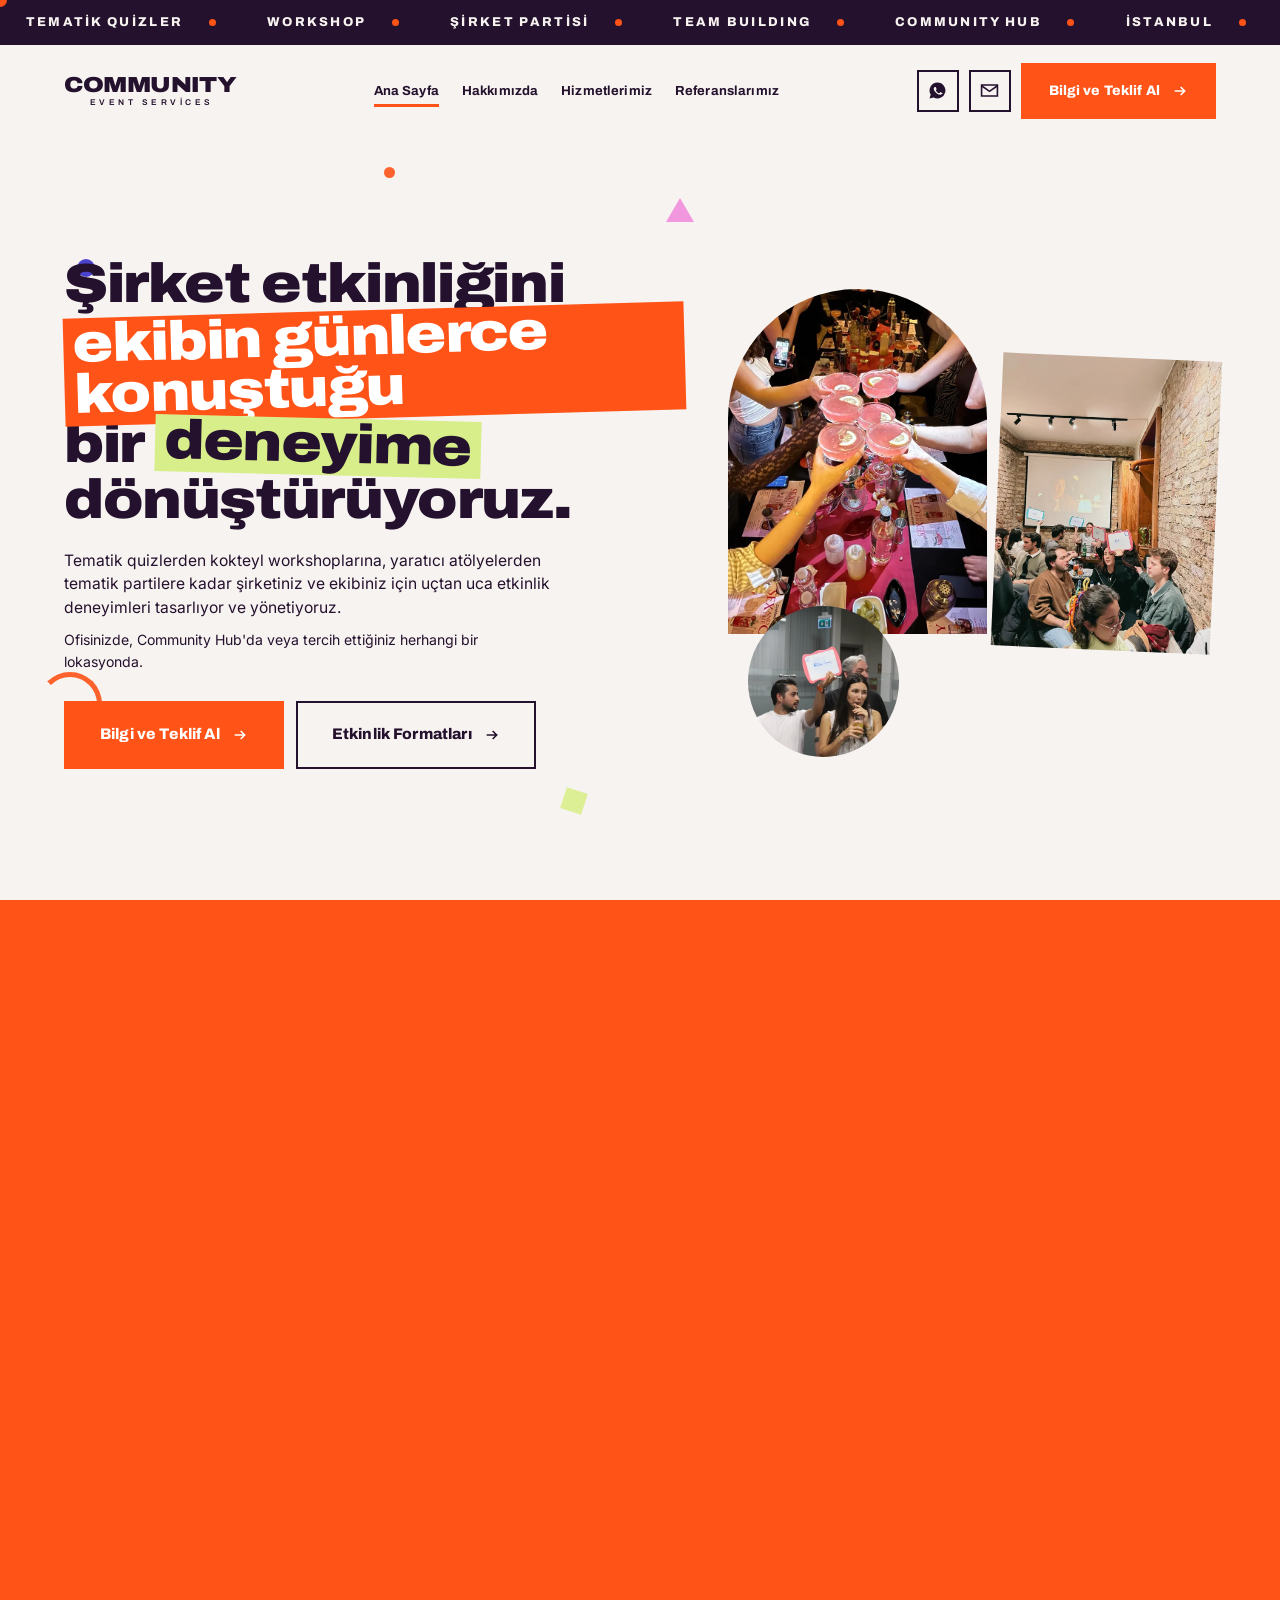
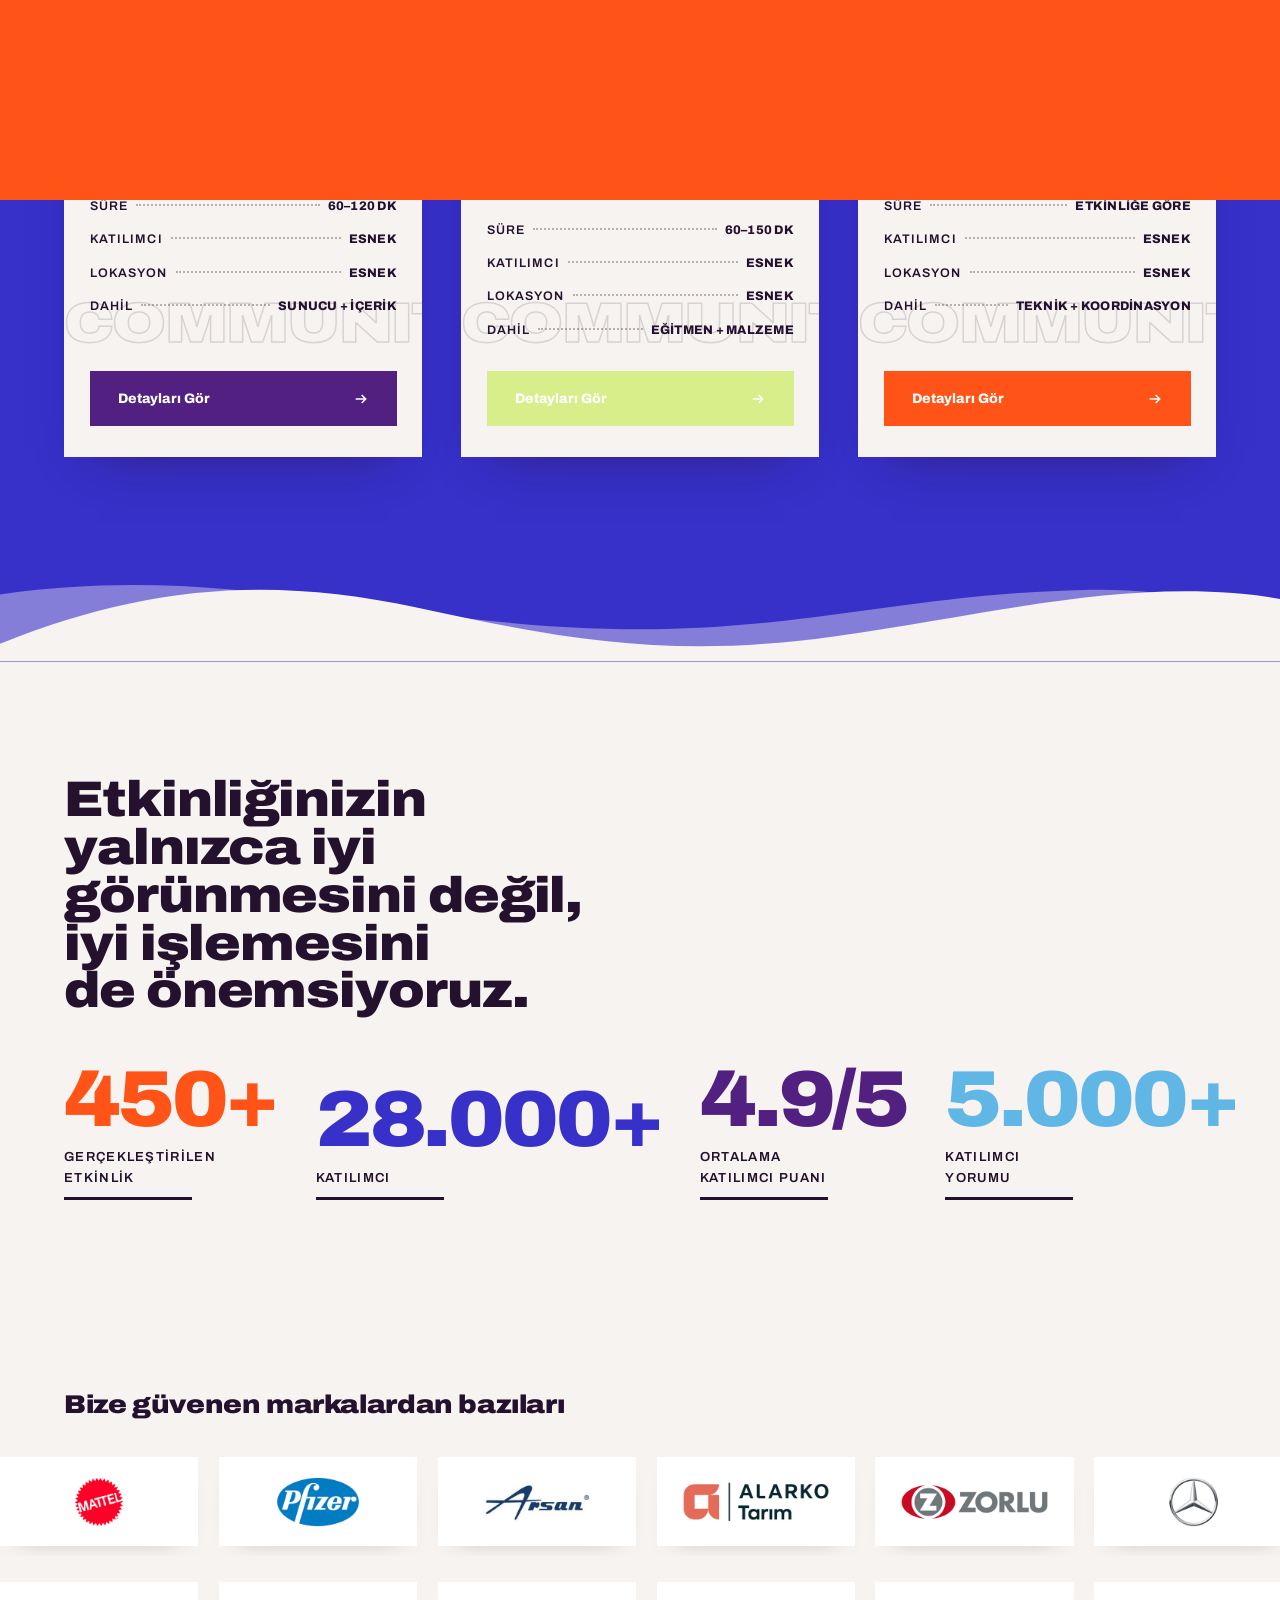
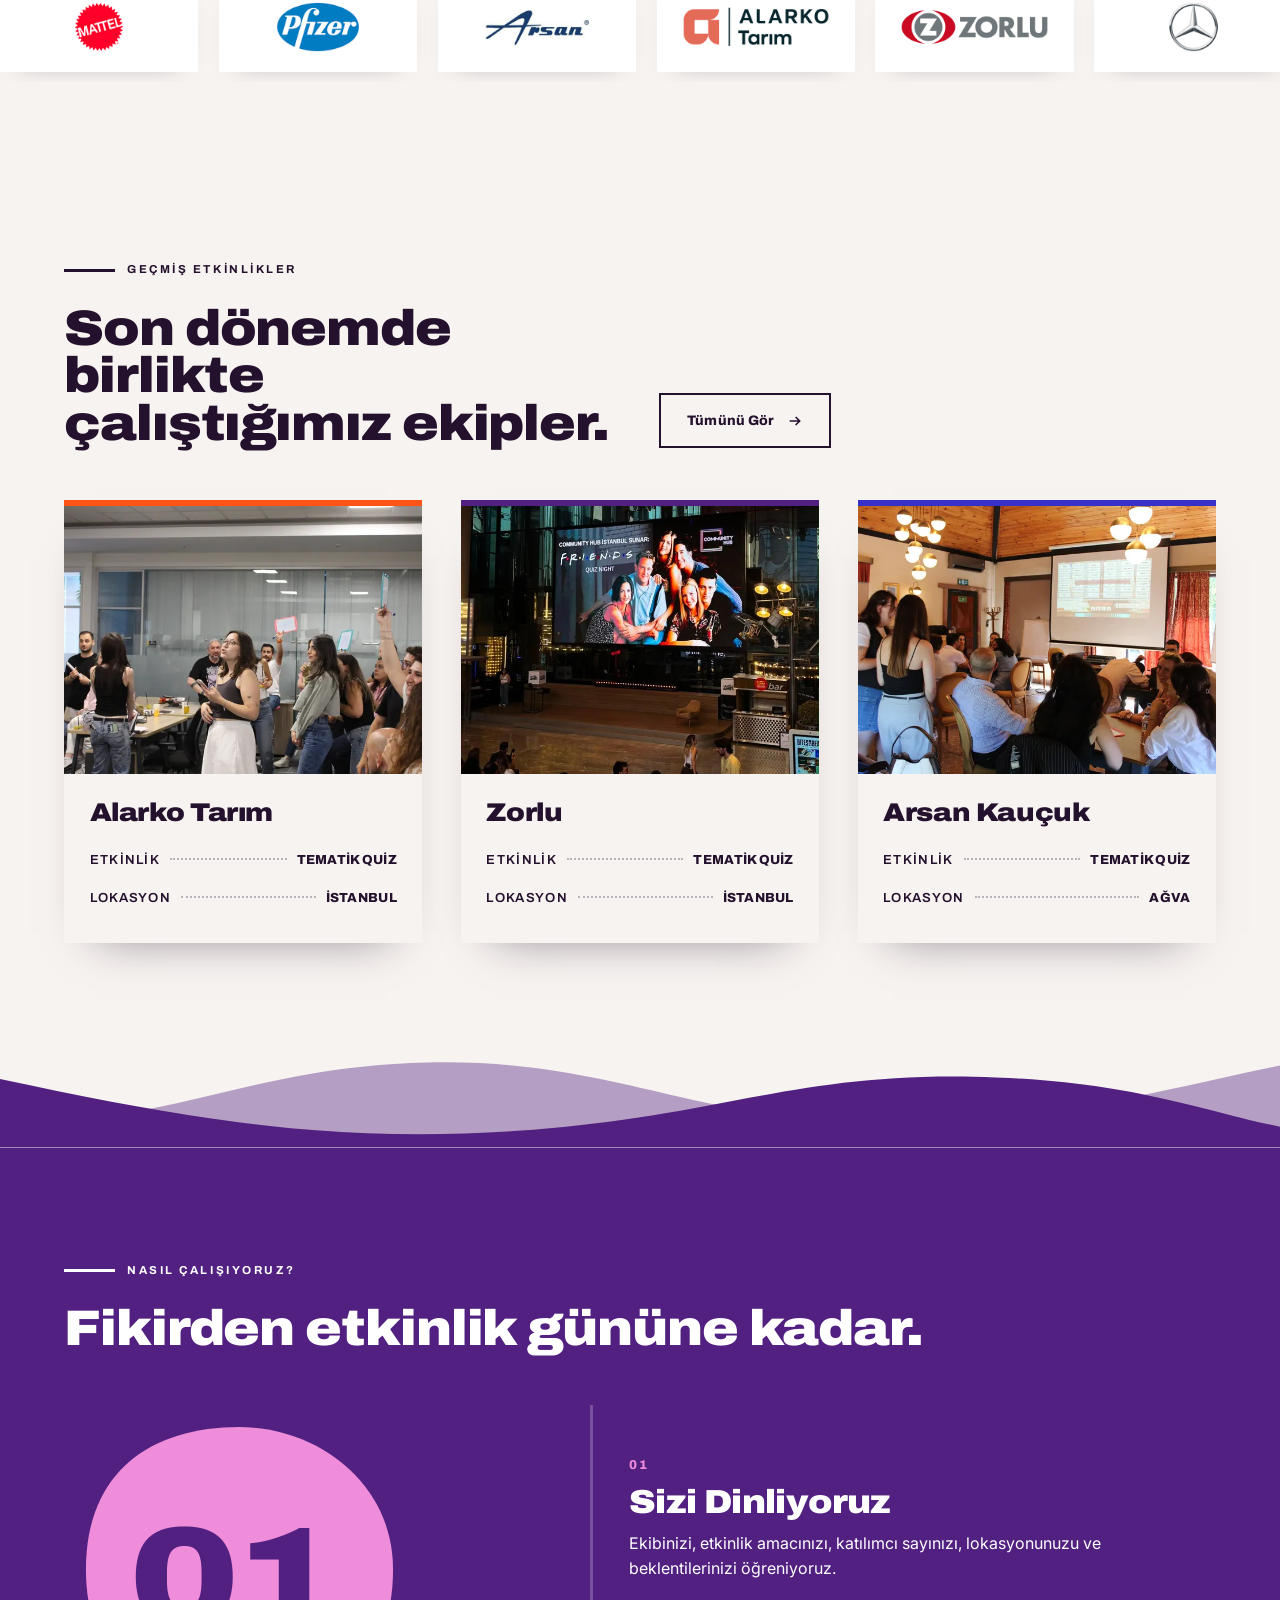
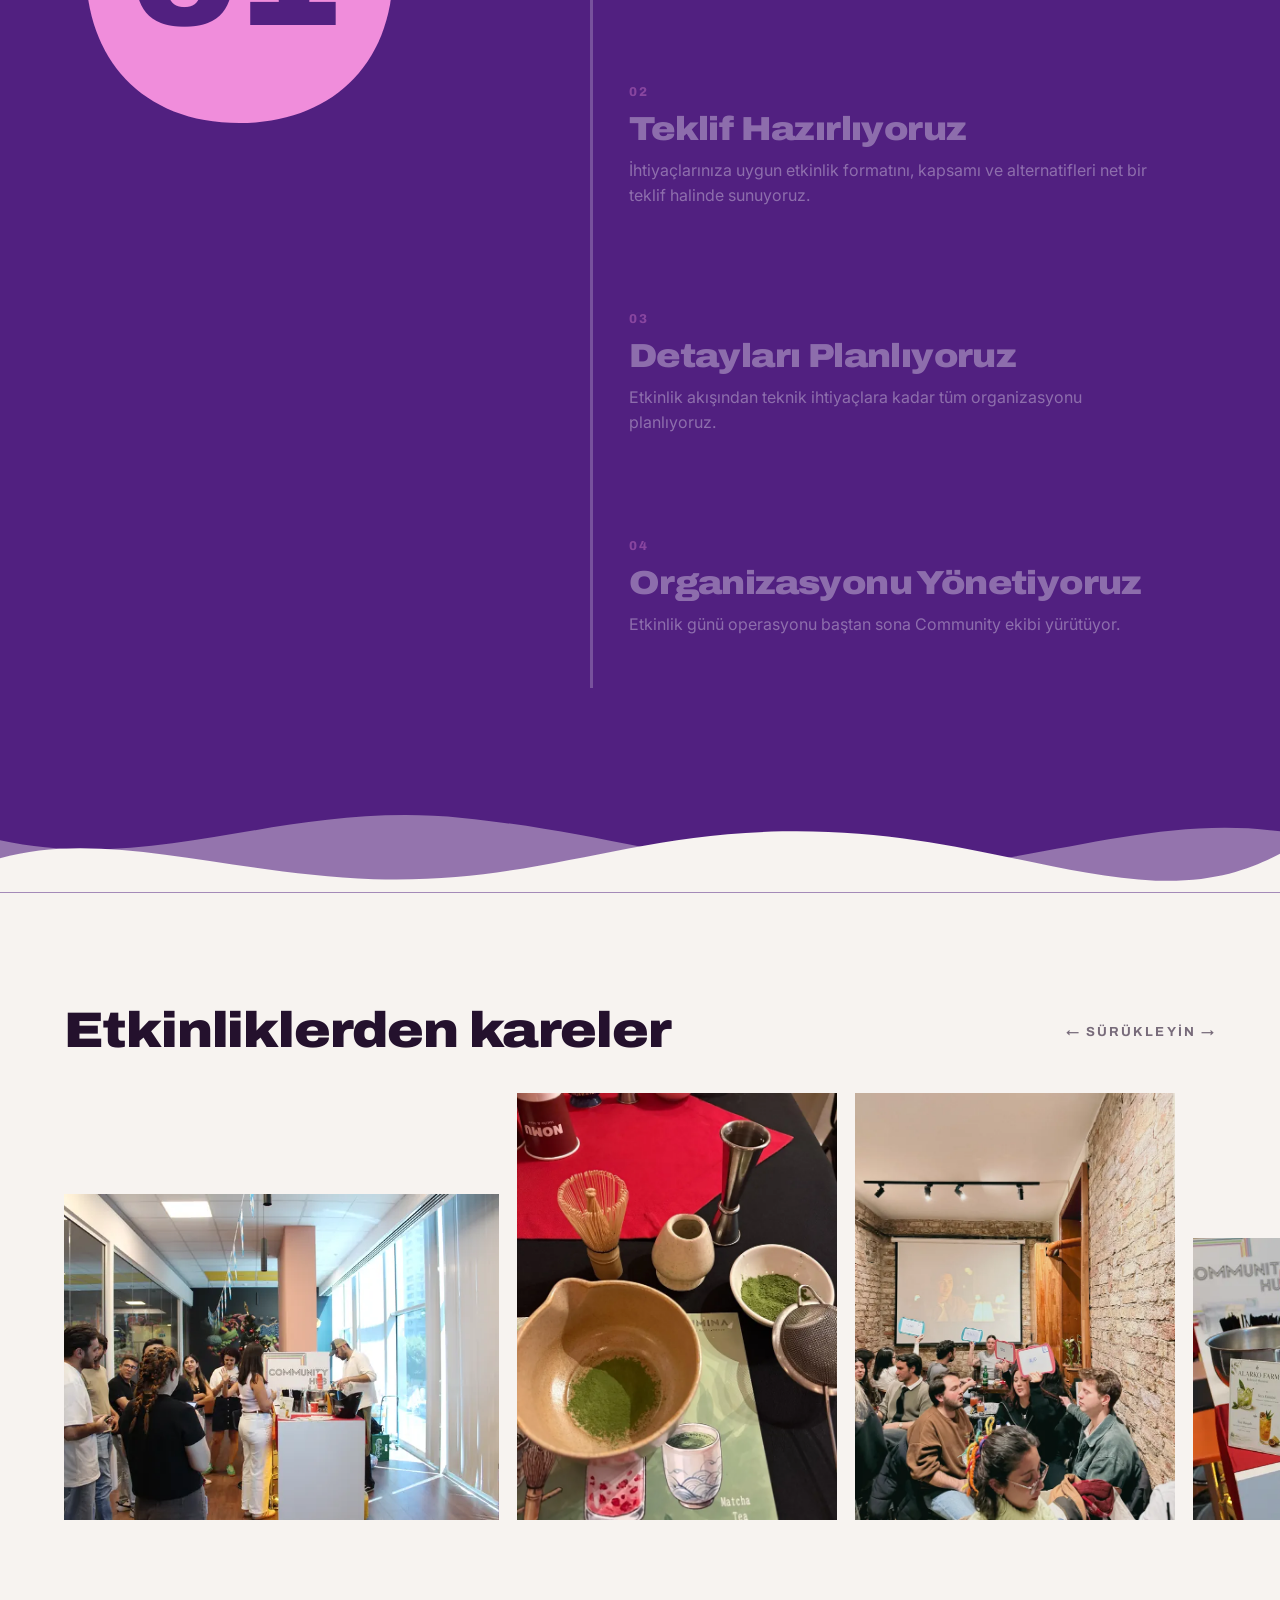
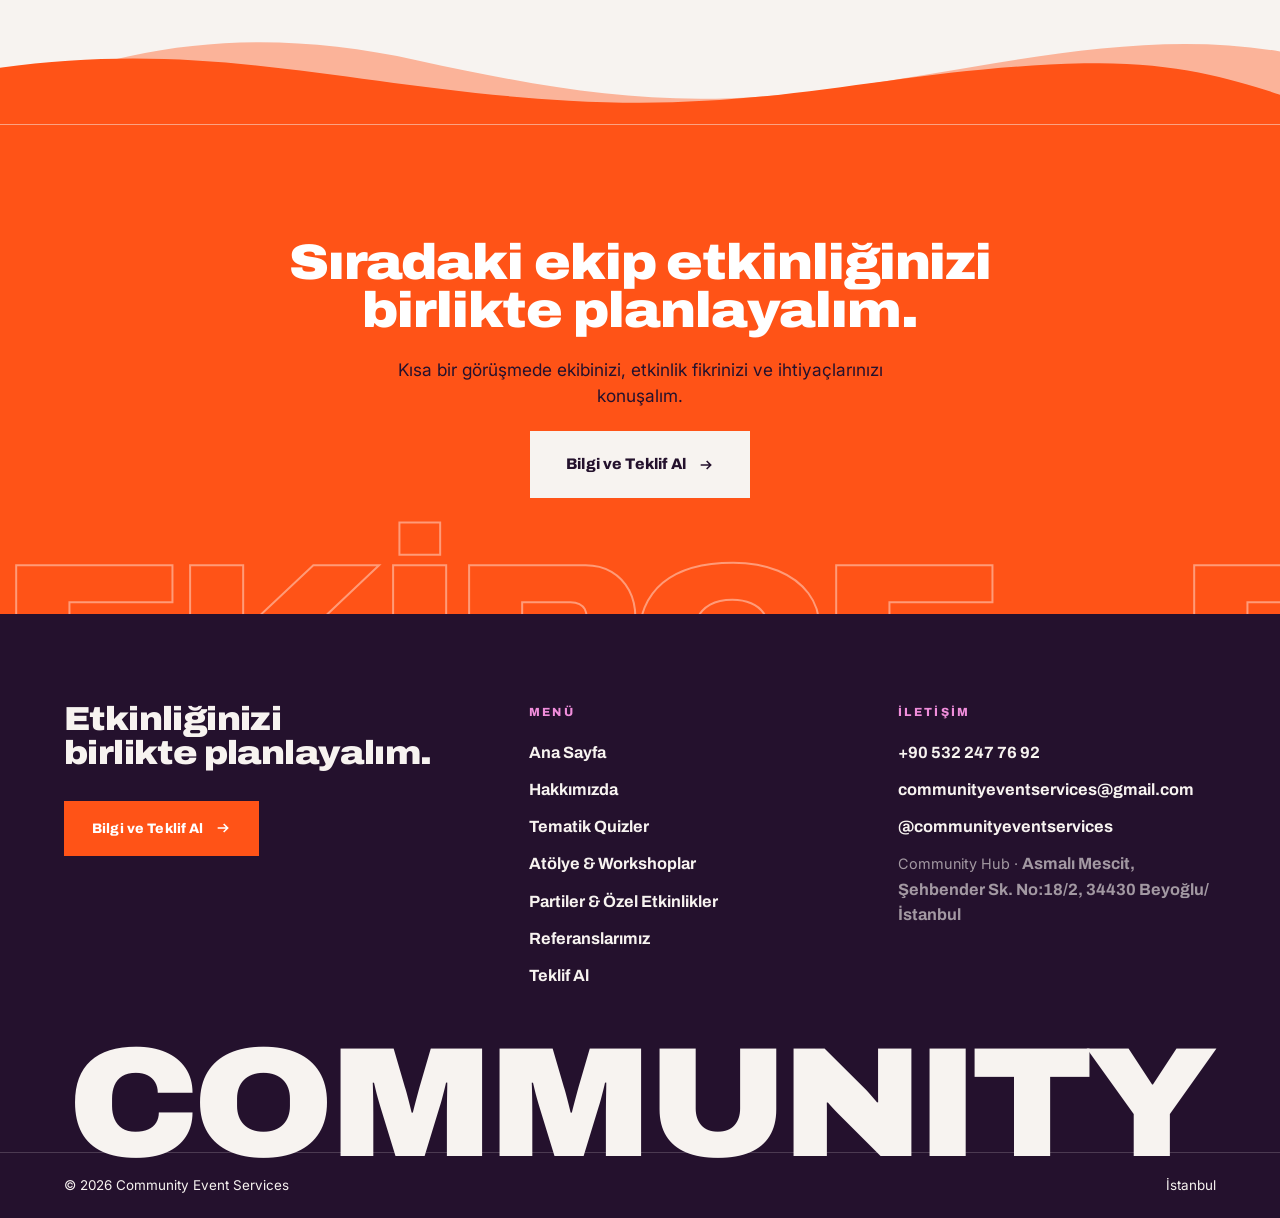
<file: index.html>
<!doctype html>
<html lang="tr">
<head>
 <!-- Google Tag Manager -->
<script>(function(w,d,s,l,i){w[l]=w[l]||[];w[l].push({'gtm.start':
new Date().getTime(),event:'gtm.js'});var f=d.getElementsByTagName(s)[0],
j=d.createElement(s),dl=l!='dataLayer'?'&l='+l:'';j.async=true;j.src=
'https://www.googletagmanager.com/gtm.js?id='+i+dl;f.parentNode.insertBefore(j,f);
})(window,document,'script','dataLayer','GTM-5QG9NL3G');</script>
<!-- End Google Tag Manager -->
<meta charset="utf-8">
<meta name="viewport" content="width=device-width,initial-scale=1">
<title>Community Event Services — Şirket Etkinlikleri, Tematik Quizler ve Atölyeler</title>
<meta name="description" content="Şirketler ve ekipler için tematik quiz etkinlikleri, kokteyl ve matcha workshopları, tuval boyama, vision board atölyeleri ve tematik partiler. İstanbul'da uçtan uca etkinlik tasarımı ve yönetimi.">
<meta name="theme-color" content="#F7F3F0">
<link rel="canonical" href="https://communityeventservices.com/index.html">
<meta property="og:type" content="website">
<meta property="og:locale" content="tr_TR">
<meta property="og:site_name" content="Community Event Services">
<meta property="og:title" content="Community Event Services — Şirket Etkinlikleri, Tematik Quizler ve Atölyeler">
<meta property="og:description" content="Şirketler ve ekipler için tematik quiz etkinlikleri, kokteyl ve matcha workshopları, tuval boyama, vision board atölyeleri ve tematik partiler. İstanbul'da uçtan uca etkinlik tasarımı ve yönetimi.">
<meta property="og:image" content="assets/img/og-default.jpg">
<meta name="twitter:card" content="summary_large_image">
<link rel="preconnect" href="https://fonts.googleapis.com">
<link rel="preconnect" href="https://fonts.gstatic.com" crossorigin>
<link href="https://fonts.googleapis.com/css2?family=Archivo:wdth,wght@62..125,400..900&family=Inter:wght@400;500;600&display=swap" rel="stylesheet">
<link rel="stylesheet" href="assets/css/styles.css">
<link rel="icon" href="assets/favicon.svg" type="image/svg+xml">
<noscript><style>.rv,.rv-mask>*{opacity:1!important;transform:none!important}.hl::before{transform:scaleX(1)!important}.wipe,.cursor{display:none!important}</style></noscript>
<script src="assets/js/config.js"></script>
</head>
<body>
 <!-- Google Tag Manager (noscript) -->
<noscript><iframe src="https://www.googletagmanager.com/ns.html?id=GTM-5QG9NL3G"
height="0" width="0" style="display:none;visibility:hidden"></iframe></noscript>
<!-- End Google Tag Manager (noscript) -->
<a class="skip-link" href="#main">İçeriğe geç</a>
<div class="wipe" aria-hidden="true"><span class="wipe__label"></span></div>
<div class="cursor" aria-hidden="true"><span class="cursor__label"></span></div>
<svg width="0" height="0" style="position:absolute" aria-hidden="true"><defs>
<pattern id="pat-dots" width="22" height="22" patternUnits="userSpaceOnUse"><circle cx="4" cy="4" r="3" fill="currentColor"/></pattern>
<pattern id="pat-squiggle" width="40" height="24" patternUnits="userSpaceOnUse"><path d="M0,12 q10,-11 20,0 t20,0" fill="none" stroke="currentColor" stroke-width="3"/></pattern>
<pattern id="pat-tri" width="34" height="34" patternUnits="userSpaceOnUse"><path d="M8,26 L17,8 L26,26 Z" fill="currentColor"/></pattern>
<pattern id="pat-arc" width="30" height="30" patternUnits="userSpaceOnUse"><path d="M0,26 a15,15 0 0 1 30,0" fill="none" stroke="currentColor" stroke-width="3"/></pattern>
</defs></svg>
<div class="ticker" aria-hidden="true"><div class="ticker__track"><span class="ticker__item">TEMATİK QUİZLER</span><span class="ticker__item">WORKSHOP</span><span class="ticker__item">ŞİRKET PARTİSİ</span><span class="ticker__item">TEAM BUILDING</span><span class="ticker__item">COMMUNITY HUB</span><span class="ticker__item">İSTANBUL</span><span class="ticker__item">TEMATİK QUİZLER</span><span class="ticker__item">WORKSHOP</span><span class="ticker__item">ŞİRKET PARTİSİ</span><span class="ticker__item">TEAM BUILDING</span><span class="ticker__item">COMMUNITY HUB</span><span class="ticker__item">İSTANBUL</span><span class="ticker__item">TEMATİK QUİZLER</span><span class="ticker__item">WORKSHOP</span><span class="ticker__item">ŞİRKET PARTİSİ</span><span class="ticker__item">TEAM BUILDING</span><span class="ticker__item">COMMUNITY HUB</span><span class="ticker__item">İSTANBUL</span><span class="ticker__item">TEMATİK QUİZLER</span><span class="ticker__item">WORKSHOP</span><span class="ticker__item">ŞİRKET PARTİSİ</span><span class="ticker__item">TEAM BUILDING</span><span class="ticker__item">COMMUNITY HUB</span><span class="ticker__item">İSTANBUL</span></div></div>
<header class="header">
 <div class="wrap header__inner">
  <a class="logo" href="index.html" aria-label="Community Event Services ana sayfa">
    <span class="logo__mark">COMMUNITY</span><span class="logo__sub">event services</span>
  </a>
  <nav class="nav" aria-label="Ana menü">
    <a class="nav__link" href="index.html" aria-current="page">Ana Sayfa</a><a class="nav__link" href="hakkimizda.html">Hakkımızda</a>
    <div class="nav__group">
      <button class="nav__link" aria-expanded="false" aria-haspopup="true">Hizmetlerimiz</button>
      <div class="nav__panel"><a href="tematik-quizler.html">Tematik Quizler</a><a href="workshoplar.html">Atölye & Workshoplar</a><a href="partiler.html">Partiler & Özel Etkinlikler</a></div>
    </div>
    <a class="nav__link" href="referanslarimiz.html">Referanslarımız</a>
  </nav>
  <div class="header__actions">
    <a class="icon-link icon-link--wa" data-c="wa-link" href="#" target="_blank" rel="noopener" aria-label="WhatsApp ile yazın"><svg viewBox="0 0 24 24"><path d="M12 2a10 10 0 0 0-8.6 15.1L2 22l5.1-1.3A10 10 0 1 0 12 2Zm5.5 14.1c-.2.6-1.2 1.2-1.7 1.2-.5.1-1 .1-1.6-.1-.4-.1-.9-.3-1.5-.6-2.6-1.1-4.3-3.7-4.4-3.9-.1-.2-1-1.4-1-2.6 0-1.2.6-1.8.9-2.1.2-.2.5-.3.7-.3h.5c.2 0 .4 0 .6.5.2.5.8 1.8.8 2 .1.1.1.3 0 .4l-.3.5-.4.4c-.1.1-.3.3-.1.6.2.3.7 1.2 1.6 2 1.1.9 1.9 1.2 2.2 1.3.3.1.4.1.6-.1.2-.2.7-.8.9-1.1.2-.3.4-.2.6-.1l1.9.9c.2.1.4.2.4.3.1.2.1.7-.1 1.3Z"/></svg></a>
    <a class="icon-link icon-link--mail" data-c="mail-link" href="#" aria-label="E-posta gönderin"><svg viewBox="0 0 24 24"><path d="M2 5h20v14H2z" fill="none" stroke="currentColor" stroke-width="2"/><path d="M2 6l10 7 10-7" fill="none" stroke="currentColor" stroke-width="2"/></svg></a>
    <a class="btn btn--accent" href="teklif-al.html" data-magnetic data-cursor="Teklif Al"><span>Bilgi ve Teklif Al</span><svg viewBox="0 0 24 24" aria-hidden="true"><path d="M4 12h15M13 6l6 6-6 6"/></svg></a>
    <button class="burger" aria-expanded="false" aria-label="Menüyü aç"><span></span></button>
  </div>
 </div>
</header>
<div class="menu" role="dialog" aria-modal="true" aria-label="Menü">
  <div class="menu__top">
    <span class="logo__mark">COMMUNITY</span>
    <button class="menu__close" aria-label="Menüyü kapat">✕</button>
  </div>
  <ul class="menu__list"><li><a href="index.html">Ana Sayfa</a></li><li><a href="hakkimizda.html">Hakkımızda</a></li>
    <li aria-hidden="true" style="opacity:.6;font-family:var(--display);font-weight:800;font-size:.78rem;letter-spacing:.2em;padding-top:16px">HİZMETLERİMİZ</li>
    <li><ul class="menu__list menu__sub"><li><a href="tematik-quizler.html">Tematik Quizler</a></li><li><a href="workshoplar.html">Atölye & Workshoplar</a></li><li><a href="partiler.html">Partiler & Özel Etkinlikler</a></li></ul></li>
    <li><a href="referanslarimiz.html">Referanslarımız</a></li><li><a href="teklif-al.html">Teklif Al</a></li></ul>
  <div class="menu__foot">
    <div class="sticker " aria-hidden="true" style="--st-bg:#D8EE8A;--st-fg:#24112D;--st-ring:#24112D;--rot:-14deg">HADİ<br>BAŞLAYALIM</div>
    <a class="btn btn--light" data-c="wa-link" href="#" target="_blank" rel="noopener"><span>WhatsApp</span><svg viewBox="0 0 24 24" aria-hidden="true"><path d="M4 12h15M13 6l6 6-6 6"/></svg></a>
    <a class="btn btn--outline" data-c="mail-link" href="#"><span>E-posta</span><svg viewBox="0 0 24 24" aria-hidden="true"><path d="M4 12h15M13 6l6 6-6 6"/></svg></a>
  </div>
</div>
<main id="main">
<section class="hero block block--cream">
 <div class="confetti" aria-hidden="true">
   <i class="cf-dot" data-mouse="28" style="left:6%;top:16%;width:18px;height:18px;background:#3730C9"></i>
   <i class="cf-tri" data-mouse="-34" style="left:52%;top:8%;color:#F08DDB"></i>
   <i class="cf-arc" data-mouse="22" style="left:3%;bottom:22%;width:64px;height:64px;color:#FF5317"></i>
   <i class="cf-sq" data-mouse="-20" style="left:44%;bottom:12%;width:22px;height:22px;background:#D8EE8A"></i>
   <i class="cf-dot" data-mouse="30" style="left:30%;top:4%;width:11px;height:11px;background:#FF5317"></i>
 </div>
 <div class="wrap hero__inner">
   <div class="hero__head">
     <h1 class="display t-hero rv">Şirket etkinliğini <span class="hl hl--orange hl--r1">ekibin günlerce konuştuğu</span> bir <span class="hl hl--lime hl--r2">deneyime</span> dönüştürüyoruz.</h1>
     <p class="lede hero__body rv">Tematik quizlerden kokteyl workshoplarına, yaratıcı atölyelerden tematik partilere kadar şirketiniz ve ekibiniz için uçtan uca etkinlik deneyimleri tasarlıyor ve yönetiyoruz.</p>
     <p class="hero__sec rv">Ofisinizde, Community Hub'da veya tercih ettiğiniz herhangi bir lokasyonda.</p>
     <div class="hero__cta rv">
       <a class="btn btn--accent btn--lg" href="teklif-al.html" data-magnetic data-cursor="Teklif Al"><span>Bilgi ve Teklif Al</span><svg viewBox="0 0 24 24" aria-hidden="true"><path d="M4 12h15M13 6l6 6-6 6"/></svg></a>
       <a class="btn btn--outline btn--lg" href="#hizmetler"><span>Etkinlik Formatları</span><svg viewBox="0 0 24 24" aria-hidden="true"><path d="M4 12h15M13 6l6 6-6 6"/></svg></a>
     </div>
   </div>
   <div class="hero__collage">
     <div class="hero__ph hero__ph--a" data-mouse="12"><img class="ph ph--arch" src="assets/img/kokteyl-03-700.webp" srcset="assets/img/kokteyl-03-700.webp 700w, assets/img/kokteyl-03-1200.webp 1200w" sizes="(max-width:560px) 92vw, (max-width:1179px) 52vw, 22vw" alt="Kokteyl workshopunda kadeh kaldıran ekip" width="1200" height="1600" loading="eager" fetchpriority="high" decoding="async"></div>
     <div class="hero__ph hero__ph--b" data-mouse="-14" style="--rot:2.5deg"><img class="ph ph--block" src="assets/img/quiz-gece-01-700.webp" srcset="assets/img/quiz-gece-01-700.webp 700w, assets/img/quiz-gece-01-1400.webp 1400w" sizes="(max-width:560px) 46vw, (max-width:1179px) 44vw, 19vw" alt="Quiz etkinliğinde dolu salon" width="1400" height="1867" loading="lazy" decoding="async"></div>
     <div class="hero__ph hero__ph--c" data-mouse="9"><img class="ph ph--circle" src="assets/img/kurumsal-quiz-02-700.webp" srcset="assets/img/kurumsal-quiz-02-700.webp 700w, assets/img/kurumsal-quiz-02-1400.webp 1400w" sizes="(max-width:560px) 46vw, (max-width:1179px) 28vw, 13vw" alt="Quiz etkinliğinde cevap kartı kaldıran ekip" width="1400" height="933" loading="lazy" decoding="async"></div>
   </div>
 </div>
</section><svg class="blob" viewBox="0 0 1440 120" preserveAspectRatio="none" aria-hidden="true" style="background:#F7F3F0">
<path d="M0,74 C120,34 260,96 420,102 C600,109 700,42 880,38 C1060,34 1180,98 1300,104 C1370,107 1410,86 1440,68 L1440,120 L0,120 Z" fill="#3730C9" opacity=".4" transform="translate(0,-14)"/>
<path d="M0,64 C180,110 320,10 520,34 C720,58 820,120 1020,104 C1180,91 1300,30 1440,52 L1440,120 L0,120 Z" fill="#3730C9"/></svg>
<section class="block block--blue section" id="hizmetler">
 <div class="wrap">
  <p class="eyebrow rv">Ne Yapıyoruz?</p>
  <div class="grid g-2 mb-l" style="align-items:end">
    <h2 class="display t-xl rv">Ekibiniz için doğru etkinlik formatını birlikte seçelim.</h2>
    <p class="lede rv">Her şirketin dinamiği, ekibi ve etkinlikten beklentisi farklı. Bu nedenle farklı formatları şirketinizin ihtiyaçlarına göre özelleştiriyoruz.</p>
  </div>
  <div class="grid g-3 tickets" data-stagger><a class="ticket rv" href="tematik-quizler.html" data-tilt data-cursor="İncele" style="--tk:#512080">
  <div class="ticket__media"><img src="assets/img/kurumsal-quiz-03-700.webp" srcset="assets/img/kurumsal-quiz-03-700.webp 700w, assets/img/kurumsal-quiz-03-1400.webp 1400w" sizes="(max-width:767px) 92vw, 32vw" alt="Ofiste düzenlenen quiz etkinliğinde el kaldıran ekip" width="1400" height="933" loading="lazy" decoding="async"><span class="ticket__tag">QUIZ</span></div>
  <div class="ticket__perf" aria-hidden="true"></div>
  <div class="ticket__body">
    <span class="ticket__wm" aria-hidden="true">COMMUNITY</span>
    <h3 class="display t-md ticket__title">Tematik Quiz Etkinlikleri</h3>
    <p class="ticket__desc">Klasik bilgi yarışmalarından şirketinize özel hazırlanan quizlere kadar ekipleri bir araya getiren interaktif etkinlikler.</p>
    <ul class="ticket__specs"><li>Süre<b>60–120 dk</b></li><li>Katılımcı<b>Esnek</b></li><li>Lokasyon<b>Esnek</b></li><li>Dahil<b>Sunucu + içerik</b></li></ul>
    <div class="ticket__cta"><span class="btn btn--full"><span>Detayları Gör</span><svg viewBox="0 0 24 24" aria-hidden="true"><path d="M4 12h15M13 6l6 6-6 6"/></svg></span></div>
  </div>
</a><a class="ticket rv" href="workshoplar.html" data-tilt data-cursor="İncele" style="--tk:#D8EE8A">
  <div class="ticket__media"><img src="assets/img/parti-grup-01-700.webp" srcset="assets/img/parti-grup-01-700.webp 700w, assets/img/parti-grup-01-1400.webp 1400w" sizes="(max-width:767px) 92vw, 32vw" alt="Kokteyl atölyesi sonrası bir araya gelen ekip" width="1400" height="788" loading="lazy" decoding="async"><span class="ticket__tag">ATÖLYE</span></div>
  <div class="ticket__perf" aria-hidden="true"></div>
  <div class="ticket__body">
    <span class="ticket__wm" aria-hidden="true">COMMUNITY</span>
    <h3 class="display t-md ticket__title">Atölye & Workshoplar</h3>
    <p class="ticket__desc">Kokteyl workshoplarından matcha deneyimlerine, tuval boyamadan vision board çalışmalarına kadar yaratıcı ekip deneyimleri.</p>
    <ul class="ticket__specs"><li>Süre<b>60–150 dk</b></li><li>Katılımcı<b>Esnek</b></li><li>Lokasyon<b>Esnek</b></li><li>Dahil<b>Eğitmen + malzeme</b></li></ul>
    <div class="ticket__cta"><span class="btn btn--full"><span>Detayları Gör</span><svg viewBox="0 0 24 24" aria-hidden="true"><path d="M4 12h15M13 6l6 6-6 6"/></svg></span></div>
  </div>
</a><a class="ticket rv" href="partiler.html" data-tilt data-cursor="İncele" style="--tk:#FF5317">
  <div class="ticket__media"><img src="assets/img/parti-beykoz-01-700.webp" srcset="assets/img/parti-beykoz-01-700.webp 700w, assets/img/parti-beykoz-01-1206.webp 1206w" sizes="(max-width:767px) 92vw, 32vw" alt="Beykoz'da açık havada düzenlenen özel etkinlik" width="1206" height="1559" loading="lazy" decoding="async"><span class="ticket__tag">PARTİ</span></div>
  <div class="ticket__perf" aria-hidden="true"></div>
  <div class="ticket__body">
    <span class="ticket__wm" aria-hidden="true">COMMUNITY</span>
    <h3 class="display t-md ticket__title">Partiler & Özel Etkinlikler</h3>
    <p class="ticket__desc">Karaoke, DJ performansı, canlı müzik, sezonluk konseptler ve şirketinize özel temalar.</p>
    <ul class="ticket__specs"><li>Süre<b>Etkinliğe göre</b></li><li>Katılımcı<b>Esnek</b></li><li>Lokasyon<b>Esnek</b></li><li>Dahil<b>Teknik + koordinasyon</b></li></ul>
    <div class="ticket__cta"><span class="btn btn--full"><span>Detayları Gör</span><svg viewBox="0 0 24 24" aria-hidden="true"><path d="M4 12h15M13 6l6 6-6 6"/></svg></span></div>
  </div>
</a></div>
 </div>
</section>
<svg class="blob" viewBox="0 0 1440 120" preserveAspectRatio="none" aria-hidden="true" style="background:#3730C9">
<path d="M0,44 C240,4 400,72 640,88 C880,104 1000,44 1220,38 C1320,35 1390,60 1440,80 L1440,120 L0,120 Z" fill="#F7F3F0" opacity=".4" transform="translate(0,-14)"/>
<path d="M0,96 C160,20 300,4 470,48 C640,92 760,116 940,86 C1120,56 1280,4 1440,36 L1440,120 L0,120 Z" fill="#F7F3F0"/></svg><section class="block block--cream section" id="rakamlar">
 <div class="wrap">
  <div class="grid g-2 mb-l" style="align-items:end">
    <h2 class="display t-xl rv">Etkinliğinizin yalnızca iyi görünmesini değil, iyi işlemesini de önemsiyoruz.</h2>
    <p class="copy rv">Etkinlik formatı, akış, teknik kurulum ve gün içi operasyon tek ekip tarafından yürütülüyor. Siz yalnızca katılıyorsunuz.</p>
  </div>
  <div class="stats rv" data-stagger><div class="stat rv"><p class="stat__value" data-count="450" data-suffix="+" data-dec="0" data-group="0">0</p><p class="stat__label">Gerçekleştirilen Etkinlik</p></div><div class="stat rv"><p class="stat__value" data-count="28000" data-suffix="+" data-dec="0" data-group="1">0</p><p class="stat__label">Katılımcı</p></div><div class="stat rv"><p class="stat__value" data-count="4.9" data-suffix="/5" data-dec="1" data-group="0">0</p><p class="stat__label">Ortalama Katılımcı Puanı</p></div><div class="stat rv"><p class="stat__value" data-count="5000" data-suffix="+" data-dec="0" data-group="1">0</p><p class="stat__label">Katılımcı Yorumu</p></div></div>
 </div>
</section><section class="block block--cream section--tight" style="padding-bottom:clamp(40px,5vw,80px)">
 <div class="wrap"><h2 class="display t-md rv" style="margin-bottom:28px">Bize güvenen markalardan bazıları</h2></div>
 <div class="logos"><div class="logos__track"><div class="logo-plate"><img src="assets/img/logo-mattel.png" alt="Mattel" width="440" height="180" loading="lazy" decoding="async"></div><div class="logo-plate"><img src="assets/img/logo-pfizer.png" alt="Pfizer" width="440" height="180" loading="lazy" decoding="async"></div><div class="logo-plate"><img src="assets/img/logo-arsan.png" alt="Arsan Kauçuk" width="440" height="180" loading="lazy" decoding="async"></div><div class="logo-plate"><img src="assets/img/logo-alarko-tarim.png" alt="Alarko Tarım" width="440" height="180" loading="lazy" decoding="async"></div><div class="logo-plate"><img src="assets/img/logo-zorlu.png" alt="Zorlu" width="440" height="180" loading="lazy" decoding="async"></div><div class="logo-plate"><img src="assets/img/logo-mercedes.png" alt="Mercedes-Benz" width="440" height="180" loading="lazy" decoding="async"></div><div class="logo-plate"><img src="assets/img/logo-aksigorta.png" alt="Aksigorta" width="440" height="180" loading="lazy" decoding="async"></div><div class="logo-plate"><img src="assets/img/logo-agesa.png" alt="Agesa" width="440" height="180" loading="lazy" decoding="async"></div><div class="logo-plate"><img src="assets/img/logo-midas.png" alt="Midas" width="440" height="180" loading="lazy" decoding="async"></div><div class="logo-plate"><img src="assets/img/logo-abdi-ibrahim.png" alt="Abdi İbrahim" width="440" height="180" loading="lazy" decoding="async"></div><div class="logo-plate"><img src="assets/img/logo-mattel.png" alt="Mattel" width="440" height="180" loading="lazy" decoding="async"></div><div class="logo-plate"><img src="assets/img/logo-pfizer.png" alt="Pfizer" width="440" height="180" loading="lazy" decoding="async"></div><div class="logo-plate"><img src="assets/img/logo-arsan.png" alt="Arsan Kauçuk" width="440" height="180" loading="lazy" decoding="async"></div><div class="logo-plate"><img src="assets/img/logo-alarko-tarim.png" alt="Alarko Tarım" width="440" height="180" loading="lazy" decoding="async"></div><div class="logo-plate"><img src="assets/img/logo-zorlu.png" alt="Zorlu" width="440" height="180" loading="lazy" decoding="async"></div><div class="logo-plate"><img src="assets/img/logo-mercedes.png" alt="Mercedes-Benz" width="440" height="180" loading="lazy" decoding="async"></div><div class="logo-plate"><img src="assets/img/logo-aksigorta.png" alt="Aksigorta" width="440" height="180" loading="lazy" decoding="async"></div><div class="logo-plate"><img src="assets/img/logo-agesa.png" alt="Agesa" width="440" height="180" loading="lazy" decoding="async"></div><div class="logo-plate"><img src="assets/img/logo-midas.png" alt="Midas" width="440" height="180" loading="lazy" decoding="async"></div><div class="logo-plate"><img src="assets/img/logo-abdi-ibrahim.png" alt="Abdi İbrahim" width="440" height="180" loading="lazy" decoding="async"></div></div></div>
 <div class="logos logos--rev" style="margin-top:16px"><div class="logos__track"><div class="logo-plate"><img src="assets/img/logo-mattel.png" alt="Mattel" width="440" height="180" loading="lazy" decoding="async"></div><div class="logo-plate"><img src="assets/img/logo-pfizer.png" alt="Pfizer" width="440" height="180" loading="lazy" decoding="async"></div><div class="logo-plate"><img src="assets/img/logo-arsan.png" alt="Arsan Kauçuk" width="440" height="180" loading="lazy" decoding="async"></div><div class="logo-plate"><img src="assets/img/logo-alarko-tarim.png" alt="Alarko Tarım" width="440" height="180" loading="lazy" decoding="async"></div><div class="logo-plate"><img src="assets/img/logo-zorlu.png" alt="Zorlu" width="440" height="180" loading="lazy" decoding="async"></div><div class="logo-plate"><img src="assets/img/logo-mercedes.png" alt="Mercedes-Benz" width="440" height="180" loading="lazy" decoding="async"></div><div class="logo-plate"><img src="assets/img/logo-aksigorta.png" alt="Aksigorta" width="440" height="180" loading="lazy" decoding="async"></div><div class="logo-plate"><img src="assets/img/logo-agesa.png" alt="Agesa" width="440" height="180" loading="lazy" decoding="async"></div><div class="logo-plate"><img src="assets/img/logo-midas.png" alt="Midas" width="440" height="180" loading="lazy" decoding="async"></div><div class="logo-plate"><img src="assets/img/logo-abdi-ibrahim.png" alt="Abdi İbrahim" width="440" height="180" loading="lazy" decoding="async"></div><div class="logo-plate"><img src="assets/img/logo-mattel.png" alt="Mattel" width="440" height="180" loading="lazy" decoding="async"></div><div class="logo-plate"><img src="assets/img/logo-pfizer.png" alt="Pfizer" width="440" height="180" loading="lazy" decoding="async"></div><div class="logo-plate"><img src="assets/img/logo-arsan.png" alt="Arsan Kauçuk" width="440" height="180" loading="lazy" decoding="async"></div><div class="logo-plate"><img src="assets/img/logo-alarko-tarim.png" alt="Alarko Tarım" width="440" height="180" loading="lazy" decoding="async"></div><div class="logo-plate"><img src="assets/img/logo-zorlu.png" alt="Zorlu" width="440" height="180" loading="lazy" decoding="async"></div><div class="logo-plate"><img src="assets/img/logo-mercedes.png" alt="Mercedes-Benz" width="440" height="180" loading="lazy" decoding="async"></div><div class="logo-plate"><img src="assets/img/logo-aksigorta.png" alt="Aksigorta" width="440" height="180" loading="lazy" decoding="async"></div><div class="logo-plate"><img src="assets/img/logo-agesa.png" alt="Agesa" width="440" height="180" loading="lazy" decoding="async"></div><div class="logo-plate"><img src="assets/img/logo-midas.png" alt="Midas" width="440" height="180" loading="lazy" decoding="async"></div><div class="logo-plate"><img src="assets/img/logo-abdi-ibrahim.png" alt="Abdi İbrahim" width="440" height="180" loading="lazy" decoding="async"></div></div></div>
</section><section class="block block--cream section">
 <div class="wrap">
  <div class="grid g-2 mb-l" style="align-items:end">
    <div>
      <p class="eyebrow rv">Geçmiş Etkinlikler</p>
      <h2 class="display t-xl rv">Son dönemde birlikte çalıştığımız ekipler.</h2>
    </div>
    <a class="btn btn--outline rv" href="referanslarimiz.html" style="justify-self:start"><span>Tümünü Gör</span><svg viewBox="0 0 24 24" aria-hidden="true"><path d="M4 12h15M13 6l6 6-6 6"/></svg></a>
  </div>
  <div class="grid g-3" data-stagger><article class="pastcard rv" style="--tk:#FF5317">
  <div class="pastcard__media"><img class="ph ph--block" style="aspect-ratio:4/3" src="assets/img/etkinlik-alarko-700.webp" srcset="assets/img/etkinlik-alarko-700.webp 700w, assets/img/etkinlik-alarko-1400.webp 1400w" sizes="(max-width:767px) 92vw, 31vw" alt="Alarko Tarım quiz etkinliğinde el kaldıran ekip" width="1400" height="933" loading="lazy" decoding="async"></div>
  <div class="pastcard__body">
    <h3 class="display t-md">Alarko Tarım</h3>
    <ul class="case__specs">
      <li>Etkinlik<b>Tematik Quiz</b></li>
      <li>Lokasyon<b>İstanbul</b></li>
    </ul>
  </div>
</article><article class="pastcard rv" style="--tk:#512080">
  <div class="pastcard__media"><img class="ph ph--block" style="aspect-ratio:4/3" src="assets/img/etkinlik-zorlu-700.webp" srcset="assets/img/etkinlik-zorlu-700.webp 700w" sizes="(max-width:767px) 92vw, 31vw" alt="Zorlu Center'da dev ekranda Friends temalı quiz etkinliği" width="700" height="697" loading="lazy" decoding="async"></div>
  <div class="pastcard__body">
    <h3 class="display t-md">Zorlu</h3>
    <ul class="case__specs">
      <li>Etkinlik<b>Tematik Quiz</b></li>
      <li>Lokasyon<b>İstanbul</b></li>
    </ul>
  </div>
</article><article class="pastcard rv" style="--tk:#3730C9">
  <div class="pastcard__media"><img class="ph ph--block" style="aspect-ratio:4/3" src="assets/img/etkinlik-arsan-700.webp" srcset="assets/img/etkinlik-arsan-700.webp 700w, assets/img/etkinlik-arsan-1400.webp 1400w" sizes="(max-width:767px) 92vw, 31vw" alt="Arsan Kauçuk quiz etkinliğinde katılımcılar" width="1400" height="933" loading="lazy" decoding="async"></div>
  <div class="pastcard__body">
    <h3 class="display t-md">Arsan Kauçuk</h3>
    <ul class="case__specs">
      <li>Etkinlik<b>Tematik Quiz</b></li>
      <li>Lokasyon<b>Ağva</b></li>
    </ul>
  </div>
</article></div>
 </div>
</section><svg class="blob" viewBox="0 0 1440 120" preserveAspectRatio="none" aria-hidden="true" style="background:#F7F3F0">
<path d="M0,102 C200,102 280,26 480,20 C680,14 780,96 980,102 C1160,107 1300,58 1440,24 L1440,120 L0,120 Z" fill="#512080" opacity=".4" transform="translate(0,-14)"/>
<path d="M0,28 C220,84 380,116 600,96 C820,76 900,16 1120,26 C1280,33 1360,74 1440,92 L1440,120 L0,120 Z" fill="#512080"/></svg>
<section class="block block--purple section" data-process>
 <div class="wrap">
  <p class="eyebrow rv">Nasıl Çalışıyoruz?</p>
  <h2 class="display t-xl mb-l rv">Fikirden etkinlik gününe kadar.</h2>
  <div class="process">
    <div class="process__sticky">
      <div class="process__shape">
        <svg viewBox="0 0 310 310" aria-hidden="true"><path fill="#F08DDB" d="M160,20 C230,20 300,70 300,150 C300,240 240,290 160,290 C70,290 20,230 20,150 C20,60 80,20 160,20 Z"/></svg>
        <span class="process__num" aria-hidden="true">01</span>
      </div>
    </div>
    <ol class="process__list">
      <li class="process__line" aria-hidden="true"></li>
      <li class="process__step is-active" data-num="01"><span class="process__stepnum">01</span><h3 class="display t-lg">Sizi Dinliyoruz</h3><p>Ekibinizi, etkinlik amacınızı, katılımcı sayınızı, lokasyonunuzu ve beklentilerinizi öğreniyoruz.</p></li><li class="process__step" data-num="02"><span class="process__stepnum">02</span><h3 class="display t-lg">Teklif Hazırlıyoruz</h3><p>İhtiyaçlarınıza uygun etkinlik formatını, kapsamı ve alternatifleri net bir teklif halinde sunuyoruz.</p></li><li class="process__step" data-num="03"><span class="process__stepnum">03</span><h3 class="display t-lg">Detayları Planlıyoruz</h3><p>Etkinlik akışından teknik ihtiyaçlara kadar tüm organizasyonu planlıyoruz.</p></li><li class="process__step" data-num="04"><span class="process__stepnum">04</span><h3 class="display t-lg">Organizasyonu Yönetiyoruz</h3><p>Etkinlik günü operasyonu baştan sona Community ekibi yürütüyor.</p></li>
    </ol>
  </div>
 </div>
</section>
<svg class="blob" viewBox="0 0 1440 120" preserveAspectRatio="none" aria-hidden="true" style="background:#512080">
<path d="M0,64 C180,110 320,10 520,34 C720,58 820,120 1020,104 C1180,91 1300,30 1440,52 L1440,120 L0,120 Z" fill="#F7F3F0" opacity=".4" transform="translate(0,-14)"/>
<path d="M0,74 C120,34 260,96 420,102 C600,109 700,42 880,38 C1060,34 1180,98 1300,104 C1370,107 1410,86 1440,68 L1440,120 L0,120 Z" fill="#F7F3F0"/></svg><section class="block block--cream section" style="overflow:hidden">
 <div class="wrap" style="display:flex;justify-content:space-between;align-items:flex-end;gap:24px;flex-wrap:wrap;margin-bottom:clamp(24px,3vw,44px)">
   <h2 class="display t-xl rv">Etkinliklerden kareler</h2>
   <p style="font-size:.82rem;letter-spacing:.16em;text-transform:uppercase;font-family:var(--display);font-weight:700;opacity:.6">← Sürükleyin →</p>
 </div>
 <div style="position:relative">
   <div class="strip" data-cursor="Sürükle"><div class="strip__item s-wide"><img class="ph ph--block" src="assets/img/kurumsal-etkinlik-01-700.webp" srcset="assets/img/kurumsal-etkinlik-01-700.webp 700w, assets/img/kurumsal-etkinlik-01-1400.webp 1400w" sizes="(max-width:767px) 70vw, 30vw" alt="Şirket etkinliğinde sohbet eden katılımcılar" width="1400" height="933" loading="lazy" decoding="async"></div><div class="strip__item s-tall"><img class="ph ph--block" src="assets/img/matcha-04-700.webp" srcset="assets/img/matcha-04-700.webp 700w, assets/img/matcha-04-1200.webp 1200w" sizes="(max-width:767px) 70vw, 30vw" alt="Matcha workshopu için hazırlanmış masa" width="1200" height="1600" loading="lazy" decoding="async"></div><div class="strip__item s-tall"><img class="ph ph--block" src="assets/img/quiz-gece-01-700.webp" srcset="assets/img/quiz-gece-01-700.webp 700w, assets/img/quiz-gece-01-1400.webp 1400w" sizes="(max-width:767px) 70vw, 30vw" alt="Quiz etkinliğinde dolu salon" width="1400" height="1867" loading="lazy" decoding="async"></div><div class="strip__item s-sq"><img class="ph ph--block" src="assets/img/hub-kurulum-02-700.webp" srcset="assets/img/hub-kurulum-02-700.webp 700w, assets/img/hub-kurulum-02-1400.webp 1400w" sizes="(max-width:767px) 70vw, 30vw" alt="Community Hub'da kurulan ikram masası" width="1400" height="933" loading="lazy" decoding="async"></div><div class="strip__item s-wide"><img class="ph ph--block" src="assets/img/tuval-01-700.webp" srcset="assets/img/tuval-01-700.webp 700w, assets/img/tuval-01-1200.webp 1200w" sizes="(max-width:767px) 70vw, 30vw" alt="Tuval boyama atölyesi kurulumu" width="1200" height="1600" loading="lazy" decoding="async"></div><div class="strip__item s-tall"><img class="ph ph--block" src="assets/img/visionboard-01-700.webp" srcset="assets/img/visionboard-01-700.webp 700w, assets/img/visionboard-01-1200.webp 1200w" sizes="(max-width:767px) 70vw, 30vw" alt="Vision board atölyesinde çalışan katılımcılar" width="1200" height="1600" loading="lazy" decoding="async"></div><div class="strip__item s-sq"><img class="ph ph--block" src="assets/img/kurumsal-quiz-01-700.webp" srcset="assets/img/kurumsal-quiz-01-700.webp 700w, assets/img/kurumsal-quiz-01-1400.webp 1400w" sizes="(max-width:767px) 70vw, 30vw" alt="Ofis etkinliğinde cevap kartı kaldıran katılımcı" width="1400" height="933" loading="lazy" decoding="async"></div><div class="strip__item s-tall"><img class="ph ph--block" src="assets/img/kokteyl-02-700.webp" srcset="assets/img/kokteyl-02-700.webp 700w, assets/img/kokteyl-02-1200.webp 1200w" sizes="(max-width:767px) 70vw, 30vw" alt="Kalabalık kokteyl workshopu" width="1200" height="1600" loading="lazy" decoding="async"></div><div class="strip__item s-wide"><img class="ph ph--block" src="assets/img/kurumsal-etkinlik-02-700.webp" srcset="assets/img/kurumsal-etkinlik-02-700.webp 700w, assets/img/kurumsal-etkinlik-02-1400.webp 1400w" sizes="(max-width:767px) 70vw, 30vw" alt="Ofiste düzenlenen kalabalık ekip etkinliği" width="1400" height="933" loading="lazy" decoding="async"></div><div class="strip__item s-wide"><img class="ph ph--block" src="assets/img/etkinlik-zorlu-700.webp" srcset="assets/img/etkinlik-zorlu-700.webp 700w" sizes="(max-width:767px) 70vw, 30vw" alt="Zorlu Center'da dev ekranda quiz etkinliği" width="700" height="697" loading="lazy" decoding="async"></div><div class="strip__item s-wide"><img class="ph ph--block" src="assets/img/etkinlik-arsan-700.webp" srcset="assets/img/etkinlik-arsan-700.webp 700w, assets/img/etkinlik-arsan-1400.webp 1400w" sizes="(max-width:767px) 70vw, 30vw" alt="Ağva'da düzenlenen quiz etkinliği" width="1400" height="933" loading="lazy" decoding="async"></div><div class="strip__item s-tall"><img class="ph ph--block" src="assets/img/quiz-04-700.webp" srcset="assets/img/quiz-04-700.webp 700w, assets/img/quiz-04-1179.webp 1179w" sizes="(max-width:767px) 70vw, 30vw" alt="Quiz etkinliğinde cevap tahtası tutan katılımcılar" width="1179" height="1596" loading="lazy" decoding="async"></div><div class="strip__item s-tall"><img class="ph ph--block" src="assets/img/parti-04-700.webp" srcset="assets/img/parti-04-700.webp 700w, assets/img/parti-04-1206.webp 1206w" sizes="(max-width:767px) 70vw, 30vw" alt="Açık havada kurulan şirket partisi barı" width="1206" height="1885" loading="lazy" decoding="async"></div><div class="strip__item s-sq"><img class="ph ph--block" src="assets/img/atolye-craft-01-700.webp" srcset="assets/img/atolye-craft-01-700.webp 700w, assets/img/atolye-craft-01-1200.webp 1200w" sizes="(max-width:767px) 70vw, 30vw" alt="Charm atölyesinde hazırlanan takılar" width="1200" height="1600" loading="lazy" decoding="async"></div><div class="strip__item s-tall"><img class="ph ph--block" src="assets/img/quiz-06-700.webp" srcset="assets/img/quiz-06-700.webp 700w, assets/img/quiz-06-1136.webp 1136w" sizes="(max-width:767px) 70vw, 30vw" alt="Mekanda düzenlenen kalabalık quiz etkinliği" width="1136" height="1600" loading="lazy" decoding="async"></div><div class="strip__item s-tall"><img class="ph ph--block" src="assets/img/quiz-dogumgunu-01-700.webp" srcset="assets/img/quiz-dogumgunu-01-700.webp 700w, assets/img/quiz-dogumgunu-01-1400.webp 1400w" sizes="(max-width:767px) 70vw, 30vw" alt="Doğum günü için düzenlenen quiz etkinliği" width="1400" height="1867" loading="lazy" decoding="async"></div></div>
   </div>
</section><svg class="blob" viewBox="0 0 1440 120" preserveAspectRatio="none" aria-hidden="true" style="background:#F7F3F0">
<path d="M0,96 C160,20 300,4 470,48 C640,92 760,116 940,86 C1120,56 1280,4 1440,36 L1440,120 L0,120 Z" fill="#FF5317" opacity=".4" transform="translate(0,-14)"/>
<path d="M0,44 C240,4 400,72 640,88 C880,104 1000,44 1220,38 C1320,35 1390,60 1440,80 L1440,120 L0,120 Z" fill="#FF5317"/></svg>
<section class="block block--orange section" style="overflow:hidden">
 <span class="bigword" data-par="6" aria-hidden="true">EKİPÇE · EKİPÇE · EKİPÇE</span>
 <div class="wrap rel" style="text-align:center;display:grid;justify-items:center;gap:22px">
   <h2 class="display t-xl rv" style="max-width:20ch">Sıradaki ekip etkinliğinizi birlikte planlayalım.</h2>
   <p class="lede rv" style="max-width:46ch">Kısa bir görüşmede ekibinizi, etkinlik fikrinizi ve ihtiyaçlarınızı konuşalım.</p>
   <a class="btn btn--light btn--lg rv" href="teklif-al.html" data-magnetic data-cursor="Teklif Al"><span>Bilgi ve Teklif Al</span><svg viewBox="0 0 24 24" aria-hidden="true"><path d="M4 12h15M13 6l6 6-6 6"/></svg></a>
 </div>
</section>
</main>
<footer class="footer">
 <div class="wrap">
  <div class="footer__grid">
    <div>
      <h2 class="display t-lg">Etkinliğinizi<br>birlikte planlayalım.</h2>
      <a class="btn btn--accent mt-m" href="teklif-al.html" data-magnetic><span>Bilgi ve Teklif Al</span><svg viewBox="0 0 24 24" aria-hidden="true"><path d="M4 12h15M13 6l6 6-6 6"/></svg></a>
    </div>
    <div>
      <p class="footer__label">Menü</p>
      <ul class="footer__list"><li><a href="index.html">Ana Sayfa</a></li><li><a href="hakkimizda.html">Hakkımızda</a></li><li><a href="tematik-quizler.html">Tematik Quizler</a></li><li><a href="workshoplar.html">Atölye & Workshoplar</a></li><li><a href="partiler.html">Partiler & Özel Etkinlikler</a></li><li><a href="referanslarimiz.html">Referanslarımız</a></li><li><a href="teklif-al.html">Teklif Al</a></li></ul>
    </div>
    <div>
      <p class="footer__label">İletişim</p>
      <ul class="footer__list">
        <li><a data-c="wa-link" href="#" target="_blank" rel="noopener"><span data-c="wa-text"></span></a></li>
        <li><a data-c="mail-link" href="#"><span data-c="mail-text"></span></a></li>
        <li><a data-c="ig-link" href="#" target="_blank" rel="noopener"><span data-c="ig-text"></span></a></li>
        <li style="opacity:.6;font-family:var(--body);font-size:.9rem;font-weight:400">
          Community Hub · <span data-hub="address"></span></li>
      </ul>
    </div>
  </div>
  <p class="footer__wordmark" aria-hidden="true">COMMUNITY</p>
 </div>
 <div class="wrap footer__bottom">
   <span>© 2026 Community Event Services</span>
   <span>İstanbul</span>
 </div>
</footer>
<script src="assets/js/app.js" defer></script>
</body>
</html>
</file>
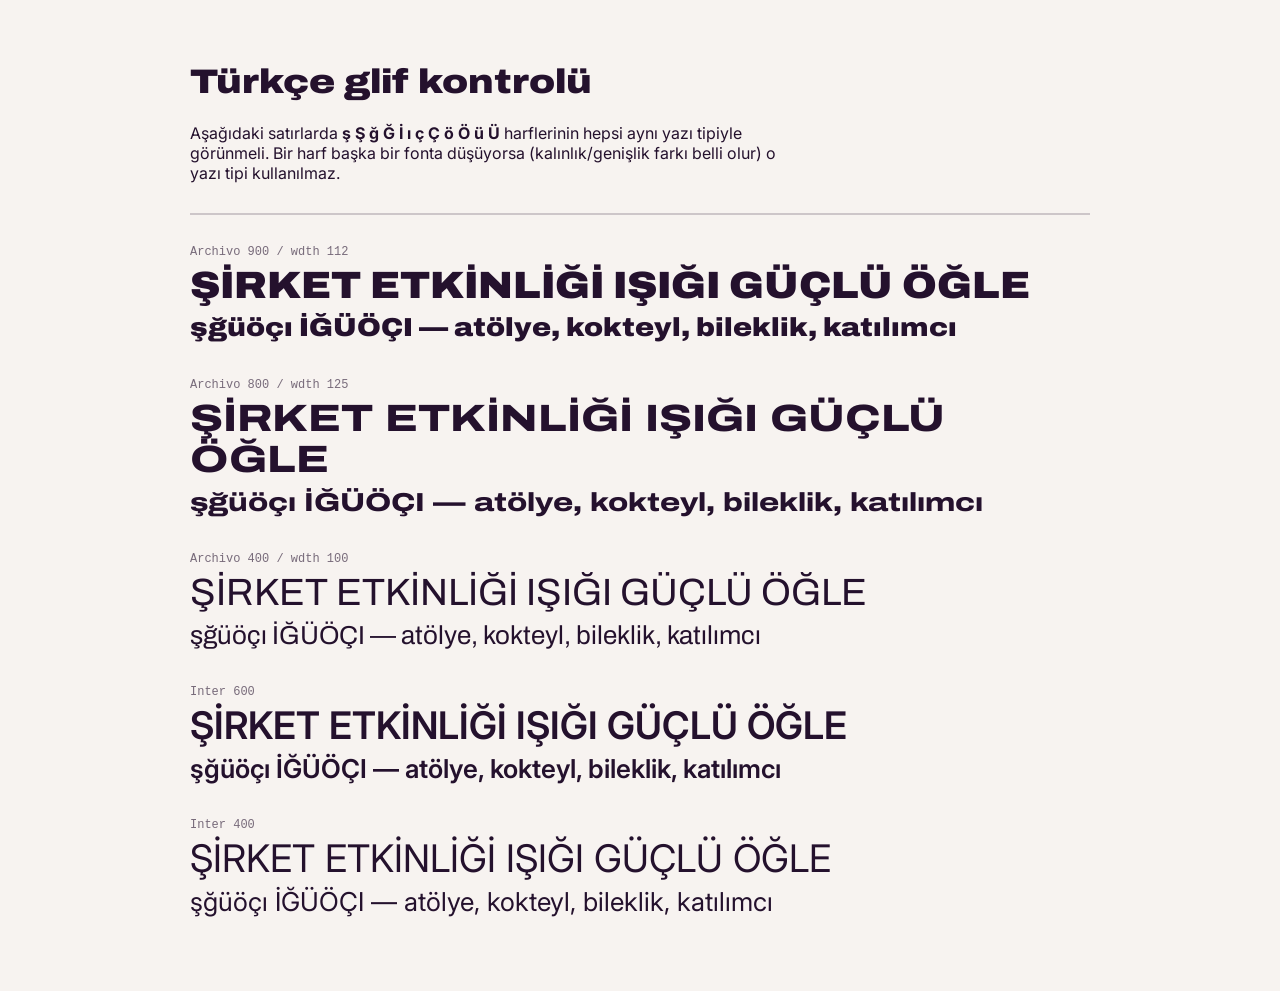
<file: glif-testi.html>
<!doctype html><html lang="tr"><head><meta charset="utf-8">
<meta name="viewport" content="width=device-width,initial-scale=1"><title>Türkçe glif kontrolü</title>
<meta name="robots" content="noindex">
<link rel="preconnect" href="https://fonts.googleapis.com"><link rel="preconnect" href="https://fonts.gstatic.com" crossorigin>
<link href="https://fonts.googleapis.com/css2?family=Archivo:wdth,wght@62..125,400..900&family=Inter:wght@400;500;600&display=swap" rel="stylesheet">
</head><body style="background:#F7F3F0;color:#24112D;padding:40px;max-width:900px;margin:auto">
<h1 style="font-family:'Archivo';font-variation-settings:'wdth' 118,'wght' 900;font-size:34px">Türkçe glif kontrolü</h1>
<p style="font-family:'Inter';max-width:60ch">Aşağıdaki satırlarda <b>ş Ş ğ Ğ İ ı ç Ç ö Ö ü Ü</b> harflerinin hepsi aynı yazı tipiyle görünmeli. Bir harf başka bir fonta düşüyorsa (kalınlık/genişlik farkı belli olur) o yazı tipi kullanılmaz.</p>
<hr style="margin:30px 0;border:0;border-top:2px solid rgba(36,17,45,.2)">
<div style="margin-bottom:34px">
  <p style="font-family:monospace;font-size:12px;opacity:.6;margin:0 0 6px">Archivo 900 / wdth 112</p>
  <p style="font-family:'Archivo',sans-serif;font-variation-settings:'wdth' 112,'wght' 900;font-size:38px;line-height:1.1;margin:0">ŞİRKET ETKİNLİĞİ IŞIĞI GÜÇLÜ ÖĞLE</p>
  <p style="font-family:'Archivo',sans-serif;font-variation-settings:'wdth' 112,'wght' 900;font-size:26px;line-height:1.2;margin:6px 0 0">şğüöçı İĞÜÖÇI — atölye, kokteyl, bileklik, katılımcı</p>
</div><div style="margin-bottom:34px">
  <p style="font-family:monospace;font-size:12px;opacity:.6;margin:0 0 6px">Archivo 800 / wdth 125</p>
  <p style="font-family:'Archivo',sans-serif;font-variation-settings:'wdth' 125,'wght' 800;font-size:38px;line-height:1.1;margin:0">ŞİRKET ETKİNLİĞİ IŞIĞI GÜÇLÜ ÖĞLE</p>
  <p style="font-family:'Archivo',sans-serif;font-variation-settings:'wdth' 125,'wght' 800;font-size:26px;line-height:1.2;margin:6px 0 0">şğüöçı İĞÜÖÇI — atölye, kokteyl, bileklik, katılımcı</p>
</div><div style="margin-bottom:34px">
  <p style="font-family:monospace;font-size:12px;opacity:.6;margin:0 0 6px">Archivo 400 / wdth 100</p>
  <p style="font-family:'Archivo',sans-serif;font-variation-settings:'wdth' 100,'wght' 400;font-size:38px;line-height:1.1;margin:0">ŞİRKET ETKİNLİĞİ IŞIĞI GÜÇLÜ ÖĞLE</p>
  <p style="font-family:'Archivo',sans-serif;font-variation-settings:'wdth' 100,'wght' 400;font-size:26px;line-height:1.2;margin:6px 0 0">şğüöçı İĞÜÖÇI — atölye, kokteyl, bileklik, katılımcı</p>
</div><div style="margin-bottom:34px">
  <p style="font-family:monospace;font-size:12px;opacity:.6;margin:0 0 6px">Inter 600</p>
  <p style="font-family:'Inter',sans-serif;font-weight:600;font-size:38px;line-height:1.1;margin:0">ŞİRKET ETKİNLİĞİ IŞIĞI GÜÇLÜ ÖĞLE</p>
  <p style="font-family:'Inter',sans-serif;font-weight:600;font-size:26px;line-height:1.2;margin:6px 0 0">şğüöçı İĞÜÖÇI — atölye, kokteyl, bileklik, katılımcı</p>
</div><div style="margin-bottom:34px">
  <p style="font-family:monospace;font-size:12px;opacity:.6;margin:0 0 6px">Inter 400</p>
  <p style="font-family:'Inter',sans-serif;font-weight:400;font-size:38px;line-height:1.1;margin:0">ŞİRKET ETKİNLİĞİ IŞIĞI GÜÇLÜ ÖĞLE</p>
  <p style="font-family:'Inter',sans-serif;font-weight:400;font-size:26px;line-height:1.2;margin:6px 0 0">şğüöçı İĞÜÖÇI — atölye, kokteyl, bileklik, katılımcı</p>
</div>
</body></html>
</file>
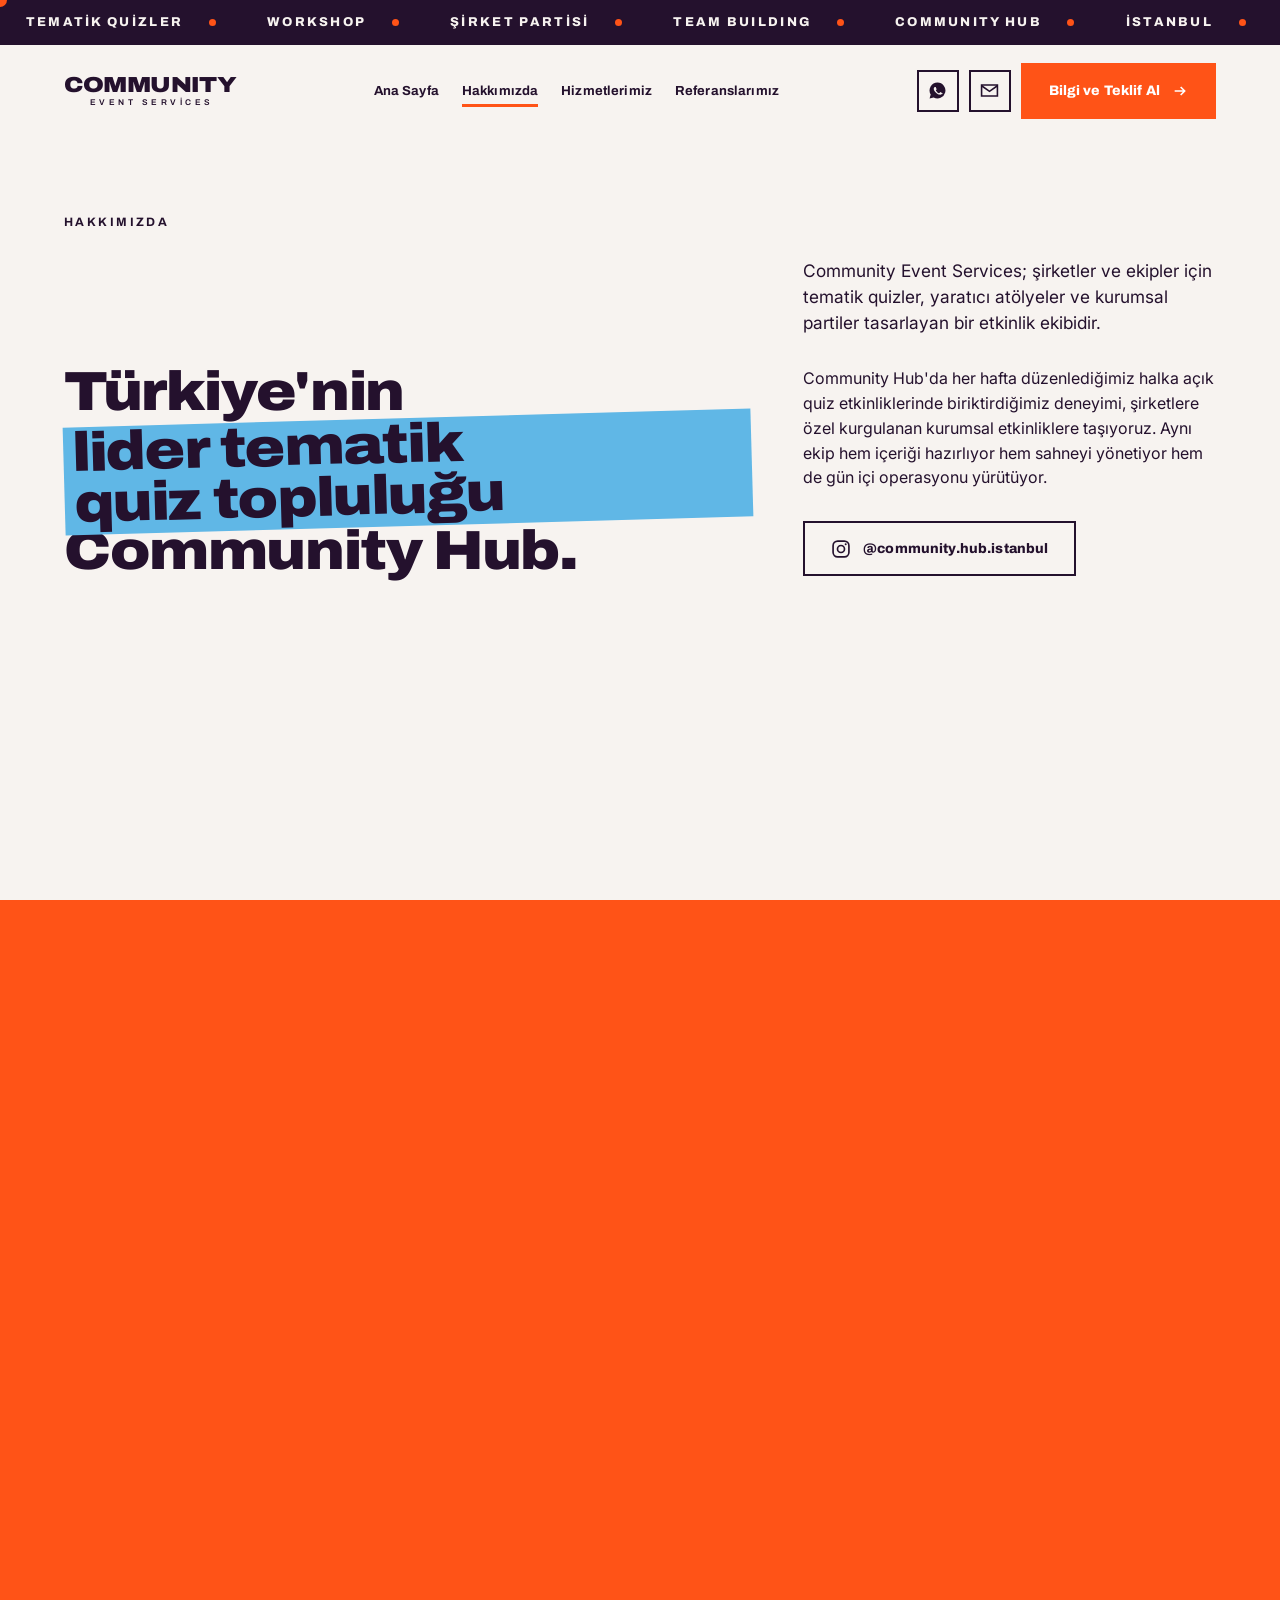
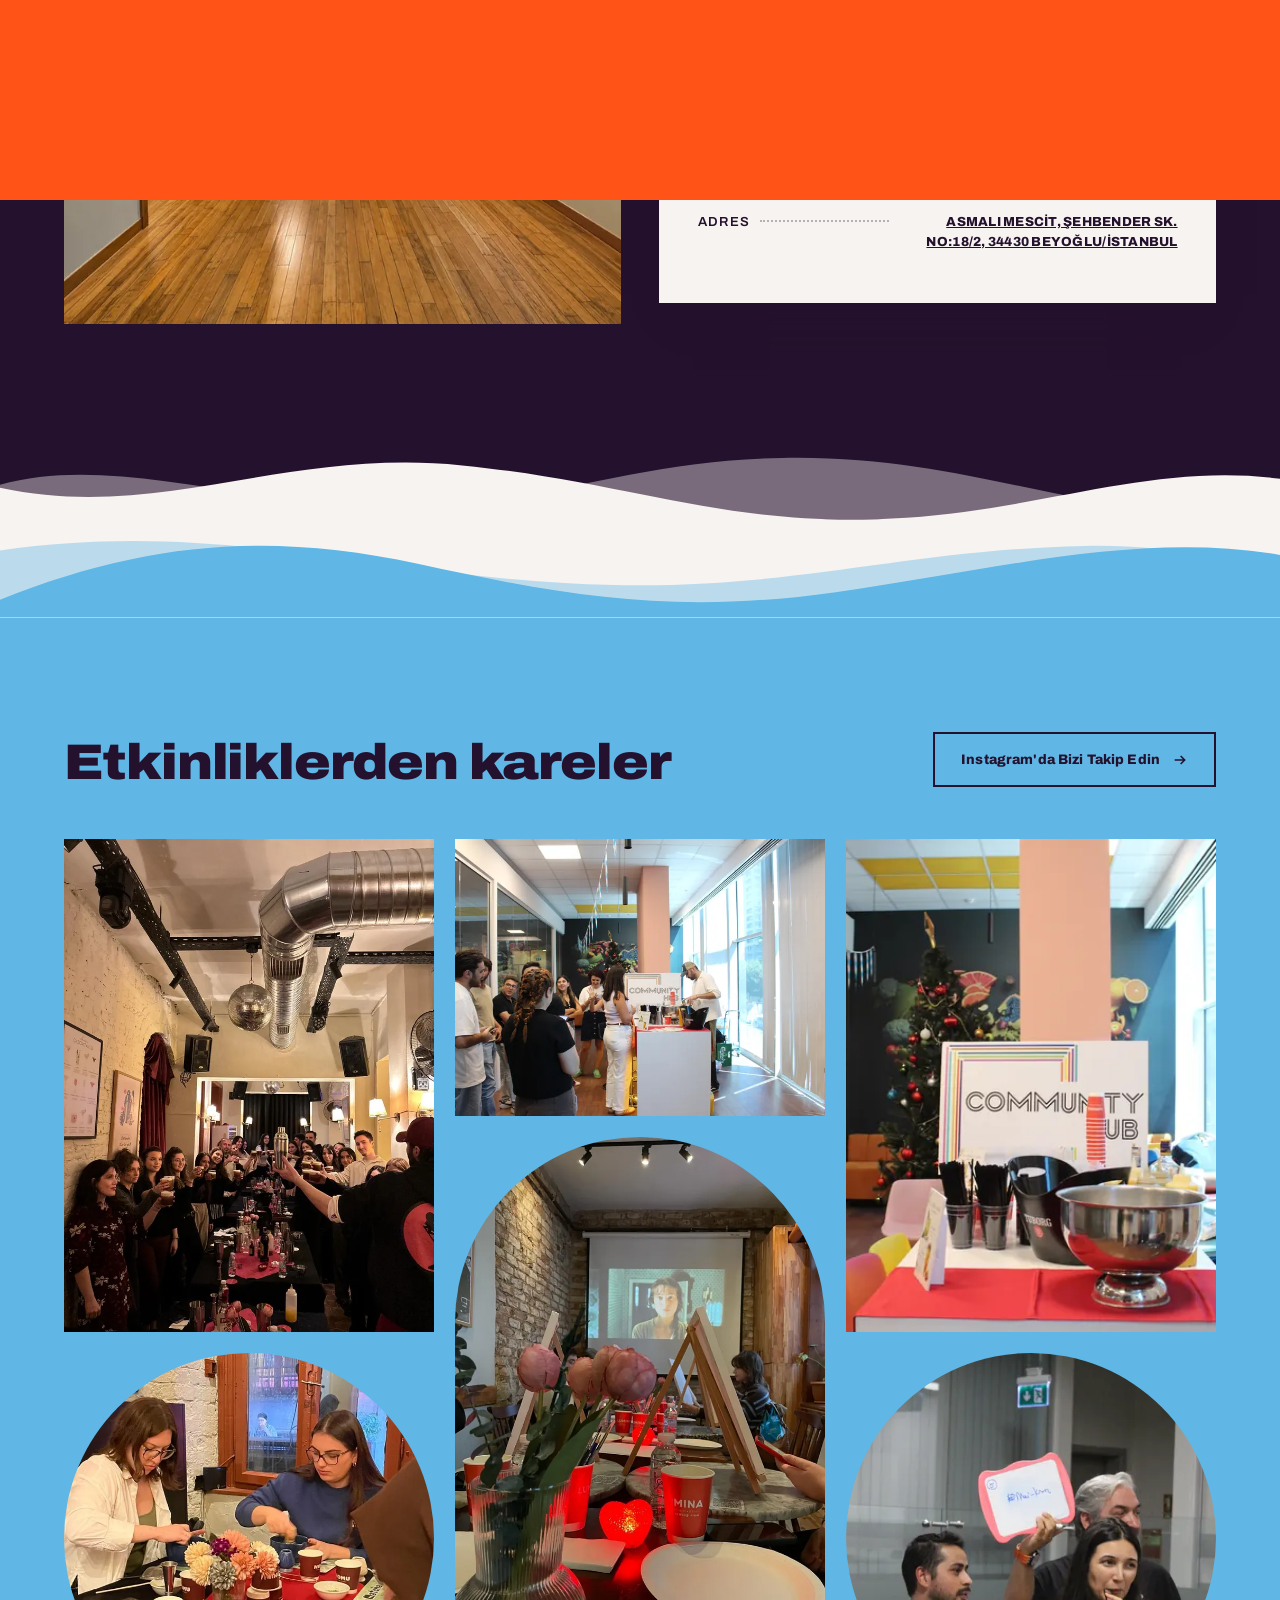
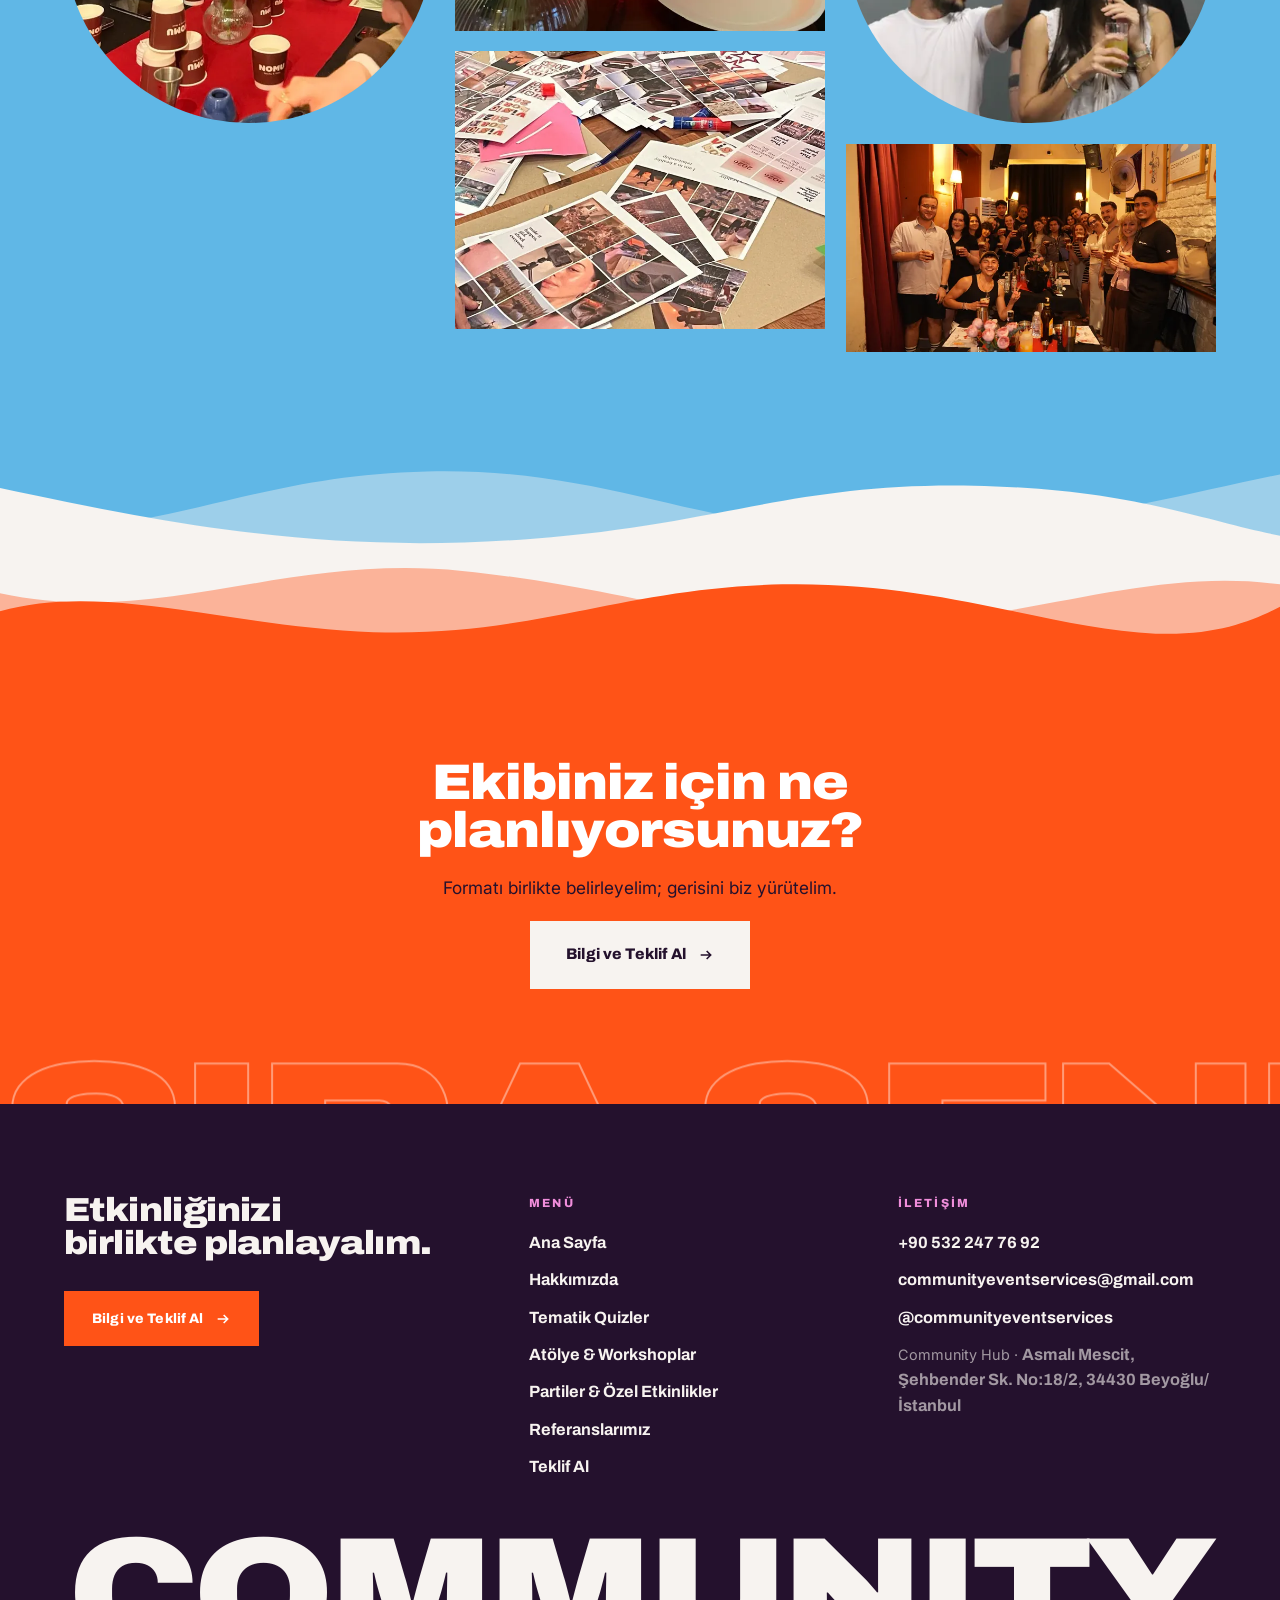
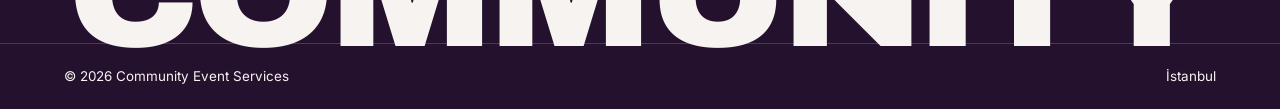
<file: hakkimizda.html>
<!doctype html>
<html lang="tr">
<head>
<meta charset="utf-8">
<meta name="viewport" content="width=device-width,initial-scale=1">
<title>Hakkımızda — Community Event Services</title>
<meta name="description" content="Community Event Services; şirketler ve ekipler için sosyal, yaratıcı ve katılımcı etkinlikler tasarlayan bir etkinlik ekibi. Community Hub ve ekibimiz hakkında.">
<meta name="theme-color" content="#F7F3F0">
<link rel="canonical" href="https://communityeventservices.com/hakkimizda.html">
<meta property="og:type" content="website">
<meta property="og:locale" content="tr_TR">
<meta property="og:site_name" content="Community Event Services">
<meta property="og:title" content="Hakkımızda — Community Event Services">
<meta property="og:description" content="Community Event Services; şirketler ve ekipler için sosyal, yaratıcı ve katılımcı etkinlikler tasarlayan bir etkinlik ekibi. Community Hub ve ekibimiz hakkında.">
<meta property="og:image" content="assets/img/og-default.jpg">
<meta name="twitter:card" content="summary_large_image">
<link rel="preconnect" href="https://fonts.googleapis.com">
<link rel="preconnect" href="https://fonts.gstatic.com" crossorigin>
<link href="https://fonts.googleapis.com/css2?family=Archivo:wdth,wght@62..125,400..900&family=Inter:wght@400;500;600&display=swap" rel="stylesheet">
<link rel="stylesheet" href="assets/css/styles.css">
<link rel="icon" href="assets/favicon.svg" type="image/svg+xml">
<noscript><style>.rv,.rv-mask>*{opacity:1!important;transform:none!important}.hl::before{transform:scaleX(1)!important}.wipe,.cursor{display:none!important}</style></noscript>
<script src="assets/js/config.js"></script>
</head>
<body>
<a class="skip-link" href="#main">İçeriğe geç</a>
<div class="wipe" aria-hidden="true"><span class="wipe__label"></span></div>
<div class="cursor" aria-hidden="true"><span class="cursor__label"></span></div>
<svg width="0" height="0" style="position:absolute" aria-hidden="true"><defs>
<pattern id="pat-dots" width="22" height="22" patternUnits="userSpaceOnUse"><circle cx="4" cy="4" r="3" fill="currentColor"/></pattern>
<pattern id="pat-squiggle" width="40" height="24" patternUnits="userSpaceOnUse"><path d="M0,12 q10,-11 20,0 t20,0" fill="none" stroke="currentColor" stroke-width="3"/></pattern>
<pattern id="pat-tri" width="34" height="34" patternUnits="userSpaceOnUse"><path d="M8,26 L17,8 L26,26 Z" fill="currentColor"/></pattern>
<pattern id="pat-arc" width="30" height="30" patternUnits="userSpaceOnUse"><path d="M0,26 a15,15 0 0 1 30,0" fill="none" stroke="currentColor" stroke-width="3"/></pattern>
</defs></svg>
<div class="ticker" aria-hidden="true"><div class="ticker__track"><span class="ticker__item">TEMATİK QUİZLER</span><span class="ticker__item">WORKSHOP</span><span class="ticker__item">ŞİRKET PARTİSİ</span><span class="ticker__item">TEAM BUILDING</span><span class="ticker__item">COMMUNITY HUB</span><span class="ticker__item">İSTANBUL</span><span class="ticker__item">TEMATİK QUİZLER</span><span class="ticker__item">WORKSHOP</span><span class="ticker__item">ŞİRKET PARTİSİ</span><span class="ticker__item">TEAM BUILDING</span><span class="ticker__item">COMMUNITY HUB</span><span class="ticker__item">İSTANBUL</span><span class="ticker__item">TEMATİK QUİZLER</span><span class="ticker__item">WORKSHOP</span><span class="ticker__item">ŞİRKET PARTİSİ</span><span class="ticker__item">TEAM BUILDING</span><span class="ticker__item">COMMUNITY HUB</span><span class="ticker__item">İSTANBUL</span><span class="ticker__item">TEMATİK QUİZLER</span><span class="ticker__item">WORKSHOP</span><span class="ticker__item">ŞİRKET PARTİSİ</span><span class="ticker__item">TEAM BUILDING</span><span class="ticker__item">COMMUNITY HUB</span><span class="ticker__item">İSTANBUL</span></div></div>
<header class="header">
 <div class="wrap header__inner">
  <a class="logo" href="index.html" aria-label="Community Event Services ana sayfa">
    <span class="logo__mark">COMMUNITY</span><span class="logo__sub">event services</span>
  </a>
  <nav class="nav" aria-label="Ana menü">
    <a class="nav__link" href="index.html">Ana Sayfa</a><a class="nav__link" href="hakkimizda.html" aria-current="page">Hakkımızda</a>
    <div class="nav__group">
      <button class="nav__link" aria-expanded="false" aria-haspopup="true">Hizmetlerimiz</button>
      <div class="nav__panel"><a href="tematik-quizler.html">Tematik Quizler</a><a href="workshoplar.html">Atölye & Workshoplar</a><a href="partiler.html">Partiler & Özel Etkinlikler</a></div>
    </div>
    <a class="nav__link" href="referanslarimiz.html">Referanslarımız</a>
  </nav>
  <div class="header__actions">
    <a class="icon-link icon-link--wa" data-c="wa-link" href="#" target="_blank" rel="noopener" aria-label="WhatsApp ile yazın"><svg viewBox="0 0 24 24"><path d="M12 2a10 10 0 0 0-8.6 15.1L2 22l5.1-1.3A10 10 0 1 0 12 2Zm5.5 14.1c-.2.6-1.2 1.2-1.7 1.2-.5.1-1 .1-1.6-.1-.4-.1-.9-.3-1.5-.6-2.6-1.1-4.3-3.7-4.4-3.9-.1-.2-1-1.4-1-2.6 0-1.2.6-1.8.9-2.1.2-.2.5-.3.7-.3h.5c.2 0 .4 0 .6.5.2.5.8 1.8.8 2 .1.1.1.3 0 .4l-.3.5-.4.4c-.1.1-.3.3-.1.6.2.3.7 1.2 1.6 2 1.1.9 1.9 1.2 2.2 1.3.3.1.4.1.6-.1.2-.2.7-.8.9-1.1.2-.3.4-.2.6-.1l1.9.9c.2.1.4.2.4.3.1.2.1.7-.1 1.3Z"/></svg></a>
    <a class="icon-link icon-link--mail" data-c="mail-link" href="#" aria-label="E-posta gönderin"><svg viewBox="0 0 24 24"><path d="M2 5h20v14H2z" fill="none" stroke="currentColor" stroke-width="2"/><path d="M2 6l10 7 10-7" fill="none" stroke="currentColor" stroke-width="2"/></svg></a>
    <a class="btn btn--accent" href="teklif-al.html" data-magnetic data-cursor="Teklif Al"><span>Bilgi ve Teklif Al</span><svg viewBox="0 0 24 24" aria-hidden="true"><path d="M4 12h15M13 6l6 6-6 6"/></svg></a>
    <button class="burger" aria-expanded="false" aria-label="Menüyü aç"><span></span></button>
  </div>
 </div>
</header>
<div class="menu" role="dialog" aria-modal="true" aria-label="Menü">
  <div class="menu__top">
    <span class="logo__mark">COMMUNITY</span>
    <button class="menu__close" aria-label="Menüyü kapat">✕</button>
  </div>
  <ul class="menu__list"><li><a href="index.html">Ana Sayfa</a></li><li><a href="hakkimizda.html">Hakkımızda</a></li>
    <li aria-hidden="true" style="opacity:.6;font-family:var(--display);font-weight:800;font-size:.78rem;letter-spacing:.2em;padding-top:16px">HİZMETLERİMİZ</li>
    <li><ul class="menu__list menu__sub"><li><a href="tematik-quizler.html">Tematik Quizler</a></li><li><a href="workshoplar.html">Atölye & Workshoplar</a></li><li><a href="partiler.html">Partiler & Özel Etkinlikler</a></li></ul></li>
    <li><a href="referanslarimiz.html">Referanslarımız</a></li><li><a href="teklif-al.html">Teklif Al</a></li></ul>
  <div class="menu__foot">
    <div class="sticker " aria-hidden="true" style="--st-bg:#D8EE8A;--st-fg:#24112D;--st-ring:#24112D;--rot:-14deg">HADİ<br>BAŞLAYALIM</div>
    <a class="btn btn--light" data-c="wa-link" href="#" target="_blank" rel="noopener"><span>WhatsApp</span><svg viewBox="0 0 24 24" aria-hidden="true"><path d="M4 12h15M13 6l6 6-6 6"/></svg></a>
    <a class="btn btn--outline" data-c="mail-link" href="#"><span>E-posta</span><svg viewBox="0 0 24 24" aria-hidden="true"><path d="M4 12h15M13 6l6 6-6 6"/></svg></a>
  </div>
</div>
<main id="main">
<section class="pagehead block block--cream">
 <div class="wrap">
  <p class="crumb rv">Hakkımızda</p>
  <div class="pagehead__grid">
    <h1 class="display t-hero rv">Türkiye'nin <span class="hl hl--sky hl--r1">lider tematik quiz topluluğu</span> Community Hub.</h1>
    <div>
      <p class="lede rv">Community Event Services; şirketler ve ekipler için tematik quizler, yaratıcı atölyeler ve kurumsal partiler tasarlayan bir etkinlik ekibidir.</p>
      <p class="copy mt-m rv">Community Hub'da her hafta düzenlediğimiz halka açık quiz etkinliklerinde biriktirdiğimiz deneyimi, şirketlere özel kurgulanan kurumsal etkinliklere taşıyoruz. Aynı ekip hem içeriği hazırlıyor hem sahneyi yönetiyor hem de gün içi operasyonu yürütüyor.</p>
      <a class="btn btn--outline mt-m rv" href="https://www.instagram.com/community.hub.istanbul/" target="_blank" rel="noopener"><svg viewBox="0 0 24 24" aria-hidden="true" style="fill:none;stroke:currentColor;stroke-width:2;width:20px;height:20px"><rect x="2.5" y="2.5" width="19" height="19" rx="5.5"/><circle cx="12" cy="12" r="4.2"/><circle cx="17.6" cy="6.4" r="1.2" style="fill:currentColor;stroke:none"/></svg><span>@community.hub.istanbul</span></a>
    </div>
  </div>
 </div>
</section><section class="block block--cream section" id="rakamlar">
 <div class="wrap">
  <div class="grid g-2 mb-l" style="align-items:end">
    <h2 class="display t-xl rv">Rakamlarla Community.</h2>
    <p class="copy rv">Aşağıdaki veriler bugüne kadar düzenlediğimiz halka açık ve kurumsal etkinliklerin toplamını gösteriyor.</p>
  </div>
  <div class="stats rv" data-stagger><div class="stat rv"><p class="stat__value" data-count="450" data-suffix="+" data-dec="0" data-group="0">0</p><p class="stat__label">Gerçekleştirilen Etkinlik</p></div><div class="stat rv"><p class="stat__value" data-count="28000" data-suffix="+" data-dec="0" data-group="1">0</p><p class="stat__label">Katılımcı</p></div><div class="stat rv"><p class="stat__value" data-count="4.9" data-suffix="/5" data-dec="1" data-group="0">0</p><p class="stat__label">Ortalama Katılımcı Puanı</p></div><div class="stat rv"><p class="stat__value" data-count="5000" data-suffix="+" data-dec="0" data-group="1">0</p><p class="stat__label">Katılımcı Yorumu</p></div></div>
 </div>
</section><svg class="blob" viewBox="0 0 1440 120" preserveAspectRatio="none" aria-hidden="true" style="background:#F7F3F0">
<path d="M0,28 C220,84 380,116 600,96 C820,76 900,16 1120,26 C1280,33 1360,74 1440,92 L1440,120 L0,120 Z" fill="#24112D" opacity=".4" transform="translate(0,-14)"/>
<path d="M0,102 C200,102 280,26 480,20 C680,14 780,96 980,102 C1160,107 1300,58 1440,24 L1440,120 L0,120 Z" fill="#24112D"/></svg>
<section class="block block--ink section">
 <div class="wrap">
   <div class="grid g-2" style="align-items:center">
     <div><img class="ph ph--block" src="assets/img/community-hub-01-700.webp" srcset="assets/img/community-hub-01-700.webp 700w, assets/img/community-hub-01-1254.webp 1254w" sizes="(max-width:767px) 92vw, 46vw" alt="Community Hub etkinlik alanının iç mekanı" width="1254" height="1254" loading="lazy" decoding="async"></div>
     <div>
       <p class="eyebrow rv">Mekanımız</p>
       <h2 class="display t-xl rv">Community Hub</h2>
       <p class="copy mt-m rv">Community Hub; workshoplar, quiz etkinlikleri, ekip buluşmaları, partiler ve özel organizasyonlar için kullanılabilen Community'nin etkinlik alanıdır.</p>
       <div class="speccard mt-l rv">
         <h3 class="display t-sm">Alan bilgileri</h3>
         <ul class="speccard__list">
           <li>Kapasite<b data-hub="capacity"></b></li>
           <li>Teknik imkanlar<b data-hub="technical"></b></li>
           <li>Adres<b data-hub="address"></b></li>
         </ul>
       </div>
     </div>
   </div>
 </div>
</section>
<svg class="blob" viewBox="0 0 1440 120" preserveAspectRatio="none" aria-hidden="true" style="background:#24112D">
<path d="M0,74 C120,34 260,96 420,102 C600,109 700,42 880,38 C1060,34 1180,98 1300,104 C1370,107 1410,86 1440,68 L1440,120 L0,120 Z" fill="#F7F3F0" opacity=".4" transform="translate(0,-14)"/>
<path d="M0,64 C180,110 320,10 520,34 C720,58 820,120 1020,104 C1180,91 1300,30 1440,52 L1440,120 L0,120 Z" fill="#F7F3F0"/></svg><svg class="blob" viewBox="0 0 1440 120" preserveAspectRatio="none" aria-hidden="true" style="background:#F7F3F0">
<path d="M0,44 C240,4 400,72 640,88 C880,104 1000,44 1220,38 C1320,35 1390,60 1440,80 L1440,120 L0,120 Z" fill="#60B7E6" opacity=".4" transform="translate(0,-14)"/>
<path d="M0,96 C160,20 300,4 470,48 C640,92 760,116 940,86 C1120,56 1280,4 1440,36 L1440,120 L0,120 Z" fill="#60B7E6"/></svg>
<section class="block block--sky section">
 <div class="wrap">
   <div style="display:flex;justify-content:space-between;align-items:flex-end;gap:24px;flex-wrap:wrap" class="mb-l">
     <h2 class="display t-xl rv">Etkinliklerden kareler</h2>
     <a class="btn btn--outline" data-c="ig-link" href="#" target="_blank" rel="noopener"><span>Instagram'da Bizi Takip Edin</span><svg viewBox="0 0 24 24" aria-hidden="true"><path d="M4 12h15M13 6l6 6-6 6"/></svg></a>
   </div>
   <div class="mason"><div class="rv"><img class="ph ph--block ph--r34" src="assets/img/kokteyl-02-700.webp" srcset="assets/img/kokteyl-02-700.webp 700w, assets/img/kokteyl-02-1200.webp 1200w" sizes="(max-width:560px) 92vw, (max-width:1023px) 46vw, 31vw" alt="Kokteyl workshopunda kalabalık grup" width="1200" height="1600" loading="lazy" decoding="async"></div><div class="rv"><img class="ph ph--circle ph--r11" src="assets/img/matcha-01-700.webp" srcset="assets/img/matcha-01-700.webp 700w" sizes="(max-width:560px) 92vw, (max-width:1023px) 46vw, 31vw" alt="Matcha hazırlayan katılımcılar" width="700" height="1244" loading="lazy" decoding="async"></div><div class="rv"><img class="ph ph--block ph--r43" src="assets/img/kurumsal-etkinlik-01-700.webp" srcset="assets/img/kurumsal-etkinlik-01-700.webp 700w, assets/img/kurumsal-etkinlik-01-1400.webp 1400w" sizes="(max-width:560px) 92vw, (max-width:1023px) 46vw, 31vw" alt="Ofis etkinliğinde sohbet eden katılımcılar" width="1400" height="933" loading="lazy" decoding="async"></div><div class="rv"><img class="ph ph--arch ph--r34" src="assets/img/tuval-03-700.webp" srcset="assets/img/tuval-03-700.webp 700w, assets/img/tuval-03-1200.webp 1200w" sizes="(max-width:560px) 92vw, (max-width:1023px) 46vw, 31vw" alt="Tuval boyama atölyesi kurulumu" width="1200" height="1600" loading="lazy" decoding="async"></div><div class="rv"><img class="ph ph--block ph--r43" src="assets/img/visionboard-02-700.webp" srcset="assets/img/visionboard-02-700.webp 700w, assets/img/visionboard-02-1200.webp 1200w" sizes="(max-width:560px) 92vw, (max-width:1023px) 46vw, 31vw" alt="Vision board çalışması için hazırlanan masa" width="1200" height="1600" loading="lazy" decoding="async"></div><div class="rv"><img class="ph ph--block ph--r34" src="assets/img/hub-kurulum-01-700.webp" srcset="assets/img/hub-kurulum-01-700.webp 700w, assets/img/hub-kurulum-01-1400.webp 1400w" sizes="(max-width:560px) 92vw, (max-width:1023px) 46vw, 31vw" alt="Community Hub'da hazırlanan etkinlik alanı" width="1400" height="933" loading="lazy" decoding="async"></div><div class="rv"><img class="ph ph--circle ph--r11" src="assets/img/kurumsal-quiz-02-700.webp" srcset="assets/img/kurumsal-quiz-02-700.webp 700w, assets/img/kurumsal-quiz-02-1400.webp 1400w" sizes="(max-width:560px) 92vw, (max-width:1023px) 46vw, 31vw" alt="Quiz etkinliğinde gülen katılımcılar" width="1400" height="933" loading="lazy" decoding="async"></div><div class="rv"><img class="ph ph--block ph--r169" src="assets/img/parti-grup-01-700.webp" srcset="assets/img/parti-grup-01-700.webp 700w, assets/img/parti-grup-01-1400.webp 1400w" sizes="(max-width:560px) 92vw, (max-width:1023px) 46vw, 31vw" alt="Şirket partisinde toplu fotoğraf" width="1400" height="788" loading="lazy" decoding="async"></div></div>
 </div>
</section>
<svg class="blob" viewBox="0 0 1440 120" preserveAspectRatio="none" aria-hidden="true" style="background:#60B7E6">
<path d="M0,102 C200,102 280,26 480,20 C680,14 780,96 980,102 C1160,107 1300,58 1440,24 L1440,120 L0,120 Z" fill="#F7F3F0" opacity=".4" transform="translate(0,-14)"/>
<path d="M0,28 C220,84 380,116 600,96 C820,76 900,16 1120,26 C1280,33 1360,74 1440,92 L1440,120 L0,120 Z" fill="#F7F3F0"/></svg><svg class="blob" viewBox="0 0 1440 120" preserveAspectRatio="none" aria-hidden="true" style="background:#F7F3F0">
<path d="M0,64 C180,110 320,10 520,34 C720,58 820,120 1020,104 C1180,91 1300,30 1440,52 L1440,120 L0,120 Z" fill="#FF5317" opacity=".4" transform="translate(0,-14)"/>
<path d="M0,74 C120,34 260,96 420,102 C600,109 700,42 880,38 C1060,34 1180,98 1300,104 C1370,107 1410,86 1440,68 L1440,120 L0,120 Z" fill="#FF5317"/></svg>
<section class="block block--orange section" style="overflow:hidden">
 <span class="bigword" data-par="6" aria-hidden="true">SIRA SENDE · SIRA SENDE · SIRA SENDE</span>
 <div class="wrap rel" style="text-align:center;display:grid;justify-items:center;gap:20px">
   <h2 class="display t-xl rv" style="max-width:20ch">Ekibiniz için ne planlıyorsunuz?</h2>
   <p class="lede rv" style="max-width:46ch">Formatı birlikte belirleyelim; gerisini biz yürütelim.</p>
   <a class="btn btn--light btn--lg rv" href="teklif-al.html" data-magnetic><span>Bilgi ve Teklif Al</span><svg viewBox="0 0 24 24" aria-hidden="true"><path d="M4 12h15M13 6l6 6-6 6"/></svg></a>
 </div>
</section>
</main>
<footer class="footer">
 <div class="wrap">
  <div class="footer__grid">
    <div>
      <h2 class="display t-lg">Etkinliğinizi<br>birlikte planlayalım.</h2>
      <a class="btn btn--accent mt-m" href="teklif-al.html" data-magnetic><span>Bilgi ve Teklif Al</span><svg viewBox="0 0 24 24" aria-hidden="true"><path d="M4 12h15M13 6l6 6-6 6"/></svg></a>
    </div>
    <div>
      <p class="footer__label">Menü</p>
      <ul class="footer__list"><li><a href="index.html">Ana Sayfa</a></li><li><a href="hakkimizda.html">Hakkımızda</a></li><li><a href="tematik-quizler.html">Tematik Quizler</a></li><li><a href="workshoplar.html">Atölye & Workshoplar</a></li><li><a href="partiler.html">Partiler & Özel Etkinlikler</a></li><li><a href="referanslarimiz.html">Referanslarımız</a></li><li><a href="teklif-al.html">Teklif Al</a></li></ul>
    </div>
    <div>
      <p class="footer__label">İletişim</p>
      <ul class="footer__list">
        <li><a data-c="wa-link" href="#" target="_blank" rel="noopener"><span data-c="wa-text"></span></a></li>
        <li><a data-c="mail-link" href="#"><span data-c="mail-text"></span></a></li>
        <li><a data-c="ig-link" href="#" target="_blank" rel="noopener"><span data-c="ig-text"></span></a></li>
        <li style="opacity:.6;font-family:var(--body);font-size:.9rem;font-weight:400">
          Community Hub · <span data-hub="address"></span></li>
      </ul>
    </div>
  </div>
  <p class="footer__wordmark" aria-hidden="true">COMMUNITY</p>
 </div>
 <div class="wrap footer__bottom">
   <span>© 2026 Community Event Services</span>
   <span>İstanbul</span>
 </div>
</footer>
<script src="assets/js/app.js" defer></script>
</body>
</html>
</file>
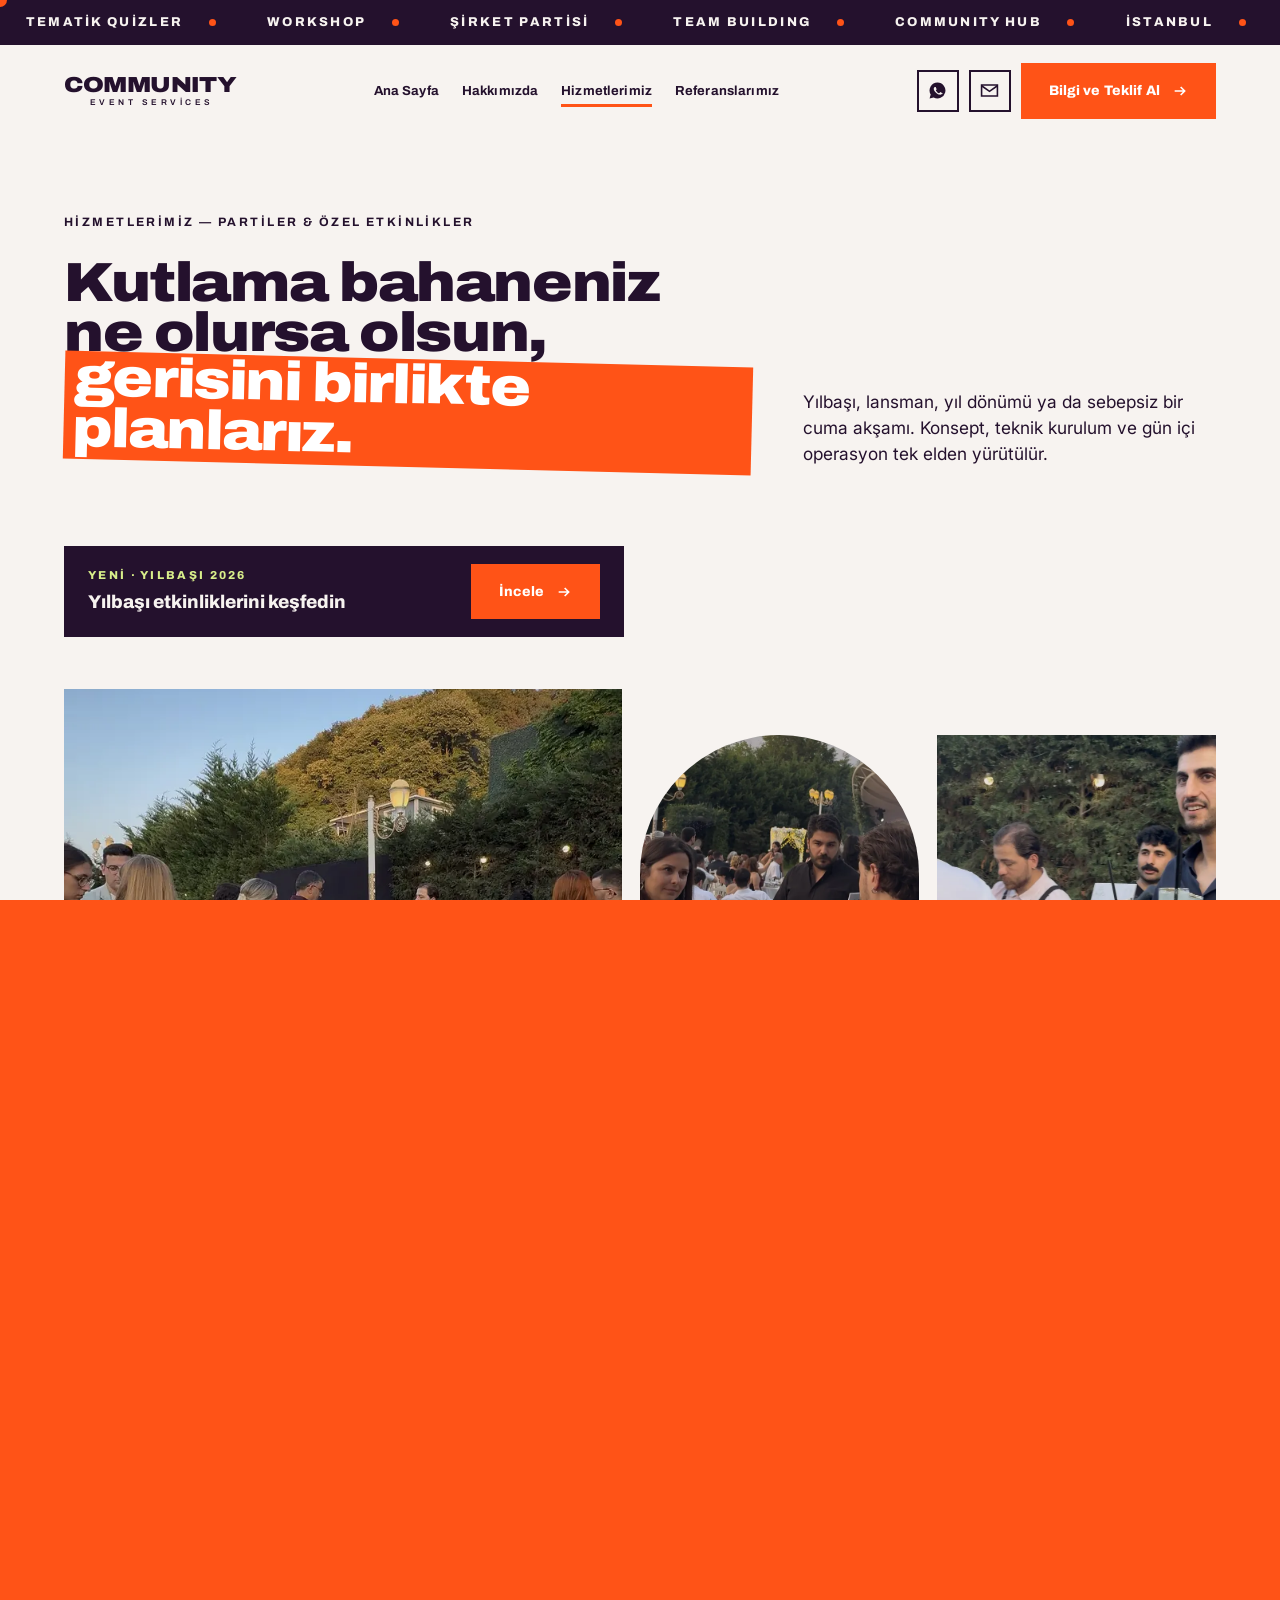
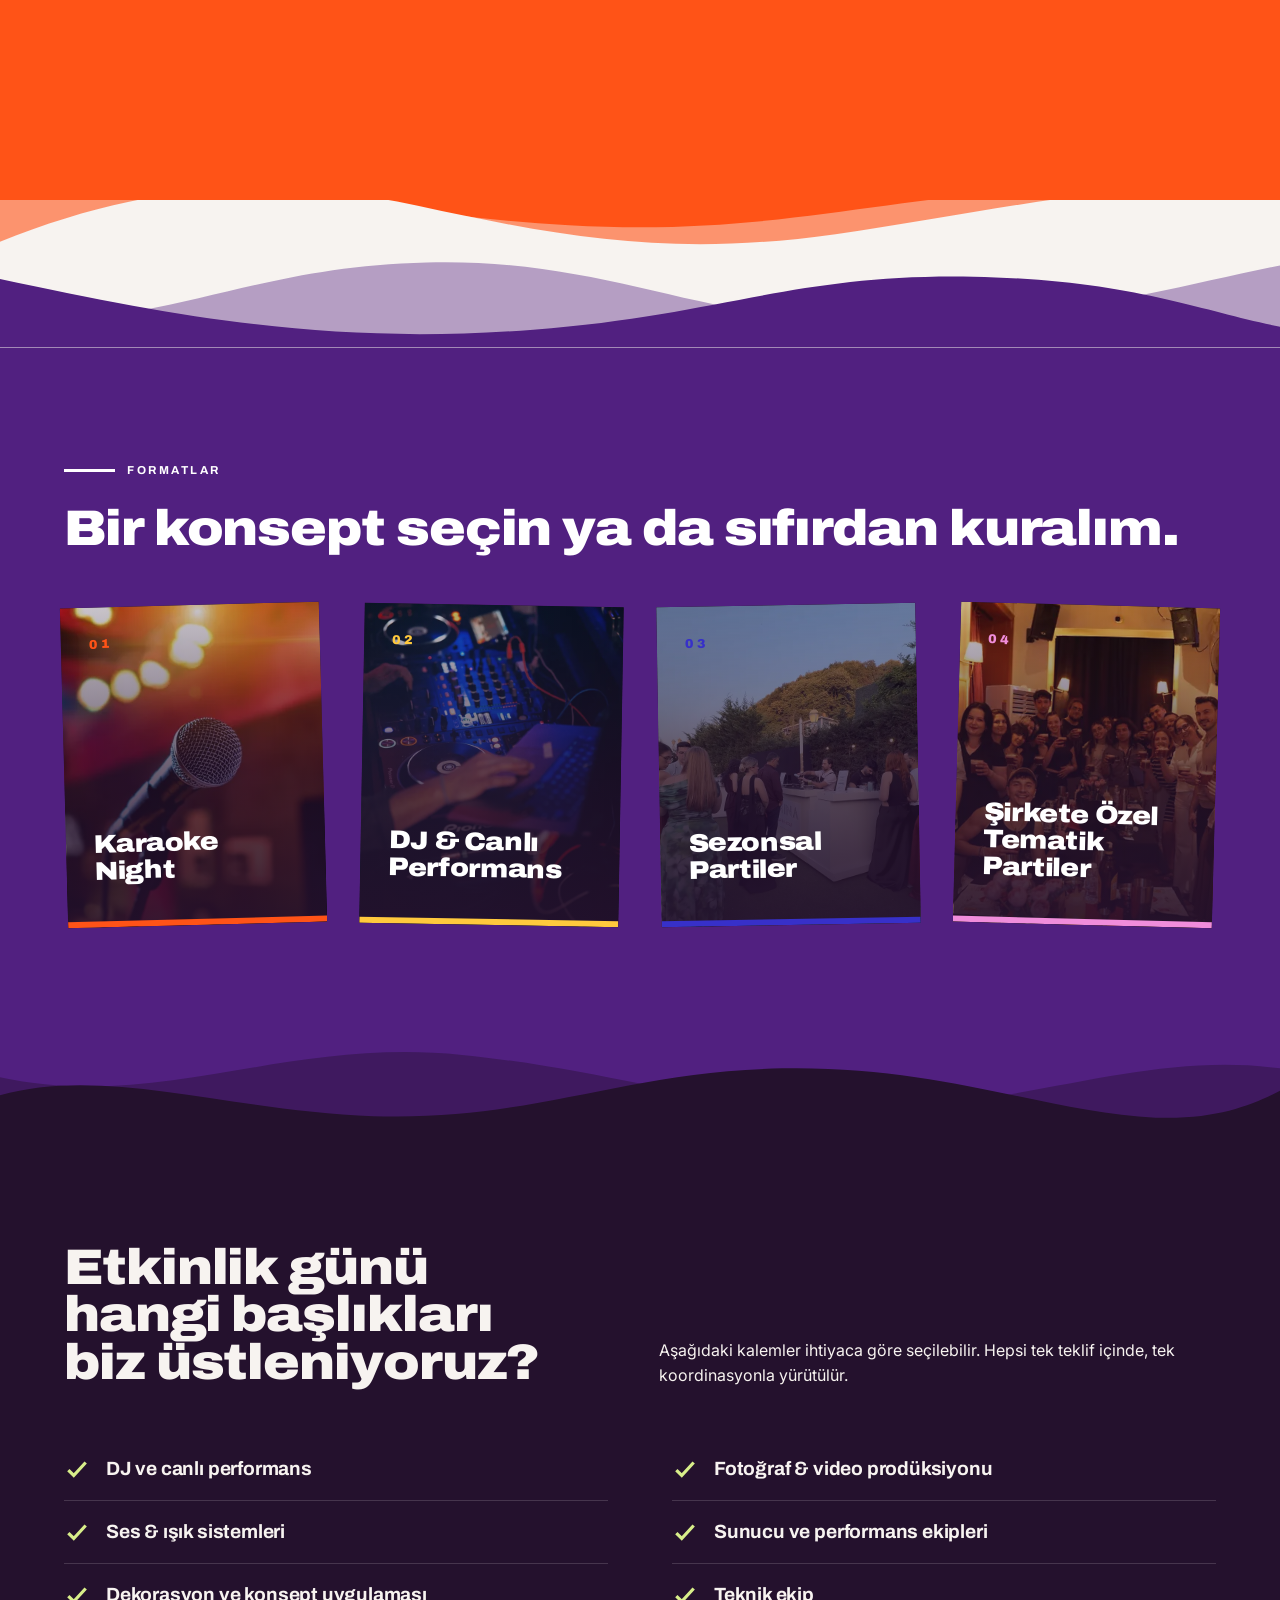
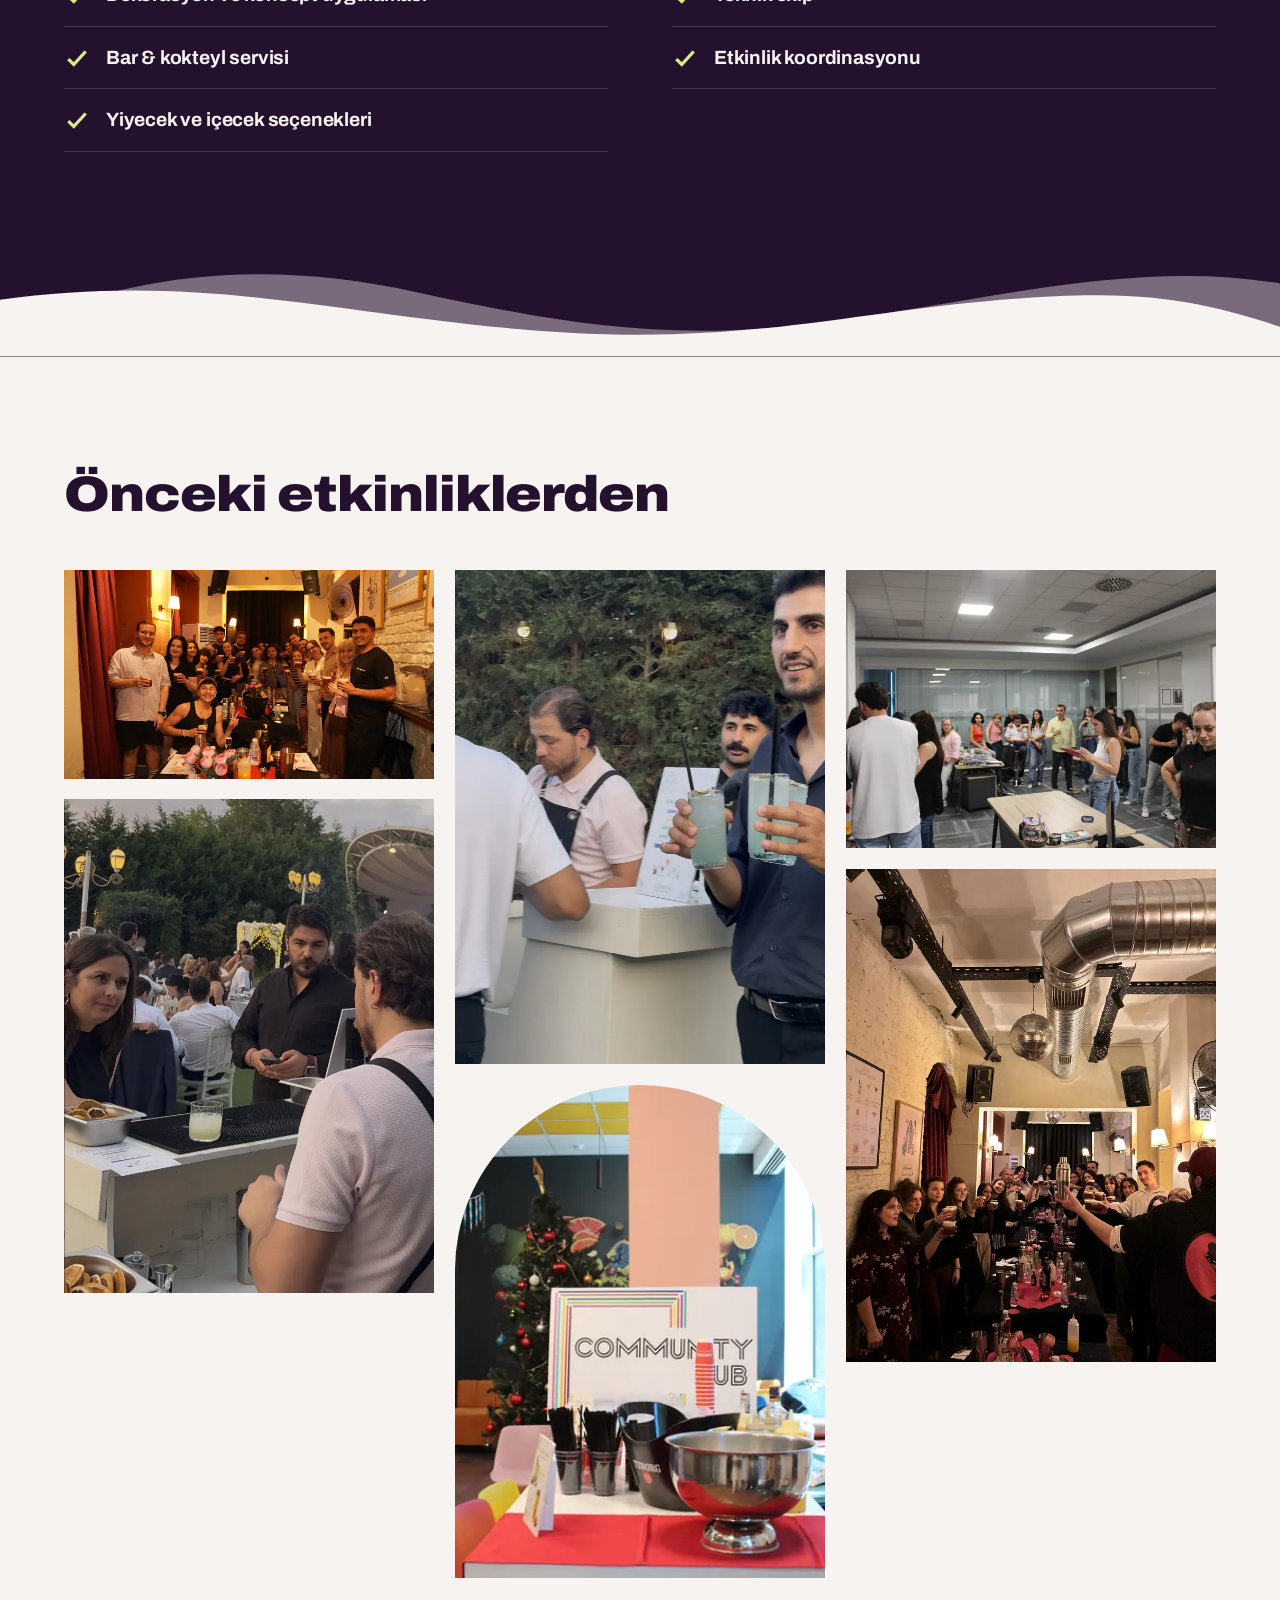
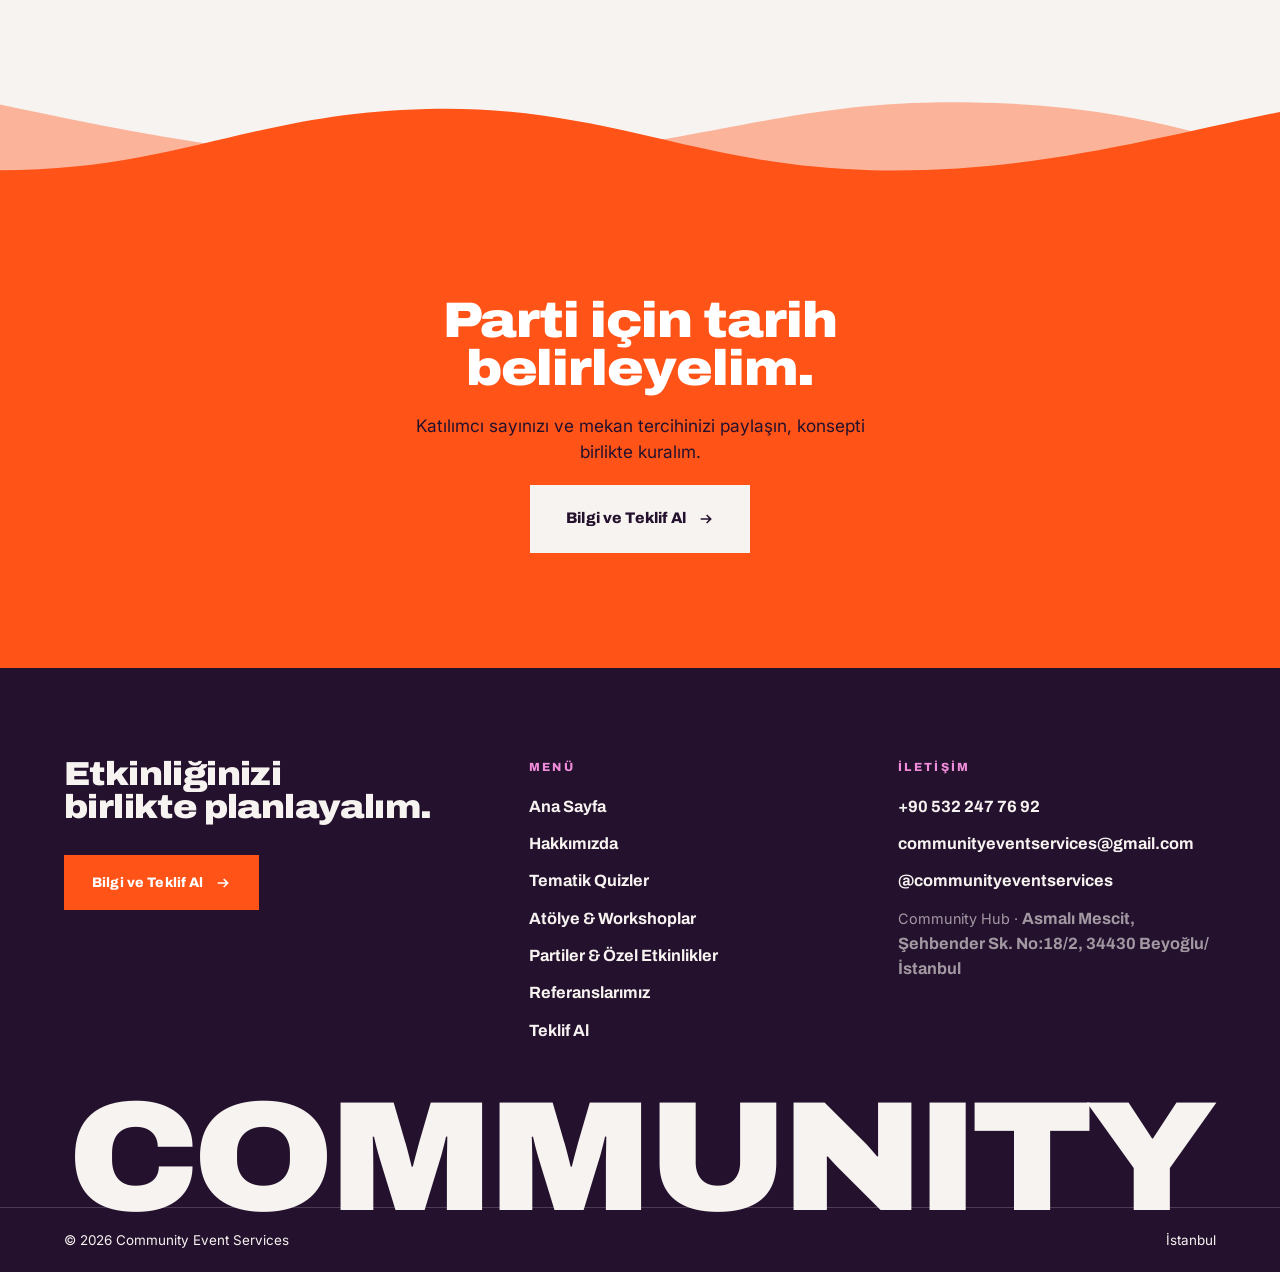
<file: partiler.html>
<!doctype html>
<html lang="tr">
<head>
<meta charset="utf-8">
<meta name="viewport" content="width=device-width,initial-scale=1">
<title>Partiler & Özel Etkinlikler — Community Event Services</title>
<meta name="description" content="Şirket partileri, karaoke geceleri, DJ ve canlı performanslı etkinlikler, açık hava yaz organizasyonları. Ses, ışık, bar, catering ve koordinasyon tek elden.">
<meta name="theme-color" content="#F7F3F0">
<link rel="canonical" href="https://communityeventservices.com/partiler.html">
<meta property="og:type" content="website">
<meta property="og:locale" content="tr_TR">
<meta property="og:site_name" content="Community Event Services">
<meta property="og:title" content="Partiler & Özel Etkinlikler — Community Event Services">
<meta property="og:description" content="Şirket partileri, karaoke geceleri, DJ ve canlı performanslı etkinlikler, açık hava yaz organizasyonları. Ses, ışık, bar, catering ve koordinasyon tek elden.">
<meta property="og:image" content="assets/img/og-default.jpg">
<meta name="twitter:card" content="summary_large_image">
<link rel="preconnect" href="https://fonts.googleapis.com">
<link rel="preconnect" href="https://fonts.gstatic.com" crossorigin>
<link href="https://fonts.googleapis.com/css2?family=Archivo:wdth,wght@62..125,400..900&family=Inter:wght@400;500;600&display=swap" rel="stylesheet">
<link rel="stylesheet" href="assets/css/styles.css">
<link rel="icon" href="assets/favicon.svg" type="image/svg+xml">
<noscript><style>.rv,.rv-mask>*{opacity:1!important;transform:none!important}.hl::before{transform:scaleX(1)!important}.wipe,.cursor{display:none!important}</style></noscript>
<script src="assets/js/config.js"></script>
</head>
<body>
<a class="skip-link" href="#main">İçeriğe geç</a>
<div class="wipe" aria-hidden="true"><span class="wipe__label"></span></div>
<div class="cursor" aria-hidden="true"><span class="cursor__label"></span></div>
<svg width="0" height="0" style="position:absolute" aria-hidden="true"><defs>
<pattern id="pat-dots" width="22" height="22" patternUnits="userSpaceOnUse"><circle cx="4" cy="4" r="3" fill="currentColor"/></pattern>
<pattern id="pat-squiggle" width="40" height="24" patternUnits="userSpaceOnUse"><path d="M0,12 q10,-11 20,0 t20,0" fill="none" stroke="currentColor" stroke-width="3"/></pattern>
<pattern id="pat-tri" width="34" height="34" patternUnits="userSpaceOnUse"><path d="M8,26 L17,8 L26,26 Z" fill="currentColor"/></pattern>
<pattern id="pat-arc" width="30" height="30" patternUnits="userSpaceOnUse"><path d="M0,26 a15,15 0 0 1 30,0" fill="none" stroke="currentColor" stroke-width="3"/></pattern>
</defs></svg>
<div class="ticker" aria-hidden="true"><div class="ticker__track"><span class="ticker__item">TEMATİK QUİZLER</span><span class="ticker__item">WORKSHOP</span><span class="ticker__item">ŞİRKET PARTİSİ</span><span class="ticker__item">TEAM BUILDING</span><span class="ticker__item">COMMUNITY HUB</span><span class="ticker__item">İSTANBUL</span><span class="ticker__item">TEMATİK QUİZLER</span><span class="ticker__item">WORKSHOP</span><span class="ticker__item">ŞİRKET PARTİSİ</span><span class="ticker__item">TEAM BUILDING</span><span class="ticker__item">COMMUNITY HUB</span><span class="ticker__item">İSTANBUL</span><span class="ticker__item">TEMATİK QUİZLER</span><span class="ticker__item">WORKSHOP</span><span class="ticker__item">ŞİRKET PARTİSİ</span><span class="ticker__item">TEAM BUILDING</span><span class="ticker__item">COMMUNITY HUB</span><span class="ticker__item">İSTANBUL</span><span class="ticker__item">TEMATİK QUİZLER</span><span class="ticker__item">WORKSHOP</span><span class="ticker__item">ŞİRKET PARTİSİ</span><span class="ticker__item">TEAM BUILDING</span><span class="ticker__item">COMMUNITY HUB</span><span class="ticker__item">İSTANBUL</span></div></div>
<header class="header">
 <div class="wrap header__inner">
  <a class="logo" href="index.html" aria-label="Community Event Services ana sayfa">
    <span class="logo__mark">COMMUNITY</span><span class="logo__sub">event services</span>
  </a>
  <nav class="nav" aria-label="Ana menü">
    <a class="nav__link" href="index.html">Ana Sayfa</a><a class="nav__link" href="hakkimizda.html">Hakkımızda</a>
    <div class="nav__group">
      <button class="nav__link" aria-expanded="false" aria-haspopup="true" aria-current="page">Hizmetlerimiz</button>
      <div class="nav__panel"><a href="tematik-quizler.html">Tematik Quizler</a><a href="workshoplar.html">Atölye & Workshoplar</a><a href="partiler.html">Partiler & Özel Etkinlikler</a></div>
    </div>
    <a class="nav__link" href="referanslarimiz.html">Referanslarımız</a>
  </nav>
  <div class="header__actions">
    <a class="icon-link icon-link--wa" data-c="wa-link" href="#" target="_blank" rel="noopener" aria-label="WhatsApp ile yazın"><svg viewBox="0 0 24 24"><path d="M12 2a10 10 0 0 0-8.6 15.1L2 22l5.1-1.3A10 10 0 1 0 12 2Zm5.5 14.1c-.2.6-1.2 1.2-1.7 1.2-.5.1-1 .1-1.6-.1-.4-.1-.9-.3-1.5-.6-2.6-1.1-4.3-3.7-4.4-3.9-.1-.2-1-1.4-1-2.6 0-1.2.6-1.8.9-2.1.2-.2.5-.3.7-.3h.5c.2 0 .4 0 .6.5.2.5.8 1.8.8 2 .1.1.1.3 0 .4l-.3.5-.4.4c-.1.1-.3.3-.1.6.2.3.7 1.2 1.6 2 1.1.9 1.9 1.2 2.2 1.3.3.1.4.1.6-.1.2-.2.7-.8.9-1.1.2-.3.4-.2.6-.1l1.9.9c.2.1.4.2.4.3.1.2.1.7-.1 1.3Z"/></svg></a>
    <a class="icon-link icon-link--mail" data-c="mail-link" href="#" aria-label="E-posta gönderin"><svg viewBox="0 0 24 24"><path d="M2 5h20v14H2z" fill="none" stroke="currentColor" stroke-width="2"/><path d="M2 6l10 7 10-7" fill="none" stroke="currentColor" stroke-width="2"/></svg></a>
    <a class="btn btn--accent" href="teklif-al.html" data-magnetic data-cursor="Teklif Al"><span>Bilgi ve Teklif Al</span><svg viewBox="0 0 24 24" aria-hidden="true"><path d="M4 12h15M13 6l6 6-6 6"/></svg></a>
    <button class="burger" aria-expanded="false" aria-label="Menüyü aç"><span></span></button>
  </div>
 </div>
</header>
<div class="menu" role="dialog" aria-modal="true" aria-label="Menü">
  <div class="menu__top">
    <span class="logo__mark">COMMUNITY</span>
    <button class="menu__close" aria-label="Menüyü kapat">✕</button>
  </div>
  <ul class="menu__list"><li><a href="index.html">Ana Sayfa</a></li><li><a href="hakkimizda.html">Hakkımızda</a></li>
    <li aria-hidden="true" style="opacity:.6;font-family:var(--display);font-weight:800;font-size:.78rem;letter-spacing:.2em;padding-top:16px">HİZMETLERİMİZ</li>
    <li><ul class="menu__list menu__sub"><li><a href="tematik-quizler.html">Tematik Quizler</a></li><li><a href="workshoplar.html">Atölye & Workshoplar</a></li><li><a href="partiler.html">Partiler & Özel Etkinlikler</a></li></ul></li>
    <li><a href="referanslarimiz.html">Referanslarımız</a></li><li><a href="teklif-al.html">Teklif Al</a></li></ul>
  <div class="menu__foot">
    <div class="sticker " aria-hidden="true" style="--st-bg:#D8EE8A;--st-fg:#24112D;--st-ring:#24112D;--rot:-14deg">HADİ<br>BAŞLAYALIM</div>
    <a class="btn btn--light" data-c="wa-link" href="#" target="_blank" rel="noopener"><span>WhatsApp</span><svg viewBox="0 0 24 24" aria-hidden="true"><path d="M4 12h15M13 6l6 6-6 6"/></svg></a>
    <a class="btn btn--outline" data-c="mail-link" href="#"><span>E-posta</span><svg viewBox="0 0 24 24" aria-hidden="true"><path d="M4 12h15M13 6l6 6-6 6"/></svg></a>
  </div>
</div>
<main id="main">
<section class="pagehead block block--cream">
 <div class="wrap">
  <p class="crumb rv">Hizmetlerimiz — Partiler & Özel Etkinlikler</p>
  <div class="pagehead__grid">
    <h1 class="display t-hero rv">Kutlama bahaneniz ne olursa olsun, <span class="hl hl--orange hl--r2">gerisini birlikte planlarız.</span></h1>
    <p class="lede rv">Yılbaşı, lansman, yıl dönümü ya da sebepsiz bir cuma akşamı. Konsept, teknik kurulum ve gün içi operasyon tek elden yürütülür.</p>
     <a href="yilbasi.html" style="display:flex;align-items:center;justify-content:space-between;gap:16px;flex-wrap:wrap;margin-top:28px;padding:18px 24px;background:#24112D;color:#F7F3F0;text-decoration:none;max-width:560px">
      <span style="display:flex;flex-direction:column;gap:4px">
        <span style="font-family:var(--display);font-weight:800;font-size:.72rem;letter-spacing:.2em;text-transform:uppercase;color:#D8EE8A">Yeni · Yılbaşı 2026</span>
        <span style="font-family:var(--display);font-weight:800;font-size:1.15rem">Yılbaşı etkinliklerini keşfedin</span>
      </span>
      <span class="btn btn--accent" style="pointer-events:none"><span>İncele</span><svg viewBox="0 0 24 24" aria-hidden="true"><path d="M4 12h15M13 6l6 6-6 6"/></svg></span>
    </a>
  </div>
  <div class="partyhero mt-l">
    <div class="rv"><img class="ph ph--block ph--r43" src="assets/img/parti-04-700.webp" srcset="assets/img/parti-04-700.webp 700w, assets/img/parti-04-1206.webp 1206w" sizes="(max-width:767px) 92vw, 52vw" alt="Açık havada kurulan şirket partisi ve bar alanı" width="1206" height="1885" loading="eager" fetchpriority="high" decoding="async"></div>
    <div class="rv"><img class="ph ph--arch ph--r34" src="assets/img/parti-02-700.webp" srcset="assets/img/parti-02-700.webp 700w, assets/img/parti-02-1206.webp 1206w" sizes="(max-width:767px) 46vw, 22vw" alt="Etkinlikte ikram ve catering masası" width="1206" height="1823" loading="lazy" decoding="async"></div>
    <div class="rv"><img class="ph ph--block ph--r34" src="assets/img/parti-03-700.webp" srcset="assets/img/parti-03-700.webp 700w, assets/img/parti-03-1206.webp 1206w" sizes="(max-width:767px) 46vw, 22vw" alt="Bar önünde sohbet eden davetliler" width="1206" height="1970" loading="lazy" decoding="async"></div>
  </div>
 </div>
</section>

<svg class="blob" viewBox="0 0 1440 120" preserveAspectRatio="none" aria-hidden="true" style="background:#F7F3F0">
<path d="M0,74 C120,34 260,96 420,102 C600,109 700,42 880,38 C1060,34 1180,98 1300,104 C1370,107 1410,86 1440,68 L1440,120 L0,120 Z" fill="#FF5317" opacity=".4" transform="translate(0,-14)"/>
<path d="M0,64 C180,110 320,10 520,34 C720,58 820,120 1020,104 C1180,91 1300,30 1440,52 L1440,120 L0,120 Z" fill="#FF5317"/></svg>
<section class="block block--orange section">
 <div class="wrap">
  <div class="grid g-2" style="align-items:center;gap:clamp(28px,4vw,72px)">
    <div>
      <p class="eyebrow rv">Sezon Önerisi</p>
      <h2 class="display t-xl rv">Yaza merhaba: şirket partileri ve kurumsal etkinlikler</h2>
    </div>
    <div>
      <p class="lede rv">Yazın enerjisini ekibinize taşımanın tam zamanı.</p>
      <p class="copy mt-m rv">Yoğun iş temposuna kısa bir mola vermek, ekip arkadaşlarınızla keyifli anılar biriktirmek veya yeni sezonu birlikte kutlamak için ister ofisinizin terasında samimi bir yaz partisi, ister açık havada büyük bir şirket organizasyonu. Şirket partileri ve kurumsal yaz etkinliklerini uçtan uca planlıyoruz.</p>
      <a class="btn btn--light mt-m rv" href="teklif-al.html" data-magnetic><span>Yaz Etkinliğinizi Planlayalım</span><svg viewBox="0 0 24 24" aria-hidden="true"><path d="M4 12h15M13 6l6 6-6 6"/></svg></a>
    </div>
  </div>
 </div>
</section>
<svg class="blob" viewBox="0 0 1440 120" preserveAspectRatio="none" aria-hidden="true" style="background:#FF5317">
<path d="M0,44 C240,4 400,72 640,88 C880,104 1000,44 1220,38 C1320,35 1390,60 1440,80 L1440,120 L0,120 Z" fill="#F7F3F0" opacity=".4" transform="translate(0,-14)"/>
<path d="M0,96 C160,20 300,4 470,48 C640,92 760,116 940,86 C1120,56 1280,4 1440,36 L1440,120 L0,120 Z" fill="#F7F3F0"/></svg><svg class="blob" viewBox="0 0 1440 120" preserveAspectRatio="none" aria-hidden="true" style="background:#F7F3F0">
<path d="M0,102 C200,102 280,26 480,20 C680,14 780,96 980,102 C1160,107 1300,58 1440,24 L1440,120 L0,120 Z" fill="#512080" opacity=".4" transform="translate(0,-14)"/>
<path d="M0,28 C220,84 380,116 600,96 C820,76 900,16 1120,26 C1280,33 1360,74 1440,92 L1440,120 L0,120 Z" fill="#512080"/></svg>
<section class="block block--purple section">
 <div class="wrap">
   <p class="eyebrow rv">Formatlar</p>
   <h2 class="display t-xl mb-l rv">Bir konsept seçin ya da sıfırdan kuralım.</h2>
   <div class="grid g-4" data-stagger><article class="tcard tcard--photo" tabindex="0" style="--tc:#FF5317;--tc-fg:#fff;--rot:-1.5deg">
  <img class="tcard__bg" src="assets/img/parti-karaoke-01-700.webp" srcset="assets/img/parti-karaoke-01-700.webp 700w, assets/img/parti-karaoke-01-1400.webp 1400w" sizes="(max-width:767px) 92vw, 24vw" alt="Karaoke gecesinde sahnedeki mikrofon" loading="lazy" decoding="async"><span class="tcard__scrim" aria-hidden="true"></span>
  <span class="tcard__num">01</span>
  <div><h3 class="display t-md tcard__title">Karaoke Night</h3><p class="tcard__desc">Şarkı listesi, ekipman ve sunucu bizden; mikrofonu kim bırakmaz onu göreceğiz.</p></div>
</article><article class="tcard tcard--photo" tabindex="0" style="--tc:#FFC93D;--tc-fg:#fff;--rot:1deg">
  <img class="tcard__bg" src="assets/img/parti-dj-01-700.webp" srcset="assets/img/parti-dj-01-700.webp 700w, assets/img/parti-dj-01-1283.webp 1283w" sizes="(max-width:767px) 92vw, 24vw" alt="DJ setinde çalan performans ekipmanları" loading="lazy" decoding="async"><span class="tcard__scrim" aria-hidden="true"></span>
  <span class="tcard__num">02</span>
  <div><h3 class="display t-md tcard__title">DJ & Canlı Performans</h3><p class="tcard__desc">Etkinliğin temposuna göre DJ seti veya canlı müzik ekibi kurgulanır.</p></div>
</article><article class="tcard tcard--photo" tabindex="0" style="--tc:#3730C9;--tc-fg:#fff;--rot:-1deg">
  <img class="tcard__bg" src="assets/img/parti-04-700.webp" srcset="assets/img/parti-04-700.webp 700w, assets/img/parti-04-1206.webp 1206w" sizes="(max-width:767px) 92vw, 24vw" alt="Açık havada kurulan sezon partisi" loading="lazy" decoding="async"><span class="tcard__scrim" aria-hidden="true"></span>
  <span class="tcard__num">03</span>
  <div><h3 class="display t-md tcard__title">Sezonsal Partiler</h3><p class="tcard__desc">Yılbaşı, sezon açılışı ve dönemsel kutlamalar için hazır konseptler.</p></div>
</article><article class="tcard tcard--photo" tabindex="0" style="--tc:#F08DDB;--tc-fg:#fff;--rot:1.5deg">
  <img class="tcard__bg" src="assets/img/parti-grup-01-700.webp" srcset="assets/img/parti-grup-01-700.webp 700w, assets/img/parti-grup-01-1400.webp 1400w" sizes="(max-width:767px) 92vw, 24vw" alt="Şirket partisinde bir araya gelen ekip" loading="lazy" decoding="async"><span class="tcard__scrim" aria-hidden="true"></span>
  <span class="tcard__num">04</span>
  <div><h3 class="display t-md tcard__title">Şirkete Özel Tematik Partiler</h3><p class="tcard__desc">Marka dünyanıza veya etkinlik temanıza göre sıfırdan kurulan konsept.</p></div>
</article></div>
 </div>
</section>
<svg class="blob" viewBox="0 0 1440 120" preserveAspectRatio="none" aria-hidden="true" style="background:#512080">
<path d="M0,64 C180,110 320,10 520,34 C720,58 820,120 1020,104 C1180,91 1300,30 1440,52 L1440,120 L0,120 Z" fill="#24112D" opacity=".4" transform="translate(0,-14)"/>
<path d="M0,74 C120,34 260,96 420,102 C600,109 700,42 880,38 C1060,34 1180,98 1300,104 C1370,107 1410,86 1440,68 L1440,120 L0,120 Z" fill="#24112D"/></svg><section class="block block--ink section">
 <div class="wrap">
   <div class="grid g-2 mb-l" style="align-items:end">
     <h2 class="display t-xl rv">Etkinlik günü hangi başlıkları biz üstleniyoruz?</h2>
     <p class="copy rv">Aşağıdaki kalemler ihtiyaca göre seçilebilir. Hepsi tek teklif içinde, tek koordinasyonla yürütülür.</p>
   </div>
   <ul class="checklist"><li><svg viewBox="0 0 24 24" aria-hidden="true"><path d="M4 13l5 5L20 6"/></svg><span>DJ ve canlı performans</span></li><li><svg viewBox="0 0 24 24" aria-hidden="true"><path d="M4 13l5 5L20 6"/></svg><span>Ses & ışık sistemleri</span></li><li><svg viewBox="0 0 24 24" aria-hidden="true"><path d="M4 13l5 5L20 6"/></svg><span>Dekorasyon ve konsept uygulaması</span></li><li><svg viewBox="0 0 24 24" aria-hidden="true"><path d="M4 13l5 5L20 6"/></svg><span>Bar & kokteyl servisi</span></li><li><svg viewBox="0 0 24 24" aria-hidden="true"><path d="M4 13l5 5L20 6"/></svg><span>Yiyecek ve içecek seçenekleri</span></li><li><svg viewBox="0 0 24 24" aria-hidden="true"><path d="M4 13l5 5L20 6"/></svg><span>Fotoğraf & video prodüksiyonu</span></li><li><svg viewBox="0 0 24 24" aria-hidden="true"><path d="M4 13l5 5L20 6"/></svg><span>Sunucu ve performans ekipleri</span></li><li><svg viewBox="0 0 24 24" aria-hidden="true"><path d="M4 13l5 5L20 6"/></svg><span>Teknik ekip</span></li><li><svg viewBox="0 0 24 24" aria-hidden="true"><path d="M4 13l5 5L20 6"/></svg><span>Etkinlik koordinasyonu</span></li></ul>
 </div>
</section>
<svg class="blob" viewBox="0 0 1440 120" preserveAspectRatio="none" aria-hidden="true" style="background:#24112D">
<path d="M0,96 C160,20 300,4 470,48 C640,92 760,116 940,86 C1120,56 1280,4 1440,36 L1440,120 L0,120 Z" fill="#F7F3F0" opacity=".4" transform="translate(0,-14)"/>
<path d="M0,44 C240,4 400,72 640,88 C880,104 1000,44 1220,38 C1320,35 1390,60 1440,80 L1440,120 L0,120 Z" fill="#F7F3F0"/></svg><section class="block block--cream section">
 <div class="wrap">
   <h2 class="display t-xl mb-l rv">Önceki etkinliklerden</h2>
   <div class="mason"><div class="rv"><img class="ph ph--block ph--r169" src="assets/img/parti-grup-01-700.webp" srcset="assets/img/parti-grup-01-700.webp 700w, assets/img/parti-grup-01-1400.webp 1400w" sizes="(max-width:767px) 92vw, 31vw" alt="Şirket partisinde bir araya gelen kalabalık ekip" width="1400" height="788" loading="lazy" decoding="async"></div><div class="rv"><img class="ph ph--block ph--r34" src="assets/img/parti-02-700.webp" srcset="assets/img/parti-02-700.webp 700w, assets/img/parti-02-1206.webp 1206w" sizes="(max-width:767px) 92vw, 31vw" alt="Etkinlik ikram ve catering kurulumu" width="1206" height="1823" loading="lazy" decoding="async"></div><div class="rv"><img class="ph ph--block ph--r34" src="assets/img/parti-03-700.webp" srcset="assets/img/parti-03-700.webp 700w, assets/img/parti-03-1206.webp 1206w" sizes="(max-width:767px) 92vw, 31vw" alt="Bar önünde sohbet eden davetliler" width="1206" height="1970" loading="lazy" decoding="async"></div><div class="rv"><img class="ph ph--arch ph--r34" src="assets/img/hub-kurulum-01-700.webp" srcset="assets/img/hub-kurulum-01-700.webp 700w, assets/img/hub-kurulum-01-1400.webp 1400w" sizes="(max-width:767px) 92vw, 31vw" alt="Community Hub'da hazırlanan parti alanı" width="1400" height="933" loading="lazy" decoding="async"></div><div class="rv"><img class="ph ph--block ph--r43" src="assets/img/kurumsal-etkinlik-02-700.webp" srcset="assets/img/kurumsal-etkinlik-02-700.webp 700w, assets/img/kurumsal-etkinlik-02-1400.webp 1400w" sizes="(max-width:767px) 92vw, 31vw" alt="Ofiste düzenlenen kalabalık şirket etkinliği" width="1400" height="933" loading="lazy" decoding="async"></div><div class="rv"><img class="ph ph--block ph--r34" src="assets/img/kokteyl-02-700.webp" srcset="assets/img/kokteyl-02-700.webp 700w, assets/img/kokteyl-02-1200.webp 1200w" sizes="(max-width:767px) 92vw, 31vw" alt="Kalabalık kokteyl etkinliği" width="1200" height="1600" loading="lazy" decoding="async"></div></div>
 </div>
</section><svg class="blob" viewBox="0 0 1440 120" preserveAspectRatio="none" aria-hidden="true" style="background:#F7F3F0">
<path d="M0,28 C220,84 380,116 600,96 C820,76 900,16 1120,26 C1280,33 1360,74 1440,92 L1440,120 L0,120 Z" fill="#FF5317" opacity=".4" transform="translate(0,-14)"/>
<path d="M0,102 C200,102 280,26 480,20 C680,14 780,96 980,102 C1160,107 1300,58 1440,24 L1440,120 L0,120 Z" fill="#FF5317"/></svg>
<section class="block block--orange section" style="overflow:hidden">
 <span class="bigword" data-par="6" aria-hidden="true">SIRA SENDE · SIRA SENDE · SIRA SENDE</span>
 <div class="wrap rel" style="text-align:center;display:grid;justify-items:center;gap:20px">
   <h2 class="display t-xl rv" style="max-width:20ch">Parti için tarih belirleyelim.</h2>
   <p class="lede rv" style="max-width:46ch">Katılımcı sayınızı ve mekan tercihinizi paylaşın, konsepti birlikte kuralım.</p>
   <a class="btn btn--light btn--lg rv" href="teklif-al.html" data-magnetic><span>Bilgi ve Teklif Al</span><svg viewBox="0 0 24 24" aria-hidden="true"><path d="M4 12h15M13 6l6 6-6 6"/></svg></a>
 </div>
</section>
</main>
<footer class="footer">
 <div class="wrap">
  <div class="footer__grid">
    <div>
      <h2 class="display t-lg">Etkinliğinizi<br>birlikte planlayalım.</h2>
      <a class="btn btn--accent mt-m" href="teklif-al.html" data-magnetic><span>Bilgi ve Teklif Al</span><svg viewBox="0 0 24 24" aria-hidden="true"><path d="M4 12h15M13 6l6 6-6 6"/></svg></a>
    </div>
    <div>
      <p class="footer__label">Menü</p>
      <ul class="footer__list"><li><a href="index.html">Ana Sayfa</a></li><li><a href="hakkimizda.html">Hakkımızda</a></li><li><a href="tematik-quizler.html">Tematik Quizler</a></li><li><a href="workshoplar.html">Atölye & Workshoplar</a></li><li><a href="partiler.html">Partiler & Özel Etkinlikler</a></li><li><a href="referanslarimiz.html">Referanslarımız</a></li><li><a href="teklif-al.html">Teklif Al</a></li></ul>
    </div>
    <div>
      <p class="footer__label">İletişim</p>
      <ul class="footer__list">
        <li><a data-c="wa-link" href="#" target="_blank" rel="noopener"><span data-c="wa-text"></span></a></li>
        <li><a data-c="mail-link" href="#"><span data-c="mail-text"></span></a></li>
        <li><a data-c="ig-link" href="#" target="_blank" rel="noopener"><span data-c="ig-text"></span></a></li>
        <li style="opacity:.6;font-family:var(--body);font-size:.9rem;font-weight:400">
          Community Hub · <span data-hub="address"></span></li>
      </ul>
    </div>
  </div>
  <p class="footer__wordmark" aria-hidden="true">COMMUNITY</p>
 </div>
 <div class="wrap footer__bottom">
   <span>© 2026 Community Event Services</span>
   <span>İstanbul</span>
 </div>
</footer>
<script src="assets/js/app.js" defer></script>
</body>
</html>
</file>
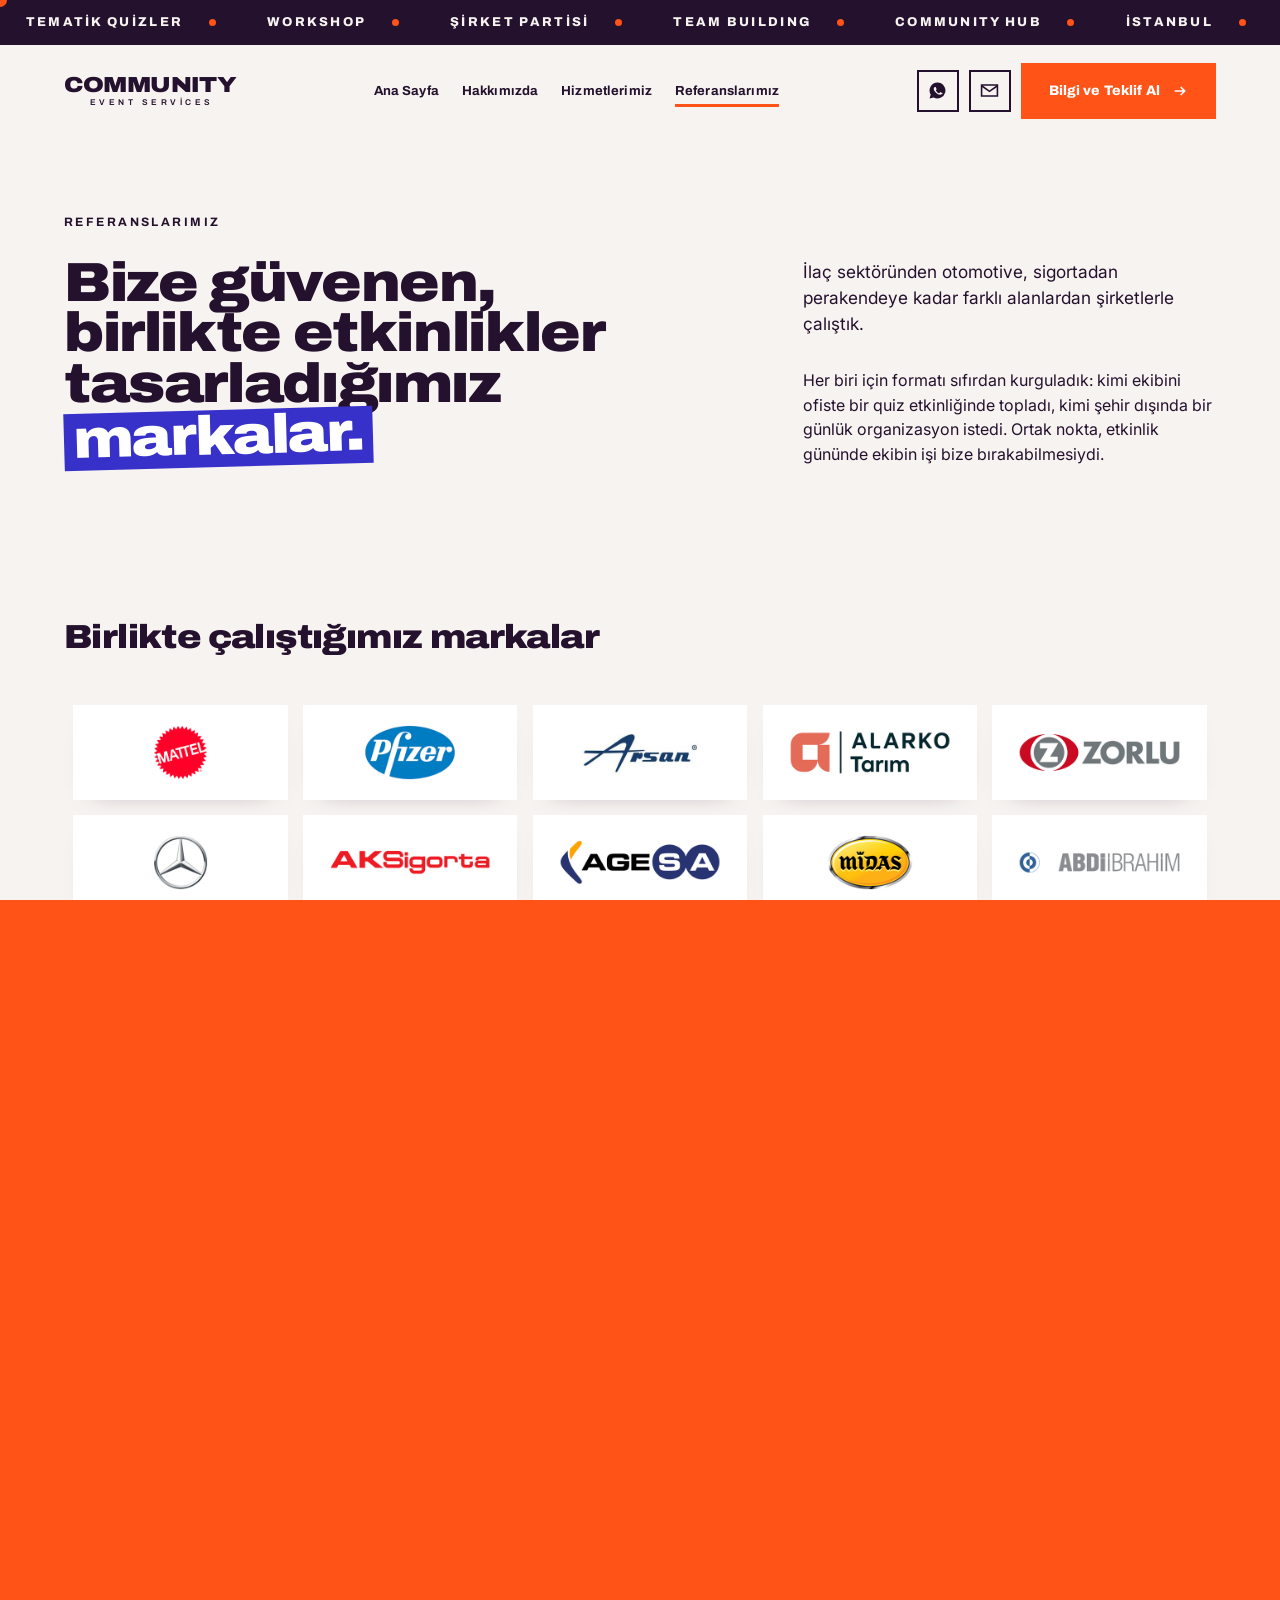
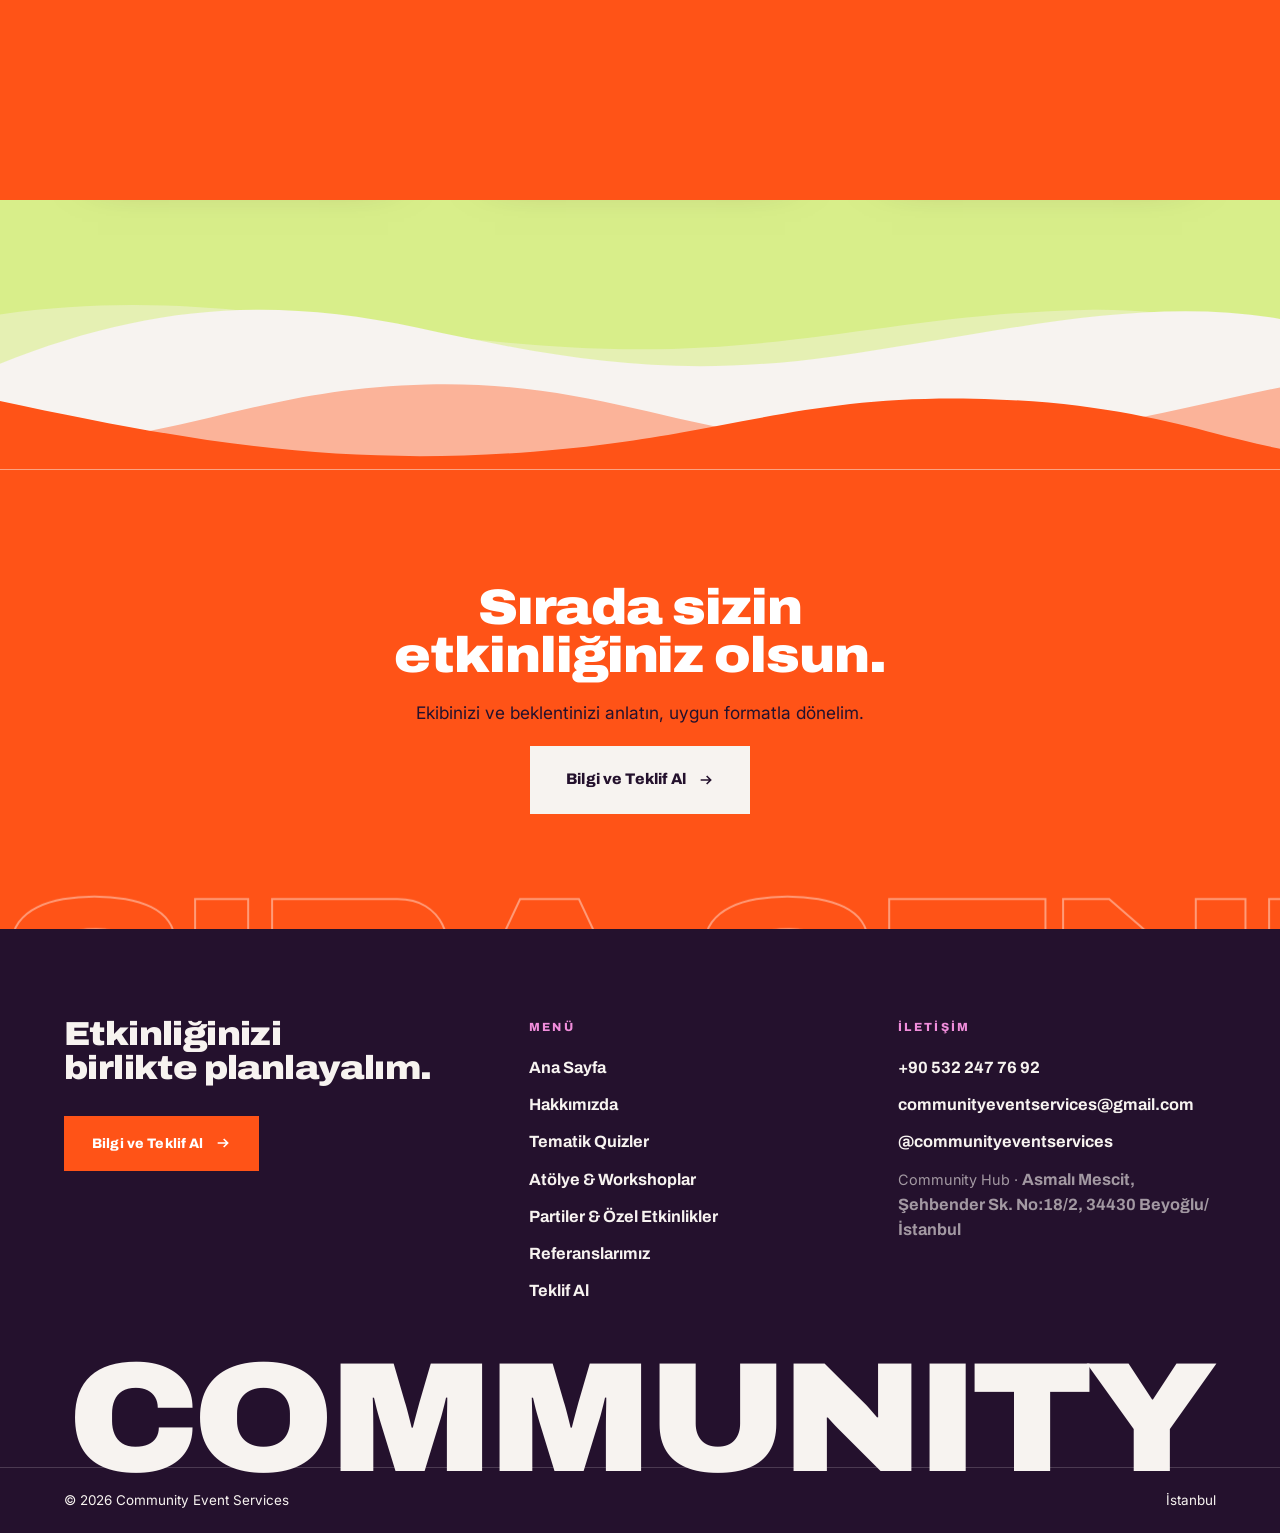
<file: referanslarimiz.html>
<!doctype html>
<html lang="tr">
<head>
<meta charset="utf-8">
<meta name="viewport" content="width=device-width,initial-scale=1">
<title>Referanslarımız — Community Event Services</title>
<meta name="description" content="Community Event Services ile çalışan markalar, etkinlik künyeleri ve katılımcı yorumları.">
<meta name="theme-color" content="#F7F3F0">
<link rel="canonical" href="https://communityeventservices.com/referanslarimiz.html">
<meta property="og:type" content="website">
<meta property="og:locale" content="tr_TR">
<meta property="og:site_name" content="Community Event Services">
<meta property="og:title" content="Referanslarımız — Community Event Services">
<meta property="og:description" content="Community Event Services ile çalışan markalar, etkinlik künyeleri ve katılımcı yorumları.">
<meta property="og:image" content="assets/img/og-default.jpg">
<meta name="twitter:card" content="summary_large_image">
<link rel="preconnect" href="https://fonts.googleapis.com">
<link rel="preconnect" href="https://fonts.gstatic.com" crossorigin>
<link href="https://fonts.googleapis.com/css2?family=Archivo:wdth,wght@62..125,400..900&family=Inter:wght@400;500;600&display=swap" rel="stylesheet">
<link rel="stylesheet" href="assets/css/styles.css">
<link rel="icon" href="assets/favicon.svg" type="image/svg+xml">
<noscript><style>.rv,.rv-mask>*{opacity:1!important;transform:none!important}.hl::before{transform:scaleX(1)!important}.wipe,.cursor{display:none!important}</style></noscript>
<script src="assets/js/config.js"></script>
</head>
<body>
<a class="skip-link" href="#main">İçeriğe geç</a>
<div class="wipe" aria-hidden="true"><span class="wipe__label"></span></div>
<div class="cursor" aria-hidden="true"><span class="cursor__label"></span></div>
<svg width="0" height="0" style="position:absolute" aria-hidden="true"><defs>
<pattern id="pat-dots" width="22" height="22" patternUnits="userSpaceOnUse"><circle cx="4" cy="4" r="3" fill="currentColor"/></pattern>
<pattern id="pat-squiggle" width="40" height="24" patternUnits="userSpaceOnUse"><path d="M0,12 q10,-11 20,0 t20,0" fill="none" stroke="currentColor" stroke-width="3"/></pattern>
<pattern id="pat-tri" width="34" height="34" patternUnits="userSpaceOnUse"><path d="M8,26 L17,8 L26,26 Z" fill="currentColor"/></pattern>
<pattern id="pat-arc" width="30" height="30" patternUnits="userSpaceOnUse"><path d="M0,26 a15,15 0 0 1 30,0" fill="none" stroke="currentColor" stroke-width="3"/></pattern>
</defs></svg>
<div class="ticker" aria-hidden="true"><div class="ticker__track"><span class="ticker__item">TEMATİK QUİZLER</span><span class="ticker__item">WORKSHOP</span><span class="ticker__item">ŞİRKET PARTİSİ</span><span class="ticker__item">TEAM BUILDING</span><span class="ticker__item">COMMUNITY HUB</span><span class="ticker__item">İSTANBUL</span><span class="ticker__item">TEMATİK QUİZLER</span><span class="ticker__item">WORKSHOP</span><span class="ticker__item">ŞİRKET PARTİSİ</span><span class="ticker__item">TEAM BUILDING</span><span class="ticker__item">COMMUNITY HUB</span><span class="ticker__item">İSTANBUL</span><span class="ticker__item">TEMATİK QUİZLER</span><span class="ticker__item">WORKSHOP</span><span class="ticker__item">ŞİRKET PARTİSİ</span><span class="ticker__item">TEAM BUILDING</span><span class="ticker__item">COMMUNITY HUB</span><span class="ticker__item">İSTANBUL</span><span class="ticker__item">TEMATİK QUİZLER</span><span class="ticker__item">WORKSHOP</span><span class="ticker__item">ŞİRKET PARTİSİ</span><span class="ticker__item">TEAM BUILDING</span><span class="ticker__item">COMMUNITY HUB</span><span class="ticker__item">İSTANBUL</span></div></div>
<header class="header">
 <div class="wrap header__inner">
  <a class="logo" href="index.html" aria-label="Community Event Services ana sayfa">
    <span class="logo__mark">COMMUNITY</span><span class="logo__sub">event services</span>
  </a>
  <nav class="nav" aria-label="Ana menü">
    <a class="nav__link" href="index.html">Ana Sayfa</a><a class="nav__link" href="hakkimizda.html">Hakkımızda</a>
    <div class="nav__group">
      <button class="nav__link" aria-expanded="false" aria-haspopup="true">Hizmetlerimiz</button>
      <div class="nav__panel"><a href="tematik-quizler.html">Tematik Quizler</a><a href="workshoplar.html">Atölye & Workshoplar</a><a href="partiler.html">Partiler & Özel Etkinlikler</a></div>
    </div>
    <a class="nav__link" href="referanslarimiz.html" aria-current="page">Referanslarımız</a>
  </nav>
  <div class="header__actions">
    <a class="icon-link icon-link--wa" data-c="wa-link" href="#" target="_blank" rel="noopener" aria-label="WhatsApp ile yazın"><svg viewBox="0 0 24 24"><path d="M12 2a10 10 0 0 0-8.6 15.1L2 22l5.1-1.3A10 10 0 1 0 12 2Zm5.5 14.1c-.2.6-1.2 1.2-1.7 1.2-.5.1-1 .1-1.6-.1-.4-.1-.9-.3-1.5-.6-2.6-1.1-4.3-3.7-4.4-3.9-.1-.2-1-1.4-1-2.6 0-1.2.6-1.8.9-2.1.2-.2.5-.3.7-.3h.5c.2 0 .4 0 .6.5.2.5.8 1.8.8 2 .1.1.1.3 0 .4l-.3.5-.4.4c-.1.1-.3.3-.1.6.2.3.7 1.2 1.6 2 1.1.9 1.9 1.2 2.2 1.3.3.1.4.1.6-.1.2-.2.7-.8.9-1.1.2-.3.4-.2.6-.1l1.9.9c.2.1.4.2.4.3.1.2.1.7-.1 1.3Z"/></svg></a>
    <a class="icon-link icon-link--mail" data-c="mail-link" href="#" aria-label="E-posta gönderin"><svg viewBox="0 0 24 24"><path d="M2 5h20v14H2z" fill="none" stroke="currentColor" stroke-width="2"/><path d="M2 6l10 7 10-7" fill="none" stroke="currentColor" stroke-width="2"/></svg></a>
    <a class="btn btn--accent" href="teklif-al.html" data-magnetic data-cursor="Teklif Al"><span>Bilgi ve Teklif Al</span><svg viewBox="0 0 24 24" aria-hidden="true"><path d="M4 12h15M13 6l6 6-6 6"/></svg></a>
    <button class="burger" aria-expanded="false" aria-label="Menüyü aç"><span></span></button>
  </div>
 </div>
</header>
<div class="menu" role="dialog" aria-modal="true" aria-label="Menü">
  <div class="menu__top">
    <span class="logo__mark">COMMUNITY</span>
    <button class="menu__close" aria-label="Menüyü kapat">✕</button>
  </div>
  <ul class="menu__list"><li><a href="index.html">Ana Sayfa</a></li><li><a href="hakkimizda.html">Hakkımızda</a></li>
    <li aria-hidden="true" style="opacity:.6;font-family:var(--display);font-weight:800;font-size:.78rem;letter-spacing:.2em;padding-top:16px">HİZMETLERİMİZ</li>
    <li><ul class="menu__list menu__sub"><li><a href="tematik-quizler.html">Tematik Quizler</a></li><li><a href="workshoplar.html">Atölye & Workshoplar</a></li><li><a href="partiler.html">Partiler & Özel Etkinlikler</a></li></ul></li>
    <li><a href="referanslarimiz.html">Referanslarımız</a></li><li><a href="teklif-al.html">Teklif Al</a></li></ul>
  <div class="menu__foot">
    <div class="sticker " aria-hidden="true" style="--st-bg:#D8EE8A;--st-fg:#24112D;--st-ring:#24112D;--rot:-14deg">HADİ<br>BAŞLAYALIM</div>
    <a class="btn btn--light" data-c="wa-link" href="#" target="_blank" rel="noopener"><span>WhatsApp</span><svg viewBox="0 0 24 24" aria-hidden="true"><path d="M4 12h15M13 6l6 6-6 6"/></svg></a>
    <a class="btn btn--outline" data-c="mail-link" href="#"><span>E-posta</span><svg viewBox="0 0 24 24" aria-hidden="true"><path d="M4 12h15M13 6l6 6-6 6"/></svg></a>
  </div>
</div>
<main id="main">
<section class="pagehead block block--cream">
 <div class="wrap">
  <p class="crumb rv">Referanslarımız</p>
  <div class="pagehead__grid">
    <h1 class="display t-hero rv">Bize güvenen, birlikte etkinlikler tasarladığımız <span class="hl hl--blue hl--r1">markalar.</span></h1>
    <div>
      <p class="lede rv">İlaç sektöründen otomotive, sigortadan perakendeye kadar farklı alanlardan şirketlerle çalıştık.</p>
      <p class="copy mt-m rv">Her biri için formatı sıfırdan kurguladık: kimi ekibini ofiste bir quiz etkinliğinde topladı, kimi şehir dışında bir günlük organizasyon istedi. Ortak nokta, etkinlik gününde ekibin işi bize bırakabilmesiydi.</p>
    </div>
  </div>
 </div>
</section><section class="block block--cream section--tight">
  <div class="wrap">
    <h2 class="display t-lg mb-l rv">Birlikte çalıştığımız markalar</h2>
    <div class="brandgrid" data-stagger><div class="logo-plate"><img src="assets/img/logo-mattel.png" alt="Mattel" width="440" height="180" loading="lazy" decoding="async"></div><div class="logo-plate"><img src="assets/img/logo-pfizer.png" alt="Pfizer" width="440" height="180" loading="lazy" decoding="async"></div><div class="logo-plate"><img src="assets/img/logo-arsan.png" alt="Arsan Kauçuk" width="440" height="180" loading="lazy" decoding="async"></div><div class="logo-plate"><img src="assets/img/logo-alarko-tarim.png" alt="Alarko Tarım" width="440" height="180" loading="lazy" decoding="async"></div><div class="logo-plate"><img src="assets/img/logo-zorlu.png" alt="Zorlu" width="440" height="180" loading="lazy" decoding="async"></div><div class="logo-plate"><img src="assets/img/logo-mercedes.png" alt="Mercedes-Benz" width="440" height="180" loading="lazy" decoding="async"></div><div class="logo-plate"><img src="assets/img/logo-aksigorta.png" alt="Aksigorta" width="440" height="180" loading="lazy" decoding="async"></div><div class="logo-plate"><img src="assets/img/logo-agesa.png" alt="Agesa" width="440" height="180" loading="lazy" decoding="async"></div><div class="logo-plate"><img src="assets/img/logo-midas.png" alt="Midas" width="440" height="180" loading="lazy" decoding="async"></div><div class="logo-plate"><img src="assets/img/logo-abdi-ibrahim.png" alt="Abdi İbrahim" width="440" height="180" loading="lazy" decoding="async"></div></div>
  </div>
</section><svg class="blob" viewBox="0 0 1440 120" preserveAspectRatio="none" aria-hidden="true" style="background:#F7F3F0">
<path d="M0,74 C120,34 260,96 420,102 C600,109 700,42 880,38 C1060,34 1180,98 1300,104 C1370,107 1410,86 1440,68 L1440,120 L0,120 Z" fill="#D8EE8A" opacity=".4" transform="translate(0,-14)"/>
<path d="M0,64 C180,110 320,10 520,34 C720,58 820,120 1020,104 C1180,91 1300,30 1440,52 L1440,120 L0,120 Z" fill="#D8EE8A"/></svg>
<section class="block block--lime section">
 <div class="wrap">
  <p class="eyebrow rv">Geçmiş Etkinlikler</p>
  <h2 class="display t-xl mb-l rv">Birlikte yaptığımız işlerden</h2>
  <div class="grid g-3" data-stagger><article class="pastcard rv" style="--tk:#FF5317">
  <div class="pastcard__media"><img class="ph ph--block" style="aspect-ratio:4/3" src="assets/img/etkinlik-alarko-700.webp" srcset="assets/img/etkinlik-alarko-700.webp 700w, assets/img/etkinlik-alarko-1400.webp 1400w" sizes="(max-width:767px) 92vw, 31vw" alt="Alarko Tarım quiz etkinliğinde el kaldıran ekip" width="1400" height="933" loading="lazy" decoding="async"></div>
  <div class="pastcard__body">
    <h3 class="display t-md">Alarko Tarım</h3>
    <ul class="case__specs">
      <li>Etkinlik<b>Tematik Quiz</b></li>
      <li>Lokasyon<b>İstanbul</b></li>
    </ul>
  </div>
</article><article class="pastcard rv" style="--tk:#512080">
  <div class="pastcard__media"><img class="ph ph--block" style="aspect-ratio:4/3" src="assets/img/etkinlik-zorlu-700.webp" srcset="assets/img/etkinlik-zorlu-700.webp 700w" sizes="(max-width:767px) 92vw, 31vw" alt="Zorlu Center'da dev ekranda Friends temalı quiz etkinliği" width="700" height="697" loading="lazy" decoding="async"></div>
  <div class="pastcard__body">
    <h3 class="display t-md">Zorlu</h3>
    <ul class="case__specs">
      <li>Etkinlik<b>Tematik Quiz</b></li>
      <li>Lokasyon<b>İstanbul</b></li>
    </ul>
  </div>
</article><article class="pastcard rv" style="--tk:#3730C9">
  <div class="pastcard__media"><img class="ph ph--block" style="aspect-ratio:4/3" src="assets/img/etkinlik-arsan-700.webp" srcset="assets/img/etkinlik-arsan-700.webp 700w, assets/img/etkinlik-arsan-1400.webp 1400w" sizes="(max-width:767px) 92vw, 31vw" alt="Arsan Kauçuk quiz etkinliğinde katılımcılar" width="1400" height="933" loading="lazy" decoding="async"></div>
  <div class="pastcard__body">
    <h3 class="display t-md">Arsan Kauçuk</h3>
    <ul class="case__specs">
      <li>Etkinlik<b>Tematik Quiz</b></li>
      <li>Lokasyon<b>Ağva</b></li>
    </ul>
  </div>
</article></div>
 </div>
</section>
<svg class="blob" viewBox="0 0 1440 120" preserveAspectRatio="none" aria-hidden="true" style="background:#D8EE8A">
<path d="M0,44 C240,4 400,72 640,88 C880,104 1000,44 1220,38 C1320,35 1390,60 1440,80 L1440,120 L0,120 Z" fill="#F7F3F0" opacity=".4" transform="translate(0,-14)"/>
<path d="M0,96 C160,20 300,4 470,48 C640,92 760,116 940,86 C1120,56 1280,4 1440,36 L1440,120 L0,120 Z" fill="#F7F3F0"/></svg><svg class="blob" viewBox="0 0 1440 120" preserveAspectRatio="none" aria-hidden="true" style="background:#F7F3F0">
<path d="M0,102 C200,102 280,26 480,20 C680,14 780,96 980,102 C1160,107 1300,58 1440,24 L1440,120 L0,120 Z" fill="#FF5317" opacity=".4" transform="translate(0,-14)"/>
<path d="M0,28 C220,84 380,116 600,96 C820,76 900,16 1120,26 C1280,33 1360,74 1440,92 L1440,120 L0,120 Z" fill="#FF5317"/></svg>
<section class="block block--orange section" style="overflow:hidden">
 <span class="bigword" data-par="6" aria-hidden="true">SIRA SENDE · SIRA SENDE · SIRA SENDE</span>
 <div class="wrap rel" style="text-align:center;display:grid;justify-items:center;gap:20px">
   <h2 class="display t-xl rv" style="max-width:20ch">Sırada sizin etkinliğiniz olsun.</h2>
   <p class="lede rv" style="max-width:46ch">Ekibinizi ve beklentinizi anlatın, uygun formatla dönelim.</p>
   <a class="btn btn--light btn--lg rv" href="teklif-al.html" data-magnetic><span>Bilgi ve Teklif Al</span><svg viewBox="0 0 24 24" aria-hidden="true"><path d="M4 12h15M13 6l6 6-6 6"/></svg></a>
 </div>
</section>
</main>
<footer class="footer">
 <div class="wrap">
  <div class="footer__grid">
    <div>
      <h2 class="display t-lg">Etkinliğinizi<br>birlikte planlayalım.</h2>
      <a class="btn btn--accent mt-m" href="teklif-al.html" data-magnetic><span>Bilgi ve Teklif Al</span><svg viewBox="0 0 24 24" aria-hidden="true"><path d="M4 12h15M13 6l6 6-6 6"/></svg></a>
    </div>
    <div>
      <p class="footer__label">Menü</p>
      <ul class="footer__list"><li><a href="index.html">Ana Sayfa</a></li><li><a href="hakkimizda.html">Hakkımızda</a></li><li><a href="tematik-quizler.html">Tematik Quizler</a></li><li><a href="workshoplar.html">Atölye & Workshoplar</a></li><li><a href="partiler.html">Partiler & Özel Etkinlikler</a></li><li><a href="referanslarimiz.html">Referanslarımız</a></li><li><a href="teklif-al.html">Teklif Al</a></li></ul>
    </div>
    <div>
      <p class="footer__label">İletişim</p>
      <ul class="footer__list">
        <li><a data-c="wa-link" href="#" target="_blank" rel="noopener"><span data-c="wa-text"></span></a></li>
        <li><a data-c="mail-link" href="#"><span data-c="mail-text"></span></a></li>
        <li><a data-c="ig-link" href="#" target="_blank" rel="noopener"><span data-c="ig-text"></span></a></li>
        <li style="opacity:.6;font-family:var(--body);font-size:.9rem;font-weight:400">
          Community Hub · <span data-hub="address"></span></li>
      </ul>
    </div>
  </div>
  <p class="footer__wordmark" aria-hidden="true">COMMUNITY</p>
 </div>
 <div class="wrap footer__bottom">
   <span>© 2026 Community Event Services</span>
   <span>İstanbul</span>
 </div>
</footer>
<script src="assets/js/app.js" defer></script>
</body>
</html>
</file>
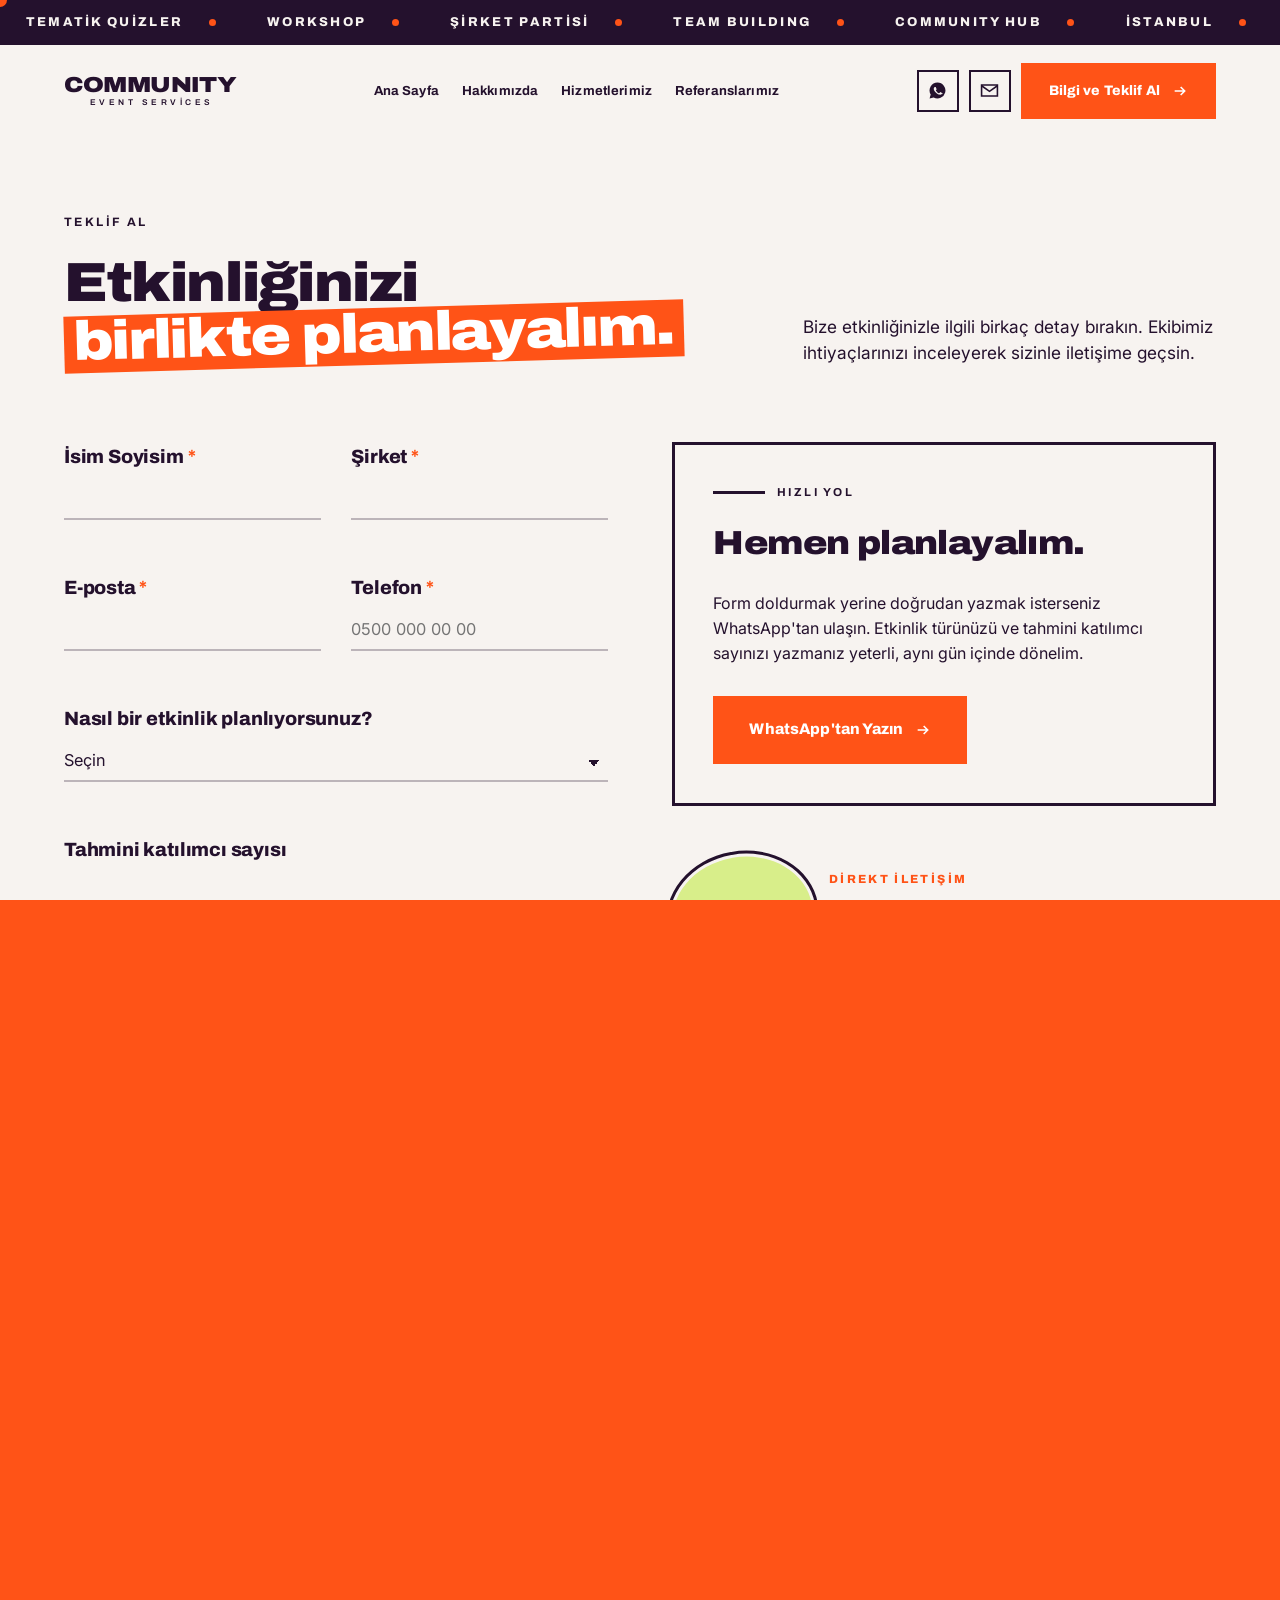
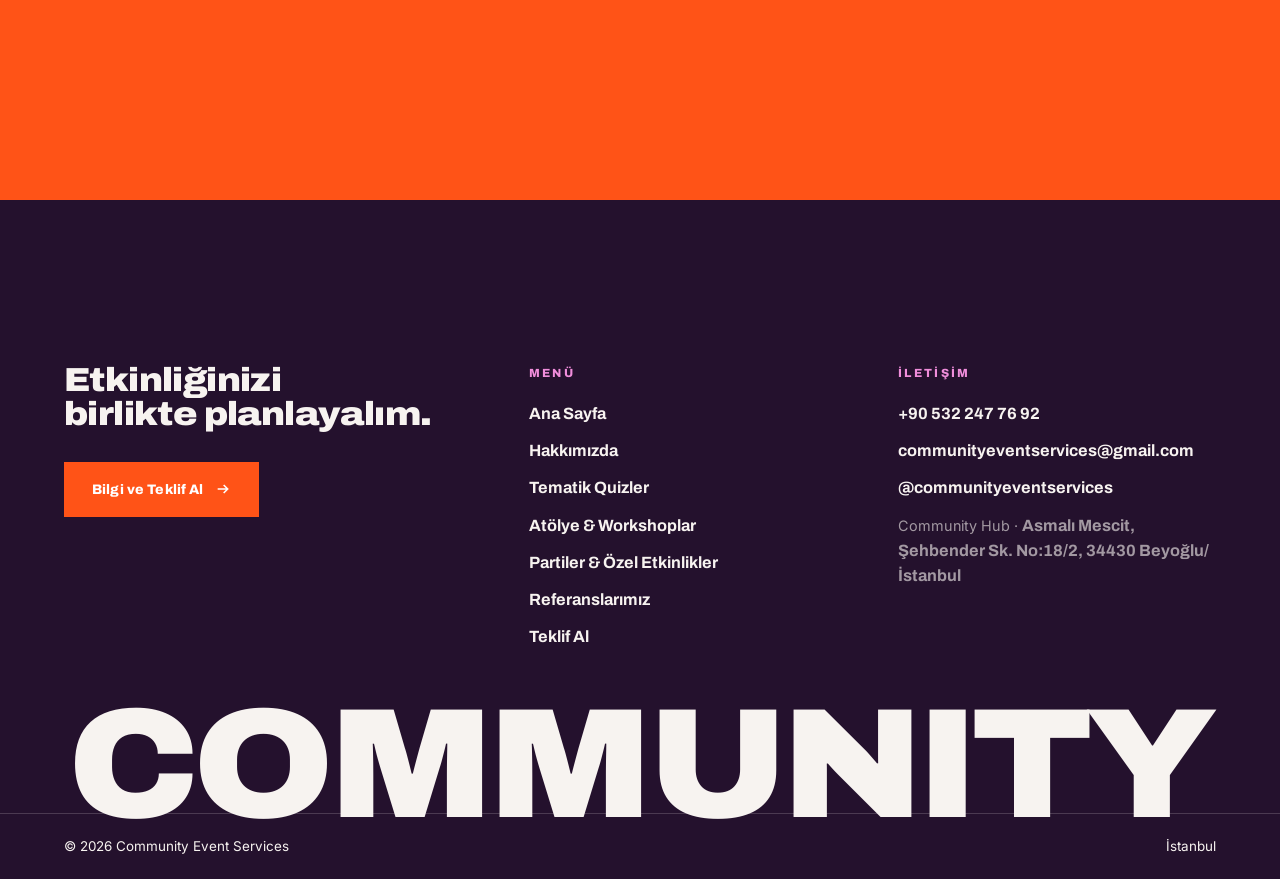
<file: teklif-al.html>
<!doctype html>
<html lang="tr">
<head>
 <!-- Google Tag Manager -->
<script>(function(w,d,s,l,i){w[l]=w[l]||[];w[l].push({'gtm.start':
new Date().getTime(),event:'gtm.js'});var f=d.getElementsByTagName(s)[0],
j=d.createElement(s),dl=l!='dataLayer'?'&l='+l:'';j.async=true;j.src=
'https://www.googletagmanager.com/gtm.js?id='+i+dl;f.parentNode.insertBefore(j,f);
})(window,document,'script','dataLayer','GTM-5QG9NL3G');</script>
<!-- End Google Tag Manager -->
<meta charset="utf-8">
<meta name="viewport" content="width=device-width,initial-scale=1">
<title>Teklif Al — Community Event Services</title>
<meta name="description" content="Şirket etkinliğiniz için teklif alın. Formu doldurun ya da doğrudan WhatsApp'tan yazın, aynı gün dönüş yapalım.">
<meta name="theme-color" content="#F7F3F0">
<link rel="canonical" href="https://communityeventservices.com/teklif-al.html">
<meta property="og:type" content="website">
<meta property="og:locale" content="tr_TR">
<meta property="og:site_name" content="Community Event Services">
<meta property="og:title" content="Teklif Al — Community Event Services">
<meta property="og:description" content="Şirket etkinliğiniz için teklif alın. Formu doldurun ya da doğrudan WhatsApp'tan yazın, aynı gün dönüş yapalım.">
<meta property="og:image" content="assets/img/og-default.jpg">
<meta name="twitter:card" content="summary_large_image">
<link rel="preconnect" href="https://fonts.googleapis.com">
<link rel="preconnect" href="https://fonts.gstatic.com" crossorigin>
<link href="https://fonts.googleapis.com/css2?family=Archivo:wdth,wght@62..125,400..900&family=Inter:wght@400;500;600&display=swap" rel="stylesheet">
<link rel="stylesheet" href="assets/css/styles.css">
<link rel="icon" href="assets/favicon.svg" type="image/svg+xml">
<noscript><style>.rv,.rv-mask>*{opacity:1!important;transform:none!important}.hl::before{transform:scaleX(1)!important}.wipe,.cursor{display:none!important}</style></noscript>
<script src="assets/js/config.js"></script>
</head>
<body>
 <!-- Google Tag Manager (noscript) -->
<noscript><iframe src="https://www.googletagmanager.com/ns.html?id=GTM-5QG9NL3G"
height="0" width="0" style="display:none;visibility:hidden"></iframe></noscript>
<!-- End Google Tag Manager (noscript) -->
<a class="skip-link" href="#main">İçeriğe geç</a>
<div class="wipe" aria-hidden="true"><span class="wipe__label"></span></div>
<div class="cursor" aria-hidden="true"><span class="cursor__label"></span></div>
<svg width="0" height="0" style="position:absolute" aria-hidden="true"><defs>
<pattern id="pat-dots" width="22" height="22" patternUnits="userSpaceOnUse"><circle cx="4" cy="4" r="3" fill="currentColor"/></pattern>
<pattern id="pat-squiggle" width="40" height="24" patternUnits="userSpaceOnUse"><path d="M0,12 q10,-11 20,0 t20,0" fill="none" stroke="currentColor" stroke-width="3"/></pattern>
<pattern id="pat-tri" width="34" height="34" patternUnits="userSpaceOnUse"><path d="M8,26 L17,8 L26,26 Z" fill="currentColor"/></pattern>
<pattern id="pat-arc" width="30" height="30" patternUnits="userSpaceOnUse"><path d="M0,26 a15,15 0 0 1 30,0" fill="none" stroke="currentColor" stroke-width="3"/></pattern>
</defs></svg>
<div class="ticker" aria-hidden="true"><div class="ticker__track"><span class="ticker__item">TEMATİK QUİZLER</span><span class="ticker__item">WORKSHOP</span><span class="ticker__item">ŞİRKET PARTİSİ</span><span class="ticker__item">TEAM BUILDING</span><span class="ticker__item">COMMUNITY HUB</span><span class="ticker__item">İSTANBUL</span><span class="ticker__item">TEMATİK QUİZLER</span><span class="ticker__item">WORKSHOP</span><span class="ticker__item">ŞİRKET PARTİSİ</span><span class="ticker__item">TEAM BUILDING</span><span class="ticker__item">COMMUNITY HUB</span><span class="ticker__item">İSTANBUL</span><span class="ticker__item">TEMATİK QUİZLER</span><span class="ticker__item">WORKSHOP</span><span class="ticker__item">ŞİRKET PARTİSİ</span><span class="ticker__item">TEAM BUILDING</span><span class="ticker__item">COMMUNITY HUB</span><span class="ticker__item">İSTANBUL</span><span class="ticker__item">TEMATİK QUİZLER</span><span class="ticker__item">WORKSHOP</span><span class="ticker__item">ŞİRKET PARTİSİ</span><span class="ticker__item">TEAM BUILDING</span><span class="ticker__item">COMMUNITY HUB</span><span class="ticker__item">İSTANBUL</span></div></div>
<header class="header">
 <div class="wrap header__inner">
  <a class="logo" href="index.html" aria-label="Community Event Services ana sayfa">
    <span class="logo__mark">COMMUNITY</span><span class="logo__sub">event services</span>
  </a>
  <nav class="nav" aria-label="Ana menü">
    <a class="nav__link" href="index.html">Ana Sayfa</a><a class="nav__link" href="hakkimizda.html">Hakkımızda</a>
    <div class="nav__group">
      <button class="nav__link" aria-expanded="false" aria-haspopup="true">Hizmetlerimiz</button>
      <div class="nav__panel"><a href="tematik-quizler.html">Tematik Quizler</a><a href="workshoplar.html">Atölye & Workshoplar</a><a href="partiler.html">Partiler & Özel Etkinlikler</a></div>
    </div>
    <a class="nav__link" href="referanslarimiz.html">Referanslarımız</a>
  </nav>
  <div class="header__actions">
    <a class="icon-link icon-link--wa" data-c="wa-link" href="#" target="_blank" rel="noopener" aria-label="WhatsApp ile yazın"><svg viewBox="0 0 24 24"><path d="M12 2a10 10 0 0 0-8.6 15.1L2 22l5.1-1.3A10 10 0 1 0 12 2Zm5.5 14.1c-.2.6-1.2 1.2-1.7 1.2-.5.1-1 .1-1.6-.1-.4-.1-.9-.3-1.5-.6-2.6-1.1-4.3-3.7-4.4-3.9-.1-.2-1-1.4-1-2.6 0-1.2.6-1.8.9-2.1.2-.2.5-.3.7-.3h.5c.2 0 .4 0 .6.5.2.5.8 1.8.8 2 .1.1.1.3 0 .4l-.3.5-.4.4c-.1.1-.3.3-.1.6.2.3.7 1.2 1.6 2 1.1.9 1.9 1.2 2.2 1.3.3.1.4.1.6-.1.2-.2.7-.8.9-1.1.2-.3.4-.2.6-.1l1.9.9c.2.1.4.2.4.3.1.2.1.7-.1 1.3Z"/></svg></a>
    <a class="icon-link icon-link--mail" data-c="mail-link" href="#" aria-label="E-posta gönderin"><svg viewBox="0 0 24 24"><path d="M2 5h20v14H2z" fill="none" stroke="currentColor" stroke-width="2"/><path d="M2 6l10 7 10-7" fill="none" stroke="currentColor" stroke-width="2"/></svg></a>
    <a class="btn btn--accent" href="teklif-al.html" data-magnetic data-cursor="Teklif Al"><span>Bilgi ve Teklif Al</span><svg viewBox="0 0 24 24" aria-hidden="true"><path d="M4 12h15M13 6l6 6-6 6"/></svg></a>
    <button class="burger" aria-expanded="false" aria-label="Menüyü aç"><span></span></button>
  </div>
 </div>
</header>
<div class="menu" role="dialog" aria-modal="true" aria-label="Menü">
  <div class="menu__top">
    <span class="logo__mark">COMMUNITY</span>
    <button class="menu__close" aria-label="Menüyü kapat">✕</button>
  </div>
  <ul class="menu__list"><li><a href="index.html">Ana Sayfa</a></li><li><a href="hakkimizda.html">Hakkımızda</a></li>
    <li aria-hidden="true" style="opacity:.6;font-family:var(--display);font-weight:800;font-size:.78rem;letter-spacing:.2em;padding-top:16px">HİZMETLERİMİZ</li>
    <li><ul class="menu__list menu__sub"><li><a href="tematik-quizler.html">Tematik Quizler</a></li><li><a href="workshoplar.html">Atölye & Workshoplar</a></li><li><a href="partiler.html">Partiler & Özel Etkinlikler</a></li></ul></li>
    <li><a href="referanslarimiz.html">Referanslarımız</a></li><li><a href="teklif-al.html">Teklif Al</a></li></ul>
  <div class="menu__foot">
    <div class="sticker " aria-hidden="true" style="--st-bg:#D8EE8A;--st-fg:#24112D;--st-ring:#24112D;--rot:-14deg">HADİ<br>BAŞLAYALIM</div>
    <a class="btn btn--light" data-c="wa-link" href="#" target="_blank" rel="noopener"><span>WhatsApp</span><svg viewBox="0 0 24 24" aria-hidden="true"><path d="M4 12h15M13 6l6 6-6 6"/></svg></a>
    <a class="btn btn--outline" data-c="mail-link" href="#"><span>E-posta</span><svg viewBox="0 0 24 24" aria-hidden="true"><path d="M4 12h15M13 6l6 6-6 6"/></svg></a>
  </div>
</div>
<main id="main">
<section class="pagehead block block--cream">
 <div class="wrap">
  <p class="crumb rv">Teklif Al</p>
  <div class="pagehead__grid">
    <h1 class="display t-hero rv">Etkinliğinizi <span class="hl hl--orange hl--r1">birlikte planlayalım.</span></h1>
    <p class="lede rv">Bize etkinliğinizle ilgili birkaç detay bırakın. Ekibimiz ihtiyaçlarınızı inceleyerek sizinle iletişime geçsin.</p>
  </div>
 </div>
</section>

<section class="block block--cream section" style="padding-top:0">
 <div class="wrap">
  <div class="grid g-2" style="gap:clamp(36px,5vw,90px);align-items:start">
   <div>
     <form id="teklif-form" class="form" novalidate>
       
<div class="field"><label for="f-name">İsim Soyisim <span class="req">*</span></label>
  <input id="f-name" name="name" type="text" required autocomplete="name" aria-describedby="e-name">
  <span class="err" id="e-name" role="alert"></span></div>

<div class="field"><label for="f-company">Şirket <span class="req">*</span></label>
  <input id="f-company" name="company" type="text" required autocomplete="organization" aria-describedby="e-company">
  <span class="err" id="e-company" role="alert"></span></div>

<div class="field"><label for="f-email">E-posta <span class="req">*</span></label>
  <input id="f-email" name="email" type="email" required autocomplete="email" aria-describedby="e-email">
  <span class="err" id="e-email" role="alert"></span></div>

<div class="field"><label for="f-phone">Telefon <span class="req">*</span></label>
  <input id="f-phone" name="phone" type="tel" required autocomplete="tel" placeholder="0500 000 00 00" aria-describedby="e-phone">
  <span class="err" id="e-phone" role="alert"></span></div>

<div class="field field--full"><label for="f-type">Nasıl bir etkinlik planlıyorsunuz?</label>
  <select id="f-type" name="event_type" aria-describedby="e-type">
    <option value="">Seçin</option>
    <option>Tematik Quiz Etkinlikleri</option>
    <option>Atölye &amp; Workshoplar</option>
    <option>Parti ve Özel Etkinlikler</option>
    <option>Henüz karar vermedim</option>
  </select><span class="err" id="e-type" role="alert"></span></div>

<div class="field field--full"><label for="f-count">Tahmini katılımcı sayısı</label>
  <input id="f-count" name="participant_count" type="text" inputmode="numeric" aria-describedby="e-count">
  <span class="err" id="e-count" role="alert"></span></div>

<div class="field field--full"><label for="f-exp">Etkinlik beklentiniz</label>
  <textarea id="f-exp" name="expectations" rows="4" aria-describedby="e-exp"></textarea>
  <span class="err" id="e-exp" role="alert"></span></div>
       <div class="field field--full">
         <button class="btn btn--accent btn--lg" type="submit" data-magnetic><span>Teklif Talebini Gönder</span><svg viewBox="0 0 24 24" aria-hidden="true"><path d="M4 12h15M13 6l6 6-6 6"/></svg></button>
         <p style="font-size:.88rem;opacity:.65;margin:14px 0 0">Bilgileriniz doğrudan communityeventservices@gmail.com adresine iletilir.</p>
         <span class="err" data-form-error role="alert"></span>
       </div>
     </form>
     <div class="form-success" role="status">
       <h2 class="display t-lg">Teşekkür ederiz.</h2>
       <p class="copy mt-m">Talebiniz bize ulaştı. Ekibimiz ihtiyaçlarınızı inceleyip en kısa zamanda size dönüş yapacak.</p>
       <a class="btn mt-m" data-c="wa-link" href="#" target="_blank" rel="noopener"><span>WhatsApp'tan yazın</span><svg viewBox="0 0 24 24" aria-hidden="true"><path d="M4 12h15M13 6l6 6-6 6"/></svg></a>
     </div>
   </div>

   <div>
     <div class="slotbox">
       <p class="eyebrow">Hızlı yol</p>
       <h2 class="display t-lg">Hemen planlayalım.</h2>
       <p class="copy mt-m">Form doldurmak yerine doğrudan yazmak isterseniz WhatsApp'tan ulaşın. Etkinlik türünüzü ve tahmini katılımcı sayınızı yazmanız yeterli, aynı gün içinde dönelim.</p>
       <a class="btn btn--accent btn--lg mt-m" data-c="wa-link" href="#" target="_blank" rel="noopener" data-magnetic><span>WhatsApp'tan Yazın</span><svg viewBox="0 0 24 24" aria-hidden="true"><path d="M4 12h15M13 6l6 6-6 6"/></svg></a>
       </div>

     <div class="mt-l" style="display:flex;gap:16px;flex-wrap:wrap;align-items:center">
       <div class="sticker " aria-hidden="true" style="--st-bg:#D8EE8A;--st-fg:#24112D;--st-ring:#24112D;--rot:-10deg">SIRA<br>SENDE</div>
       <div>
         <p class="footer__label" style="color:#FF5317">Direkt iletişim</p>
         <p style="margin:0"><a data-c="wa-link" href="#" target="_blank" rel="noopener" style="text-decoration:none;font-family:var(--display);font-weight:800"><span data-c="wa-text"></span></a></p>
         <p style="margin:4px 0 0"><a data-c="mail-link" href="#" style="text-decoration:none;font-family:var(--display);font-weight:800"><span data-c="mail-text"></span></a></p>
       </div>
     </div>
   </div>
  </div>
 </div>
</section>
<svg class="blob" viewBox="0 0 1440 120" preserveAspectRatio="none" aria-hidden="true" style="background:#F7F3F0">
<path d="M0,64 C180,110 320,10 520,34 C720,58 820,120 1020,104 C1180,91 1300,30 1440,52 L1440,120 L0,120 Z" fill="#24112D" opacity=".4" transform="translate(0,-14)"/>
<path d="M0,74 C120,34 260,96 420,102 C600,109 700,42 880,38 C1060,34 1180,98 1300,104 C1370,107 1410,86 1440,68 L1440,120 L0,120 Z" fill="#24112D"/></svg>
<section class="block block--ink section">
 <div class="wrap grid g-3" data-stagger>
   <div class="rv"><p class="footer__label">01</p><h3 class="display t-sm">Formu doldurun</h3><p class="copy mt-m" style="font-size:.95rem">Etkinlik türü ve katılımcı sayısı yeterli. Detaylar görüşmede netleşir.</p></div>
   <div class="rv"><p class="footer__label">02</p><h3 class="display t-sm">Aynı gün dönüş</h3><p class="copy mt-m" style="font-size:.95rem">Mesai saatleri içindeki taleplere aynı gün geri dönüyoruz.</p></div>
   <div class="rv"><p class="footer__label">03</p><h3 class="display t-sm">Net teklif</h3><p class="copy mt-m" style="font-size:.95rem">Kapsam, süre ve dahil olan her kalem yazılı olarak paylaşılır.</p></div>
 </div>
</section>
</main>
<footer class="footer">
 <div class="wrap">
  <div class="footer__grid">
    <div>
      <h2 class="display t-lg">Etkinliğinizi<br>birlikte planlayalım.</h2>
      <a class="btn btn--accent mt-m" href="teklif-al.html" data-magnetic><span>Bilgi ve Teklif Al</span><svg viewBox="0 0 24 24" aria-hidden="true"><path d="M4 12h15M13 6l6 6-6 6"/></svg></a>
    </div>
    <div>
      <p class="footer__label">Menü</p>
      <ul class="footer__list"><li><a href="index.html">Ana Sayfa</a></li><li><a href="hakkimizda.html">Hakkımızda</a></li><li><a href="tematik-quizler.html">Tematik Quizler</a></li><li><a href="workshoplar.html">Atölye & Workshoplar</a></li><li><a href="partiler.html">Partiler & Özel Etkinlikler</a></li><li><a href="referanslarimiz.html">Referanslarımız</a></li><li><a href="teklif-al.html">Teklif Al</a></li></ul>
    </div>
    <div>
      <p class="footer__label">İletişim</p>
      <ul class="footer__list">
        <li><a data-c="wa-link" href="#" target="_blank" rel="noopener"><span data-c="wa-text"></span></a></li>
        <li><a data-c="mail-link" href="#"><span data-c="mail-text"></span></a></li>
        <li><a data-c="ig-link" href="#" target="_blank" rel="noopener"><span data-c="ig-text"></span></a></li>
        <li style="opacity:.6;font-family:var(--body);font-size:.9rem;font-weight:400">
          Community Hub · <span data-hub="address"></span></li>
      </ul>
    </div>
  </div>
  <p class="footer__wordmark" aria-hidden="true">COMMUNITY</p>
 </div>
 <div class="wrap footer__bottom">
   <span>© 2026 Community Event Services</span>
   <span>İstanbul</span>
 </div>
</footer>
<script src="assets/js/app.js" defer></script>
</body>
</html>
</file>
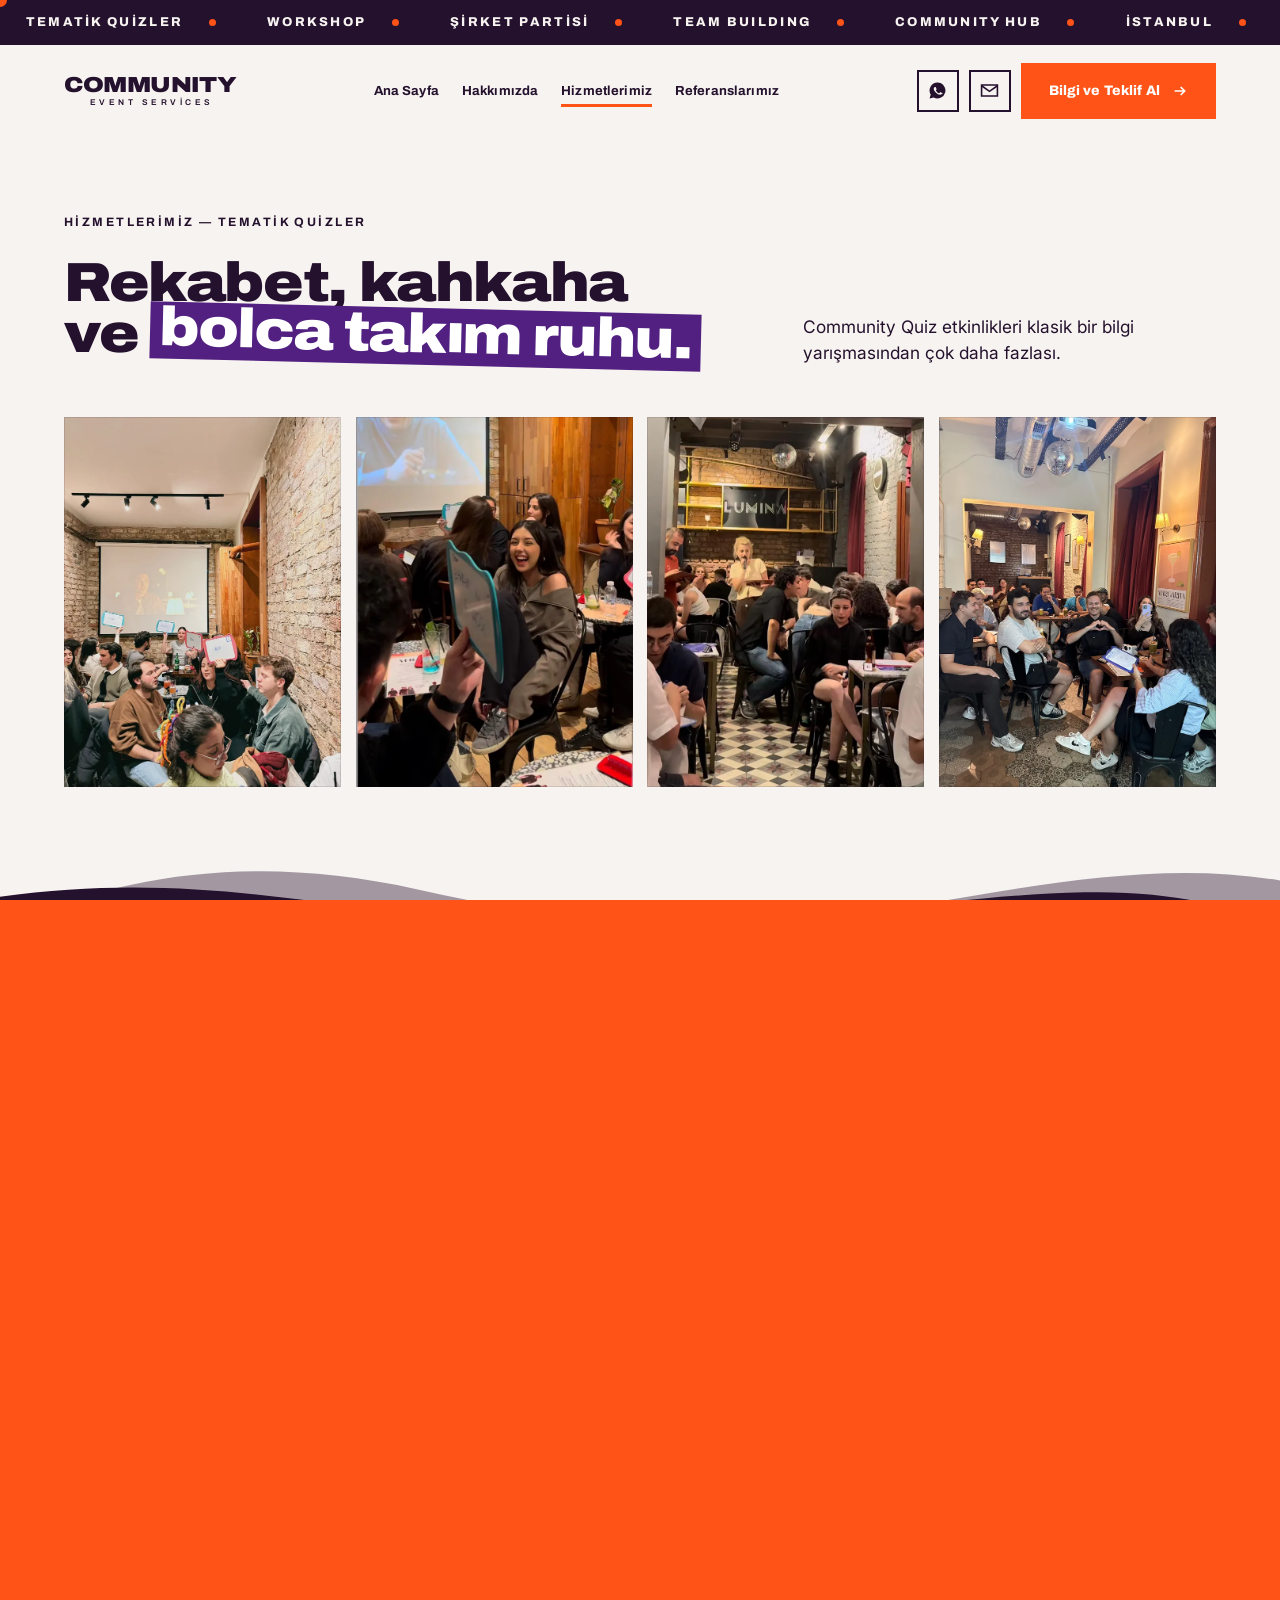
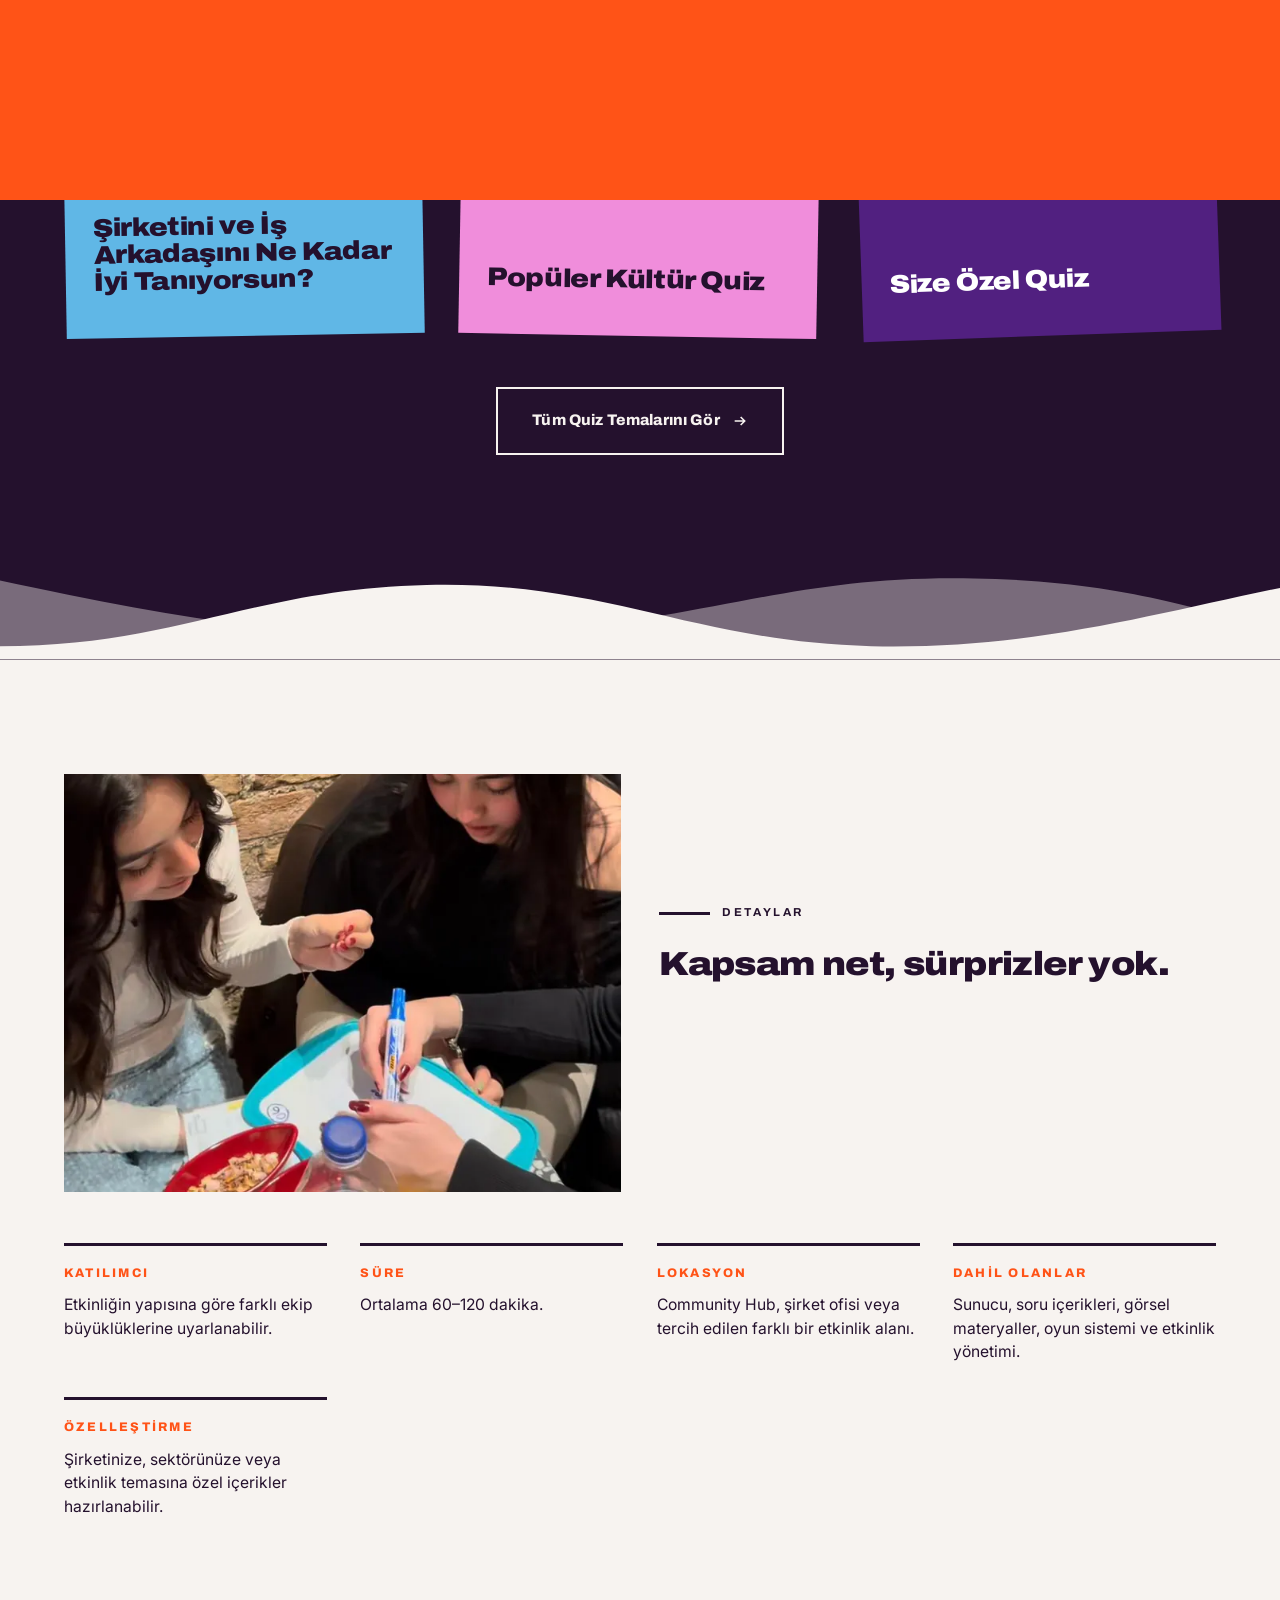
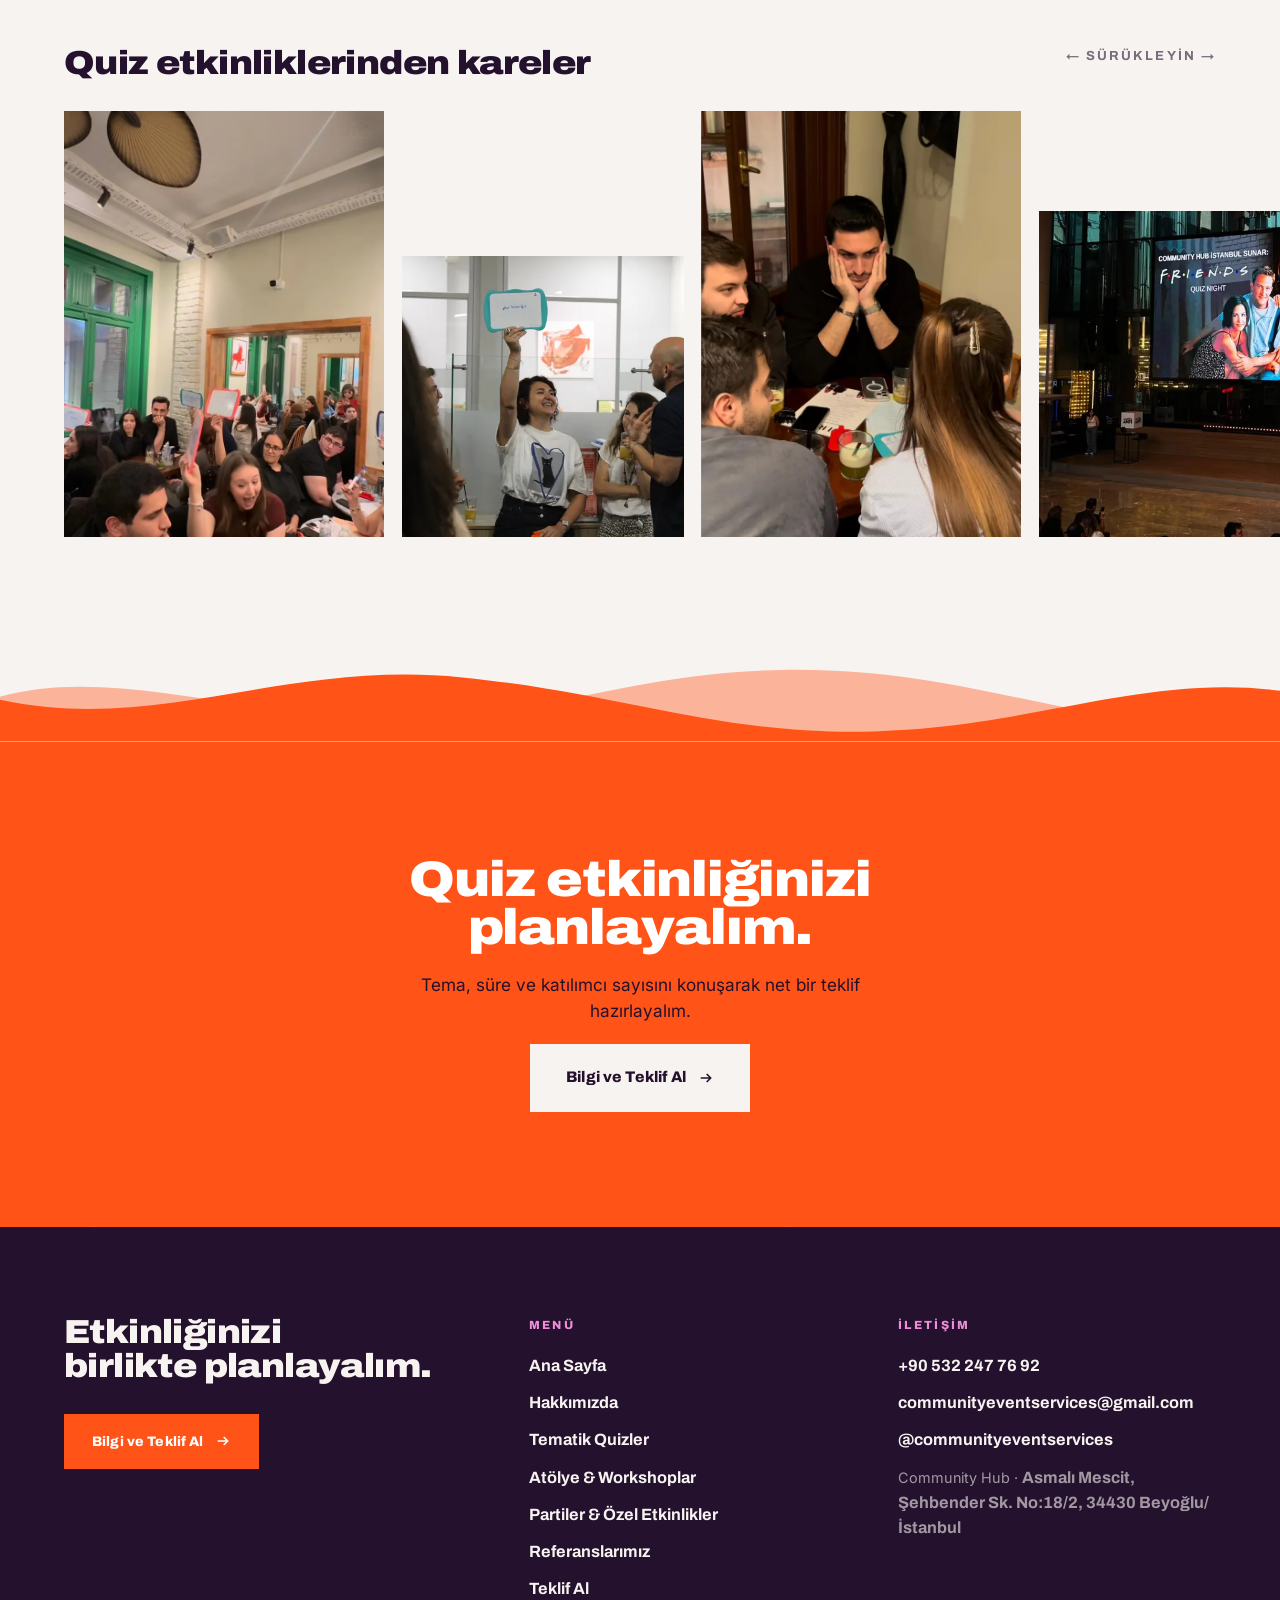
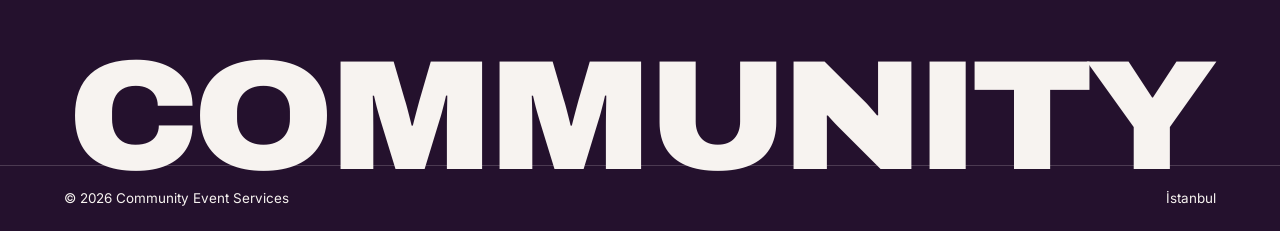
<file: tematik-quizler.html>
<!doctype html>
<html lang="tr">
<head>
<meta charset="utf-8">
<meta name="viewport" content="width=device-width,initial-scale=1">
<title>Tematik Quiz Etkinlikleri — Community Event Services</title>
<meta name="description" content="Şirketler için tematik quiz etkinlikleri: dizi-film, müzik, popüler kültür ve şirkete özel quizler. Sunucu, içerik ve oyun sistemi dahil.">
<meta name="theme-color" content="#F7F3F0">
<link rel="canonical" href="https://communityeventservices.com/tematik-quizler.html">
<meta property="og:type" content="website">
<meta property="og:locale" content="tr_TR">
<meta property="og:site_name" content="Community Event Services">
<meta property="og:title" content="Tematik Quiz Etkinlikleri — Community Event Services">
<meta property="og:description" content="Şirketler için tematik quiz etkinlikleri: dizi-film, müzik, popüler kültür ve şirkete özel quizler. Sunucu, içerik ve oyun sistemi dahil.">
<meta property="og:image" content="assets/img/og-default.jpg">
<meta name="twitter:card" content="summary_large_image">
<link rel="preconnect" href="https://fonts.googleapis.com">
<link rel="preconnect" href="https://fonts.gstatic.com" crossorigin>
<link href="https://fonts.googleapis.com/css2?family=Archivo:wdth,wght@62..125,400..900&family=Inter:wght@400;500;600&display=swap" rel="stylesheet">
<link rel="stylesheet" href="assets/css/styles.css">
<link rel="icon" href="assets/favicon.svg" type="image/svg+xml">
<noscript><style>.rv,.rv-mask>*{opacity:1!important;transform:none!important}.hl::before{transform:scaleX(1)!important}.wipe,.cursor{display:none!important}</style></noscript>
<script src="assets/js/config.js"></script>
</head>
<body>
<a class="skip-link" href="#main">İçeriğe geç</a>
<div class="wipe" aria-hidden="true"><span class="wipe__label"></span></div>
<div class="cursor" aria-hidden="true"><span class="cursor__label"></span></div>
<svg width="0" height="0" style="position:absolute" aria-hidden="true"><defs>
<pattern id="pat-dots" width="22" height="22" patternUnits="userSpaceOnUse"><circle cx="4" cy="4" r="3" fill="currentColor"/></pattern>
<pattern id="pat-squiggle" width="40" height="24" patternUnits="userSpaceOnUse"><path d="M0,12 q10,-11 20,0 t20,0" fill="none" stroke="currentColor" stroke-width="3"/></pattern>
<pattern id="pat-tri" width="34" height="34" patternUnits="userSpaceOnUse"><path d="M8,26 L17,8 L26,26 Z" fill="currentColor"/></pattern>
<pattern id="pat-arc" width="30" height="30" patternUnits="userSpaceOnUse"><path d="M0,26 a15,15 0 0 1 30,0" fill="none" stroke="currentColor" stroke-width="3"/></pattern>
</defs></svg>
<div class="ticker" aria-hidden="true"><div class="ticker__track"><span class="ticker__item">TEMATİK QUİZLER</span><span class="ticker__item">WORKSHOP</span><span class="ticker__item">ŞİRKET PARTİSİ</span><span class="ticker__item">TEAM BUILDING</span><span class="ticker__item">COMMUNITY HUB</span><span class="ticker__item">İSTANBUL</span><span class="ticker__item">TEMATİK QUİZLER</span><span class="ticker__item">WORKSHOP</span><span class="ticker__item">ŞİRKET PARTİSİ</span><span class="ticker__item">TEAM BUILDING</span><span class="ticker__item">COMMUNITY HUB</span><span class="ticker__item">İSTANBUL</span><span class="ticker__item">TEMATİK QUİZLER</span><span class="ticker__item">WORKSHOP</span><span class="ticker__item">ŞİRKET PARTİSİ</span><span class="ticker__item">TEAM BUILDING</span><span class="ticker__item">COMMUNITY HUB</span><span class="ticker__item">İSTANBUL</span><span class="ticker__item">TEMATİK QUİZLER</span><span class="ticker__item">WORKSHOP</span><span class="ticker__item">ŞİRKET PARTİSİ</span><span class="ticker__item">TEAM BUILDING</span><span class="ticker__item">COMMUNITY HUB</span><span class="ticker__item">İSTANBUL</span></div></div>
<header class="header">
 <div class="wrap header__inner">
  <a class="logo" href="index.html" aria-label="Community Event Services ana sayfa">
    <span class="logo__mark">COMMUNITY</span><span class="logo__sub">event services</span>
  </a>
  <nav class="nav" aria-label="Ana menü">
    <a class="nav__link" href="index.html">Ana Sayfa</a><a class="nav__link" href="hakkimizda.html">Hakkımızda</a>
    <div class="nav__group">
      <button class="nav__link" aria-expanded="false" aria-haspopup="true" aria-current="page">Hizmetlerimiz</button>
      <div class="nav__panel"><a href="tematik-quizler.html">Tematik Quizler</a><a href="workshoplar.html">Atölye & Workshoplar</a><a href="partiler.html">Partiler & Özel Etkinlikler</a></div>
    </div>
    <a class="nav__link" href="referanslarimiz.html">Referanslarımız</a>
  </nav>
  <div class="header__actions">
    <a class="icon-link icon-link--wa" data-c="wa-link" href="#" target="_blank" rel="noopener" aria-label="WhatsApp ile yazın"><svg viewBox="0 0 24 24"><path d="M12 2a10 10 0 0 0-8.6 15.1L2 22l5.1-1.3A10 10 0 1 0 12 2Zm5.5 14.1c-.2.6-1.2 1.2-1.7 1.2-.5.1-1 .1-1.6-.1-.4-.1-.9-.3-1.5-.6-2.6-1.1-4.3-3.7-4.4-3.9-.1-.2-1-1.4-1-2.6 0-1.2.6-1.8.9-2.1.2-.2.5-.3.7-.3h.5c.2 0 .4 0 .6.5.2.5.8 1.8.8 2 .1.1.1.3 0 .4l-.3.5-.4.4c-.1.1-.3.3-.1.6.2.3.7 1.2 1.6 2 1.1.9 1.9 1.2 2.2 1.3.3.1.4.1.6-.1.2-.2.7-.8.9-1.1.2-.3.4-.2.6-.1l1.9.9c.2.1.4.2.4.3.1.2.1.7-.1 1.3Z"/></svg></a>
    <a class="icon-link icon-link--mail" data-c="mail-link" href="#" aria-label="E-posta gönderin"><svg viewBox="0 0 24 24"><path d="M2 5h20v14H2z" fill="none" stroke="currentColor" stroke-width="2"/><path d="M2 6l10 7 10-7" fill="none" stroke="currentColor" stroke-width="2"/></svg></a>
    <a class="btn btn--accent" href="teklif-al.html" data-magnetic data-cursor="Teklif Al"><span>Bilgi ve Teklif Al</span><svg viewBox="0 0 24 24" aria-hidden="true"><path d="M4 12h15M13 6l6 6-6 6"/></svg></a>
    <button class="burger" aria-expanded="false" aria-label="Menüyü aç"><span></span></button>
  </div>
 </div>
</header>
<div class="menu" role="dialog" aria-modal="true" aria-label="Menü">
  <div class="menu__top">
    <span class="logo__mark">COMMUNITY</span>
    <button class="menu__close" aria-label="Menüyü kapat">✕</button>
  </div>
  <ul class="menu__list"><li><a href="index.html">Ana Sayfa</a></li><li><a href="hakkimizda.html">Hakkımızda</a></li>
    <li aria-hidden="true" style="opacity:.6;font-family:var(--display);font-weight:800;font-size:.78rem;letter-spacing:.2em;padding-top:16px">HİZMETLERİMİZ</li>
    <li><ul class="menu__list menu__sub"><li><a href="tematik-quizler.html">Tematik Quizler</a></li><li><a href="workshoplar.html">Atölye & Workshoplar</a></li><li><a href="partiler.html">Partiler & Özel Etkinlikler</a></li></ul></li>
    <li><a href="referanslarimiz.html">Referanslarımız</a></li><li><a href="teklif-al.html">Teklif Al</a></li></ul>
  <div class="menu__foot">
    <div class="sticker " aria-hidden="true" style="--st-bg:#D8EE8A;--st-fg:#24112D;--st-ring:#24112D;--rot:-14deg">HADİ<br>BAŞLAYALIM</div>
    <a class="btn btn--light" data-c="wa-link" href="#" target="_blank" rel="noopener"><span>WhatsApp</span><svg viewBox="0 0 24 24" aria-hidden="true"><path d="M4 12h15M13 6l6 6-6 6"/></svg></a>
    <a class="btn btn--outline" data-c="mail-link" href="#"><span>E-posta</span><svg viewBox="0 0 24 24" aria-hidden="true"><path d="M4 12h15M13 6l6 6-6 6"/></svg></a>
  </div>
</div>
<main id="main">
<section class="pagehead block block--cream">
 <div class="wrap">
  <p class="crumb rv">Hizmetlerimiz — Tematik Quizler</p>
  <div class="pagehead__grid">
    <h1 class="display t-hero rv">Rekabet, kahkaha ve <span class="hl hl--purple hl--r2">bolca takım ruhu.</span></h1>
    <p class="lede rv">Community Quiz etkinlikleri klasik bir bilgi yarışmasından çok daha fazlası.</p>
  </div>
  <div class="quizhero mt-l">
    <div class="rv"><img class="ph ph--block ph--r34" src="assets/img/quiz-gece-01-700.webp" srcset="assets/img/quiz-gece-01-700.webp 700w, assets/img/quiz-gece-01-1400.webp 1400w" sizes="(max-width:767px) 92vw, 34vw" alt="Quiz etkinliğinde dolu salon ve sahnedeki sunucu" width="1400" height="1867" loading="eager" fetchpriority="high" decoding="async"></div>
    <div class="rv"><img class="ph ph--arch ph--r34" src="assets/img/quiz-04-700.webp" srcset="assets/img/quiz-04-700.webp 700w, assets/img/quiz-04-1179.webp 1179w" sizes="(max-width:767px) 92vw, 26vw" alt="Cevap tahtasını kaldıran katılımcılar" width="1179" height="1596" loading="lazy" decoding="async"></div>
    <div class="rv"><img class="ph ph--block ph--r34" src="assets/img/quiz-06-700.webp" srcset="assets/img/quiz-06-700.webp 700w, assets/img/quiz-06-1136.webp 1136w" sizes="(max-width:767px) 46vw, 20vw" alt="Mekanda düzenlenen kalabalık quiz etkinliği" width="1136" height="1600" loading="lazy" decoding="async"></div>
    <div class="rv"><img class="ph ph--circle ph--r11" src="assets/img/quiz-dogumgunu-01-700.webp" srcset="assets/img/quiz-dogumgunu-01-700.webp 700w, assets/img/quiz-dogumgunu-01-1400.webp 1400w" sizes="(max-width:767px) 46vw, 16vw" alt="Doğum günü için düzenlenen quiz etkinliği" width="1400" height="1867" loading="lazy" decoding="async"></div>
  </div>
 </div>
</section><svg class="blob" viewBox="0 0 1440 120" preserveAspectRatio="none" aria-hidden="true" style="background:#F7F3F0">
<path d="M0,96 C160,20 300,4 470,48 C640,92 760,116 940,86 C1120,56 1280,4 1440,36 L1440,120 L0,120 Z" fill="#24112D" opacity=".4" transform="translate(0,-14)"/>
<path d="M0,44 C240,4 400,72 640,88 C880,104 1000,44 1220,38 C1320,35 1390,60 1440,80 L1440,120 L0,120 Z" fill="#24112D"/></svg>
<section class="block block--ink section">
 <div class="wrap">
  <p class="eyebrow rv">Quiz Temaları</p>
  <h2 class="display t-xl mb-l rv">Ekibinize göre tema seçin, gerisini biz hazırlayalım.</h2>
  <div class="grid g-3" data-stagger><article class="tcard" tabindex="0" style="--tc:#512080;--tc-fg:#fff;--rot:0deg">
  <svg class="tcard__pat" aria-hidden="true" style="color:#ffffff"><rect width="100%" height="100%" fill="url(#pat-dots)"/></svg>
  <span class="tcard__num">01</span>
  <div><h3 class="display t-md tcard__title">Film Quiz</h3><p class="tcard__desc">Harry Potter'dan Marvel'a, Recep İvedik'ten Açlık Oyunları'na uzanan film bölümleri.</p></div>
</article><article class="tcard" tabindex="0" style="--tc:#3730C9;--tc-fg:#fff;--rot:-1.5deg">
  <svg class="tcard__pat" aria-hidden="true" style="color:#ffffff"><rect width="100%" height="100%" fill="url(#pat-squiggle)"/></svg>
  <span class="tcard__num">02</span>
  <div><h3 class="display t-md tcard__title">Dizi Quiz</h3><p class="tcard__desc">Aşkı Memnu'dan Game of Thrones'a, yerli ve yabancı dizi temaları.</p></div>
</article><article class="tcard" tabindex="0" style="--tc:#FF5317;--tc-fg:#fff;--rot:1.5deg">
  <svg class="tcard__pat" aria-hidden="true" style="color:#ffffff"><rect width="100%" height="100%" fill="url(#pat-tri)"/></svg>
  <span class="tcard__num">03</span>
  <div><h3 class="display t-md tcard__title">Müzik Quiz</h3><p class="tcard__desc">İlk saniyeden şarkıyı bilme, dönem tahmini ve sözü tamamlama turları.</p></div>
</article><article class="tcard" tabindex="0" style="--tc:#60B7E6;--tc-fg:#24112D;--rot:-1deg">
  <svg class="tcard__pat" aria-hidden="true" style="color:#24112D"><rect width="100%" height="100%" fill="url(#pat-arc)"/></svg>
  <span class="tcard__num">04</span>
  <div><h3 class="display t-md tcard__title">Şirketini ve İş Arkadaşını Ne Kadar İyi Tanıyorsun?</h3><p class="tcard__desc">Şirketinizin tarihi, ürünleri ve ekipten önceden toplanan cevaplarla hazırlanan tahmin turu.</p></div>
</article><article class="tcard" tabindex="0" style="--tc:#F08DDB;--tc-fg:#24112D;--rot:1deg">
  <svg class="tcard__pat" aria-hidden="true" style="color:#24112D"><rect width="100%" height="100%" fill="url(#pat-dots)"/></svg>
  <span class="tcard__num">05</span>
  <div><h3 class="display t-md tcard__title">Popüler Kültür Quiz</h3><p class="tcard__desc">Güncel akımlar, internet kültürü ve sezonun konuştuğu her şey.</p></div>
</article><article class="tcard" tabindex="0" style="--tc:#512080;--tc-fg:#fff;--rot:-2deg">
  <svg class="tcard__pat" aria-hidden="true" style="color:#ffffff"><rect width="100%" height="100%" fill="url(#pat-squiggle)"/></svg>
  <span class="tcard__num">06</span>
  <div><h3 class="display t-md tcard__title">Size Özel Quiz</h3><p class="tcard__desc">Sektörünüze, etkinlik temanıza veya kampanyanıza göre sıfırdan hazırlanan içerik.</p></div>
</article></div>

  <div class="mt-l" style="display:flex;justify-content:center">
    <button class="btn btn--outline btn--lg" type="button" data-toggle="tum-quizler"
            data-label-open="Tüm Quiz Temalarını Gör" data-label-close="Listeyi Kapat">
      <span>Tüm Quiz Temalarını Gör</span><svg viewBox="0 0 24 24" aria-hidden="true"><path d="M4 12h15M13 6l6 6-6 6"/></svg></button>
  </div>

  <div id="tum-quizler" class="themepanel mt-l" hidden>
    <p class="copy" style="opacity:.75;margin-bottom:clamp(20px,2.4vw,34px)">Aşağıdaki temaların tamamı hazır. İsterseniz birkaçını tek etkinlikte birleştiriyoruz.</p>
    <div class="themegrid"><div class="themegroup"><h4 class="themegroup__title" style="color:#FF5317">Filmler</h4><ul class="themegroup__list"><li>Harry Potter</li><li>Yüzüklerin Efendisi</li><li>Star Wars</li><li>Shrek</li><li>Toy Story</li><li>Twilight Serisi</li><li>G.O.R.A. & A.R.O.G</li><li>Aile Arasında</li><li>Recep İvedik 1-2-3</li><li>Açlık Oyunları</li><li>Marvel</li><li>Sinefil (soundtrack veya sahneden filmi tahmin et)</li></ul></div><div class="themegroup"><h4 class="themegroup__title" style="color:#3730C9">Diziler</h4><ul class="themegroup__list"><li>Aşkı Memnu</li><li>Yaprak Dökümü</li><li>Avrupa Yakası</li><li>Muhteşem Yüzyıl</li><li>Yabancı Damat</li><li>Yalan Dünya</li><li>Medcezir</li><li>Prens</li><li>Gibi</li><li>Daha 17</li><li>Taşacak Bu Deniz</li><li>Kurtlar Vadisi</li><li>Adını Feriha Koydum</li><li>Game of Thrones</li><li>Friends</li><li>How I Met Your Mother</li><li>Sex and the City</li><li>Brooklyn Nine-Nine</li><li>Supernatural</li><li>Naruto</li><li>Heated Rivalry</li><li>Off Campus</li><li>Avatar: The Last Airbender</li></ul></div><div class="themegroup"><h4 class="themegroup__title" style="color:#F08DDB">Müzik</h4><ul class="themegroup__list"><li>Jukebox (Türkçe veya yabancı)</li><li>80'ler, 90'lar ve 2000'ler müzik ve magazin</li><li>Taylor Swift</li><li>One Direction</li><li>Manifest</li><li>Idol House & Crush</li><li>The Beatles</li><li>Rock veya Rap</li></ul></div><div class="themegroup"><h4 class="themegroup__title" style="color:#D8EE8A">İlişki Temalı</h4><ul class="themegroup__list"><li>Couple Quiz</li><li>BFF Quiz</li><li>Kardeşini Ne Kadar İyi Tanıyorsun?</li></ul></div><div class="themegroup"><h4 class="themegroup__title" style="color:#60B7E6">Yarışma Temalı</h4><ul class="themegroup__list"><li>Kim Milyoner Olmak İster</li><li>Survey Says</li><li>Kısmetse Olur</li></ul></div><div class="themegroup"><h4 class="themegroup__title" style="color:#512080">Spor</h4><ul class="themegroup__list"><li>Fenerbahçe, Galatasaray, Beşiktaş ve Trabzonspor</li><li>Futbol editleri / sad edits</li><li>Formula 1</li><li>Tenis</li><li>UFC</li></ul></div><div class="themegroup"><h4 class="themegroup__title" style="color:#FF5317">Oyun</h4><ul class="themegroup__list"><li>GTA</li><li>Silent Hill</li><li>Resident Evil</li></ul></div><div class="themegroup"><h4 class="themegroup__title" style="color:#D8EE8A">Genel</h4><ul class="themegroup__list"><li>Genel Kültür</li><li>Popüler Kültür</li><li>Twitter Dili ve Edebiyatı</li><li>Memes</li></ul></div></div>
  </div>
 </div>
</section>
<svg class="blob" viewBox="0 0 1440 120" preserveAspectRatio="none" aria-hidden="true" style="background:#24112D">
<path d="M0,28 C220,84 380,116 600,96 C820,76 900,16 1120,26 C1280,33 1360,74 1440,92 L1440,120 L0,120 Z" fill="#F7F3F0" opacity=".4" transform="translate(0,-14)"/>
<path d="M0,102 C200,102 280,26 480,20 C680,14 780,96 980,102 C1160,107 1300,58 1440,24 L1440,120 L0,120 Z" fill="#F7F3F0"/></svg><section class="block block--cream section">
 <div class="wrap">
   <div class="grid g-2 mb-l" style="align-items:center">
     <div class="rv"><img class="ph ph--block ph--r43" src="assets/img/quiz-05-700.webp" srcset="assets/img/quiz-05-700.webp 700w, assets/img/quiz-05-1179.webp 1179w" sizes="(max-width:767px) 92vw, 46vw" alt="Quiz etkinliğinde cevabını yazan katılımcılar" width="1179" height="1523" loading="lazy" decoding="async"></div>
     <div>
       <p class="eyebrow rv">Detaylar</p>
       <h2 class="display t-lg rv">Kapsam net, sürprizler yok.</h2>
       <p class="copy mt-m rv">Etkinliğin süresi, katılımcı sayısı ve dahil olan her şey teklif aşamasında yazılı olarak paylaşılır.</p>
     </div>
   </div>
   <div class="details" data-stagger><div class="details__item rv"><h3>Katılımcı</h3><p>Etkinliğin yapısına göre farklı ekip büyüklüklerine uyarlanabilir.</p></div><div class="details__item rv"><h3>Süre</h3><p>Ortalama 60–120 dakika.</p></div><div class="details__item rv"><h3>Lokasyon</h3><p>Community Hub, şirket ofisi veya tercih edilen farklı bir etkinlik alanı.</p></div><div class="details__item rv"><h3>Dahil olanlar</h3><p>Sunucu, soru içerikleri, görsel materyaller, oyun sistemi ve etkinlik yönetimi.</p></div><div class="details__item rv"><h3>Özelleştirme</h3><p>Şirketinize, sektörünüze veya etkinlik temasına özel içerikler hazırlanabilir.</p></div></div>
 </div>
</section><section class="block block--cream section" style="overflow:hidden;padding-top:0">
 <div class="wrap" style="display:flex;justify-content:space-between;align-items:flex-end;gap:24px;flex-wrap:wrap;margin-bottom:clamp(20px,2.4vw,36px)">
   <h2 class="display t-lg rv">Quiz etkinliklerinden kareler</h2>
   <p style="font-size:.82rem;letter-spacing:.16em;text-transform:uppercase;font-family:var(--display);font-weight:700;opacity:.6">← Sürükleyin →</p>
 </div>
 <div class="strip" data-cursor="Sürükle"><div class="strip__item s-tall"><img class="ph ph--block" src="assets/img/quiz-07-700.webp" srcset="assets/img/quiz-07-700.webp 700w, assets/img/quiz-07-972.webp 972w" sizes="(max-width:767px) 70vw, 30vw" alt="Quiz etkinliğinde kalabalık salon" width="972" height="1600" loading="lazy" decoding="async"></div><div class="strip__item s-sq"><img class="ph ph--block" src="assets/img/kurumsal-quiz-01-700.webp" srcset="assets/img/kurumsal-quiz-01-700.webp 700w, assets/img/kurumsal-quiz-01-1400.webp 1400w" sizes="(max-width:767px) 70vw, 30vw" alt="Ofis etkinliğinde cevap kartı kaldıran katılımcı" width="1400" height="933" loading="lazy" decoding="async"></div><div class="strip__item s-tall"><img class="ph ph--block" src="assets/img/quiz-08-700.webp" srcset="assets/img/quiz-08-700.webp 700w, assets/img/quiz-08-1114.webp 1114w" sizes="(max-width:767px) 70vw, 30vw" alt="Soruyu düşünen ekip" width="1114" height="1600" loading="lazy" decoding="async"></div><div class="strip__item s-wide"><img class="ph ph--block" src="assets/img/etkinlik-zorlu-700.webp" srcset="assets/img/etkinlik-zorlu-700.webp 700w" sizes="(max-width:767px) 70vw, 30vw" alt="Zorlu Center'da dev ekranda quiz etkinliği" width="700" height="697" loading="lazy" decoding="async"></div><div class="strip__item s-sq"><img class="ph ph--block" src="assets/img/kurumsal-quiz-02-700.webp" srcset="assets/img/kurumsal-quiz-02-700.webp 700w, assets/img/kurumsal-quiz-02-1400.webp 1400w" sizes="(max-width:767px) 70vw, 30vw" alt="Quiz etkinliğinde gülen katılımcılar" width="1400" height="933" loading="lazy" decoding="async"></div><div class="strip__item s-wide"><img class="ph ph--block" src="assets/img/etkinlik-arsan-700.webp" srcset="assets/img/etkinlik-arsan-700.webp 700w, assets/img/etkinlik-arsan-1400.webp 1400w" sizes="(max-width:767px) 70vw, 30vw" alt="Ağva'da düzenlenen quiz etkinliği" width="1400" height="933" loading="lazy" decoding="async"></div><div class="strip__item s-tall"><img class="ph ph--block" src="assets/img/quiz-06-700.webp" srcset="assets/img/quiz-06-700.webp 700w, assets/img/quiz-06-1136.webp 1136w" sizes="(max-width:767px) 70vw, 30vw" alt="Mekanda düzenlenen quiz etkinliği" width="1136" height="1600" loading="lazy" decoding="async"></div><div class="strip__item s-tall"><img class="ph ph--block" src="assets/img/quiz-dogumgunu-01-700.webp" srcset="assets/img/quiz-dogumgunu-01-700.webp 700w, assets/img/quiz-dogumgunu-01-1400.webp 1400w" sizes="(max-width:767px) 70vw, 30vw" alt="Doğum günü için düzenlenen quiz etkinliği" width="1400" height="1867" loading="lazy" decoding="async"></div></div>
</section><svg class="blob" viewBox="0 0 1440 120" preserveAspectRatio="none" aria-hidden="true" style="background:#F7F3F0">
<path d="M0,74 C120,34 260,96 420,102 C600,109 700,42 880,38 C1060,34 1180,98 1300,104 C1370,107 1410,86 1440,68 L1440,120 L0,120 Z" fill="#FF5317" opacity=".4" transform="translate(0,-14)"/>
<path d="M0,64 C180,110 320,10 520,34 C720,58 820,120 1020,104 C1180,91 1300,30 1440,52 L1440,120 L0,120 Z" fill="#FF5317"/></svg>
<section class="block block--orange section" style="overflow:hidden">
 <span class="bigword" data-par="6" aria-hidden="true">SIRA SENDE · SIRA SENDE · SIRA SENDE</span>
 <div class="wrap rel" style="text-align:center;display:grid;justify-items:center;gap:20px">
   <h2 class="display t-xl rv" style="max-width:20ch">Quiz etkinliğinizi planlayalım.</h2>
   <p class="lede rv" style="max-width:46ch">Tema, süre ve katılımcı sayısını konuşarak net bir teklif hazırlayalım.</p>
   <a class="btn btn--light btn--lg rv" href="teklif-al.html" data-magnetic><span>Bilgi ve Teklif Al</span><svg viewBox="0 0 24 24" aria-hidden="true"><path d="M4 12h15M13 6l6 6-6 6"/></svg></a>
 </div>
</section>
</main>
<footer class="footer">
 <div class="wrap">
  <div class="footer__grid">
    <div>
      <h2 class="display t-lg">Etkinliğinizi<br>birlikte planlayalım.</h2>
      <a class="btn btn--accent mt-m" href="teklif-al.html" data-magnetic><span>Bilgi ve Teklif Al</span><svg viewBox="0 0 24 24" aria-hidden="true"><path d="M4 12h15M13 6l6 6-6 6"/></svg></a>
    </div>
    <div>
      <p class="footer__label">Menü</p>
      <ul class="footer__list"><li><a href="index.html">Ana Sayfa</a></li><li><a href="hakkimizda.html">Hakkımızda</a></li><li><a href="tematik-quizler.html">Tematik Quizler</a></li><li><a href="workshoplar.html">Atölye & Workshoplar</a></li><li><a href="partiler.html">Partiler & Özel Etkinlikler</a></li><li><a href="referanslarimiz.html">Referanslarımız</a></li><li><a href="teklif-al.html">Teklif Al</a></li></ul>
    </div>
    <div>
      <p class="footer__label">İletişim</p>
      <ul class="footer__list">
        <li><a data-c="wa-link" href="#" target="_blank" rel="noopener"><span data-c="wa-text"></span></a></li>
        <li><a data-c="mail-link" href="#"><span data-c="mail-text"></span></a></li>
        <li><a data-c="ig-link" href="#" target="_blank" rel="noopener"><span data-c="ig-text"></span></a></li>
        <li style="opacity:.6;font-family:var(--body);font-size:.9rem;font-weight:400">
          Community Hub · <span data-hub="address"></span></li>
      </ul>
    </div>
  </div>
  <p class="footer__wordmark" aria-hidden="true">COMMUNITY</p>
 </div>
 <div class="wrap footer__bottom">
   <span>© 2026 Community Event Services</span>
   <span>İstanbul</span>
 </div>
</footer>
<script src="assets/js/app.js" defer></script>
</body>
</html>
</file>
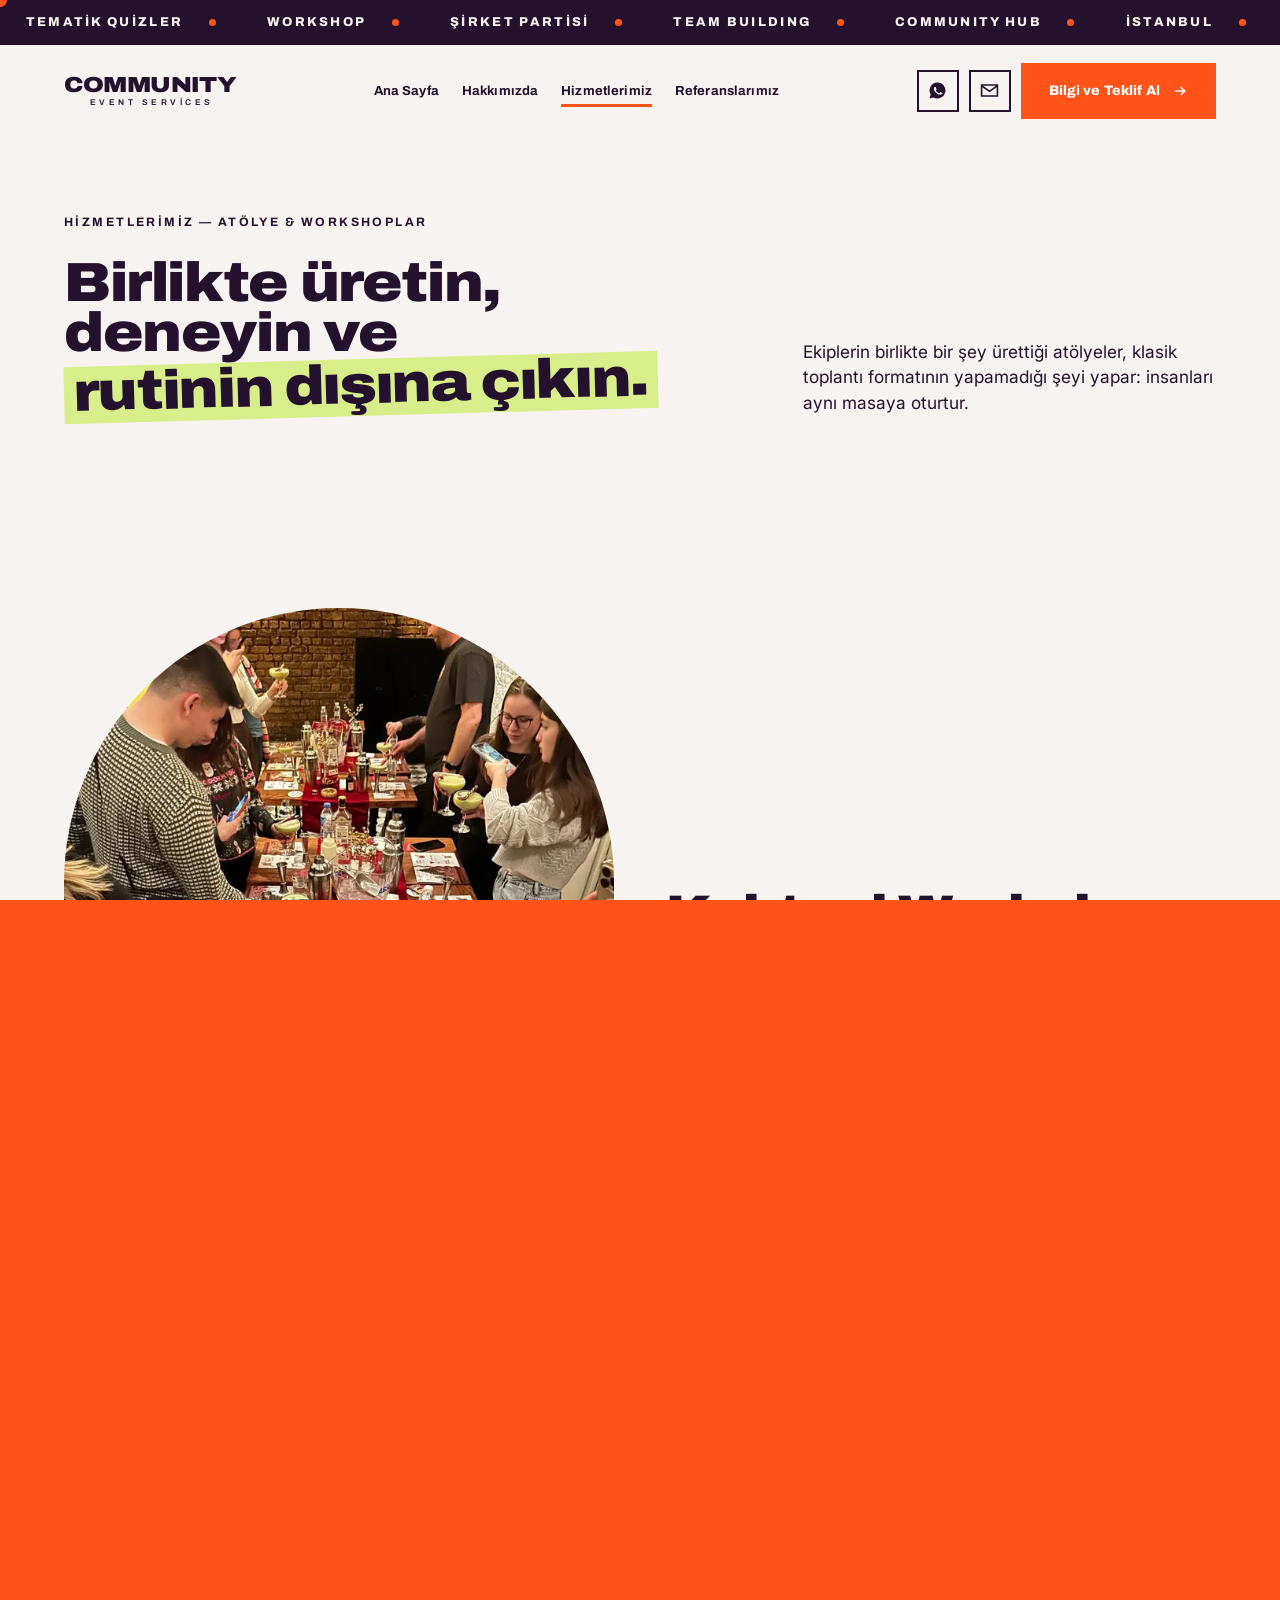
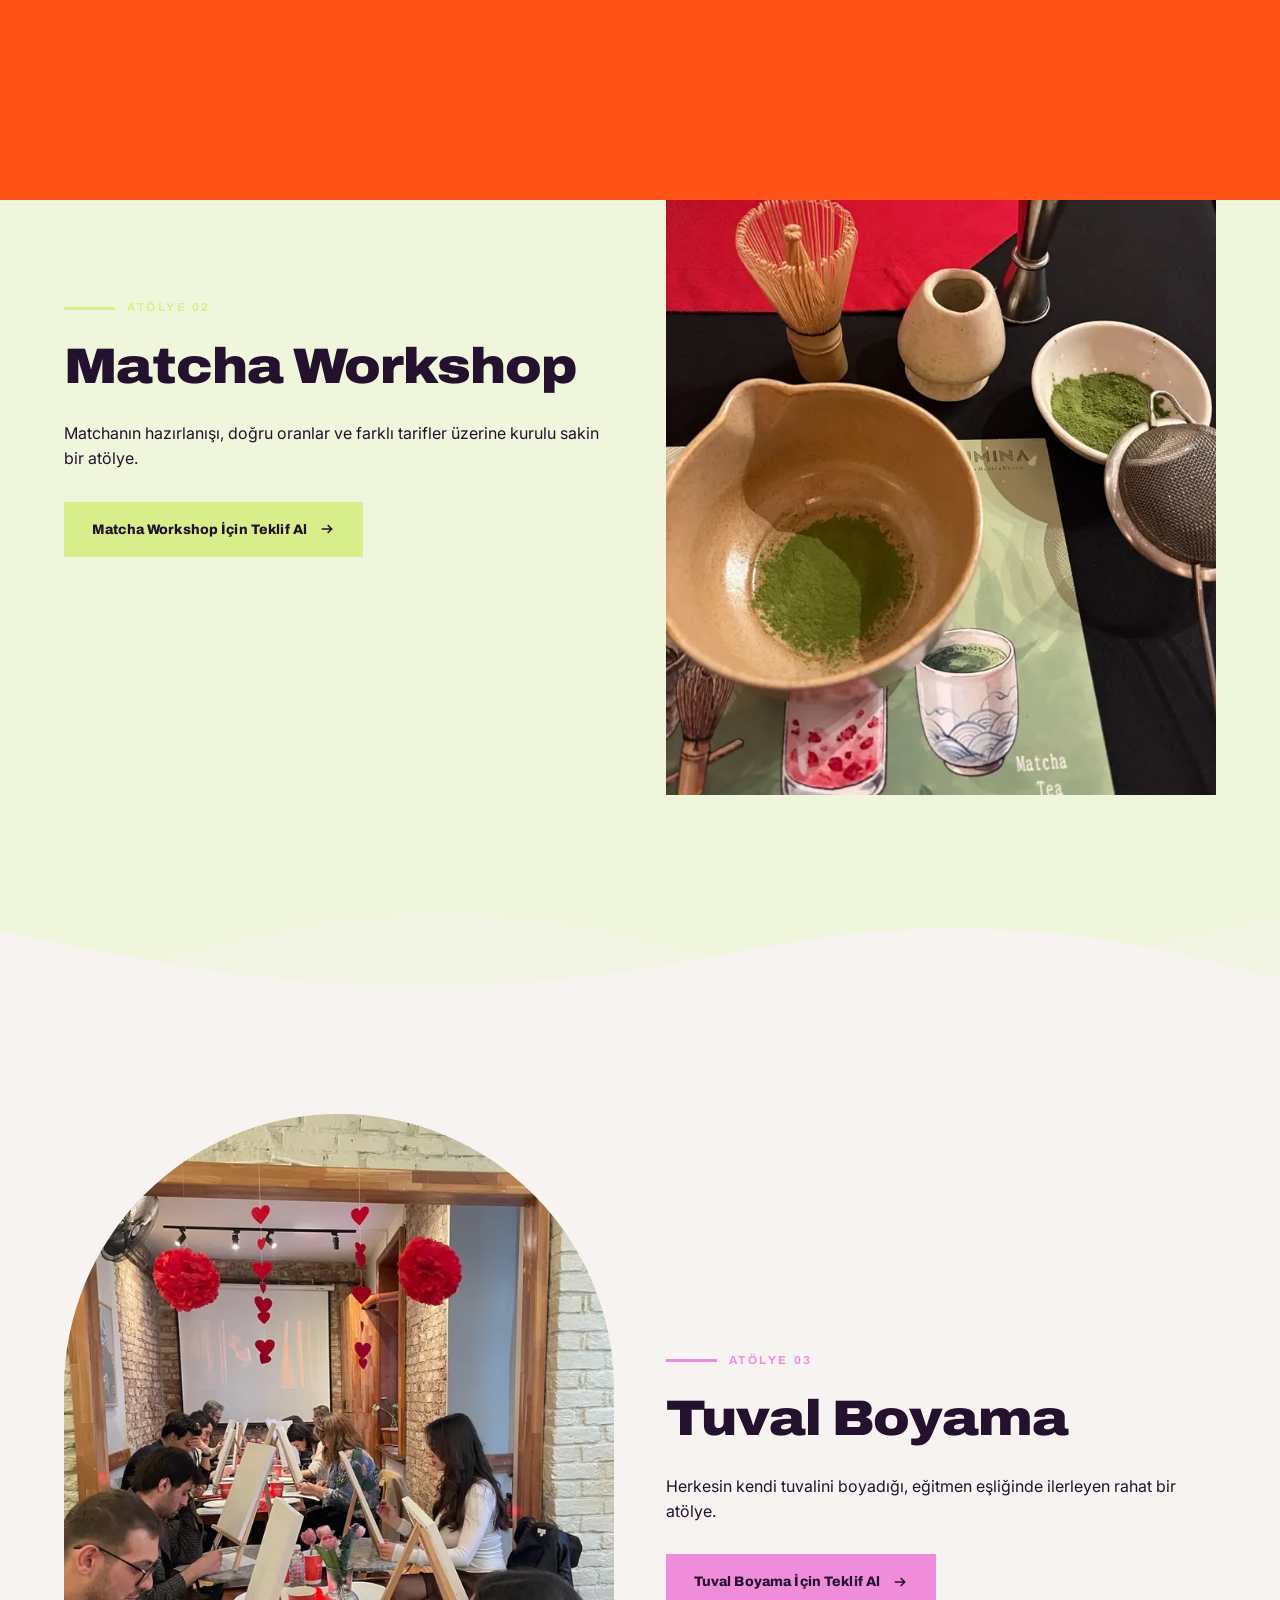
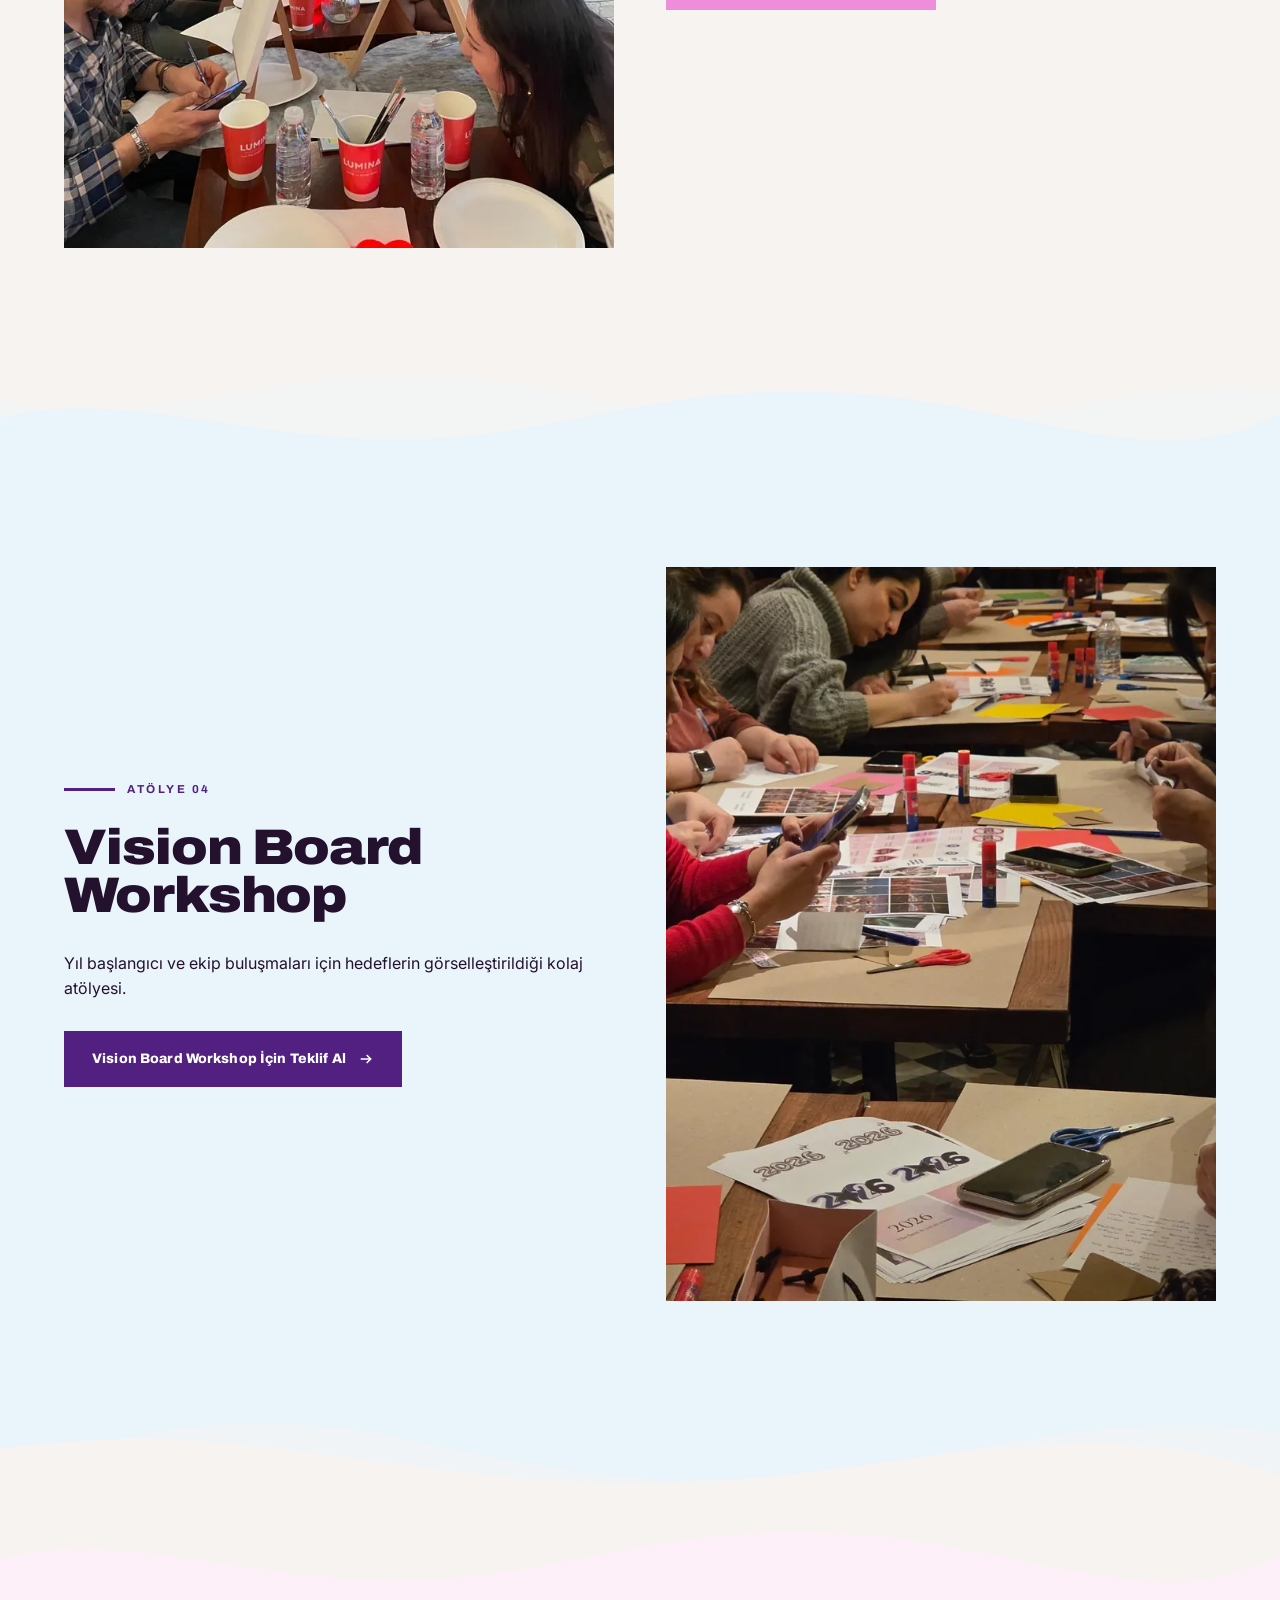
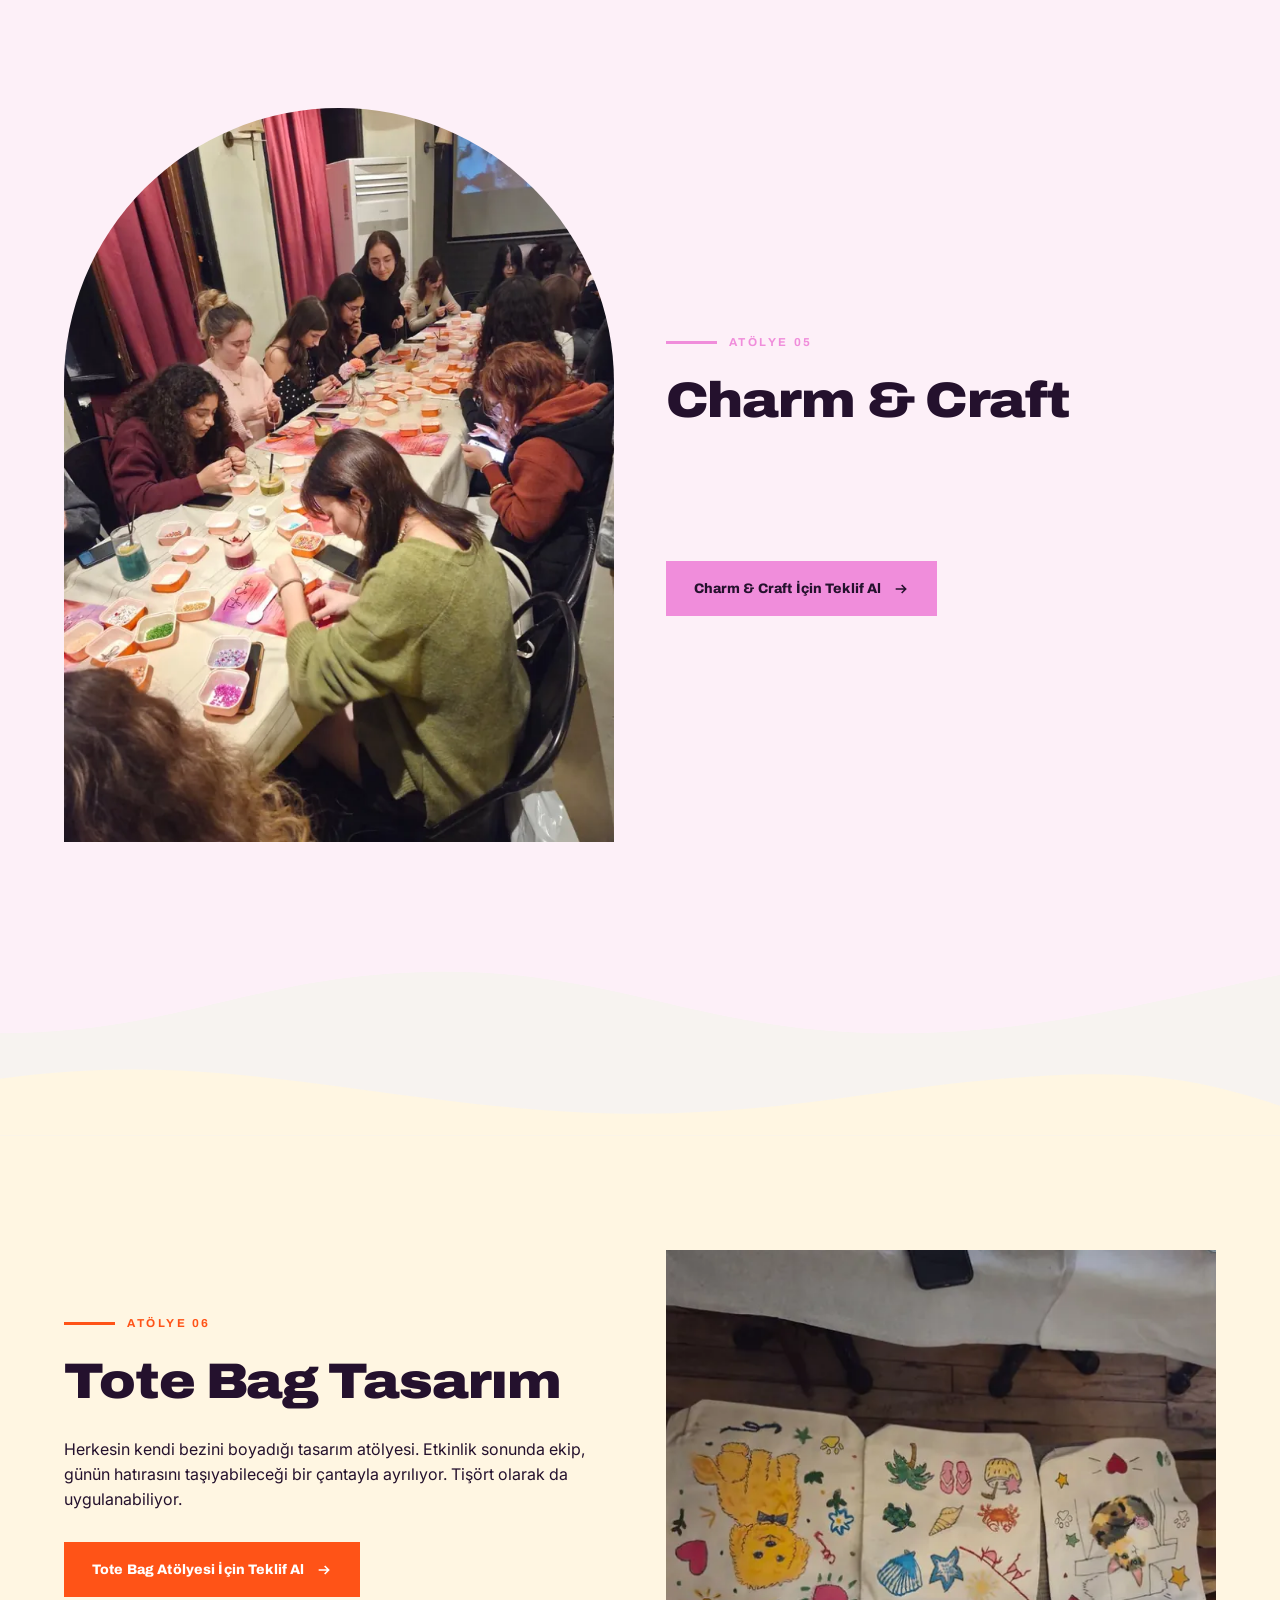
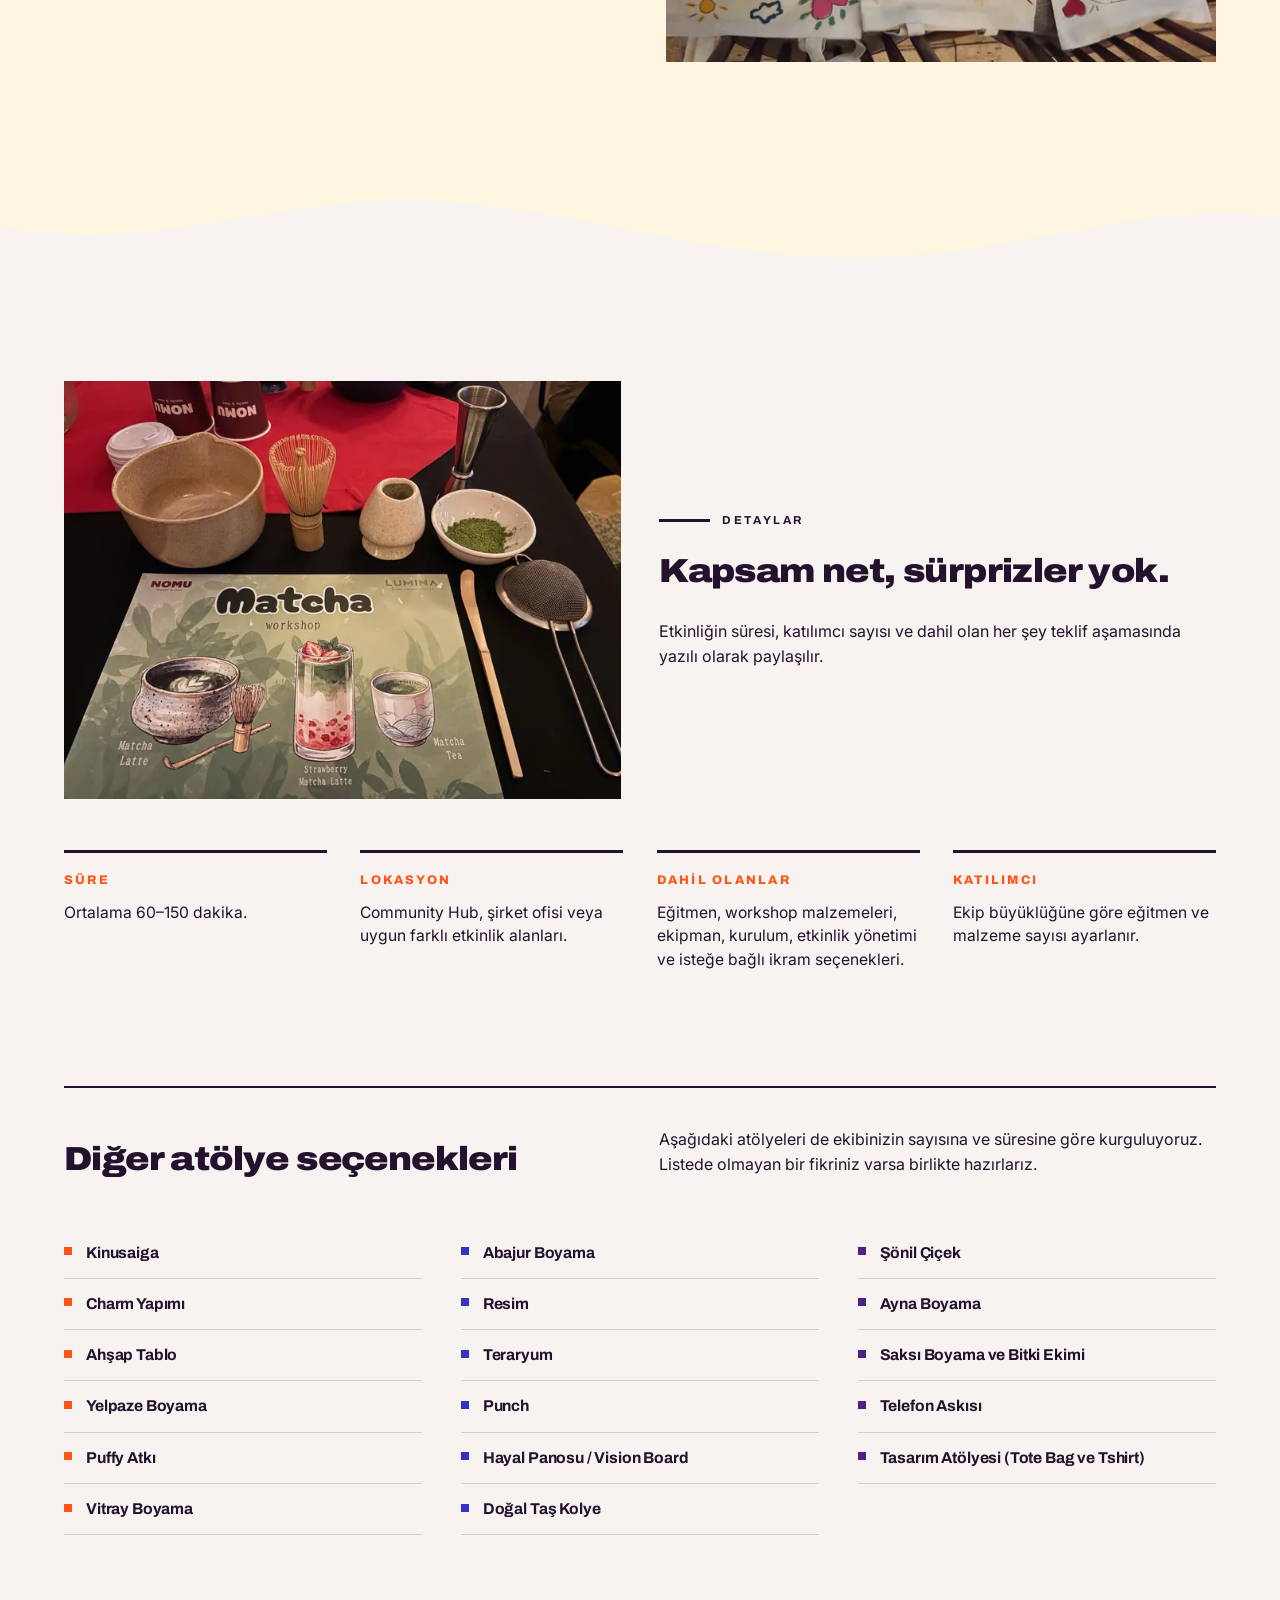
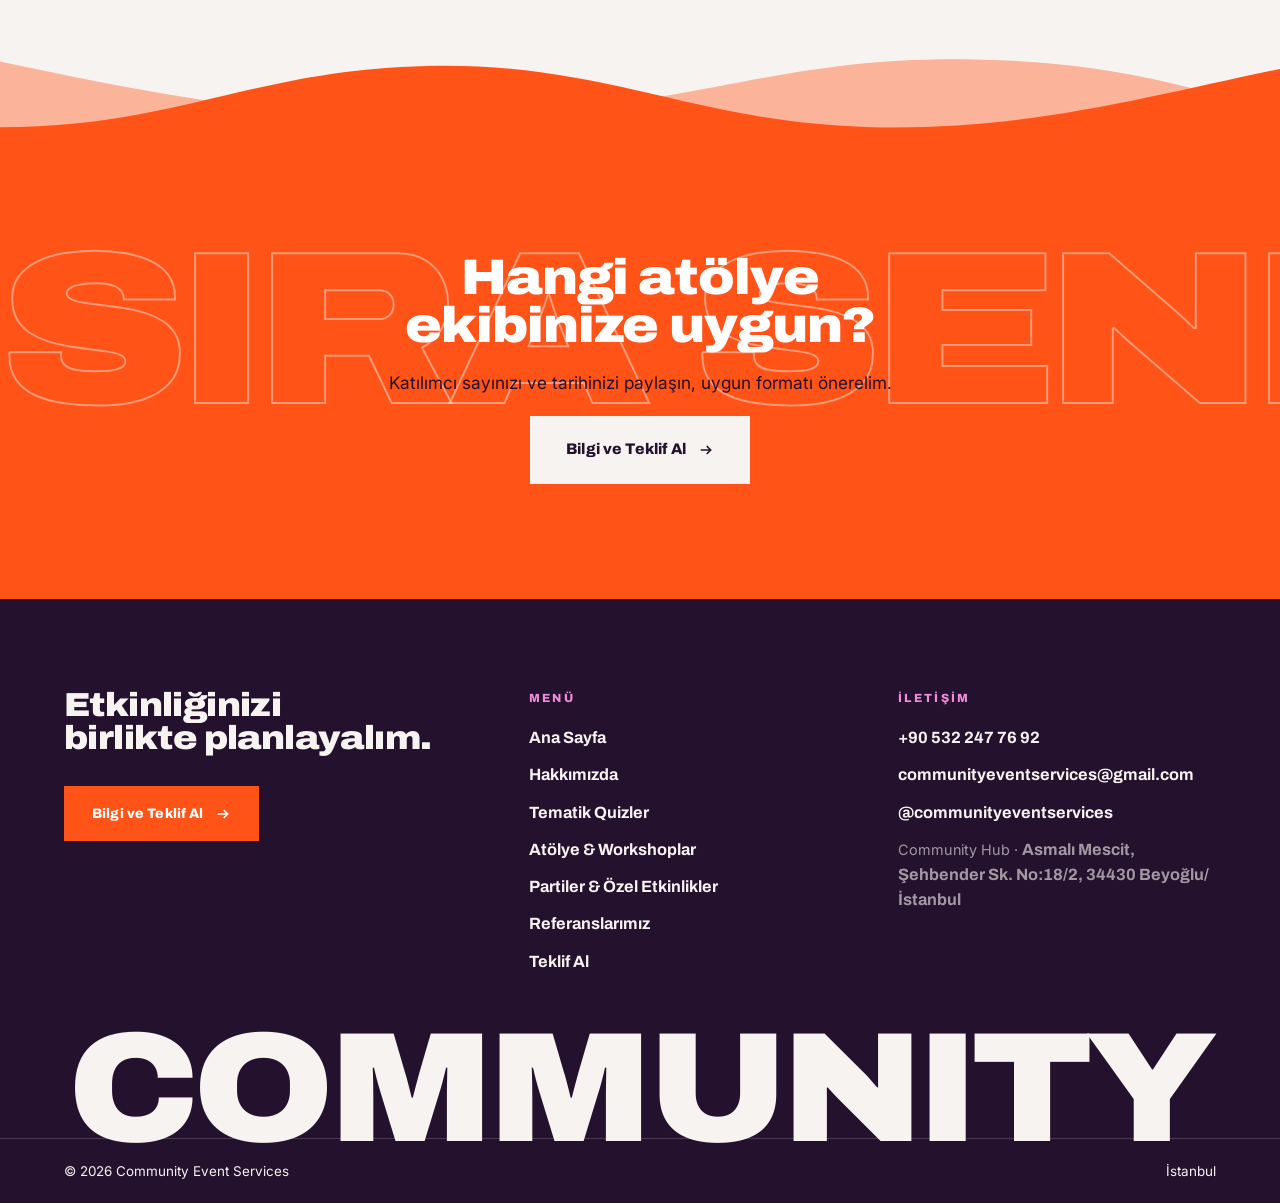
<file: workshoplar.html>
<!doctype html>
<html lang="tr">
<head>
<meta charset="utf-8">
<meta name="viewport" content="width=device-width,initial-scale=1">
<title>Atölye & Workshoplar — Community Event Services</title>
<meta name="description" content="Şirketler için kokteyl, matcha, tuval boyama, charm &amp; craft, tote bag ve vision board atölyeleri. Eğitmen, malzeme ve kurulum dahil.">
<meta name="theme-color" content="#F7F3F0">
<link rel="canonical" href="https://communityeventservices.com/workshoplar.html">
<meta property="og:type" content="website">
<meta property="og:locale" content="tr_TR">
<meta property="og:site_name" content="Community Event Services">
<meta property="og:title" content="Atölye & Workshoplar — Community Event Services">
<meta property="og:description" content="Şirketler için kokteyl, matcha, tuval boyama, charm &amp; craft, tote bag ve vision board atölyeleri. Eğitmen, malzeme ve kurulum dahil.">
<meta property="og:image" content="assets/img/og-default.jpg">
<meta name="twitter:card" content="summary_large_image">
<link rel="preconnect" href="https://fonts.googleapis.com">
<link rel="preconnect" href="https://fonts.gstatic.com" crossorigin>
<link href="https://fonts.googleapis.com/css2?family=Archivo:wdth,wght@62..125,400..900&family=Inter:wght@400;500;600&display=swap" rel="stylesheet">
<link rel="stylesheet" href="assets/css/styles.css">
<link rel="icon" href="assets/favicon.svg" type="image/svg+xml">
<noscript><style>.rv,.rv-mask>*{opacity:1!important;transform:none!important}.hl::before{transform:scaleX(1)!important}.wipe,.cursor{display:none!important}</style></noscript>
<script src="assets/js/config.js"></script>
</head>
<body>
<a class="skip-link" href="#main">İçeriğe geç</a>
<div class="wipe" aria-hidden="true"><span class="wipe__label"></span></div>
<div class="cursor" aria-hidden="true"><span class="cursor__label"></span></div>
<svg width="0" height="0" style="position:absolute" aria-hidden="true"><defs>
<pattern id="pat-dots" width="22" height="22" patternUnits="userSpaceOnUse"><circle cx="4" cy="4" r="3" fill="currentColor"/></pattern>
<pattern id="pat-squiggle" width="40" height="24" patternUnits="userSpaceOnUse"><path d="M0,12 q10,-11 20,0 t20,0" fill="none" stroke="currentColor" stroke-width="3"/></pattern>
<pattern id="pat-tri" width="34" height="34" patternUnits="userSpaceOnUse"><path d="M8,26 L17,8 L26,26 Z" fill="currentColor"/></pattern>
<pattern id="pat-arc" width="30" height="30" patternUnits="userSpaceOnUse"><path d="M0,26 a15,15 0 0 1 30,0" fill="none" stroke="currentColor" stroke-width="3"/></pattern>
</defs></svg>
<div class="ticker" aria-hidden="true"><div class="ticker__track"><span class="ticker__item">TEMATİK QUİZLER</span><span class="ticker__item">WORKSHOP</span><span class="ticker__item">ŞİRKET PARTİSİ</span><span class="ticker__item">TEAM BUILDING</span><span class="ticker__item">COMMUNITY HUB</span><span class="ticker__item">İSTANBUL</span><span class="ticker__item">TEMATİK QUİZLER</span><span class="ticker__item">WORKSHOP</span><span class="ticker__item">ŞİRKET PARTİSİ</span><span class="ticker__item">TEAM BUILDING</span><span class="ticker__item">COMMUNITY HUB</span><span class="ticker__item">İSTANBUL</span><span class="ticker__item">TEMATİK QUİZLER</span><span class="ticker__item">WORKSHOP</span><span class="ticker__item">ŞİRKET PARTİSİ</span><span class="ticker__item">TEAM BUILDING</span><span class="ticker__item">COMMUNITY HUB</span><span class="ticker__item">İSTANBUL</span><span class="ticker__item">TEMATİK QUİZLER</span><span class="ticker__item">WORKSHOP</span><span class="ticker__item">ŞİRKET PARTİSİ</span><span class="ticker__item">TEAM BUILDING</span><span class="ticker__item">COMMUNITY HUB</span><span class="ticker__item">İSTANBUL</span></div></div>
<header class="header">
 <div class="wrap header__inner">
  <a class="logo" href="index.html" aria-label="Community Event Services ana sayfa">
    <span class="logo__mark">COMMUNITY</span><span class="logo__sub">event services</span>
  </a>
  <nav class="nav" aria-label="Ana menü">
    <a class="nav__link" href="index.html">Ana Sayfa</a><a class="nav__link" href="hakkimizda.html">Hakkımızda</a>
    <div class="nav__group">
      <button class="nav__link" aria-expanded="false" aria-haspopup="true" aria-current="page">Hizmetlerimiz</button>
      <div class="nav__panel"><a href="tematik-quizler.html">Tematik Quizler</a><a href="workshoplar.html">Atölye & Workshoplar</a><a href="partiler.html">Partiler & Özel Etkinlikler</a></div>
    </div>
    <a class="nav__link" href="referanslarimiz.html">Referanslarımız</a>
  </nav>
  <div class="header__actions">
    <a class="icon-link icon-link--wa" data-c="wa-link" href="#" target="_blank" rel="noopener" aria-label="WhatsApp ile yazın"><svg viewBox="0 0 24 24"><path d="M12 2a10 10 0 0 0-8.6 15.1L2 22l5.1-1.3A10 10 0 1 0 12 2Zm5.5 14.1c-.2.6-1.2 1.2-1.7 1.2-.5.1-1 .1-1.6-.1-.4-.1-.9-.3-1.5-.6-2.6-1.1-4.3-3.7-4.4-3.9-.1-.2-1-1.4-1-2.6 0-1.2.6-1.8.9-2.1.2-.2.5-.3.7-.3h.5c.2 0 .4 0 .6.5.2.5.8 1.8.8 2 .1.1.1.3 0 .4l-.3.5-.4.4c-.1.1-.3.3-.1.6.2.3.7 1.2 1.6 2 1.1.9 1.9 1.2 2.2 1.3.3.1.4.1.6-.1.2-.2.7-.8.9-1.1.2-.3.4-.2.6-.1l1.9.9c.2.1.4.2.4.3.1.2.1.7-.1 1.3Z"/></svg></a>
    <a class="icon-link icon-link--mail" data-c="mail-link" href="#" aria-label="E-posta gönderin"><svg viewBox="0 0 24 24"><path d="M2 5h20v14H2z" fill="none" stroke="currentColor" stroke-width="2"/><path d="M2 6l10 7 10-7" fill="none" stroke="currentColor" stroke-width="2"/></svg></a>
    <a class="btn btn--accent" href="teklif-al.html" data-magnetic data-cursor="Teklif Al"><span>Bilgi ve Teklif Al</span><svg viewBox="0 0 24 24" aria-hidden="true"><path d="M4 12h15M13 6l6 6-6 6"/></svg></a>
    <button class="burger" aria-expanded="false" aria-label="Menüyü aç"><span></span></button>
  </div>
 </div>
</header>
<div class="menu" role="dialog" aria-modal="true" aria-label="Menü">
  <div class="menu__top">
    <span class="logo__mark">COMMUNITY</span>
    <button class="menu__close" aria-label="Menüyü kapat">✕</button>
  </div>
  <ul class="menu__list"><li><a href="index.html">Ana Sayfa</a></li><li><a href="hakkimizda.html">Hakkımızda</a></li>
    <li aria-hidden="true" style="opacity:.6;font-family:var(--display);font-weight:800;font-size:.78rem;letter-spacing:.2em;padding-top:16px">HİZMETLERİMİZ</li>
    <li><ul class="menu__list menu__sub"><li><a href="tematik-quizler.html">Tematik Quizler</a></li><li><a href="workshoplar.html">Atölye & Workshoplar</a></li><li><a href="partiler.html">Partiler & Özel Etkinlikler</a></li></ul></li>
    <li><a href="referanslarimiz.html">Referanslarımız</a></li><li><a href="teklif-al.html">Teklif Al</a></li></ul>
  <div class="menu__foot">
    <div class="sticker " aria-hidden="true" style="--st-bg:#D8EE8A;--st-fg:#24112D;--st-ring:#24112D;--rot:-14deg">HADİ<br>BAŞLAYALIM</div>
    <a class="btn btn--light" data-c="wa-link" href="#" target="_blank" rel="noopener"><span>WhatsApp</span><svg viewBox="0 0 24 24" aria-hidden="true"><path d="M4 12h15M13 6l6 6-6 6"/></svg></a>
    <a class="btn btn--outline" data-c="mail-link" href="#"><span>E-posta</span><svg viewBox="0 0 24 24" aria-hidden="true"><path d="M4 12h15M13 6l6 6-6 6"/></svg></a>
  </div>
</div>
<main id="main">
<section class="pagehead block block--cream">
 <div class="wrap">
  <p class="crumb rv">Hizmetlerimiz — Atölye & Workshoplar</p>
  <div class="pagehead__grid">
    <h1 class="display t-hero rv">Birlikte üretin, deneyin ve <span class="hl hl--lime hl--r1">rutinin dışına çıkın.</span></h1>
    <p class="lede rv">Ekiplerin birlikte bir şey ürettiği atölyeler, klasik toplantı formatının yapamadığı şeyi yapar: insanları aynı masaya oturtur.</p>
  </div>
 </div>
</section><section class="block section" style="--bg:#F7F3F0;--accent:#FF5317;background:#F7F3F0">
 <div class="wrap">
  <div class="row ">
    <span class="row__index" aria-hidden="true">01</span>
    <div class="row__media rv"><img class="ph ph--arch ph--r34" src="assets/img/kokteyl-01-700.webp" srcset="assets/img/kokteyl-01-700.webp 700w, assets/img/kokteyl-01-1200.webp 1200w" sizes="(max-width:767px) 92vw, 46vw" alt="Kokteyl workshopu masasında hazırlanan içecekler" width="1200" height="1600" loading="lazy" decoding="async"></div>
    <div class="row__body">
      <p class="eyebrow rv" style="color:#FF5317">Atölye 01</p>
      <h2 class="display t-xl rv">Kokteyl Workshop</h2>
      <p class="copy mt-m rv">Bar ekibimiz eşliğinde ekibiniz kendi kokteylini hazırlıyor. Tüm ekipman, malzeme ve alkol bize ait.</p>
      <a class="btn btn--accent mt-m rv" style="background:#FF5317;color:#fff" href="teklif-al.html"><span>Kokteyl Workshop İçin Teklif Al</span><svg viewBox="0 0 24 24" aria-hidden="true"><path d="M4 12h15M13 6l6 6-6 6"/></svg></a>
    </div>
  </div>
 </div>
</section><svg class="blob" viewBox="0 0 1440 120" preserveAspectRatio="none" aria-hidden="true" style="background:#F7F3F0">
<path d="M0,44 C240,4 400,72 640,88 C880,104 1000,44 1220,38 C1320,35 1390,60 1440,80 L1440,120 L0,120 Z" fill="#EFF6DC" opacity=".4" transform="translate(0,-14)"/>
<path d="M0,96 C160,20 300,4 470,48 C640,92 760,116 940,86 C1120,56 1280,4 1440,36 L1440,120 L0,120 Z" fill="#EFF6DC"/></svg><section class="block section" style="--bg:#EFF6DC;--accent:#D8EE8A;background:#EFF6DC">
 <div class="wrap">
  <div class="row row--flip">
    <span class="row__index" aria-hidden="true">02</span>
    <div class="row__media rv"><img class="ph ph--block ph--r34" src="assets/img/matcha-04-700.webp" srcset="assets/img/matcha-04-700.webp 700w, assets/img/matcha-04-1200.webp 1200w" sizes="(max-width:767px) 92vw, 46vw" alt="Matcha workshopu için hazırlanmış masa düzeni" width="1200" height="1600" loading="lazy" decoding="async"></div>
    <div class="row__body">
      <p class="eyebrow rv" style="color:#D8EE8A">Atölye 02</p>
      <h2 class="display t-xl rv">Matcha Workshop</h2>
      <p class="copy mt-m rv">Matchanın hazırlanışı, doğru oranlar ve farklı tarifler üzerine kurulu sakin bir atölye.</p>
      <a class="btn btn--accent mt-m rv" style="background:#D8EE8A;color:#24112D" href="teklif-al.html"><span>Matcha Workshop İçin Teklif Al</span><svg viewBox="0 0 24 24" aria-hidden="true"><path d="M4 12h15M13 6l6 6-6 6"/></svg></a>
    </div>
  </div>
 </div>
</section><svg class="blob" viewBox="0 0 1440 120" preserveAspectRatio="none" aria-hidden="true" style="background:#EFF6DC">
<path d="M0,102 C200,102 280,26 480,20 C680,14 780,96 980,102 C1160,107 1300,58 1440,24 L1440,120 L0,120 Z" fill="#F7F3F0" opacity=".4" transform="translate(0,-14)"/>
<path d="M0,28 C220,84 380,116 600,96 C820,76 900,16 1120,26 C1280,33 1360,74 1440,92 L1440,120 L0,120 Z" fill="#F7F3F0"/></svg><section class="block section" style="--bg:#F7F3F0;--accent:#F08DDB;background:#F7F3F0">
 <div class="wrap">
  <div class="row ">
    <span class="row__index" aria-hidden="true">03</span>
    <div class="row__media rv"><img class="ph ph--arch ph--r34" src="assets/img/tuval-02-700.webp" srcset="assets/img/tuval-02-700.webp 700w, assets/img/tuval-02-1200.webp 1200w" sizes="(max-width:767px) 92vw, 46vw" alt="Tuval boyama atölyesinde çalışan katılımcılar" width="1200" height="1600" loading="lazy" decoding="async"></div>
    <div class="row__body">
      <p class="eyebrow rv" style="color:#F08DDB">Atölye 03</p>
      <h2 class="display t-xl rv">Tuval Boyama</h2>
      <p class="copy mt-m rv">Herkesin kendi tuvalini boyadığı, eğitmen eşliğinde ilerleyen rahat bir atölye.</p>
      <a class="btn btn--accent mt-m rv" style="background:#F08DDB;color:#24112D" href="teklif-al.html"><span>Tuval Boyama İçin Teklif Al</span><svg viewBox="0 0 24 24" aria-hidden="true"><path d="M4 12h15M13 6l6 6-6 6"/></svg></a>
    </div>
  </div>
 </div>
</section><svg class="blob" viewBox="0 0 1440 120" preserveAspectRatio="none" aria-hidden="true" style="background:#F7F3F0">
<path d="M0,64 C180,110 320,10 520,34 C720,58 820,120 1020,104 C1180,91 1300,30 1440,52 L1440,120 L0,120 Z" fill="#EAF4FB" opacity=".4" transform="translate(0,-14)"/>
<path d="M0,74 C120,34 260,96 420,102 C600,109 700,42 880,38 C1060,34 1180,98 1300,104 C1370,107 1410,86 1440,68 L1440,120 L0,120 Z" fill="#EAF4FB"/></svg><section class="block section" style="--bg:#EAF4FB;--accent:#512080;background:#EAF4FB">
 <div class="wrap">
  <div class="row row--flip">
    <span class="row__index" aria-hidden="true">04</span>
    <div class="row__media rv"><img class="ph ph--block ph--r34" src="assets/img/visionboard-01-700.webp" srcset="assets/img/visionboard-01-700.webp 700w, assets/img/visionboard-01-1200.webp 1200w" sizes="(max-width:767px) 92vw, 46vw" alt="Vision board atölyesinde çalışan katılımcılar" width="1200" height="1600" loading="lazy" decoding="async"></div>
    <div class="row__body">
      <p class="eyebrow rv" style="color:#512080">Atölye 04</p>
      <h2 class="display t-xl rv">Vision Board Workshop</h2>
      <p class="copy mt-m rv">Yıl başlangıcı ve ekip buluşmaları için hedeflerin görselleştirildiği kolaj atölyesi.</p>
      <a class="btn btn--accent mt-m rv" style="background:#512080;color:#fff" href="teklif-al.html"><span>Vision Board Workshop İçin Teklif Al</span><svg viewBox="0 0 24 24" aria-hidden="true"><path d="M4 12h15M13 6l6 6-6 6"/></svg></a>
    </div>
  </div>
 </div>
</section><svg class="blob" viewBox="0 0 1440 120" preserveAspectRatio="none" aria-hidden="true" style="background:#EAF4FB">
<path d="M0,96 C160,20 300,4 470,48 C640,92 760,116 940,86 C1120,56 1280,4 1440,36 L1440,120 L0,120 Z" fill="#F7F3F0" opacity=".4" transform="translate(0,-14)"/>
<path d="M0,44 C240,4 400,72 640,88 C880,104 1000,44 1220,38 C1320,35 1390,60 1440,80 L1440,120 L0,120 Z" fill="#F7F3F0"/></svg><svg class="blob" viewBox="0 0 1440 120" preserveAspectRatio="none" aria-hidden="true" style="background:#F7F3F0">
<path d="M0,74 C120,34 260,96 420,102 C600,109 700,42 880,38 C1060,34 1180,98 1300,104 C1370,107 1410,86 1440,68 L1440,120 L0,120 Z" fill="#FDF0F8"/></svg><section class="block section" style="--bg:#FDF0F8;--accent:#F08DDB;background:#FDF0F8">
 <div class="wrap">
  <div class="row">
    <span class="row__index" aria-hidden="true">05</span>
    <div class="row__media rv"><img class="ph ph--arch ph--r34" src="assets/img/atolye-charm-01-700.webp" srcset="assets/img/atolye-charm-01-700.webp 700w, assets/img/atolye-charm-01-1200.webp 1200w" sizes="(max-width:767px) 92vw, 46vw" alt="Charm atölyesinde bileklik hazırlayan katılımcılar" width="1200" height="1600" loading="lazy" decoding="async"></div>
    <div class="row__body">
      <p class="eyebrow rv" style="color:#F08DDB">Atölye 05</p>
      <h2 class="display t-xl rv">Charm &amp; Craft</h2>
      <p class="copy mt-m rv">Taş, boncuk ve charm seçiminden düğüme kadar herkesin kendi tasarımını yaptığı el işi atölyesi. Kısa sürüyor, sohbeti bölmüyor ve masada iz bırakıyor.</p>
      <a class="btn btn--accent mt-m rv" style="background:#F08DDB;color:#24112D" href="teklif-al.html"><span>Charm &amp; Craft İçin Teklif Al</span><svg viewBox="0 0 24 24" aria-hidden="true"><path d="M4 12h15M13 6l6 6-6 6"/></svg></a>
    </div>
  </div>
 </div>
</section><svg class="blob" viewBox="0 0 1440 120" preserveAspectRatio="none" aria-hidden="true" style="background:#FDF0F8">
<path d="M0,102 C200,102 280,26 480,20 C680,14 780,96 980,102 C1160,107 1300,58 1440,24 L1440,120 L0,120 Z" fill="#F7F3F0"/></svg><svg class="blob" viewBox="0 0 1440 120" preserveAspectRatio="none" aria-hidden="true" style="background:#F7F3F0">
<path d="M0,44 C240,4 400,72 640,88 C880,104 1000,44 1220,38 C1320,35 1390,60 1440,80 L1440,120 L0,120 Z" fill="#FFF6E2"/></svg><section class="block section" style="--bg:#FFF6E2;--accent:#FF5317;background:#FFF6E2">
 <div class="wrap">
  <div class="row row--flip">
    <span class="row__index" aria-hidden="true">06</span>
    <div class="row__media rv"><img class="ph ph--block ph--r43" src="assets/img/atolye-totebag-01-700.webp" srcset="assets/img/atolye-totebag-01-700.webp 700w, assets/img/atolye-totebag-01-1400.webp 1400w" sizes="(max-width:767px) 92vw, 46vw" alt="Atölyede boyanmış tote bag tasarımları" width="1400" height="835" loading="lazy" decoding="async"></div>
    <div class="row__body">
      <p class="eyebrow rv" style="color:#FF5317">Atölye 06</p>
      <h2 class="display t-xl rv">Tote Bag Tasarım</h2>
      <p class="copy mt-m rv">Herkesin kendi bezini boyadığı tasarım atölyesi. Etkinlik sonunda ekip, günün hatırasını taşıyabileceği bir çantayla ayrılıyor. Tişört olarak da uygulanabiliyor.</p>
      <a class="btn btn--accent mt-m rv" style="background:#FF5317;color:#fff" href="teklif-al.html"><span>Tote Bag Atölyesi İçin Teklif Al</span><svg viewBox="0 0 24 24" aria-hidden="true"><path d="M4 12h15M13 6l6 6-6 6"/></svg></a>
    </div>
  </div>
 </div>
</section><svg class="blob" viewBox="0 0 1440 120" preserveAspectRatio="none" aria-hidden="true" style="background:#FFF6E2">
<path d="M0,64 C180,110 320,10 520,34 C720,58 820,120 1020,104 C1180,91 1300,30 1440,52 L1440,120 L0,120 Z" fill="#F7F3F0"/></svg><section class="block block--cream section">
 <div class="wrap">
   <div class="grid g-2 mb-l" style="align-items:center">
     <div class="rv"><img class="ph ph--block ph--r43" src="assets/img/matcha-03-700.webp" srcset="assets/img/matcha-03-700.webp 700w, assets/img/matcha-03-1400.webp 1400w" sizes="(max-width:767px) 92vw, 46vw" alt="Matcha atölyesinde kullanılan malzemeler" width="1400" height="1050" loading="lazy" decoding="async"></div>
     <div>
       <p class="eyebrow rv">Detaylar</p>
       <h2 class="display t-lg rv">Kapsam net, sürprizler yok.</h2>
       <p class="copy mt-m rv">Etkinliğin süresi, katılımcı sayısı ve dahil olan her şey teklif aşamasında yazılı olarak paylaşılır.</p>
     </div>
   </div>
   <div class="details" data-stagger><div class="details__item rv"><h3>Süre</h3><p>Ortalama 60–150 dakika.</p></div><div class="details__item rv"><h3>Lokasyon</h3><p>Community Hub, şirket ofisi veya uygun farklı etkinlik alanları.</p></div><div class="details__item rv"><h3>Dahil olanlar</h3><p>Eğitmen, workshop malzemeleri, ekipman, kurulum, etkinlik yönetimi ve isteğe bağlı ikram seçenekleri.</p></div><div class="details__item rv"><h3>Katılımcı</h3><p>Ekip büyüklüğüne göre eğitmen ve malzeme sayısı ayarlanır.</p></div></div>
 </div>
</section><section class="block block--cream section" style="padding-top:0">
 <div class="wrap">
  <div class="themepanel">
   <div class="grid g-2 mb-l" style="align-items:end">
     <h2 class="display t-lg rv">Diğer atölye seçenekleri</h2>
     <p class="copy rv">Aşağıdaki atölyeleri de ekibinizin sayısına ve süresine göre kurguluyoruz. Listede olmayan bir fikriniz varsa birlikte hazırlarız.</p>
   </div>
   <ul class="worklist"><li>Kinusaiga</li><li>Abajur Boyama</li><li>Şönil Çiçek</li><li>Charm Yapımı</li><li>Resim</li><li>Ayna Boyama</li><li>Ahşap Tablo</li><li>Teraryum</li><li>Saksı Boyama ve Bitki Ekimi</li><li>Yelpaze Boyama</li><li>Punch</li><li>Telefon Askısı</li><li>Puffy Atkı</li><li>Hayal Panosu / Vision Board</li><li>Tasarım Atölyesi (Tote Bag ve Tshirt)</li><li>Vitray Boyama</li><li>Doğal Taş Kolye</li></ul>
  </div>
 </div>
</section><svg class="blob" viewBox="0 0 1440 120" preserveAspectRatio="none" aria-hidden="true" style="background:#F7F3F0">
<path d="M0,28 C220,84 380,116 600,96 C820,76 900,16 1120,26 C1280,33 1360,74 1440,92 L1440,120 L0,120 Z" fill="#FF5317" opacity=".4" transform="translate(0,-14)"/>
<path d="M0,102 C200,102 280,26 480,20 C680,14 780,96 980,102 C1160,107 1300,58 1440,24 L1440,120 L0,120 Z" fill="#FF5317"/></svg>
<section class="block block--orange section" style="overflow:hidden">
 <span class="bigword" data-par="6" aria-hidden="true">SIRA SENDE · SIRA SENDE · SIRA SENDE</span>
 <div class="wrap rel" style="text-align:center;display:grid;justify-items:center;gap:20px">
   <h2 class="display t-xl rv" style="max-width:20ch">Hangi atölye ekibinize uygun?</h2>
   <p class="lede rv" style="max-width:46ch">Katılımcı sayınızı ve tarihinizi paylaşın, uygun formatı önerelim.</p>
   <a class="btn btn--light btn--lg rv" href="teklif-al.html" data-magnetic><span>Bilgi ve Teklif Al</span><svg viewBox="0 0 24 24" aria-hidden="true"><path d="M4 12h15M13 6l6 6-6 6"/></svg></a>
 </div>
</section>
</main>
<footer class="footer">
 <div class="wrap">
  <div class="footer__grid">
    <div>
      <h2 class="display t-lg">Etkinliğinizi<br>birlikte planlayalım.</h2>
      <a class="btn btn--accent mt-m" href="teklif-al.html" data-magnetic><span>Bilgi ve Teklif Al</span><svg viewBox="0 0 24 24" aria-hidden="true"><path d="M4 12h15M13 6l6 6-6 6"/></svg></a>
    </div>
    <div>
      <p class="footer__label">Menü</p>
      <ul class="footer__list"><li><a href="index.html">Ana Sayfa</a></li><li><a href="hakkimizda.html">Hakkımızda</a></li><li><a href="tematik-quizler.html">Tematik Quizler</a></li><li><a href="workshoplar.html">Atölye & Workshoplar</a></li><li><a href="partiler.html">Partiler & Özel Etkinlikler</a></li><li><a href="referanslarimiz.html">Referanslarımız</a></li><li><a href="teklif-al.html">Teklif Al</a></li></ul>
    </div>
    <div>
      <p class="footer__label">İletişim</p>
      <ul class="footer__list">
        <li><a data-c="wa-link" href="#" target="_blank" rel="noopener"><span data-c="wa-text"></span></a></li>
        <li><a data-c="mail-link" href="#"><span data-c="mail-text"></span></a></li>
        <li><a data-c="ig-link" href="#" target="_blank" rel="noopener"><span data-c="ig-text"></span></a></li>
        <li style="opacity:.6;font-family:var(--body);font-size:.9rem;font-weight:400">
          Community Hub · <span data-hub="address"></span></li>
      </ul>
    </div>
  </div>
  <p class="footer__wordmark" aria-hidden="true">COMMUNITY</p>
 </div>
 <div class="wrap footer__bottom">
   <span>© 2026 Community Event Services</span>
   <span>İstanbul</span>
 </div>
</footer>
<script src="assets/js/app.js" defer></script>
</body>
</html>
</file>
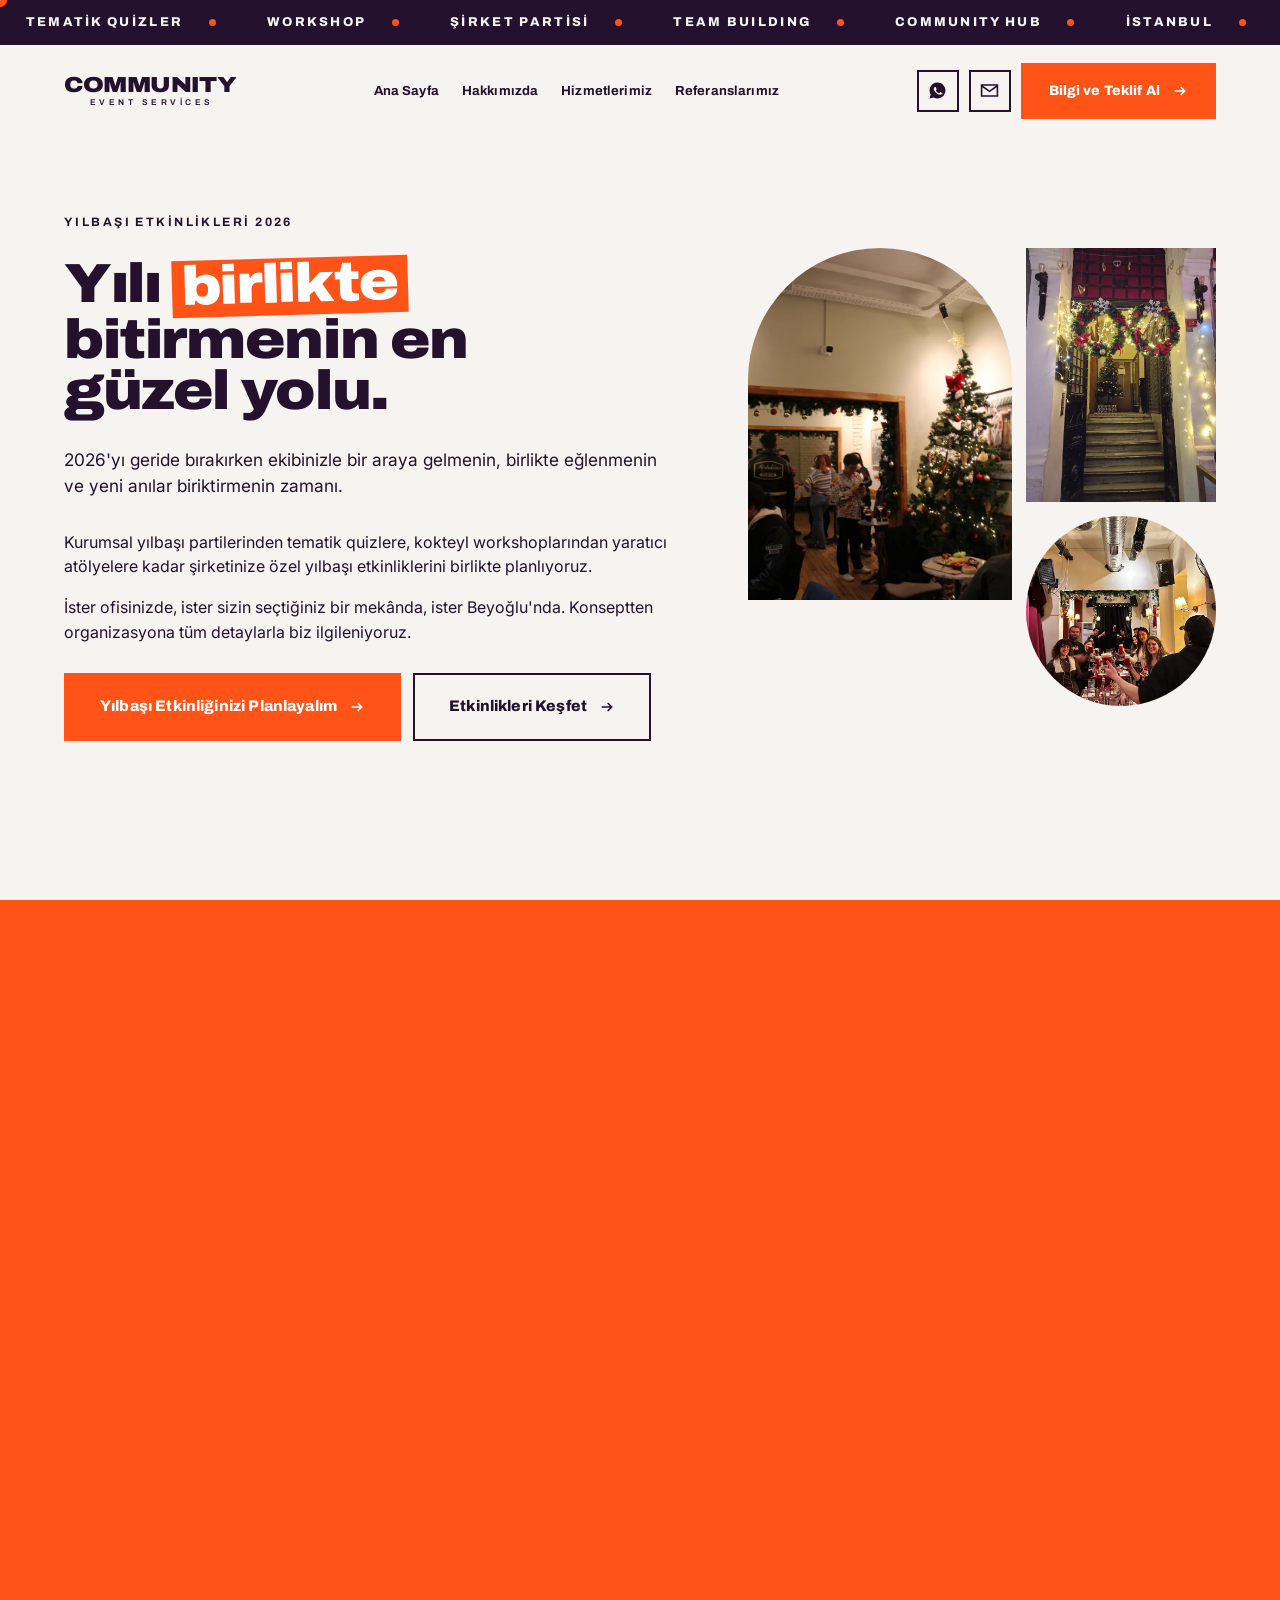
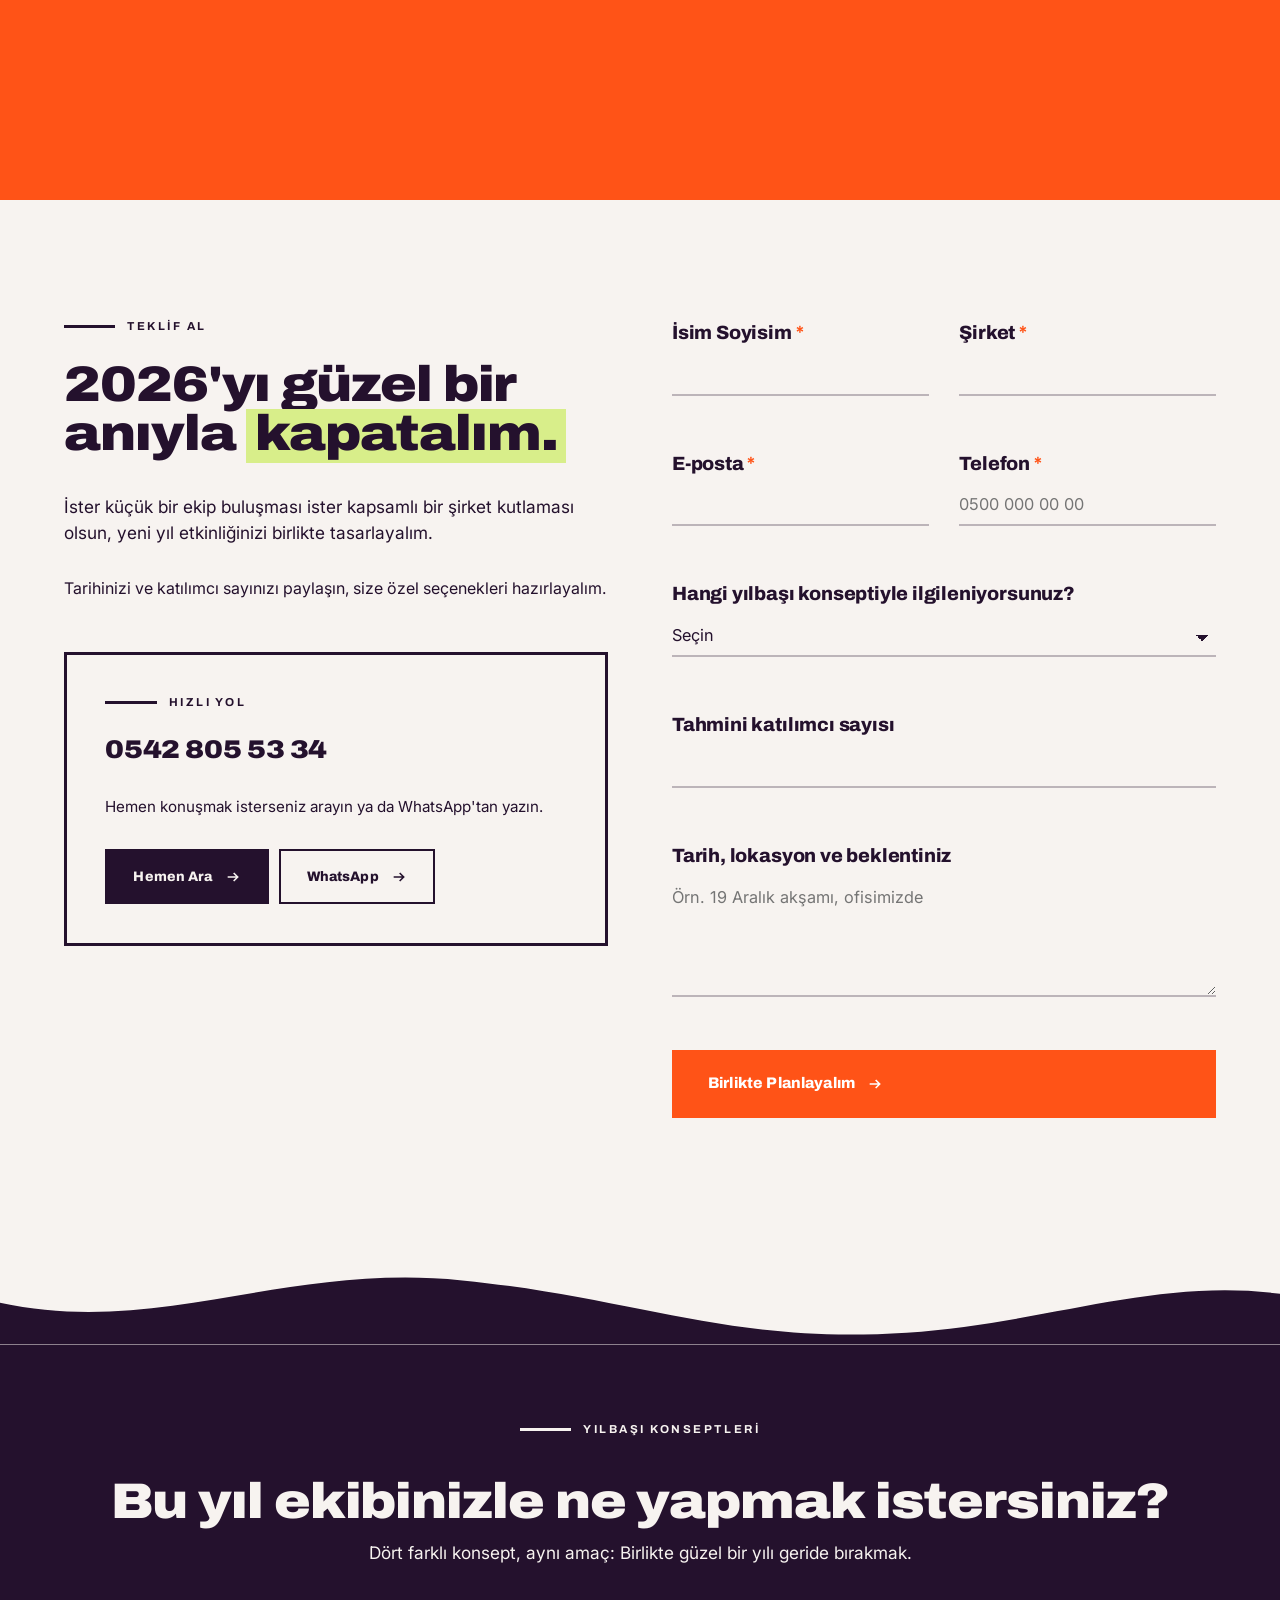
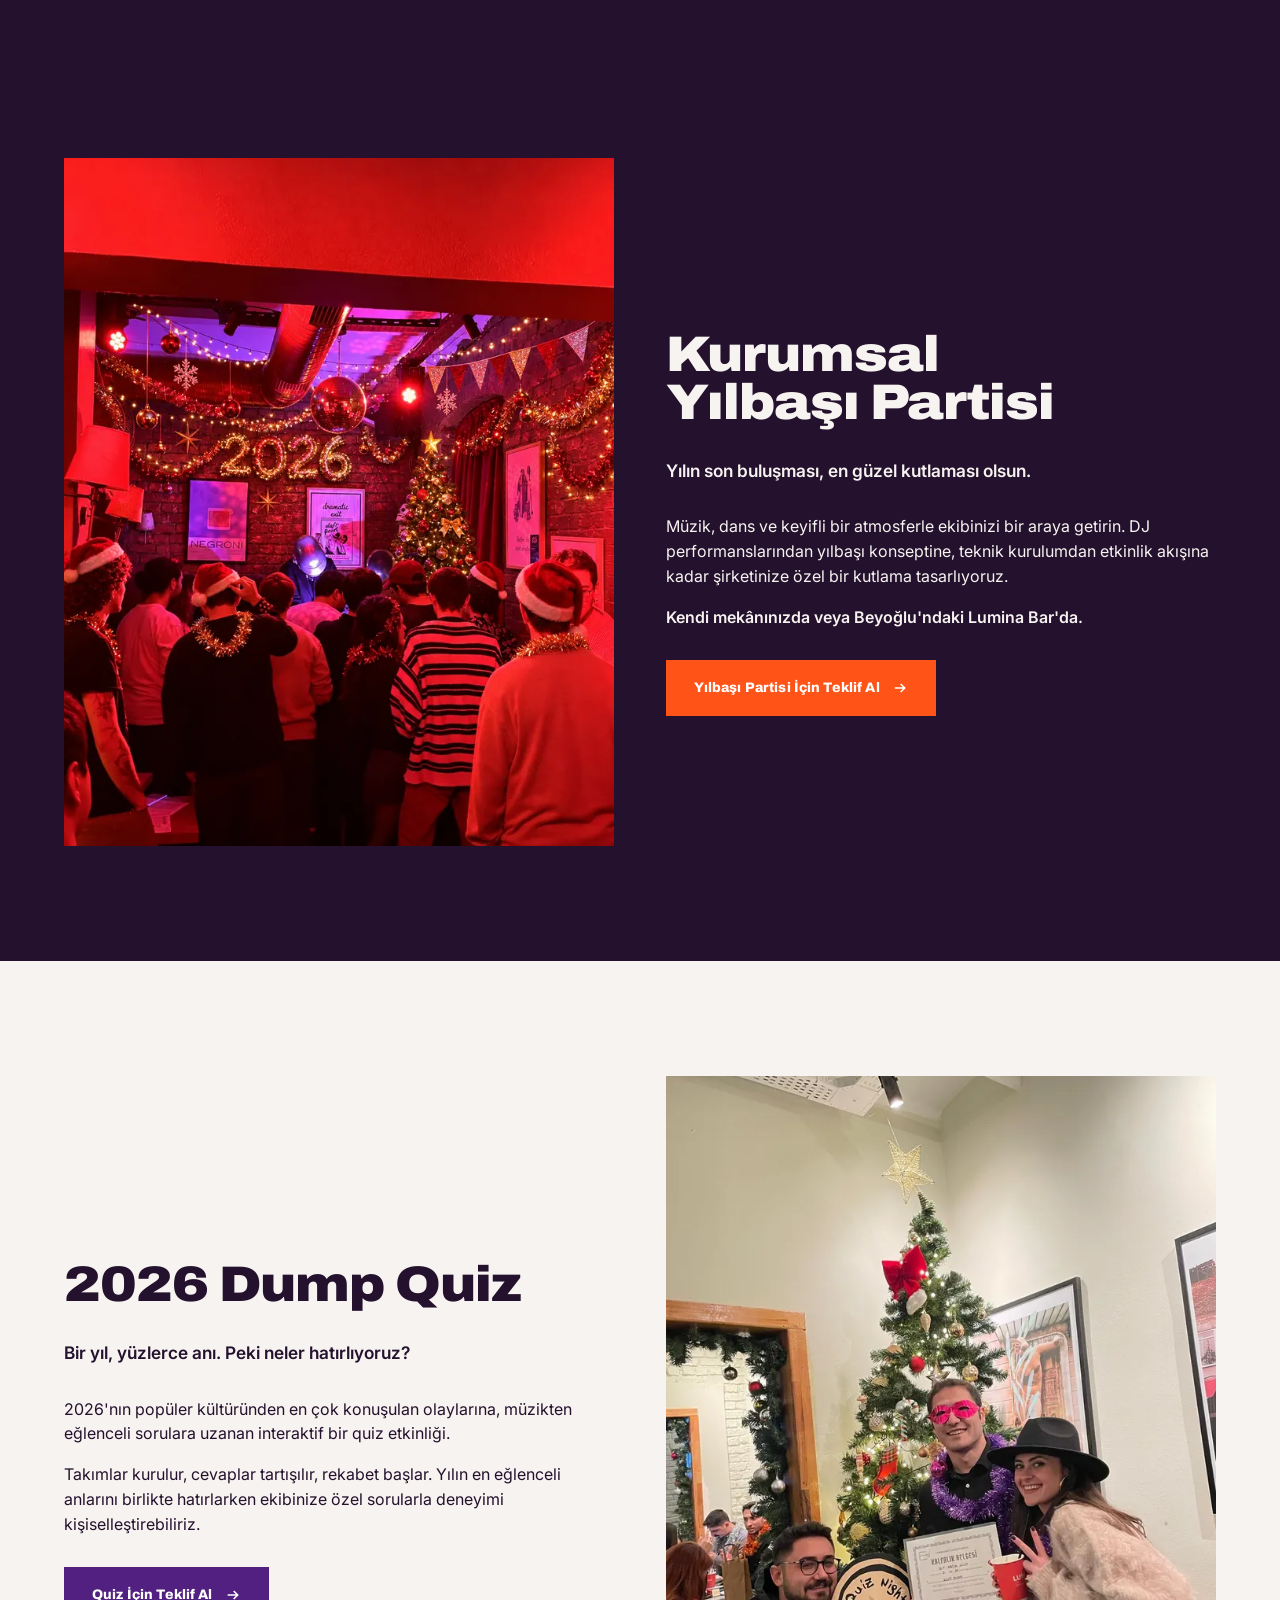
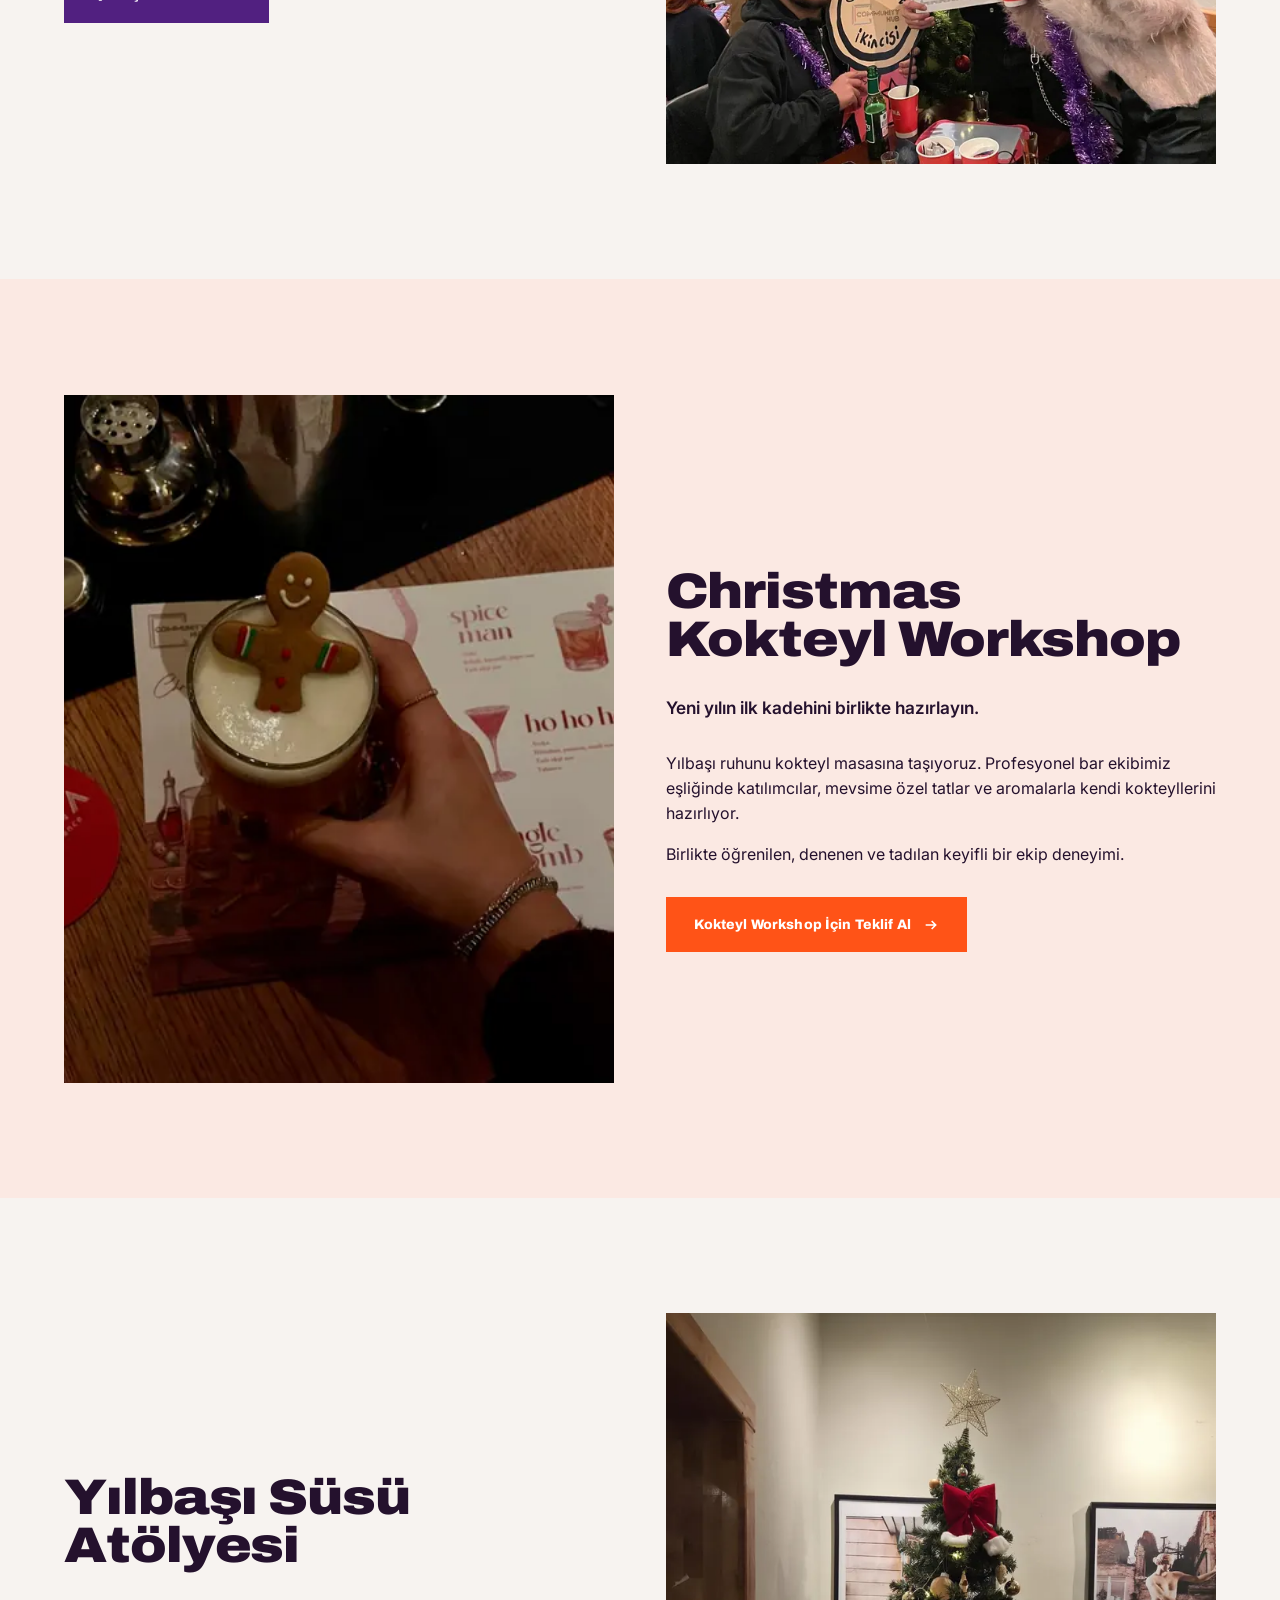
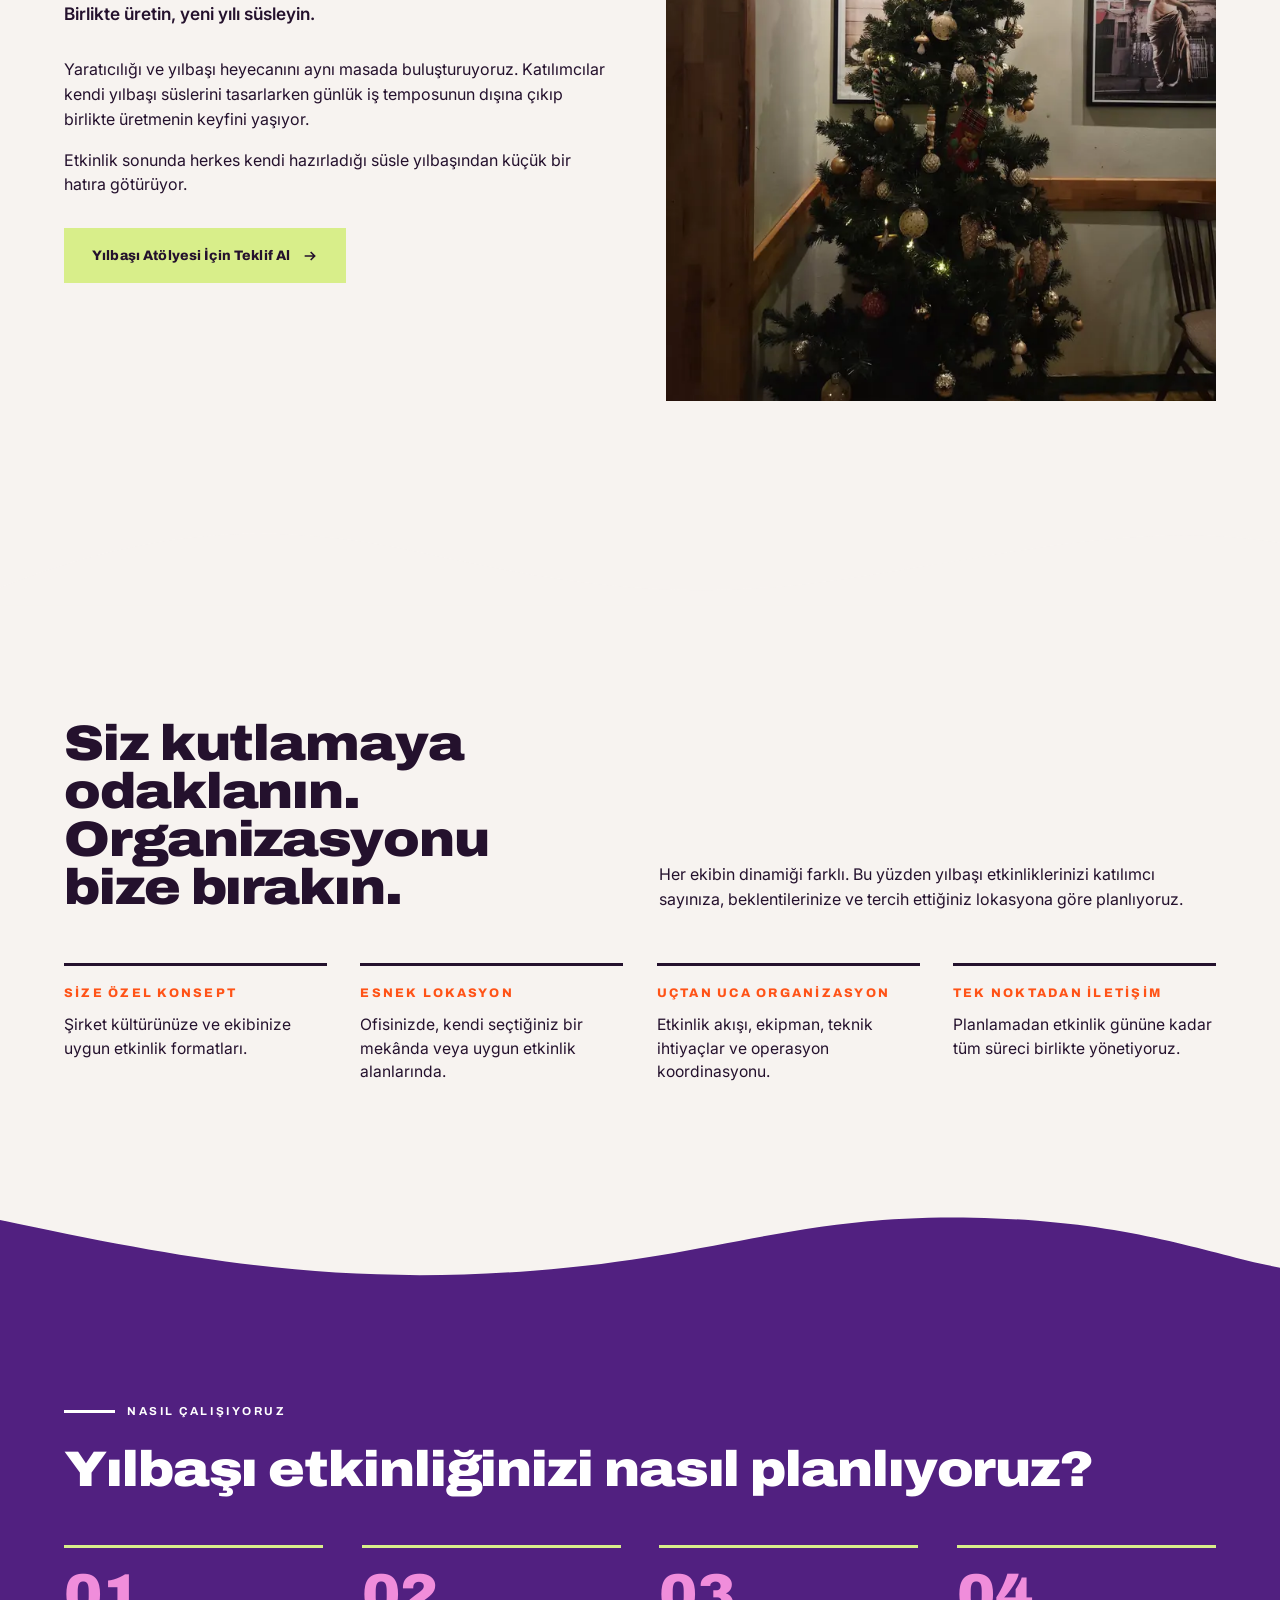
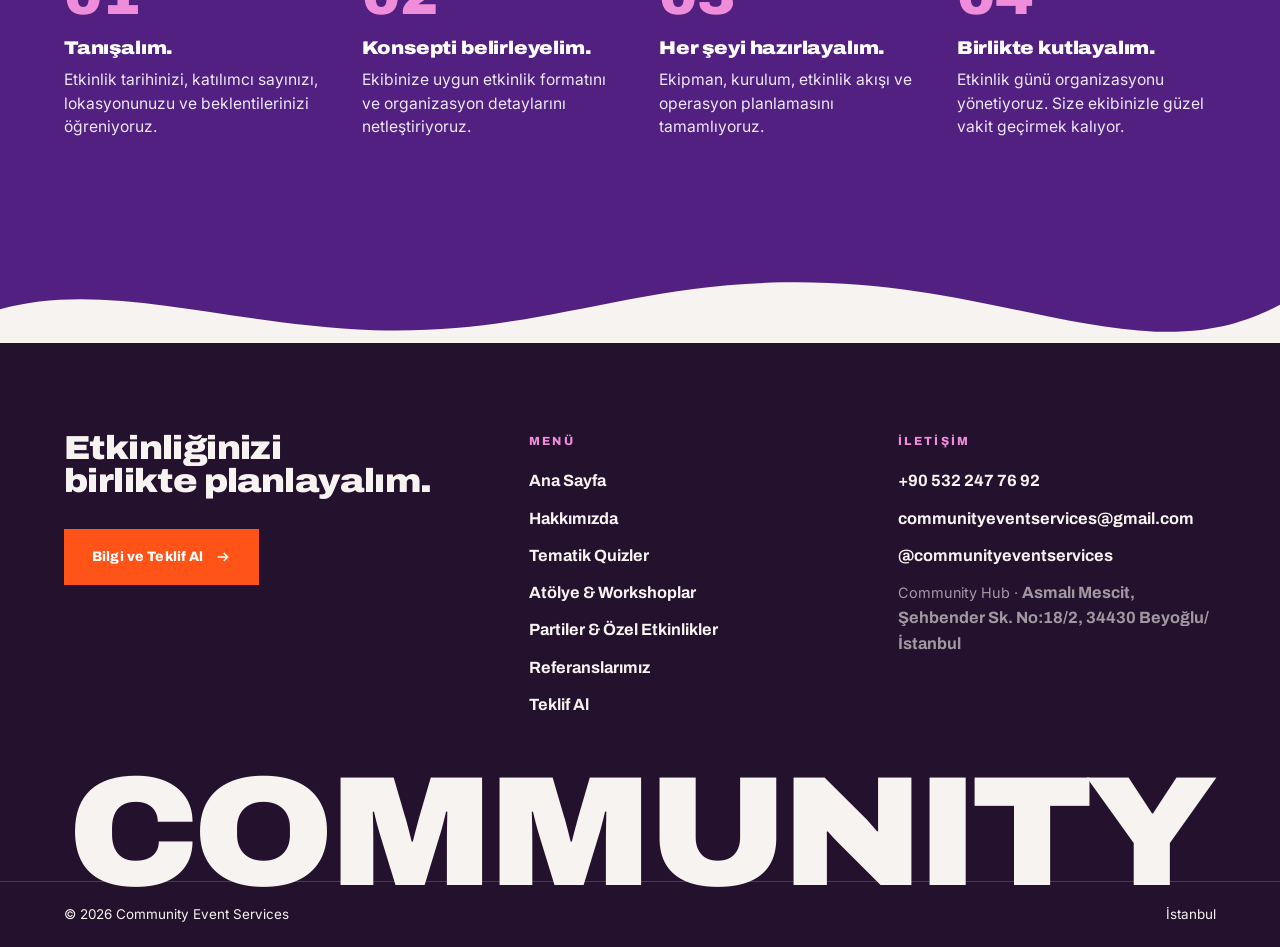
<file: yilbasi.html>
<!doctype html>
<html lang="tr">
<head>
<meta charset="utf-8">
<meta name="viewport" content="width=device-width,initial-scale=1">
<title>Yılbaşı Etkinlikleri 2026 — Community Event Services</title>
<meta name="description" content="Kurumsal yılbaşı partisi, 2026 Dump Quiz, Christmas kokteyl workshop ve yılbaşı süsü atölyesi. Ofisinizde, seçtiğiniz mekânda ya da Beyoğlu'nda.">
<meta name="theme-color" content="#F7F3F0">
<link rel="canonical" href="https://www.communityeventservices.com/yilbasi.html">
<meta property="og:type" content="website">
<meta property="og:locale" content="tr_TR">
<meta property="og:site_name" content="Community Event Services">
<meta property="og:title" content="Yılbaşı Etkinlikleri 2026 — Community Event Services">
<meta property="og:description" content="Kurumsal yılbaşı partisi, 2026 Dump Quiz, Christmas kokteyl workshop ve yılbaşı süsü atölyesi. Ofisinizde, seçtiğiniz mekânda ya da Beyoğlu'nda.">
<meta property="og:url" content="https://www.communityeventservices.com/yilbasi.html">
<meta property="og:image" content="https://www.communityeventservices.com/assets/img/og-yilbasi.jpg">
<meta property="og:image:width" content="1200">
<meta property="og:image:height" content="630">
<meta property="og:image:type" content="image/jpeg">
<meta name="twitter:image" content="https://www.communityeventservices.com/assets/img/og-yilbasi.jpg">
<meta name="twitter:card" content="summary_large_image">
<link rel="preconnect" href="https://fonts.googleapis.com">
<link rel="preconnect" href="https://fonts.gstatic.com" crossorigin>
<link href="https://fonts.googleapis.com/css2?family=Archivo:wdth,wght@62..125,400..900&family=Inter:wght@400;500;600&display=swap" rel="stylesheet">
<link rel="stylesheet" href="assets/css/styles.css">
<link rel="icon" href="assets/favicon.svg" type="image/svg+xml">
<noscript><style>.rv,.rv-mask>*{opacity:1!important;transform:none!important}.hl::before{transform:scaleX(1)!important}.wipe,.cursor{display:none!important}</style></noscript>
<script src="assets/js/config.js"></script>
<style>
/* Yılbaşı kampanya sayfası */
.yb-hero__grid{display:grid;grid-template-columns:1.15fr .85fr;gap:clamp(28px,4vw,72px);align-items:center}
.yb-collage{display:grid;grid-template-columns:1.25fr .9fr;grid-template-rows:auto auto;gap:14px;align-items:start}
.yb-c1{grid-row:1/3}.yb-c1 .ph{aspect-ratio:3/4}
.yb-c2 .ph{aspect-ratio:3/4}
.yb-c3 .ph{aspect-ratio:1/1}
.yb-photo{aspect-ratio:4/5}
.row--flip .yb-photo{aspect-ratio:4/5}
.yb-step{border-top:3px solid var(--lime);padding-top:18px}
.yb-step__no{font-family:var(--display);font-weight:900;font-size:clamp(2.6rem,4.5vw,4rem);line-height:1;color:var(--pink);display:block;margin-bottom:14px}
.yb-step h3{margin:0 0 10px;color:#fff}
.yb-step p{margin:0;font-size:.98rem;line-height:1.5;color:#EEE6F4}
@media(max-width:900px){.yb-hero__grid{grid-template-columns:1fr}.yb-collage{display:none}}
@media(max-width:767px){.yb-cell{height:170px}.yb-track{animation-duration:55s}}
@media(max-width:560px){.yb-collage{grid-template-columns:1fr 1fr}.yb-c1{grid-row:auto;grid-column:1/3}.yb-c1 .ph{aspect-ratio:4/3}}
.yb-marquee{overflow:hidden;margin-top:14px}
.yb-track{display:flex;gap:14px;width:max-content;animation:ybLeft 70s linear infinite}
.yb-track--right{animation-name:ybRight}
.yb-marquee:hover .yb-track{animation-play-state:paused}
.yb-cell{flex:none;height:clamp(200px,24vw,340px)}
.yb-cell .ph{height:100%;width:auto;max-width:none;aspect-ratio:auto;object-fit:cover}
@keyframes ybLeft{from{transform:translateX(0)}to{transform:translateX(calc(-50% - 7px))}}
@keyframes ybRight{from{transform:translateX(calc(-50% - 7px))}to{transform:translateX(0)}}
@media(prefers-reduced-motion:reduce){.yb-track{animation:none}.yb-marquee{overflow-x:auto}}
</style>
<!-- GOOGLE ETİKETİ: index.html'e eklediğiniz Google etiket kodunu (gtag.js) BU SATIRIN YERİNE yapıştırın.
     Meta Pixel kullanılacaksa onun kodu da buraya gelir. -->
</head>
<body>
<a class="skip-link" href="#main">İçeriğe geç</a>
<div class="wipe" aria-hidden="true"><span class="wipe__label"></span></div>
<div class="cursor" aria-hidden="true"><span class="cursor__label"></span></div>
<svg width="0" height="0" style="position:absolute" aria-hidden="true"><defs>
<pattern id="pat-dots" width="22" height="22" patternUnits="userSpaceOnUse"><circle cx="4" cy="4" r="3" fill="currentColor"/></pattern>
<pattern id="pat-squiggle" width="40" height="24" patternUnits="userSpaceOnUse"><path d="M0,12 q10,-11 20,0 t20,0" fill="none" stroke="currentColor" stroke-width="3"/></pattern>
<pattern id="pat-tri" width="34" height="34" patternUnits="userSpaceOnUse"><path d="M8,26 L17,8 L26,26 Z" fill="currentColor"/></pattern>
<pattern id="pat-arc" width="30" height="30" patternUnits="userSpaceOnUse"><path d="M0,26 a15,15 0 0 1 30,0" fill="none" stroke="currentColor" stroke-width="3"/></pattern>
</defs></svg>
<div class="ticker" aria-hidden="true"><div class="ticker__track"><span class="ticker__item">TEMATİK QUİZLER</span><span class="ticker__item">WORKSHOP</span><span class="ticker__item">ŞİRKET PARTİSİ</span><span class="ticker__item">TEAM BUILDING</span><span class="ticker__item">COMMUNITY HUB</span><span class="ticker__item">İSTANBUL</span><span class="ticker__item">TEMATİK QUİZLER</span><span class="ticker__item">WORKSHOP</span><span class="ticker__item">ŞİRKET PARTİSİ</span><span class="ticker__item">TEAM BUILDING</span><span class="ticker__item">COMMUNITY HUB</span><span class="ticker__item">İSTANBUL</span><span class="ticker__item">TEMATİK QUİZLER</span><span class="ticker__item">WORKSHOP</span><span class="ticker__item">ŞİRKET PARTİSİ</span><span class="ticker__item">TEAM BUILDING</span><span class="ticker__item">COMMUNITY HUB</span><span class="ticker__item">İSTANBUL</span><span class="ticker__item">TEMATİK QUİZLER</span><span class="ticker__item">WORKSHOP</span><span class="ticker__item">ŞİRKET PARTİSİ</span><span class="ticker__item">TEAM BUILDING</span><span class="ticker__item">COMMUNITY HUB</span><span class="ticker__item">İSTANBUL</span></div></div>
<header class="header">
 <div class="wrap header__inner">
  <a class="logo" href="index.html" aria-label="Community Event Services ana sayfa">
    <span class="logo__mark">COMMUNITY</span><span class="logo__sub">event services</span>
  </a>
  <nav class="nav" aria-label="Ana menü">
    <a class="nav__link" href="index.html">Ana Sayfa</a><a class="nav__link" href="hakkimizda.html">Hakkımızda</a>
    <div class="nav__group">
      <button class="nav__link" aria-expanded="false" aria-haspopup="true" >Hizmetlerimiz</button>
      <div class="nav__panel"><a href="tematik-quizler.html">Tematik Quizler</a><a href="workshoplar.html">Atölye & Workshoplar</a><a href="yilbasi.html">Partiler & Özel Etkinlikler</a></div>
    </div>
    <a class="nav__link" href="referanslarimiz.html">Referanslarımız</a>
  </nav>
  <div class="header__actions">
    <a class="icon-link icon-link--wa" data-c="wa-link" href="#" target="_blank" rel="noopener" aria-label="WhatsApp ile yazın"><svg viewBox="0 0 24 24"><path d="M12 2a10 10 0 0 0-8.6 15.1L2 22l5.1-1.3A10 10 0 1 0 12 2Zm5.5 14.1c-.2.6-1.2 1.2-1.7 1.2-.5.1-1 .1-1.6-.1-.4-.1-.9-.3-1.5-.6-2.6-1.1-4.3-3.7-4.4-3.9-.1-.2-1-1.4-1-2.6 0-1.2.6-1.8.9-2.1.2-.2.5-.3.7-.3h.5c.2 0 .4 0 .6.5.2.5.8 1.8.8 2 .1.1.1.3 0 .4l-.3.5-.4.4c-.1.1-.3.3-.1.6.2.3.7 1.2 1.6 2 1.1.9 1.9 1.2 2.2 1.3.3.1.4.1.6-.1.2-.2.7-.8.9-1.1.2-.3.4-.2.6-.1l1.9.9c.2.1.4.2.4.3.1.2.1.7-.1 1.3Z"/></svg></a>
    <a class="icon-link icon-link--mail" data-c="mail-link" href="#" aria-label="E-posta gönderin"><svg viewBox="0 0 24 24"><path d="M2 5h20v14H2z" fill="none" stroke="currentColor" stroke-width="2"/><path d="M2 6l10 7 10-7" fill="none" stroke="currentColor" stroke-width="2"/></svg></a>
    <a class="btn btn--accent" href="teklif-al.html" data-magnetic data-cursor="Teklif Al"><span>Bilgi ve Teklif Al</span><svg viewBox="0 0 24 24" aria-hidden="true"><path d="M4 12h15M13 6l6 6-6 6"/></svg></a>
    <button class="burger" aria-expanded="false" aria-label="Menüyü aç"><span></span></button>
  </div>
 </div>
</header>
<div class="menu" role="dialog" aria-modal="true" aria-label="Menü">
  <div class="menu__top">
    <span class="logo__mark">COMMUNITY</span>
    <button class="menu__close" aria-label="Menüyü kapat">✕</button>
  </div>
  <ul class="menu__list"><li><a href="index.html">Ana Sayfa</a></li><li><a href="hakkimizda.html">Hakkımızda</a></li>
    <li aria-hidden="true" style="opacity:.6;font-family:var(--display);font-weight:800;font-size:.78rem;letter-spacing:.2em;padding-top:16px">HİZMETLERİMİZ</li>
    <li><ul class="menu__list menu__sub"><li><a href="tematik-quizler.html">Tematik Quizler</a></li><li><a href="workshoplar.html">Atölye & Workshoplar</a></li><li><a href="yilbasi.html">Partiler & Özel Etkinlikler</a></li></ul></li>
    <li><a href="referanslarimiz.html">Referanslarımız</a></li><li><a href="teklif-al.html">Teklif Al</a></li></ul>
  <div class="menu__foot">
    <div class="sticker " aria-hidden="true" style="--st-bg:#D8EE8A;--st-fg:#24112D;--st-ring:#24112D;--rot:-14deg">HADİ<br>BAŞLAYALIM</div>
    <a class="btn btn--light" data-c="wa-link" href="#" target="_blank" rel="noopener"><span>WhatsApp</span><svg viewBox="0 0 24 24" aria-hidden="true"><path d="M4 12h15M13 6l6 6-6 6"/></svg></a>
    <a class="btn btn--outline" data-c="mail-link" href="#"><span>E-posta</span><svg viewBox="0 0 24 24" aria-hidden="true"><path d="M4 12h15M13 6l6 6-6 6"/></svg></a>
  </div>
</div>
<main id="main">
<section class="pagehead block block--cream yb-hero">
 <div class="wrap">
  <div class="yb-hero__grid">
   <div>
    <p class="crumb rv">Yılbaşı Etkinlikleri 2026</p>
    <h1 class="display t-hero rv">Yılı <span class="hl hl--orange hl--r1">birlikte</span> bitirmenin en güzel yolu.</h1>
    <p class="lede mt-m rv">2026'yı geride bırakırken ekibinizle bir araya gelmenin, birlikte eğlenmenin ve yeni anılar biriktirmenin zamanı.</p>
    <p class="copy mt-m rv">Kurumsal yılbaşı partilerinden tematik quizlere, kokteyl workshoplarından yaratıcı atölyelere kadar şirketinize özel yılbaşı etkinliklerini birlikte planlıyoruz.</p>
    <p class="copy mt-m rv">İster ofisinizde, ister sizin seçtiğiniz bir mekânda, ister Beyoğlu'nda. Konseptten organizasyona tüm detaylarla biz ilgileniyoruz.</p>
    <div class="hero__cta rv">
      <a class="btn btn--accent btn--lg" href="#planla"><span>Yılbaşı Etkinliğinizi Planlayalım</span><svg viewBox="0 0 24 24" aria-hidden="true"><path d="M4 12h15M13 6l6 6-6 6"/></svg></a>
      <a class="btn btn--outline btn--lg" href="#konseptler"><span>Etkinlikleri Keşfet</span><svg viewBox="0 0 24 24" aria-hidden="true"><path d="M4 12h15M13 6l6 6-6 6"/></svg></a>
    </div>
   </div>
   <div class="yb-collage rv">
     <div class="yb-c1"><img class="ph ph--arch" src="assets/img/yb-mekan-01-700.webp" srcset="assets/img/yb-mekan-01-700.webp 700w, assets/img/yb-mekan-01-1400.webp 1400w" sizes="(max-width:900px) 55vw, 24vw" alt="Yılbaşı için süslenmiş etkinlik alanı" width="1400" height="2100" loading="eager" fetchpriority="high" decoding="async"></div>
     <div class="yb-c2"><img class="ph ph--block" src="assets/img/yb-giris-01-700.webp" srcset="assets/img/yb-giris-01-700.webp 700w, assets/img/yb-giris-01-1020.webp 1020w" sizes="(max-width:900px) 40vw, 16vw" alt="Çelenklerle süslenmiş mekan girişi" width="1020" height="1360" loading="lazy" decoding="async"></div>
     <div class="yb-c3"><img class="ph ph--circle" src="assets/img/yb-kutlama-01-700.webp" srcset="assets/img/yb-kutlama-01-700.webp 700w, assets/img/yb-kutlama-01-1200.webp 1200w" sizes="(max-width:900px) 40vw, 14vw" alt="Yılbaşı kutlamasında kadeh kaldıran ekip" width="1200" height="1600" loading="lazy" decoding="async"></div>
   </div>
  </div>
 </div>
</section><section class="block block--cream section">
 <div class="wrap">
  <div class="grid g-2 mb-l" style="align-items:end">
    <div><p class="eyebrow rv">Galeri</p><h2 class="display t-xl rv">Geçmiş yılbaşı etkinliklerinden</h2></div>
    <p class="copy rv">Ofis kutlamalarından büfe kurulumlarına, önceki yıllarda ekiplerle birlikte kurduğumuz yılbaşı etkinliklerinden kareler.</p>
  </div>
  </div>
  <div class="yb-marquee"><div class="yb-track yb-track--right"><div class="yb-cell"><img class="ph ph--block" src="assets/img/yb-galeri-03-700.webp" srcset="assets/img/yb-galeri-03-700.webp 700w, assets/img/yb-galeri-03-1200.webp 1200w" sizes="(max-width:767px) 45vw, 22vw" alt="Süslü ağacın yanında dans eden ekip" width="1200" height="1600" loading="eager" decoding="async"></div><div class="yb-cell"><img class="ph ph--block" src="assets/img/yb-galeri-01-700.webp" srcset="assets/img/yb-galeri-01-700.webp 700w, assets/img/yb-galeri-01-1200.webp 1200w" sizes="(max-width:767px) 45vw, 22vw" alt="Peynir tabağı ve yılbaşı çiçekleri" width="1200" height="1600" loading="eager" decoding="async"></div><div class="yb-cell"><img class="ph ph--block" src="assets/img/yb-galeri-05-700.webp" srcset="assets/img/yb-galeri-05-700.webp 700w, assets/img/yb-galeri-05-1200.webp 1200w" sizes="(max-width:767px) 45vw, 22vw" alt="Tatlı büfesi ve kar desenli camlar" width="1200" height="1600" loading="eager" decoding="async"></div><div class="yb-cell"><img class="ph ph--block" src="assets/img/yb-galeri-06-700.webp" srcset="assets/img/yb-galeri-06-700.webp 700w" sizes="(max-width:767px) 45vw, 22vw" alt="Yılbaşı partisinde fotoğraf çeken ekip" width="700" height="933" loading="eager" decoding="async"></div><div class="yb-cell"><img class="ph ph--block" src="assets/img/yb-quiz-01-700.webp" srcset="assets/img/yb-quiz-01-700.webp 700w, assets/img/yb-quiz-01-1200.webp 1200w" sizes="(max-width:767px) 45vw, 22vw" alt="Yılbaşı quiz etkinliğinde kazanan takım" width="1200" height="1600" loading="eager" decoding="async"></div><div class="yb-cell"><img class="ph ph--block" src="assets/img/yb-kutlama-01-700.webp" srcset="assets/img/yb-kutlama-01-700.webp 700w, assets/img/yb-kutlama-01-1200.webp 1200w" sizes="(max-width:767px) 45vw, 22vw" alt="Yılbaşı kutlamasında kadeh kaldıran ekip" width="1200" height="1600" loading="eager" decoding="async"></div><div class="yb-cell"><img class="ph ph--block" src="assets/img/yb-giris-01-700.webp" srcset="assets/img/yb-giris-01-700.webp 700w, assets/img/yb-giris-01-1020.webp 1020w" sizes="(max-width:767px) 45vw, 22vw" alt="Çelenklerle süslenmiş mekan girişi" width="1020" height="1360" loading="eager" decoding="async"></div><div class="yb-cell"><img class="ph ph--block" src="assets/img/yb-galeri-03-700.webp" srcset="assets/img/yb-galeri-03-700.webp 700w, assets/img/yb-galeri-03-1200.webp 1200w" sizes="(max-width:767px) 45vw, 22vw" alt="Süslü ağacın yanında dans eden ekip" width="1200" height="1600" loading="eager" decoding="async"></div><div class="yb-cell"><img class="ph ph--block" src="assets/img/yb-galeri-01-700.webp" srcset="assets/img/yb-galeri-01-700.webp 700w, assets/img/yb-galeri-01-1200.webp 1200w" sizes="(max-width:767px) 45vw, 22vw" alt="Peynir tabağı ve yılbaşı çiçekleri" width="1200" height="1600" loading="eager" decoding="async"></div><div class="yb-cell"><img class="ph ph--block" src="assets/img/yb-galeri-05-700.webp" srcset="assets/img/yb-galeri-05-700.webp 700w, assets/img/yb-galeri-05-1200.webp 1200w" sizes="(max-width:767px) 45vw, 22vw" alt="Tatlı büfesi ve kar desenli camlar" width="1200" height="1600" loading="eager" decoding="async"></div><div class="yb-cell"><img class="ph ph--block" src="assets/img/yb-galeri-06-700.webp" srcset="assets/img/yb-galeri-06-700.webp 700w" sizes="(max-width:767px) 45vw, 22vw" alt="Yılbaşı partisinde fotoğraf çeken ekip" width="700" height="933" loading="eager" decoding="async"></div><div class="yb-cell"><img class="ph ph--block" src="assets/img/yb-quiz-01-700.webp" srcset="assets/img/yb-quiz-01-700.webp 700w, assets/img/yb-quiz-01-1200.webp 1200w" sizes="(max-width:767px) 45vw, 22vw" alt="Yılbaşı quiz etkinliğinde kazanan takım" width="1200" height="1600" loading="eager" decoding="async"></div><div class="yb-cell"><img class="ph ph--block" src="assets/img/yb-kutlama-01-700.webp" srcset="assets/img/yb-kutlama-01-700.webp 700w, assets/img/yb-kutlama-01-1200.webp 1200w" sizes="(max-width:767px) 45vw, 22vw" alt="Yılbaşı kutlamasında kadeh kaldıran ekip" width="1200" height="1600" loading="eager" decoding="async"></div><div class="yb-cell"><img class="ph ph--block" src="assets/img/yb-giris-01-700.webp" srcset="assets/img/yb-giris-01-700.webp 700w, assets/img/yb-giris-01-1020.webp 1020w" sizes="(max-width:767px) 45vw, 22vw" alt="Çelenklerle süslenmiş mekan girişi" width="1020" height="1360" loading="eager" decoding="async"></div></div></div>
  <div class="yb-marquee"><div class="yb-track yb-track--left"><div class="yb-cell"><img class="ph ph--block" src="assets/img/yb-galeri-07-700.webp" srcset="assets/img/yb-galeri-07-700.webp 700w, assets/img/yb-galeri-07-1400.webp 1400w" sizes="(max-width:767px) 45vw, 22vw" alt="Yılbaşı temalı açık büfe" width="1400" height="1050" loading="eager" decoding="async"></div><div class="yb-cell"><img class="ph ph--block" src="assets/img/yb-galeri-04-700.webp" srcset="assets/img/yb-galeri-04-700.webp 700w, assets/img/yb-galeri-04-1200.webp 1200w" sizes="(max-width:767px) 45vw, 22vw" alt="Ofiste yılbaşı kutlaması" width="1200" height="1600" loading="eager" decoding="async"></div><div class="yb-cell"><img class="ph ph--block" src="assets/img/yb-galeri-02-700.webp" srcset="assets/img/yb-galeri-02-700.webp 700w, assets/img/yb-galeri-02-1200.webp 1200w" sizes="(max-width:767px) 45vw, 22vw" alt="Hoş geldin yazılı yılbaşı büfesi" width="1200" height="1600" loading="eager" decoding="async"></div><div class="yb-cell"><img class="ph ph--block" src="assets/img/yb-parti-01-700.webp" srcset="assets/img/yb-parti-01-700.webp 700w, assets/img/yb-parti-01-1086.webp 1086w" sizes="(max-width:767px) 45vw, 22vw" alt="2026 yılbaşı partisinde dans eden kalabalık" width="1086" height="1448" loading="eager" decoding="async"></div><div class="yb-cell"><img class="ph ph--block" src="assets/img/yb-kokteyl-01-700.webp" srcset="assets/img/yb-kokteyl-01-700.webp 700w, assets/img/yb-kokteyl-01-1400.webp 1400w" sizes="(max-width:767px) 45vw, 22vw" alt="Zencefilli kurabiye süslemeli yılbaşı kokteyli" width="1400" height="1050" loading="eager" decoding="async"></div><div class="yb-cell"><img class="ph ph--block" src="assets/img/yb-mekan-01-700.webp" srcset="assets/img/yb-mekan-01-700.webp 700w, assets/img/yb-mekan-01-1400.webp 1400w" sizes="(max-width:767px) 45vw, 22vw" alt="Yılbaşı için süslenmiş etkinlik alanı" width="1400" height="2100" loading="eager" decoding="async"></div><div class="yb-cell"><img class="ph ph--block" src="assets/img/yb-agac-01-700.webp" srcset="assets/img/yb-agac-01-700.webp 700w, assets/img/yb-agac-01-1400.webp 1400w" sizes="(max-width:767px) 45vw, 22vw" alt="Süslenmiş yılbaşı ağacı" width="1400" height="1867" loading="eager" decoding="async"></div><div class="yb-cell"><img class="ph ph--block" src="assets/img/yb-galeri-07-700.webp" srcset="assets/img/yb-galeri-07-700.webp 700w, assets/img/yb-galeri-07-1400.webp 1400w" sizes="(max-width:767px) 45vw, 22vw" alt="Yılbaşı temalı açık büfe" width="1400" height="1050" loading="eager" decoding="async"></div><div class="yb-cell"><img class="ph ph--block" src="assets/img/yb-galeri-04-700.webp" srcset="assets/img/yb-galeri-04-700.webp 700w, assets/img/yb-galeri-04-1200.webp 1200w" sizes="(max-width:767px) 45vw, 22vw" alt="Ofiste yılbaşı kutlaması" width="1200" height="1600" loading="eager" decoding="async"></div><div class="yb-cell"><img class="ph ph--block" src="assets/img/yb-galeri-02-700.webp" srcset="assets/img/yb-galeri-02-700.webp 700w, assets/img/yb-galeri-02-1200.webp 1200w" sizes="(max-width:767px) 45vw, 22vw" alt="Hoş geldin yazılı yılbaşı büfesi" width="1200" height="1600" loading="eager" decoding="async"></div><div class="yb-cell"><img class="ph ph--block" src="assets/img/yb-parti-01-700.webp" srcset="assets/img/yb-parti-01-700.webp 700w, assets/img/yb-parti-01-1086.webp 1086w" sizes="(max-width:767px) 45vw, 22vw" alt="2026 yılbaşı partisinde dans eden kalabalık" width="1086" height="1448" loading="eager" decoding="async"></div><div class="yb-cell"><img class="ph ph--block" src="assets/img/yb-kokteyl-01-700.webp" srcset="assets/img/yb-kokteyl-01-700.webp 700w, assets/img/yb-kokteyl-01-1400.webp 1400w" sizes="(max-width:767px) 45vw, 22vw" alt="Zencefilli kurabiye süslemeli yılbaşı kokteyli" width="1400" height="1050" loading="eager" decoding="async"></div><div class="yb-cell"><img class="ph ph--block" src="assets/img/yb-mekan-01-700.webp" srcset="assets/img/yb-mekan-01-700.webp 700w, assets/img/yb-mekan-01-1400.webp 1400w" sizes="(max-width:767px) 45vw, 22vw" alt="Yılbaşı için süslenmiş etkinlik alanı" width="1400" height="2100" loading="eager" decoding="async"></div><div class="yb-cell"><img class="ph ph--block" src="assets/img/yb-agac-01-700.webp" srcset="assets/img/yb-agac-01-700.webp 700w, assets/img/yb-agac-01-1400.webp 1400w" sizes="(max-width:767px) 45vw, 22vw" alt="Süslenmiş yılbaşı ağacı" width="1400" height="1867" loading="eager" decoding="async"></div></div></div>
</section><section class="block block--cream section" id="planla" style="padding-top:clamp(40px,4vw,72px)">
 <div class="wrap">
  <div class="grid g-2" style="gap:clamp(36px,5vw,90px);align-items:start">
   <div>
     <p class="eyebrow rv">Teklif al</p>
     <h2 class="display t-xl rv">2026'yı güzel bir anıyla <span class="hl hl--lime">kapatalım.</span></h2>
     <p class="lede mt-m rv">İster küçük bir ekip buluşması ister kapsamlı bir şirket kutlaması olsun, yeni yıl etkinliğinizi birlikte tasarlayalım.</p>
     <p class="copy mt-m rv">Tarihinizi ve katılımcı sayınızı paylaşın, size özel seçenekleri hazırlayalım.</p>
     <div class="slotbox mt-l rv">
       <p class="eyebrow">Hızlı yol</p>
       <p class="display t-md" style="margin:0"><a href="tel:+905428055334" style="text-decoration:none">0542 805 53 34</a></p>
       <p class="copy mt-m" style="font-size:.95rem">Hemen konuşmak isterseniz arayın ya da WhatsApp'tan yazın.</p>
       <div style="display:flex;gap:10px;flex-wrap:wrap" class="mt-m">
         <a class="btn" href="tel:+905428055334"><span>Hemen Ara</span><svg viewBox="0 0 24 24" aria-hidden="true"><path d="M4 12h15M13 6l6 6-6 6"/></svg></a>
         <a class="btn btn--outline" data-c="wa-link" href="#" target="_blank" rel="noopener"><span>WhatsApp</span><svg viewBox="0 0 24 24" aria-hidden="true"><path d="M4 12h15M13 6l6 6-6 6"/></svg></a>
       </div>
     </div>
   </div>
   <div>
     <form id="teklif-form" class="form" novalidate>
<div class="field"><label for="f-name">İsim Soyisim <span class="req">*</span></label>
  <input id="f-name" name="name" type="text" required autocomplete="name" aria-describedby="e-name"><span class="err" id="e-name" role="alert"></span></div>
<div class="field"><label for="f-company">Şirket <span class="req">*</span></label>
  <input id="f-company" name="company" type="text" required autocomplete="organization" aria-describedby="e-company"><span class="err" id="e-company" role="alert"></span></div>
<div class="field"><label for="f-email">E-posta <span class="req">*</span></label>
  <input id="f-email" name="email" type="email" required autocomplete="email" aria-describedby="e-email"><span class="err" id="e-email" role="alert"></span></div>
<div class="field"><label for="f-phone">Telefon <span class="req">*</span></label>
  <input id="f-phone" name="phone" type="tel" required autocomplete="tel" placeholder="0500 000 00 00" aria-describedby="e-phone"><span class="err" id="e-phone" role="alert"></span></div>
<div class="field field--full"><label for="f-type">Hangi yılbaşı konseptiyle ilgileniyorsunuz?</label>
  <select id="f-type" name="event_type" aria-describedby="e-type">
    <option value="Yılbaşı — Henüz karar vermedim">Seçin</option><option value="Yılbaşı — Kurumsal Yılbaşı Partisi">Kurumsal Yılbaşı Partisi</option><option value="Yılbaşı — 2026 Dump Quiz">2026 Dump Quiz</option><option value="Yılbaşı — Christmas Kokteyl Workshop">Christmas Kokteyl Workshop</option><option value="Yılbaşı — Yılbaşı Süsü Atölyesi">Yılbaşı Süsü Atölyesi</option>
    <option value="Yılbaşı — Henüz karar vermedim">Henüz karar vermedim</option>
  </select><span class="err" id="e-type" role="alert"></span></div>
<div class="field field--full"><label for="f-count">Tahmini katılımcı sayısı</label>
  <input id="f-count" name="participant_count" type="text" inputmode="numeric" aria-describedby="e-count"><span class="err" id="e-count" role="alert"></span></div>
<div class="field field--full"><label for="f-exp">Tarih, lokasyon ve beklentiniz</label>
  <textarea id="f-exp" name="expectations" rows="4" placeholder="Örn. 19 Aralık akşamı, ofisimizde" aria-describedby="e-exp"></textarea><span class="err" id="e-exp" role="alert"></span></div>
       <div class="field field--full">
         <button class="btn btn--accent btn--lg" type="submit"><span>Birlikte Planlayalım</span><svg viewBox="0 0 24 24" aria-hidden="true"><path d="M4 12h15M13 6l6 6-6 6"/></svg></button>
         <span class="err" data-form-error role="alert"></span>
       </div>
     </form>
     <div class="form-success" role="status">
       <h2 class="display t-lg">Teşekkür ederiz.</h2>
       <p class="copy mt-m">Talebiniz bize ulaştı. Ekibimiz ihtiyaçlarınızı inceleyip en kısa zamanda size dönüş yapacak.</p>
     </div>
   </div>
  </div>
 </div>
</section><svg class="blob" viewBox="0 0 1440 120" preserveAspectRatio="none" aria-hidden="true" style="background:#F7F3F0"><path d="M0,64 C180,110 320,10 520,34 C720,58 820,120 1020,104 C1180,91 1300,30 1440,52 L1440,120 L0,120 Z" fill="#24112D"/></svg>
<section class="block block--ink section--tight section" id="konseptler">
 <div class="wrap center" style="display:grid;gap:14px">
   <p class="eyebrow rv" style="justify-content:center">Yılbaşı konseptleri</p>
   <h2 class="display t-xl rv">Bu yıl ekibinizle ne yapmak istersiniz?</h2>
   <p class="lede rv" style="margin-inline:auto">Dört farklı konsept, aynı amaç: Birlikte güzel bir yılı geride bırakmak.</p>
 </div>
</section><section class="block section" style="--bg:#24112D;--fg:#F7F3F0;--accent:#FF5317;background:#24112D;color:#F7F3F0">
 <div class="wrap">
  <div class="row ">
    <span class="row__index" aria-hidden="true">01</span>
    <div class="row__media rv"><img class="ph ph--block yb-photo" src="assets/img/yb-parti-01-700.webp" srcset="assets/img/yb-parti-01-700.webp 700w, assets/img/yb-parti-01-1086.webp 1086w" sizes="(max-width:767px) 92vw, 46vw" alt="2026 yılbaşı partisinde dans eden kalabalık" width="1086" height="1448" loading="lazy" decoding="async"></div>
    <div class="row__body">
      <p class="eyebrow rv">01 — Yılbaşı konsepti</p>
      <h2 class="display t-xl rv">Kurumsal Yılbaşı Partisi</h2>
      <p class="lede mt-m rv" style="font-weight:600">Yılın son buluşması, en güzel kutlaması olsun.</p>
      <p class="copy mt-m rv">Müzik, dans ve keyifli bir atmosferle ekibinizi bir araya getirin. DJ performanslarından yılbaşı konseptine, teknik kurulumdan etkinlik akışına kadar şirketinize özel bir kutlama tasarlıyoruz.</p><p class="copy mt-m rv" style="font-weight:600">Kendi mekânınızda veya Beyoğlu'ndaki Lumina Bar'da.</p>
      <a class="btn mt-m rv" style="background:#FF5317;color:#fff" href="#planla" data-pick="Yılbaşı — Kurumsal Yılbaşı Partisi"><span>Yılbaşı Partisi İçin Teklif Al</span><svg viewBox="0 0 24 24" aria-hidden="true"><path d="M4 12h15M13 6l6 6-6 6"/></svg></a>
    </div>
  </div>
 </div>
</section><section class="block section" style="--bg:#F7F3F0;--fg:#24112D;--accent:#512080;background:#F7F3F0;color:#24112D">
 <div class="wrap">
  <div class="row row--flip">
    <span class="row__index" aria-hidden="true">02</span>
    <div class="row__media rv"><img class="ph ph--block yb-photo" src="assets/img/yb-quiz-01-700.webp" srcset="assets/img/yb-quiz-01-700.webp 700w, assets/img/yb-quiz-01-1200.webp 1200w" sizes="(max-width:767px) 92vw, 46vw" alt="Yılbaşı quiz etkinliğinde kazanan takım" width="1200" height="1600" loading="lazy" decoding="async"></div>
    <div class="row__body">
      <p class="eyebrow rv">02 — Yılbaşı konsepti</p>
      <h2 class="display t-xl rv">2026 Dump Quiz</h2>
      <p class="lede mt-m rv" style="font-weight:600">Bir yıl, yüzlerce anı. Peki neler hatırlıyoruz?</p>
      <p class="copy mt-m rv">2026'nın popüler kültüründen en çok konuşulan olaylarına, müzikten eğlenceli sorulara uzanan interaktif bir quiz etkinliği.</p><p class="copy mt-m rv">Takımlar kurulur, cevaplar tartışılır, rekabet başlar. Yılın en eğlenceli anlarını birlikte hatırlarken ekibinize özel sorularla deneyimi kişiselleştirebiliriz.</p>
      <a class="btn mt-m rv" style="background:#512080;color:#fff" href="#planla" data-pick="Yılbaşı — 2026 Dump Quiz"><span>Quiz İçin Teklif Al</span><svg viewBox="0 0 24 24" aria-hidden="true"><path d="M4 12h15M13 6l6 6-6 6"/></svg></a>
    </div>
  </div>
 </div>
</section><section class="block section" style="--bg:#FBE9E3;--fg:#24112D;--accent:#FF5317;background:#FBE9E3;color:#24112D">
 <div class="wrap">
  <div class="row ">
    <span class="row__index" aria-hidden="true">03</span>
    <div class="row__media rv"><img class="ph ph--block yb-photo" src="assets/img/yb-kokteyl-01-700.webp" srcset="assets/img/yb-kokteyl-01-700.webp 700w, assets/img/yb-kokteyl-01-1400.webp 1400w" sizes="(max-width:767px) 92vw, 46vw" alt="Zencefilli kurabiye süslemeli yılbaşı kokteyli" width="1400" height="1050" loading="lazy" decoding="async"></div>
    <div class="row__body">
      <p class="eyebrow rv">03 — Yılbaşı konsepti</p>
      <h2 class="display t-xl rv">Christmas Kokteyl Workshop</h2>
      <p class="lede mt-m rv" style="font-weight:600">Yeni yılın ilk kadehini birlikte hazırlayın.</p>
      <p class="copy mt-m rv">Yılbaşı ruhunu kokteyl masasına taşıyoruz. Profesyonel bar ekibimiz eşliğinde katılımcılar, mevsime özel tatlar ve aromalarla kendi kokteyllerini hazırlıyor.</p><p class="copy mt-m rv">Birlikte öğrenilen, denenen ve tadılan keyifli bir ekip deneyimi.</p>
      <a class="btn mt-m rv" style="background:#FF5317;color:#fff" href="#planla" data-pick="Yılbaşı — Christmas Kokteyl Workshop"><span>Kokteyl Workshop İçin Teklif Al</span><svg viewBox="0 0 24 24" aria-hidden="true"><path d="M4 12h15M13 6l6 6-6 6"/></svg></a>
    </div>
  </div>
 </div>
</section><section class="block section" style="--bg:#F7F3F0;--fg:#24112D;--accent:#D8EE8A;background:#F7F3F0;color:#24112D">
 <div class="wrap">
  <div class="row row--flip">
    <span class="row__index" aria-hidden="true">04</span>
    <div class="row__media rv"><img class="ph ph--block yb-photo" src="assets/img/yb-agac-01-700.webp" srcset="assets/img/yb-agac-01-700.webp 700w, assets/img/yb-agac-01-1400.webp 1400w" sizes="(max-width:767px) 92vw, 46vw" alt="Süslenmiş yılbaşı ağacı" width="1400" height="1867" loading="lazy" decoding="async"></div>
    <div class="row__body">
      <p class="eyebrow rv">04 — Yılbaşı konsepti</p>
      <h2 class="display t-xl rv">Yılbaşı Süsü Atölyesi</h2>
      <p class="lede mt-m rv" style="font-weight:600">Birlikte üretin, yeni yılı süsleyin.</p>
      <p class="copy mt-m rv">Yaratıcılığı ve yılbaşı heyecanını aynı masada buluşturuyoruz. Katılımcılar kendi yılbaşı süslerini tasarlarken günlük iş temposunun dışına çıkıp birlikte üretmenin keyfini yaşıyor.</p><p class="copy mt-m rv">Etkinlik sonunda herkes kendi hazırladığı süsle yılbaşından küçük bir hatıra götürüyor.</p>
      <a class="btn mt-m rv" style="background:#D8EE8A;color:#24112D" href="#planla" data-pick="Yılbaşı — Yılbaşı Süsü Atölyesi"><span>Yılbaşı Atölyesi İçin Teklif Al</span><svg viewBox="0 0 24 24" aria-hidden="true"><path d="M4 12h15M13 6l6 6-6 6"/></svg></a>
    </div>
  </div>
 </div>
</section><svg class="blob" viewBox="0 0 1440 120" preserveAspectRatio="none" aria-hidden="true" style="background:#F7F3F0"><path d="M0,96 C160,20 300,4 470,48 C640,92 760,116 940,86 C1120,56 1280,4 1440,36 L1440,120 L0,120 Z" fill="#F7F3F0"/></svg>
<section class="block block--cream section">
 <div class="wrap">
  <div class="grid g-2 mb-l" style="align-items:end">
    <h2 class="display t-xl rv">Siz kutlamaya odaklanın. Organizasyonu bize bırakın.</h2>
    <p class="copy rv">Her ekibin dinamiği farklı. Bu yüzden yılbaşı etkinliklerinizi katılımcı sayınıza, beklentilerinize ve tercih ettiğiniz lokasyona göre planlıyoruz.</p>
  </div>
  <div class="details" data-stagger><div class="details__item rv"><h3>Size özel konsept</h3><p>Şirket kültürünüze ve ekibinize uygun etkinlik formatları.</p></div><div class="details__item rv"><h3>Esnek lokasyon</h3><p>Ofisinizde, kendi seçtiğiniz bir mekânda veya uygun etkinlik alanlarında.</p></div><div class="details__item rv"><h3>Uçtan uca organizasyon</h3><p>Etkinlik akışı, ekipman, teknik ihtiyaçlar ve operasyon koordinasyonu.</p></div><div class="details__item rv"><h3>Tek noktadan iletişim</h3><p>Planlamadan etkinlik gününe kadar tüm süreci birlikte yönetiyoruz.</p></div></div>
 </div>
</section><svg class="blob" viewBox="0 0 1440 120" preserveAspectRatio="none" aria-hidden="true" style="background:#F7F3F0"><path d="M0,28 C220,84 380,116 600,96 C820,76 900,16 1120,26 C1280,33 1360,74 1440,92 L1440,120 L0,120 Z" fill="#512080"/></svg>
<section class="block block--purple section">
 <div class="wrap">
  <p class="eyebrow rv">Nasıl çalışıyoruz</p>
  <h2 class="display t-xl mb-l rv">Yılbaşı etkinliğinizi nasıl planlıyoruz?</h2>
  <div class="grid g-4" data-stagger><div class="yb-step rv"><span class="yb-step__no">01</span><h3 class="display t-sm">Tanışalım.</h3><p>Etkinlik tarihinizi, katılımcı sayınızı, lokasyonunuzu ve beklentilerinizi öğreniyoruz.</p></div><div class="yb-step rv"><span class="yb-step__no">02</span><h3 class="display t-sm">Konsepti belirleyelim.</h3><p>Ekibinize uygun etkinlik formatını ve organizasyon detaylarını netleştiriyoruz.</p></div><div class="yb-step rv"><span class="yb-step__no">03</span><h3 class="display t-sm">Her şeyi hazırlayalım.</h3><p>Ekipman, kurulum, etkinlik akışı ve operasyon planlamasını tamamlıyoruz.</p></div><div class="yb-step rv"><span class="yb-step__no">04</span><h3 class="display t-sm">Birlikte kutlayalım.</h3><p>Etkinlik günü organizasyonu yönetiyoruz. Size ekibinizle güzel vakit geçirmek kalıyor.</p></div></div>
 </div>
</section>
<svg class="blob" viewBox="0 0 1440 120" preserveAspectRatio="none" aria-hidden="true" style="background:#512080"><path d="M0,74 C120,34 260,96 420,102 C600,109 700,42 880,38 C1060,34 1180,98 1300,104 C1370,107 1410,86 1440,68 L1440,120 L0,120 Z" fill="#F7F3F0"/></svg>
</main>
<footer class="footer">
 <div class="wrap">
  <div class="footer__grid">
    <div>
      <h2 class="display t-lg">Etkinliğinizi<br>birlikte planlayalım.</h2>
      <a class="btn btn--accent mt-m" href="teklif-al.html" data-magnetic><span>Bilgi ve Teklif Al</span><svg viewBox="0 0 24 24" aria-hidden="true"><path d="M4 12h15M13 6l6 6-6 6"/></svg></a>
    </div>
    <div>
      <p class="footer__label">Menü</p>
      <ul class="footer__list"><li><a href="index.html">Ana Sayfa</a></li><li><a href="hakkimizda.html">Hakkımızda</a></li><li><a href="tematik-quizler.html">Tematik Quizler</a></li><li><a href="workshoplar.html">Atölye & Workshoplar</a></li><li><a href="yilbasi.html">Partiler & Özel Etkinlikler</a></li><li><a href="referanslarimiz.html">Referanslarımız</a></li><li><a href="teklif-al.html">Teklif Al</a></li></ul>
    </div>
    <div>
      <p class="footer__label">İletişim</p>
      <ul class="footer__list">
        <li><a data-c="wa-link" href="#" target="_blank" rel="noopener"><span data-c="wa-text"></span></a></li>
        <li><a data-c="mail-link" href="#"><span data-c="mail-text"></span></a></li>
        <li><a data-c="ig-link" href="#" target="_blank" rel="noopener"><span data-c="ig-text"></span></a></li>
        <li style="opacity:.6;font-family:var(--body);font-size:.9rem;font-weight:400">
          Community Hub · <span data-hub="address"></span></li>
      </ul>
    </div>
  </div>
  <p class="footer__wordmark" aria-hidden="true">COMMUNITY</p>
 </div>
 <div class="wrap footer__bottom">
   <span>© 2026 Community Event Services</span>
   <span>İstanbul</span>
 </div>
</footer>
<script src="assets/js/app.js" defer></script>
<script>
// Konsept butonları formdaki seçimi otomatik doldurur
document.querySelectorAll("[data-pick]").forEach(function (a) {
  a.addEventListener("click", function () {
    var s = document.getElementById("f-type");
    if (s) s.value = a.getAttribute("data-pick");
  });
});
</script>
</body>
</html>
</file>
<file: assets/css/styles.css>
/* ==========================================================================
   COMMUNITY EVENT SERVICES — tasarım sistemi
   Renk, tipografi ve bileşenler tek dosyada. Değişkenler :root altında.
   ========================================================================== */

:root{
  /* Renk */
  --cream:#F7F3F0;
  --ink:#24112D;
  --purple:#512080;
  --blue:#3730C9;
  --pink:#F08DDB;
  --lime:#D8EE8A;
  --orange:#FF5317;
  --sky:#60B7E6;

  /* Yüzeye göre değişen değerler (blok içinde override edilir) */
  --fg:var(--ink);
  --bg:var(--cream);
  --accent:var(--orange);

  /* Tipografi */
  --display:'Archivo','Archivo Black','Helvetica Neue',Arial,sans-serif;
  --body:'Inter','Archivo','Helvetica Neue',Arial,sans-serif;

  /* Ölçü */
  --pad:clamp(20px,5vw,72px);
  --maxw:1560px;

  /* Hareket */
  --ease-in:cubic-bezier(.16,1,.3,1);
  --ease-out:cubic-bezier(.4,0,.2,1);
}

*,*::before,*::after{box-sizing:border-box}
html{-webkit-text-size-adjust:100%}
body{
  margin:0;
  background:var(--cream);
  color:var(--ink);
  font-family:var(--body);
  font-size:clamp(1rem,1.15vw,1.25rem);
  line-height:1.55;
  font-synthesis-weight:none;
  -webkit-font-smoothing:antialiased;
  overflow-x:hidden;
}
img{max-width:100%;display:block}
a{color:inherit}
button{font:inherit;color:inherit}
::selection{background:var(--orange);color:#fff}

/* Odak görünürlüğü — klavye erişilebilirliği */
:focus-visible{
  outline:3px solid var(--orange);
  outline-offset:3px;
  border-radius:2px;
}

.skip-link{
  position:absolute;left:-9999px;top:0;z-index:200;
  background:var(--ink);color:var(--cream);padding:14px 20px;
  font-family:var(--display);font-weight:700;letter-spacing:.04em;
}
.skip-link:focus{left:12px;top:12px}

/* ---------- Tipografi ---------- */
.display{
  font-family:var(--display);
  font-weight:900;
  font-variation-settings:'wdth' 112,'wght' 900;
  line-height:.9;
  letter-spacing:-.02em;
  text-transform:none;
  margin:0;
  text-wrap:balance;
}
.t-hero{font-size:clamp(2.05rem,4.3vw,4.7rem);line-height:.92;letter-spacing:-.025em}
.t-xl{font-size:clamp(1.85rem,3.9vw,4.1rem);line-height:.96;letter-spacing:-.022em}
.t-lg{font-size:clamp(1.5rem,2.6vw,2.7rem);line-height:1;letter-spacing:-.018em}
.t-md{font-size:clamp(1.4rem,2vw,2.2rem);line-height:1.05;letter-spacing:-.015em}
.t-sm{font-size:clamp(1.15rem,1.4vw,1.5rem);line-height:1.1;letter-spacing:-.01em}

.eyebrow{
  font-family:var(--display);
  font-weight:700;
  font-variation-settings:'wdth' 100,'wght' 700;
  font-size:clamp(.72rem,.86vw,.9rem);
  letter-spacing:.22em;
  text-transform:uppercase;
  margin:0 0 clamp(16px,2vw,28px);
  display:flex;align-items:center;gap:12px;
}
.eyebrow::before{
  content:"";width:clamp(28px,4vw,64px);height:3px;background:currentColor;flex:none;
}

.lede{
  font-size:clamp(1.05rem,1.35vw,1.4rem);
  line-height:1.5;
  max-width:56ch;
  margin:0;
}
.copy{max-width:65ch;margin:0}
.copy + .copy{margin-top:1em}

/* Highlight kutusu — hero'nun ana tipografik aygıtı */
.hl{
  display:inline-block;
  position:relative;
  padding:.02em .17em .1em;
  color:var(--hl-fg,#fff);
  isolation:isolate;
}
.hl::before{
  content:"";
  position:absolute;inset:0;
  background:var(--hl-bg,var(--orange));
  transform-origin:left center;
  z-index:-1;
}
.hl--orange{--hl-bg:var(--orange);--hl-fg:#fff}
.hl--lime{--hl-bg:var(--lime);--hl-fg:var(--ink)}
.hl--pink{--hl-bg:var(--pink);--hl-fg:var(--ink)}
.hl--blue{--hl-bg:var(--blue);--hl-fg:#fff}
.hl--purple{--hl-bg:var(--purple);--hl-fg:#fff}
.hl--sky{--hl-bg:var(--sky);--hl-fg:var(--ink)}
.hl--r1{transform:rotate(-1.6deg)}
.hl--r2{transform:rotate(1.4deg)}

.outline-word{
  color:transparent;
  -webkit-text-stroke:2px currentColor;
  text-stroke:2px currentColor;
}
.shadow-word{text-shadow:.055em .055em 0 var(--accent)}

/* ---------- Yerleşim ---------- */
.wrap{
  width:100%;
  max-width:var(--maxw);
  margin-inline:auto;
  padding-inline:var(--pad);
}
.section{padding-block:clamp(72px,9vw,152px);position:relative}
.section--tight{padding-block:clamp(48px,6vw,96px)}

.block{position:relative;background:var(--bg);color:var(--fg)}
.block--cream{--bg:var(--cream);--fg:var(--ink);--accent:var(--orange)}
.block--blue{--bg:var(--blue);--fg:#fff;--accent:var(--lime)}
.block--purple{--bg:var(--purple);--fg:#fff;--accent:var(--pink)}
.block--orange{--bg:var(--orange);--fg:#fff;--accent:var(--lime)}
/* Erişilebilirlik: #FF5317 üzerinde beyaz gövde metni 3.2:1'de kalıyor.
   Büyük başlıklar krem, normal punto metinler mürekkep rengiyle yazılır (5.4:1). */
.block--orange .lede,.block--orange .copy,.block--orange p:not(.eyebrow):not(.footer__label){color:var(--ink)}
.block--ink{--bg:var(--ink);--fg:var(--cream);--accent:var(--lime)}
.block--sky{--bg:var(--sky);--fg:var(--ink);--accent:var(--purple)}
.block--lime{--bg:var(--lime);--fg:var(--ink);--accent:var(--purple)}

.grid{display:grid;gap:clamp(24px,3vw,48px)}
.g-2{grid-template-columns:repeat(2,1fr)}
.g-3{grid-template-columns:repeat(3,1fr)}
.g-4{grid-template-columns:repeat(4,1fr)}
@media(max-width:1023px){
  .g-3,.g-4{grid-template-columns:repeat(2,1fr)}
}
@media(max-width:767px){
  .g-2,.g-3,.g-4{grid-template-columns:1fr}
}

/* ---------- Blob ayraçları ---------- */
.blob{display:block;width:100%;height:auto;position:relative;z-index:2;margin-bottom:-1px}
.blob--top{margin-bottom:0;margin-top:-1px}
.blob svg,svg.blob{display:block;width:100%;height:clamp(44px,7vw,150px)}

/* ---------- Ticker ---------- */
.ticker{
  background:var(--ink);color:var(--cream);
  overflow:hidden;position:relative;
  border-block:0;
  padding-block:clamp(9px,1vw,13px);
}
.ticker__track{
  display:flex;width:max-content;gap:0;
  animation:marquee 40s linear infinite;
  will-change:transform;
}
.ticker:hover .ticker__track{animation-play-state:paused}
.ticker.is-reverse .ticker__track{animation-direction:reverse}
.ticker__item{
  font-family:var(--display);font-weight:800;
  font-variation-settings:'wdth' 100,'wght' 800;
  font-size:clamp(.78rem,1vw,1rem);
  letter-spacing:.18em;text-transform:uppercase;
  padding-inline:clamp(14px,2vw,26px);
  display:flex;align-items:center;gap:clamp(14px,2vw,26px);
  white-space:nowrap;
}
.ticker__item::after{content:"";width:7px;height:7px;border-radius:50%;background:var(--orange);flex:none}

@keyframes marquee{from{transform:translate3d(0,0,0)}to{transform:translate3d(-50%,0,0)}}

/* ---------- Header ---------- */
.header{
  position:sticky;top:0;z-index:80;
  background:var(--cream);
  transition:background .35s var(--ease-out),color .35s var(--ease-out),box-shadow .35s;
}
.header.is-stuck{box-shadow:0 1px 0 rgba(36,17,45,.14)}
.header.is-inverted{background:var(--ink);color:var(--cream)}
.header.is-inverted .btn--outline{border-color:currentColor}
.header__inner{
  display:flex;align-items:center;gap:clamp(16px,2vw,40px);
  padding-block:clamp(12px,1.4vw,18px);
}
.logo{display:flex;flex-direction:column;align-items:center;line-height:.86;text-decoration:none;flex:none}
.logo__mark{
  font-family:var(--display);font-weight:900;
  font-variation-settings:'wdth' 118,'wght' 900;
  font-size:clamp(1.15rem,1.7vw,1.6rem);letter-spacing:-.02em;
}
.logo__sub{
  font-family:var(--display);font-weight:600;
  font-size:clamp(.52rem,.62vw,.63rem);letter-spacing:.42em;text-transform:uppercase;
  margin-top:.46em;margin-right:-.42em;
}
.nav{display:flex;align-items:center;gap:clamp(14px,1.8vw,32px);margin-inline:auto}
.nav__link{
  font-family:var(--display);font-weight:700;
  font-size:clamp(.82rem,.95vw,1rem);
  letter-spacing:.01em;text-decoration:none;
  padding:8px 0;position:relative;background:none;border:0;cursor:pointer;
}
.nav__link::after{
  content:"";position:absolute;left:0;right:0;bottom:2px;height:3px;
  background:var(--orange);transform:scaleX(0);transform-origin:left;
  transition:transform .3s var(--ease-out);
}
.nav__link:hover::after,.nav__link[aria-current="page"]::after,.nav__link[aria-expanded="true"]::after{transform:scaleX(1)}
.nav__group{position:relative}
.nav__panel{
  position:absolute;top:calc(100% + 10px);left:-18px;min-width:270px;
  background:var(--ink);color:var(--cream);padding:10px;
  display:none;flex-direction:column;
  box-shadow:0 20px 40px -20px rgba(36,17,45,.5);
}
.nav__group.is-open .nav__panel{display:flex}
.nav__panel a{
  text-decoration:none;padding:12px 14px;
  font-family:var(--display);font-weight:700;font-size:.95rem;
  transition:background .2s,color .2s;
}
.nav__panel a:hover{background:var(--orange);color:#fff}
.header__actions{display:flex;align-items:center;gap:10px;flex:none}
.icon-link{
  width:42px;height:42px;display:grid;place-items:center;
  border:2px solid currentColor;text-decoration:none;
  transition:background .25s,color .25s,transform .25s;
}
.icon-link:hover{background:var(--ink);color:var(--cream);transform:translateY(-2px)}
.header.is-inverted .icon-link:hover{background:var(--cream);color:var(--ink)}
.icon-link svg{width:19px;height:19px;fill:currentColor}

.burger{display:none;width:46px;height:46px;border:2px solid currentColor;background:none;cursor:pointer;padding:0;place-items:center}
.burger span{display:block;width:20px;height:2px;background:currentColor;position:relative}
.burger span::before,.burger span::after{content:"";position:absolute;left:0;width:20px;height:2px;background:currentColor}
.burger span::before{top:-6px}
.burger span::after{top:6px}

@media(max-width:1179px){
  .nav{display:none}
  .burger{display:grid}
  .header__actions .icon-link--mail{display:none}
}
@media(max-width:640px){
  .header__actions .btn{display:none}
}

/* Mobil tam ekran menü */
.menu{
  position:fixed;inset:0;z-index:110;background:var(--purple);color:#fff;
  transform:translateY(-100%);transition:transform .6s var(--ease-in);
  display:flex;flex-direction:column;padding:var(--pad);overflow-y:auto;
}
.menu.is-open{transform:translateY(0)}
.menu__top{display:flex;justify-content:space-between;align-items:center;margin-bottom:auto}
.menu__close{width:46px;height:46px;border:2px solid currentColor;background:none;cursor:pointer;font-size:20px;line-height:1}
.menu__list{list-style:none;margin:0;padding:0;display:flex;flex-direction:column;gap:4px}
.menu__list a{
  text-decoration:none;font-family:var(--display);font-weight:900;
  font-variation-settings:'wdth' 108,'wght' 900;
  font-size:clamp(2rem,10vw,3.6rem);line-height:1.02;letter-spacing:-.03em;
  display:block;padding:4px 0;
  opacity:0;transform:translateY(28px);
}
.menu.is-open .menu__list a{animation:menuIn .55s var(--ease-in) forwards}
@keyframes menuIn{to{opacity:1;transform:none}}
.menu__sub{padding-left:18px;border-left:3px solid var(--pink)}
.menu__sub a{font-size:clamp(1.2rem,5.4vw,1.8rem)}
.menu__foot{margin-top:auto;padding-top:32px;display:flex;flex-wrap:wrap;gap:18px;align-items:center}

/* ---------- Butonlar ---------- */
.btn{
  display:inline-flex;align-items:center;gap:12px;
  font-family:var(--display);font-weight:800;
  font-size:clamp(.86rem,1vw,1rem);letter-spacing:.01em;
  padding:15px 26px;text-decoration:none;border:2px solid transparent;cursor:pointer;
  background:var(--ink);color:var(--cream);
  transition:transform .3s var(--ease-out),background .25s,color .25s;
  position:relative;
}
.btn svg{width:16px;height:16px;fill:none;stroke:currentColor;stroke-width:2.4;transition:transform .3s var(--ease-out)}
.btn:hover svg{transform:translateX(5px)}
.btn--accent{background:var(--orange);color:#fff}
.btn--light{background:var(--cream);color:var(--ink)}
.btn--outline{background:none;color:inherit;border-color:currentColor}
.btn--outline:hover{background:currentColor}
.btn--outline:hover span{mix-blend-mode:difference}
.btn--full{width:100%;justify-content:space-between}
.btn--lg{padding:20px 34px;font-size:clamp(.95rem,1.2vw,1.15rem)}

/* ---------- Sticker ---------- */
.sticker{
  display:grid;place-items:center;text-align:center;
  width:clamp(104px,11vw,164px);aspect-ratio:1.18/1;
  border-radius:50%;
  background:var(--st-bg,var(--lime));
  color:var(--st-fg,var(--ink));
  box-shadow:0 0 0 3px var(--bg,var(--cream)),0 0 0 6px var(--st-ring,var(--ink));
  font-family:var(--display);font-weight:900;
  font-variation-settings:'wdth' 96,'wght' 900;
  font-size:clamp(.68rem,.92vw,.98rem);
  letter-spacing:.04em;text-transform:uppercase;line-height:.98;
  padding:10px;
  transform:rotate(var(--rot,-12deg));
}
.sticker--spin{animation:spin 26s linear infinite}
@keyframes spin{to{transform:rotate(360deg)}}
.sticker--pin{position:absolute;z-index:6}

/* ---------- Konfeti ---------- */
.confetti{position:absolute;inset:0;pointer-events:none;overflow:hidden;z-index:0}
.confetti i{position:absolute;display:block;opacity:.9}
.cf-dot{border-radius:50%}
.cf-tri{width:0!important;height:0!important;border-left:14px solid transparent;border-right:14px solid transparent;border-bottom:24px solid currentColor}
.cf-arc{border:5px solid currentColor;border-bottom-color:transparent;border-left-color:transparent;border-radius:50%}
.cf-sq{transform:rotate(18deg)}

/* ---------- Fotoğraf maskeleri ---------- */
.ph{display:block;position:relative;overflow:hidden;width:100%;height:100%;object-fit:cover;background:rgba(36,17,45,.08)}
.ph img{width:100%;height:100%;object-fit:cover}
.ph--arch{border-radius:50vw 50vw 0 0}
.ph--circle{border-radius:50%}
.ph--tilt{transform:rotate(var(--rot,-3deg));border:10px solid var(--cream);box-shadow:0 24px 50px -30px rgba(36,17,45,.55)}
.ph--block{border-radius:0}
.ph--r43{aspect-ratio:4/3}
.ph--r34{aspect-ratio:3/4}
.ph--r11{aspect-ratio:1/1}
.ph--r169{aspect-ratio:16/9}
.ph--r23{aspect-ratio:2/3}

/* ---------- Bilet kartı (imza bileşen) ---------- */
.ticket{
  --notch:20px;
  background:var(--cream);color:var(--ink);
  display:flex;flex-direction:column;
  position:relative;text-decoration:none;
  transition:transform .45s var(--ease-in),box-shadow .45s var(--ease-in);
  box-shadow:0 26px 50px -34px rgba(36,17,45,.6);
  will-change:transform;
}
.ticket__media{position:relative;overflow:hidden;aspect-ratio:4/3;background:var(--ink)}
.ticket__media img{width:100%;height:100%;object-fit:cover;transition:transform .7s var(--ease-in)}
.ticket:hover .ticket__media img{transform:scale(1.06)}
.ticket__tag{
  position:absolute;left:0;bottom:0;
  background:var(--tk,var(--orange));color:#fff;
  font-family:var(--display);font-weight:800;font-size:.72rem;
  letter-spacing:.18em;text-transform:uppercase;padding:8px 14px;
}
.ticket__perf{
  position:relative;height:var(--notch);
  background:
    radial-gradient(circle at 0 50%,transparent 0 calc(var(--notch)/2),var(--cream) calc(var(--notch)/2 + .5px)) left/51% 100% no-repeat,
    radial-gradient(circle at 100% 50%,transparent 0 calc(var(--notch)/2),var(--cream) calc(var(--notch)/2 + .5px)) right/51% 100% no-repeat;
}
.ticket__perf::after{
  content:"";position:absolute;left:calc(var(--notch)/2 + 6px);right:calc(var(--notch)/2 + 6px);top:50%;
  border-top:2px dashed rgba(36,17,45,.28);
  transition:opacity .3s;
}
.ticket__body{padding:0 clamp(20px,2vw,30px) clamp(22px,2.4vw,32px);position:relative;flex:1;display:flex;flex-direction:column}
.ticket__wm{
  position:absolute;left:0;right:0;bottom:clamp(72px,7vw,96px);
  font-family:var(--display);font-weight:900;
  font-variation-settings:'wdth' 118,'wght' 900;
  font-size:clamp(2.6rem,4.4vw,4.4rem);letter-spacing:-.03em;
  color:transparent;-webkit-text-stroke:1.5px rgba(36,17,45,.14);
  text-align:center;pointer-events:none;user-select:none;overflow:hidden;white-space:nowrap;
}
.ticket__title{margin:0 0 10px;transition:color .3s}
.ticket:hover .ticket__title{color:var(--tk,var(--orange))}
.ticket__desc{font-size:.98rem;line-height:1.5;margin:0 0 20px;position:relative}
.ticket__specs{list-style:none;margin:0 0 24px;padding:0;position:relative}
.ticket__specs li{
  display:flex;align-items:baseline;gap:8px;
  font-size:.78rem;letter-spacing:.09em;text-transform:uppercase;
  font-family:var(--display);font-weight:600;
  padding:7px 0;
}
.ticket__specs li::after{
  content:"";flex:1;order:1;
  border-bottom:2px dotted rgba(36,17,45,.3);
  transform:translateY(-4px);
}
.ticket__specs b{order:2;font-weight:800;text-align:right;letter-spacing:.02em}
.ticket__cta{margin-top:auto;position:relative}
.ticket__cta .btn{background:var(--tk,var(--orange));color:#fff;border-color:transparent}
.ticket:hover{transform:translateY(-8px)}

/* Tipografik kart — fotoğrafı olmayan formatlar için */
.tcard{
  position:relative;min-height:clamp(230px,26vw,320px);
  background:var(--tc,var(--purple));color:var(--tc-fg,#fff);
  padding:clamp(20px,2.2vw,32px);
  display:flex;flex-direction:column;justify-content:space-between;
  overflow:hidden;transform:rotate(var(--rot,0deg));
  transition:transform .45s var(--ease-in);
}
.tcard:hover{transform:rotate(0deg) translateY(-6px)}
.tcard__pat{position:absolute;inset:0;opacity:.28;pointer-events:none}
.tcard__num{
  font-family:var(--display);font-weight:900;font-size:.8rem;letter-spacing:.2em;
  position:relative;
}
.tcard__title{position:relative;margin:0}
.tcard__desc{
  position:relative;font-size:.95rem;line-height:1.45;margin:14px 0 0;
  max-height:0;opacity:0;overflow:hidden;
  transition:max-height .45s var(--ease-in),opacity .35s;
}
.tcard:hover .tcard__desc,.tcard:focus-within .tcard__desc{max-height:180px;opacity:1}

/* ---------- İstatistik ---------- */
.stats{display:grid;grid-template-columns:repeat(4,1fr);gap:clamp(20px,3vw,48px);align-items:end}
.stat__value{
  font-family:var(--display);font-weight:900;
  font-variation-settings:'wdth' 108,'wght' 900;
  font-size:clamp(2.6rem,6.2vw,7rem);line-height:.84;letter-spacing:-.04em;
  margin:0;
}
.stat__label{
  margin:14px 0 0;font-size:.82rem;letter-spacing:.1em;text-transform:uppercase;
  font-family:var(--display);font-weight:600;position:relative;padding-bottom:12px;max-width:16ch;
}
.stat__label::after{
  content:"";position:absolute;left:0;bottom:0;height:3px;width:100%;
  background:currentColor;transform:scaleX(0);transform-origin:left;
  transition:transform .8s var(--ease-in) .3s;
}
.is-in .stat__label::after{transform:scaleX(1)}
.stat:nth-child(1){--accent:var(--orange)}
.stat:nth-child(2){--accent:var(--blue)}
.stat:nth-child(3){--accent:var(--purple)}
.stat:nth-child(4){--accent:var(--sky)}
.stat__value{color:var(--accent)}
.stat:nth-child(2){transform:translateY(clamp(10px,2vw,34px))}
.stat:nth-child(4){transform:translateY(clamp(6px,1.4vw,22px))}
@media(max-width:767px){
  .stats{grid-template-columns:1fr 1fr;gap:32px 20px}
  .stat{transform:none!important}
}

/* ---------- Logo şeridi ---------- */
.logos{overflow:hidden;padding-block:10px}
.logos__track{display:flex;width:max-content;gap:clamp(14px,1.6vw,26px);animation:marquee 44s linear infinite}
.logos--rev .logos__track{animation-direction:reverse}
.logos:hover .logos__track{animation-duration:110s}
.logo-plate{
  flex:none;width:clamp(160px,16vw,230px);height:clamp(74px,7vw,104px);
  display:grid;place-items:center;border:2px solid rgba(36,17,45,.22);
  font-family:var(--display);font-weight:800;font-size:.82rem;letter-spacing:.16em;
  text-transform:uppercase;color:rgba(36,17,45,.5);
}

/* ---------- Süreç ---------- */
.process{display:grid;grid-template-columns:.85fr 1.15fr;gap:clamp(30px,5vw,90px);align-items:start}
.process__sticky{position:sticky;top:clamp(110px,16vh,190px);align-self:start}
.process__shape{position:relative;width:100%;max-width:340px;aspect-ratio:1/1}
.process__shape svg{width:100%;height:100%}
.process__shape path{transition:d .8s var(--ease-in),fill .6s}
.process__num{
  position:absolute;inset:0;display:grid;place-items:center;
  font-family:var(--display);font-weight:900;
  font-variation-settings:'wdth' 118,'wght' 900;
  font-size:clamp(4.5rem,11vw,10rem);line-height:1;color:var(--bg);
}
.process__list{list-style:none;margin:0;padding:0;position:relative}
.process__list::before{
  content:"";position:absolute;left:0;top:0;bottom:0;width:3px;background:rgba(255,255,255,.22);
}
.process__line{list-style:none;position:absolute;left:0;top:0;width:3px;background:var(--accent);transform-origin:top;height:0;transition:height .2s linear}
.process__step{
  padding:clamp(28px,4vw,58px) 0 clamp(28px,4vw,58px) clamp(24px,3vw,52px);
  opacity:.35;transition:opacity .5s var(--ease-out),transform .5s var(--ease-out);
}
.process__step.is-active{opacity:1}
.process__step h3{margin:0 0 12px}
.process__step p{margin:0;max-width:52ch}
.process__stepnum{
  font-family:var(--display);font-weight:800;font-size:.8rem;letter-spacing:.2em;
  color:var(--accent);margin-bottom:10px;display:block;
}
@media(max-width:1023px){
  .process{grid-template-columns:1fr}
  .process__sticky{display:none}
}

/* ---------- Sürüklenen galeri ---------- */
.strip{
  display:flex;gap:clamp(12px,1.4vw,22px);align-items:flex-end;
  padding-inline:var(--pad);
  overflow-x:auto;scrollbar-width:none;cursor:grab;
  scroll-snap-type:x proximity;-webkit-overflow-scrolling:touch;
}
.strip::-webkit-scrollbar{display:none}
.strip.is-drag{cursor:grabbing;scroll-snap-type:none}
.strip__item{flex:none;scroll-snap-align:center;transition:transform .5s var(--ease-out)}
.strip__item .ph{height:100%}
.strip__item img{pointer-events:none}
.s-tall{width:clamp(230px,25vw,380px);aspect-ratio:3/4}
.s-wide{width:clamp(300px,34vw,530px);aspect-ratio:4/3}
.s-sq{width:clamp(210px,22vw,330px);aspect-ratio:1/1}

/* ---------- Editoryal satır ---------- */
.row{display:grid;grid-template-columns:1fr 1fr;gap:clamp(28px,4vw,80px);align-items:center;position:relative}
.row--flip .row__media{order:2}
.row__index{
  position:absolute;right:0;top:-4%;z-index:0;
  font-family:var(--display);font-weight:900;
  font-variation-settings:'wdth' 118,'wght' 900;
  font-size:clamp(7rem,20vw,20rem);line-height:.8;
  color:transparent;-webkit-text-stroke:2px currentColor;opacity:.15;pointer-events:none;
}
.row--flip .row__index{right:auto;left:0}
.row__body{position:relative;z-index:1}
@media(max-width:767px){
  .row{grid-template-columns:1fr}
  .row--flip .row__media{order:0}
}

/* ---------- Kontrol listesi ---------- */
.checklist{list-style:none;margin:0;padding:0;columns:2;column-gap:clamp(30px,5vw,80px)}
.checklist li{
  break-inside:avoid;display:flex;gap:16px;align-items:flex-start;
  padding:16px 0;border-bottom:1px solid rgba(247,243,240,.16);
  font-family:var(--display);font-weight:700;
  font-size:clamp(1rem,1.5vw,1.35rem);letter-spacing:-.01em;
}
.checklist svg{width:26px;height:26px;flex:none;stroke:var(--accent);stroke-width:3;fill:none;margin-top:2px}
.checklist svg path{stroke-dasharray:40;stroke-dashoffset:40;transition:stroke-dashoffset .5s var(--ease-in)}
.checklist li.is-in svg path{stroke-dashoffset:0}
@media(max-width:767px){.checklist{columns:1}}

/* ---------- Alıntı ---------- */
.quote{position:relative;padding:clamp(30px,4vw,60px) 0}
.quote__text{margin:0;font-family:var(--display);font-weight:800;
  font-size:clamp(1.5rem,3.4vw,3rem);line-height:1.06;letter-spacing:-.025em;max-width:22ch}
.quote__by{margin-top:28px;font-size:.86rem;letter-spacing:.14em;text-transform:uppercase;font-family:var(--display);font-weight:700}

/* ---------- Vaka kartı ---------- */
.case{display:grid;grid-template-columns:1.1fr .9fr;gap:clamp(24px,3.4vw,60px);align-items:center;
  padding-block:clamp(34px,4vw,62px);border-top:3px solid currentColor}
.case--flip .case__media{order:2}
.case__specs{list-style:none;margin:22px 0 0;padding:0}
.case__specs li{display:flex;align-items:baseline;gap:10px;padding:9px 0;font-size:.82rem;
  letter-spacing:.1em;text-transform:uppercase;font-family:var(--display);font-weight:600}
.case__specs li::after{content:"";flex:1;order:1;border-bottom:2px dotted currentColor;opacity:.35;transform:translateY(-4px)}
.case__specs b{order:2;font-weight:800;letter-spacing:.02em;text-align:right}
@media(max-width:767px){.case{grid-template-columns:1fr}.case--flip .case__media{order:0}}

/* ---------- Form ---------- */
.form{display:grid;gap:clamp(18px,2.4vw,34px);grid-template-columns:1fr 1fr}
.field{display:flex;flex-direction:column;gap:6px;position:relative}
.field--full{grid-column:1/-1}
.field label{
  font-family:var(--display);font-weight:800;
  font-size:clamp(1rem,1.5vw,1.35rem);letter-spacing:-.01em;
  transition:color .25s;
}
.field input,.field select,.field textarea{
  font-family:var(--body);font-size:1.02rem;color:var(--ink);
  background:transparent;border:0;border-bottom:2.5px solid rgba(36,17,45,.28);
  padding:10px 0;width:100%;border-radius:0;
  transition:border-color .25s;
}
.field textarea{resize:vertical;min-height:120px}
.field select{appearance:none;cursor:pointer;
  background-image:linear-gradient(45deg,transparent 50%,var(--ink) 50%),linear-gradient(135deg,var(--ink) 50%,transparent 50%);
  background-position:calc(100% - 14px) 20px,calc(100% - 8px) 20px;background-size:6px 6px;background-repeat:no-repeat}
.field input:focus,.field select:focus,.field textarea:focus{outline:none;border-bottom-color:var(--orange)}
.field:focus-within label{color:var(--orange)}
.field .err{font-size:.85rem;color:#C81E1E;min-height:1.2em;font-weight:500}
.field.is-invalid input,.field.is-invalid select,.field.is-invalid textarea{border-bottom-color:#C81E1E}
.req{color:var(--orange)}
@media(max-width:767px){.form{grid-template-columns:1fr}}

.form-success{
  display:none;background:var(--lime);color:var(--ink);
  padding:clamp(28px,4vw,56px);position:relative;overflow:hidden;
}
.form-success.is-on{display:block}

/* ---------- Calendly / yer tutucu ---------- */
.slotbox{border:3px solid currentColor;padding:clamp(22px,3vw,42px);position:relative}
.placeholder-note{
  display:inline-flex;align-items:center;gap:8px;
  font-family:var(--display);font-weight:800;font-size:.7rem;letter-spacing:.14em;text-transform:uppercase;
  background:var(--lime);color:var(--ink);padding:7px 12px;margin-bottom:16px;
}

/* ---------- Footer ---------- */
.footer{background:var(--ink);color:var(--cream);padding-top:clamp(60px,7vw,110px);overflow:hidden;position:relative}
.footer__grid{display:grid;grid-template-columns:1.3fr 1fr 1fr;gap:clamp(28px,4vw,64px)}
.footer__list{list-style:none;margin:0;padding:0;display:flex;flex-direction:column;gap:12px}
.footer__list a{text-decoration:none;font-family:var(--display);font-weight:700;font-size:1.02rem;transition:color .25s}
.footer__list a:hover{color:var(--orange)}
.footer__label{font-family:var(--display);font-weight:800;font-size:.74rem;letter-spacing:.2em;
  text-transform:uppercase;color:var(--pink);margin:0 0 18px}
.footer__wordmark{
  font-family:var(--display);font-weight:900;
  font-variation-settings:'wdth' 110,'wght' 900;
  font-size:clamp(2.4rem,12.2vw,10rem);line-height:.82;letter-spacing:-.035em;
  margin:clamp(34px,4vw,64px) 0 -.1em;white-space:nowrap;text-align:center;
}
.footer__bottom{display:flex;flex-wrap:wrap;gap:14px;justify-content:space-between;
  padding-block:22px;border-top:1px solid rgba(247,243,240,.18);font-size:.84rem}
@media(max-width:767px){.footer__grid{grid-template-columns:1fr}}

/* ---------- Sayfa geçişi ---------- */
.wipe{
  position:fixed;inset:0;z-index:200;background:var(--orange);
  transform:translateY(100%);pointer-events:none;
  display:grid;place-items:center;
}
.wipe__label{
  font-family:var(--display);font-weight:900;
  font-variation-settings:'wdth' 112,'wght' 900;
  font-size:clamp(2rem,7vw,6rem);color:#fff;letter-spacing:-.03em;opacity:0;
}
.wipe.is-out{animation:wipeOut .75s var(--ease-in) forwards}
.wipe.is-in{transform:translateY(0);animation:wipeIn .7s var(--ease-in) forwards}
@keyframes wipeOut{
  0%{transform:translateY(100%)}
  45%{transform:translateY(0)}
  100%{transform:translateY(0)}
}
@keyframes wipeIn{from{transform:translateY(0)}to{transform:translateY(-100%)}}
.wipe.is-out .wipe__label{animation:labelIn .7s var(--ease-in) forwards}
@keyframes labelIn{0%{opacity:0;transform:translateY(24px)}55%{opacity:1;transform:none}100%{opacity:1}}

/* ---------- İmleç ---------- */
.cursor{
  position:fixed;top:0;left:0;z-index:190;pointer-events:none;
  width:14px;height:14px;border-radius:50%;background:var(--orange);
  transform:translate3d(-50%,-50%,0);
  transition:width .3s var(--ease-in),height .3s var(--ease-in),background .3s;
  display:none;place-items:center;
}
.cursor__label{
  font-family:var(--display);font-weight:800;font-size:.68rem;letter-spacing:.12em;
  text-transform:uppercase;color:#fff;opacity:0;white-space:nowrap;transition:opacity .2s;
}
.cursor.is-big{width:78px;height:78px}
.cursor.is-big .cursor__label{opacity:1}
@media(hover:hover) and (pointer:fine) and (min-width:1180px){
  .cursor{display:grid}
}

/* ---------- Reveal ---------- */
.rv{opacity:0;transform:translateY(26px);transition:opacity .8s var(--ease-in),transform .8s var(--ease-in)}
.rv.is-in{opacity:1;transform:none}
.rv-mask{overflow:hidden;display:block}
.rv-mask > *{display:block;transform:translateY(105%);transition:transform .9s var(--ease-in)}
.rv-mask.is-in > *{transform:none}
[data-stagger] > *{transition-delay:calc(var(--i,0) * 90ms)}

.hl::before{transform:scaleX(0)}
.is-in .hl::before,.hl.is-in::before{transform:scaleX(1);transition:transform .55s var(--ease-in) .35s}

/* ---------- Yardımcılar ---------- */
.stack{display:flex;flex-direction:column;gap:clamp(18px,2vw,34px);align-items:flex-start}
.mt-l{margin-top:clamp(32px,4vw,64px)}
.mt-m{margin-top:clamp(20px,2.4vw,36px)}
.mb-l{margin-bottom:clamp(32px,4vw,64px)}
.rel{position:relative;z-index:1}
.center{text-align:center;justify-items:center}
.sr-only{position:absolute;width:1px;height:1px;overflow:hidden;clip:rect(0 0 0 0);white-space:nowrap}
@media(max-width:767px){.hide-sm{display:none!important}}

/* ---------- Hareket azaltma ---------- */
@media(prefers-reduced-motion:reduce){
  *,*::before,*::after{
    animation-duration:.001ms!important;animation-iteration-count:1!important;
    transition-duration:.001ms!important;scroll-behavior:auto!important;
  }
  .rv{opacity:1;transform:none}
  .rv-mask > *{transform:none}
  .hl::before{transform:scaleX(1)}
  .ticker__track,.logos__track{animation:none}
  .cursor{display:none!important}
}

/* ==========================================================================
   HERO ve sayfa üstü kompozisyonlar
   ========================================================================== */
.hero{position:relative;overflow:hidden;padding-block:clamp(26px,3.4vw,54px) clamp(34px,4.4vw,72px);display:flex;align-items:center}
@media(min-width:1180px){.hero{min-height:calc(100svh - 132px)}}
.hero__inner{position:relative;z-index:2;width:100%;
  display:grid;grid-template-columns:1.12fr .88fr;gap:clamp(20px,3.4vw,60px);align-items:center}
.hero__head{max-width:100%}
.hero__body{margin-top:clamp(16px,1.8vw,28px);max-width:50ch;font-size:clamp(.98rem,1.05vw,1.15rem)}
.hero__sec{margin-top:10px;font-size:clamp(.88rem,.95vw,1rem);opacity:.72;max-width:46ch}
.hero__cta{margin-top:clamp(20px,2.2vw,34px);display:flex;gap:12px;flex-wrap:wrap;align-items:center}

/* Fotoğraf kümesi — kokteyl + quiz yan yana, daire maske üstlerine biner */
.hero__collage{position:relative;height:clamp(320px,50vh,520px);z-index:1}
.hero__ph{position:absolute;transform:rotate(var(--rot,0deg))}
.hero__ph--a{left:0;top:0;width:53%;aspect-ratio:3/4;z-index:2}
.hero__ph--b{right:0;top:15%;width:45%;aspect-ratio:3/4;z-index:1}
.hero__ph--c{left:4%;bottom:-4%;width:31%;aspect-ratio:1/1;z-index:3}
.hero__sticker{position:absolute;right:2%;bottom:2%;z-index:4}

@media(max-width:1179px){
  .hero{min-height:0}
  .hero__inner{grid-template-columns:1fr;gap:clamp(26px,4vw,44px)}
  .hero__collage{height:auto;display:grid;grid-template-columns:1.1fr .9fr;
    grid-template-rows:auto auto;gap:12px;align-items:start}
  .hero__ph{position:relative;inset:auto;width:auto}
  .hero__ph--a{aspect-ratio:3/4;grid-row:1/3}
  .hero__ph--b{aspect-ratio:4/3}
  .hero__ph--c{aspect-ratio:1/1;width:70%;justify-self:center}
  .hero__sticker{right:0;bottom:auto;top:-14px}
}
@media(max-width:560px){
  .hero__collage{grid-template-columns:1fr 1fr;grid-template-rows:auto}
  .hero__ph--a{grid-row:auto;grid-column:1/3;aspect-ratio:4/3}
  .hero__ph--b{aspect-ratio:1/1}
  .hero__ph--c{aspect-ratio:1/1;width:100%}
}

/* Sayfa başlığı (iç sayfalar) */
.pagehead{position:relative;overflow:hidden;padding-block:clamp(46px,6vw,96px) clamp(52px,6vw,104px)}
.pagehead__grid{display:grid;grid-template-columns:1.25fr .75fr;gap:clamp(28px,4vw,72px);align-items:end}
@media(max-width:900px){.pagehead__grid{grid-template-columns:1fr}}

.crumb{font-family:var(--display);font-weight:700;font-size:.76rem;letter-spacing:.2em;
  text-transform:uppercase;opacity:.65;margin:0 0 clamp(18px,2vw,30px)}

/* Büyük arka plan kelimesi */
.bigword{
  position:absolute;left:0;top:50%;translate:0 -50%;
  font-family:var(--display);font-weight:900;
  font-variation-settings:'wdth' 122,'wght' 900;
  font-size:clamp(6rem,17vw,15rem);line-height:.8;letter-spacing:-.04em;
  color:transparent;-webkit-text-stroke:2px rgba(255,255,255,.42);
  white-space:nowrap;pointer-events:none;user-select:none;z-index:0;
  will-change:transform;
}

/* Hub spec kartı */
.speccard{background:var(--cream);color:var(--ink);padding:clamp(24px,3vw,40px);position:relative;
  box-shadow:0 26px 50px -34px rgba(36,17,45,.6)}
.speccard__list{list-style:none;margin:20px 0 0;padding:0}
.speccard__list li{display:flex;align-items:baseline;gap:10px;padding:12px 0;font-size:.82rem;
  letter-spacing:.1em;text-transform:uppercase;font-family:var(--display);font-weight:600}
.speccard__list li::after{content:"";flex:1;order:1;border-bottom:2px dotted rgba(36,17,45,.3);transform:translateY(-4px)}
.speccard__list b{order:2;font-weight:800;letter-spacing:.02em;text-align:right;max-width:58%}

/* Masonry benzeri galeri */
.mason{columns:3;column-gap:clamp(14px,1.6vw,24px)}
.mason > *{break-inside:avoid;margin-bottom:clamp(14px,1.6vw,24px)}
@media(max-width:1023px){.mason{columns:2}}
@media(max-width:560px){.mason{columns:1}}

/* Detay şeridi */
.details{display:grid;grid-template-columns:repeat(auto-fit,minmax(220px,1fr));gap:clamp(20px,2.6vw,44px)}
.details__item{border-top:3px solid currentColor;padding-top:18px}
.details__item h3{font-family:var(--display);font-weight:800;font-size:.78rem;letter-spacing:.18em;
  text-transform:uppercase;margin:0 0 10px;color:var(--accent)}
.details__item p{margin:0;font-size:.98rem;line-height:1.5}

/* Ekip yer tutucu */
.person{text-align:center}
.person__ph{aspect-ratio:1/1;border-radius:50%;position:relative;overflow:hidden;
  background:var(--sky);display:grid;place-items:center}
.person__name{font-family:var(--display);font-weight:800;font-size:1.05rem;margin:16px 0 4px}
.person__role{font-size:.86rem;opacity:.7;margin:0}


/* Bilet kartı sırası — ortadaki kart aşağı kaydırılır (düz grid değil) */
.tickets{align-items:stretch}
.tickets > *{margin-top:0}
.tickets .ticket__media{aspect-ratio:4/3}

.ph-missing{width:100%;height:100%;background:repeating-linear-gradient(45deg,rgba(36,17,45,.08) 0 12px,rgba(36,17,45,.14) 12px 24px)}
.is-empty{font-style:italic}

/* ==========================================================================
   MOBİL DÜZENLEMELER (≤767px)
   ========================================================================== */
@media(max-width:767px){
  :root{--pad:18px}

  /* Üst bar */
  .header__inner{gap:12px;padding-block:10px}
  .logo__mark{font-size:1.05rem}
  .logo__sub{font-size:.5rem;letter-spacing:.34em;margin-right:-.34em}
  .header__actions{gap:8px;margin-left:auto}
  .icon-link{width:38px;height:38px}
  .icon-link svg{width:17px;height:17px}
  .burger{width:40px;height:40px}
  .ticker__item{font-size:.7rem;letter-spacing:.14em;padding-inline:11px;gap:11px}

  /* Hero */
  .hero{padding-block:22px 34px}
  .hero__cta{gap:10px}
  .hero__cta .btn{width:100%;justify-content:space-between}
  .hero__sticker{transform:rotate(-12deg) scale(.78);transform-origin:top right}
  .confetti i{display:none}
  .confetti i:nth-child(1),.confetti i:nth-child(3){display:block}

  /* Tipografi */
  .lede{font-size:1rem;line-height:1.5}
  .eyebrow{letter-spacing:.18em;margin-bottom:14px}
  .eyebrow::before{width:24px;height:2px}
  .section{padding-block:52px}
  .section--tight{padding-block:38px}

  /* Bilet kartları tam genişlik */
  .ticket{box-shadow:0 18px 34px -26px rgba(36,17,45,.55)}
  .ticket__wm{font-size:2.6rem;bottom:80px}
  .ticket__specs li{font-size:.72rem;letter-spacing:.06em}

  /* Rakamlar */
  .stat__value{font-size:clamp(2.4rem,13vw,3.4rem)}
  .stat__label{font-size:.72rem;letter-spacing:.08em}

  /* Editoryal satırlar */
  .row{gap:22px}
  .row__index{font-size:8rem;top:-2%;opacity:.12}
  .checklist li{font-size:1rem;padding:13px 0;gap:12px}
  .checklist svg{width:20px;height:20px}

  /* Süreç */
  .process__list{padding-left:0}
  .process__step{padding:22px 0 22px 18px;opacity:1}
  .process__step h3{font-size:1.4rem}

  /* Galeri şeridi */
  .s-tall{width:64vw}
  .s-wide{width:78vw}
  .s-sq{width:60vw}

  /* Bilgi kartları */
  .speccard__list li,.case__specs li,.details__item p{font-size:.86rem}
  .speccard__list b{max-width:52%}
  .quote__text{font-size:1.35rem}

  /* Büyük arka plan kelimesi */
  .bigword{font-size:5.4rem;-webkit-text-stroke-width:1.5px}

  /* Form */
  .field label{font-size:1.05rem}
  .field input,.field select,.field textarea{font-size:16px} /* iOS zoom engeli */
  .form-success{padding:24px}

  /* Footer */
  .footer{padding-top:48px}
  .footer__wordmark{font-size:15.5vw;margin:30px 0 -.08em}
  .footer__grid{gap:30px}
  .footer__bottom{font-size:.78rem;gap:8px}

  /* Ayraçlar */
  svg.blob{height:38px}

  /* Menü */
  .menu__list a{font-size:2rem}
  .menu__sub a{font-size:1.25rem}
  .menu__foot{gap:12px;padding-top:24px}
  .menu__foot .btn{width:100%;justify-content:space-between}

  /* Yatay taşma güvenliği */
  .wrap{overflow-x:clip}
}

@media(max-width:380px){
  .t-hero{font-size:1.85rem}
  .logo__mark{font-size:.95rem}
  .footer__wordmark{font-size:15vw}
}

/* ==========================================================================
   REVİZE: marka logoları, geçmiş etkinlikler, quiz tema listesi
   ========================================================================== */

/* Logo plakaları — gerçek marka logoları */
.logo-plate{
  flex:none;width:clamp(158px,15.5vw,218px);height:clamp(74px,7vw,100px);
  display:grid;place-items:center;background:#fff;border:0;padding:10px 16px;
  box-shadow:0 10px 26px -22px rgba(36,17,45,.5);
}
.logo-plate img{max-width:100%;max-height:100%;width:auto;height:auto;object-fit:contain}

.brandgrid{
  display:flex;flex-wrap:wrap;justify-content:center;gap:clamp(10px,1.2vw,18px);
}
.brandgrid .logo-plate{
  width:clamp(150px,calc(20% - 16px),230px);height:clamp(78px,7.4vw,110px);
}
@media(max-width:1023px){.brandgrid .logo-plate{width:calc(33.333% - 12px)}}
@media(max-width:560px){.brandgrid .logo-plate{width:calc(50% - 8px)}}

/* Geçmiş etkinlik kartı */
.pastcard{
  background:var(--cream);color:var(--ink);
  display:flex;flex-direction:column;
  box-shadow:0 24px 46px -34px rgba(36,17,45,.6);
  border-top:6px solid var(--tk,var(--orange));
  transition:transform .45s var(--ease-in);
}
.pastcard:hover{transform:translateY(-6px)}
.pastcard__media{overflow:hidden}
.pastcard__media img{transition:transform .7s var(--ease-in)}
.pastcard:hover .pastcard__media img{transform:scale(1.05)}
.pastcard__body{padding:clamp(18px,2vw,28px)}
.pastcard__body .case__specs{margin-top:14px}
.pastcard__body .case__specs li::after{opacity:.28}

/* Quiz tema listesi */
.themepanel{border-top:2px solid currentColor;padding-top:clamp(24px,3vw,40px)}
.themegrid{
  columns:3;column-gap:clamp(24px,3vw,52px);
}
@media(max-width:1023px){.themegrid{columns:2}}
@media(max-width:640px){.themegrid{columns:1}}
.themegroup{break-inside:avoid;margin-bottom:clamp(24px,2.6vw,38px)}
.themegroup__title{
  font-family:var(--display);font-weight:800;
  font-size:.78rem;letter-spacing:.2em;text-transform:uppercase;
  margin:0 0 12px;padding-bottom:8px;border-bottom:2px solid currentColor;
}
.themegroup__list{list-style:none;margin:0;padding:0}
.themegroup__list li{
  font-size:.96rem;line-height:1.4;padding:6px 0 6px 18px;position:relative;
}
.themegroup__list li::before{
  content:"";position:absolute;left:0;top:.72em;width:7px;height:7px;
  background:currentColor;opacity:.45;
}


/* Quiz sayfası görsel kümesi — hizalı, eşit çerçeveli şerit */
.quizhero{
  display:grid;grid-template-columns:repeat(4,1fr);
  gap:clamp(10px,1.1vw,18px);align-items:start;
}
.quizhero > *{position:relative}
.quizhero .ph{
  aspect-ratio:3/4!important;border-radius:0!important;
  width:100%;height:100%;object-fit:cover;
  outline:1px solid rgba(36,17,45,.12);outline-offset:-1px;
}
@media(max-width:767px){
  .quizhero{grid-template-columns:1fr 1fr;gap:10px}
}

/* Parti sayfası görsel kümesi */
.partyhero{
  display:grid;grid-template-columns:1.5fr .75fr .75fr;
  gap:clamp(12px,1.4vw,22px);align-items:end;
}
@media(max-width:767px){
  .partyhero{grid-template-columns:1fr 1fr}
  .partyhero > *:first-child{grid-column:1/3}
}

/* Fotoğraflı tipografik kart */
.tcard--photo{background:var(--ink)}
.tcard__bg{
  position:absolute;inset:0;width:100%;height:100%;object-fit:cover;
  transition:transform .8s var(--ease-in);
}
.tcard--photo:hover .tcard__bg{transform:scale(1.06)}
.tcard__scrim{
  position:absolute;inset:0;
  background:linear-gradient(to top,rgba(36,17,45,.92) 0%,rgba(36,17,45,.7) 45%,rgba(36,17,45,.25) 100%);
}
.tcard--photo::after{
  content:"";position:absolute;left:0;right:0;bottom:0;height:6px;background:var(--tc);
}
.tcard--photo .tcard__num{color:var(--tc)}
.tcard--photo .tcard__title,.tcard--photo .tcard__desc{color:#fff}

/* Atölye seçenekleri listesi */
.worklist{
  list-style:none;margin:0;padding:0;
  display:grid;grid-template-columns:repeat(3,1fr);
  gap:0 clamp(24px,3vw,56px);
}
.worklist li{
  position:relative;padding:13px 0 13px 22px;
  border-bottom:1px solid rgba(36,17,45,.16);
  font-family:var(--display);font-weight:700;
  font-size:clamp(.98rem,1.15vw,1.15rem);letter-spacing:-.01em;
}
.worklist li::before{
  content:"";position:absolute;left:0;top:1.25em;
  width:8px;height:8px;background:var(--orange);
}
.worklist li:nth-child(3n+2)::before{background:var(--blue)}
.worklist li:nth-child(3n+3)::before{background:var(--purple)}
@media(max-width:1023px){.worklist{grid-template-columns:repeat(2,1fr)}}
@media(max-width:600px){.worklist{grid-template-columns:1fr}}
</file>
